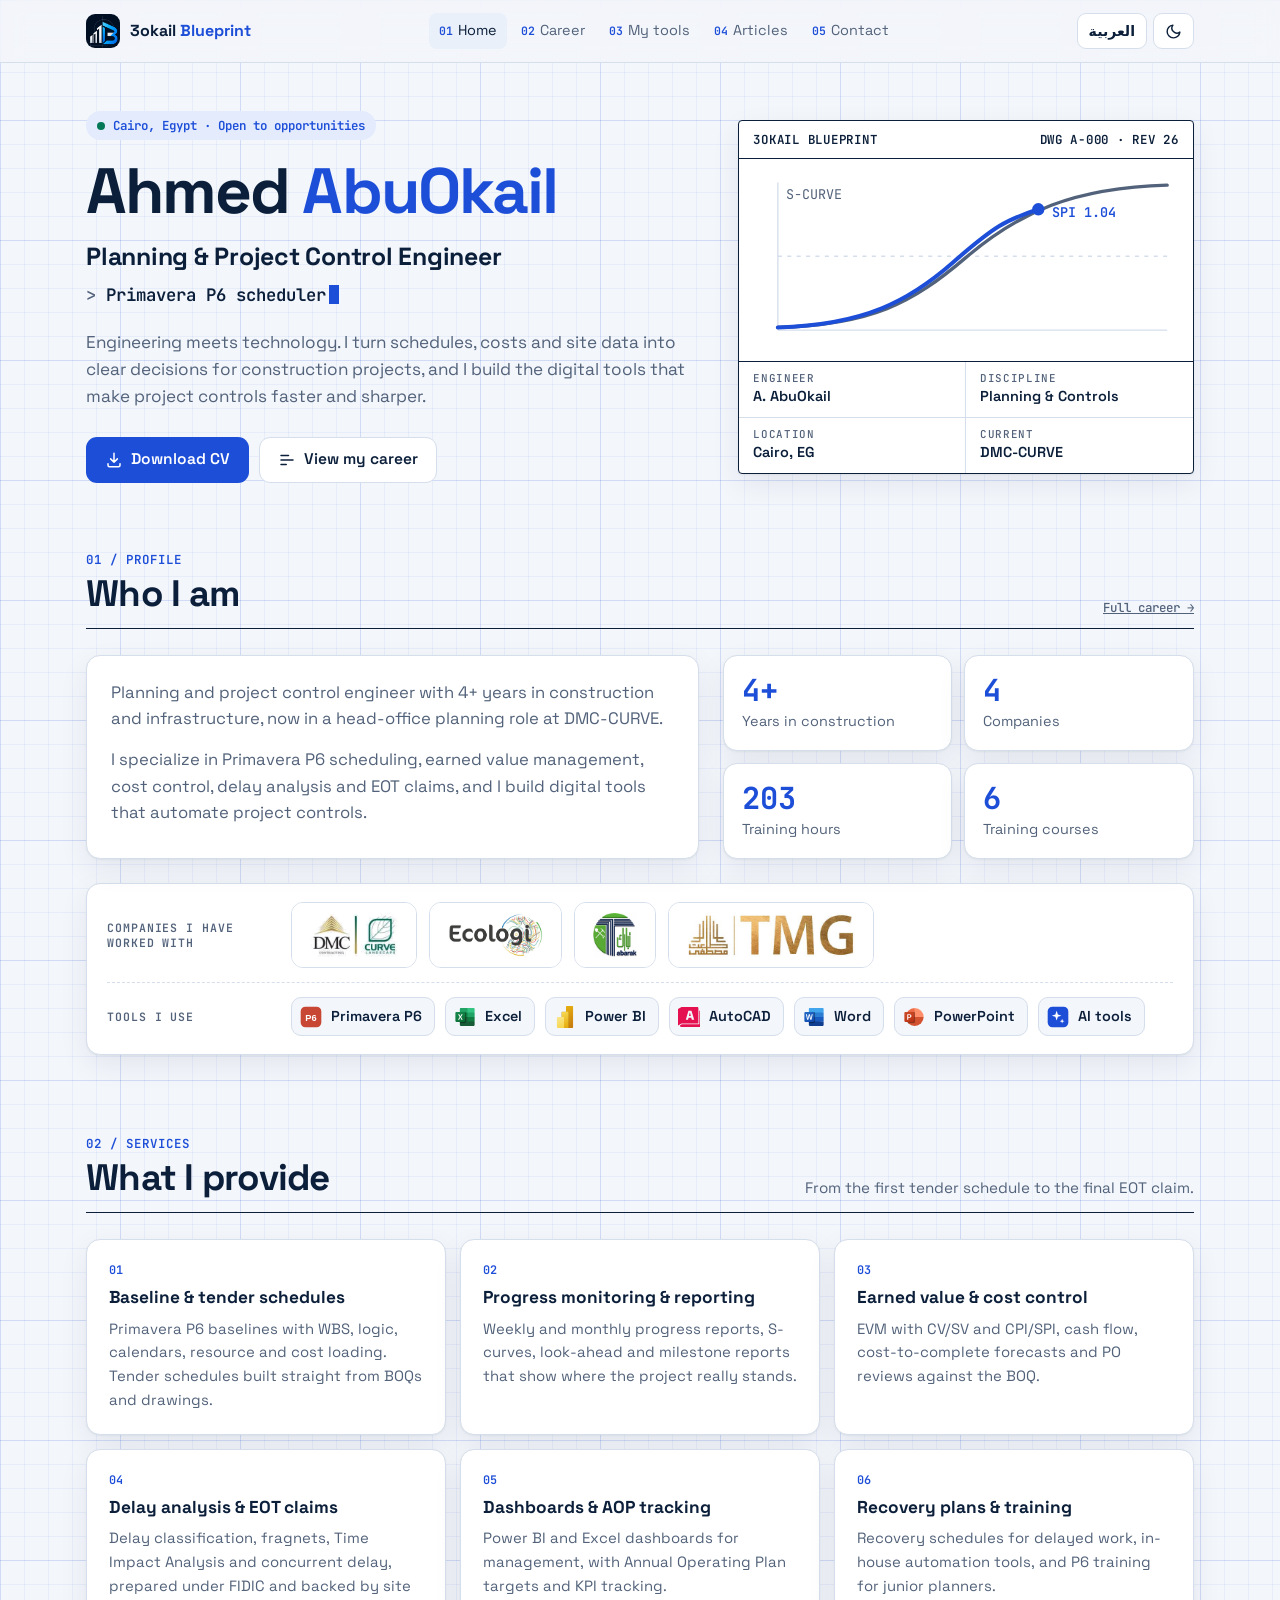
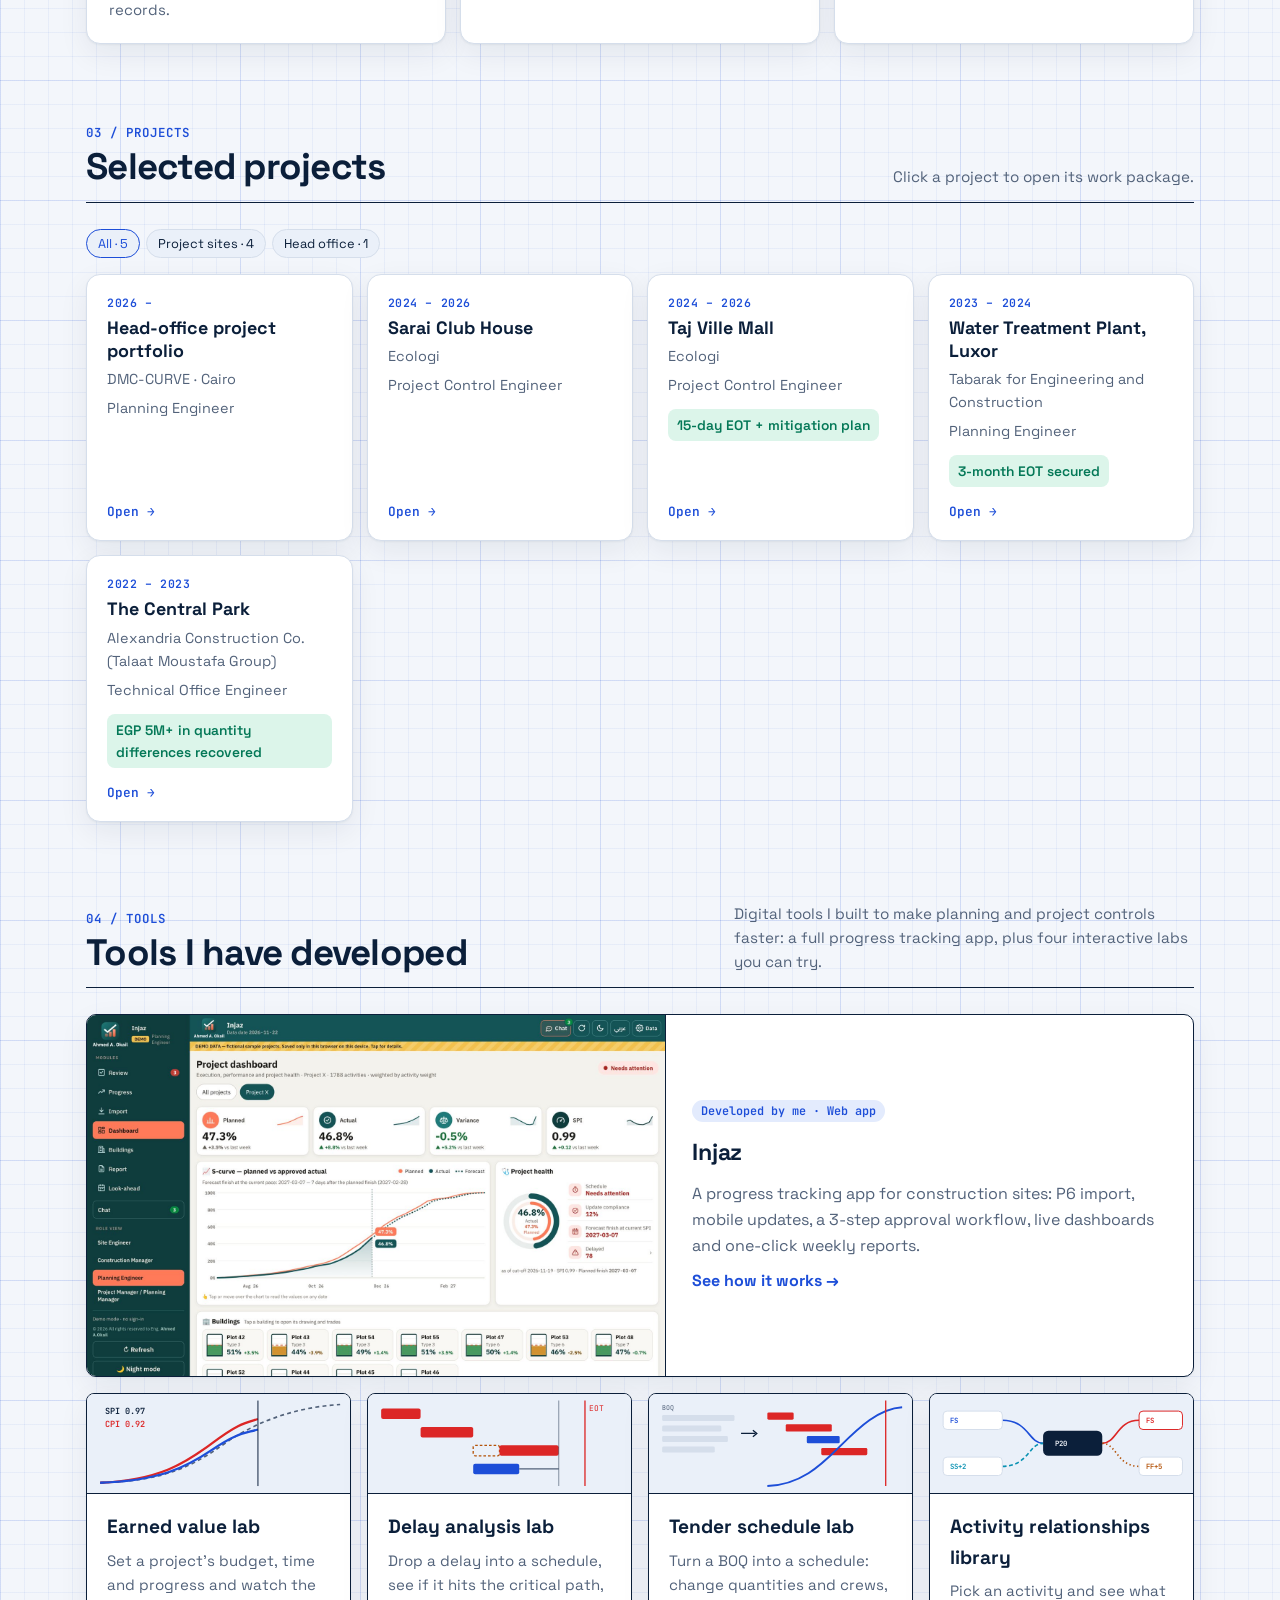
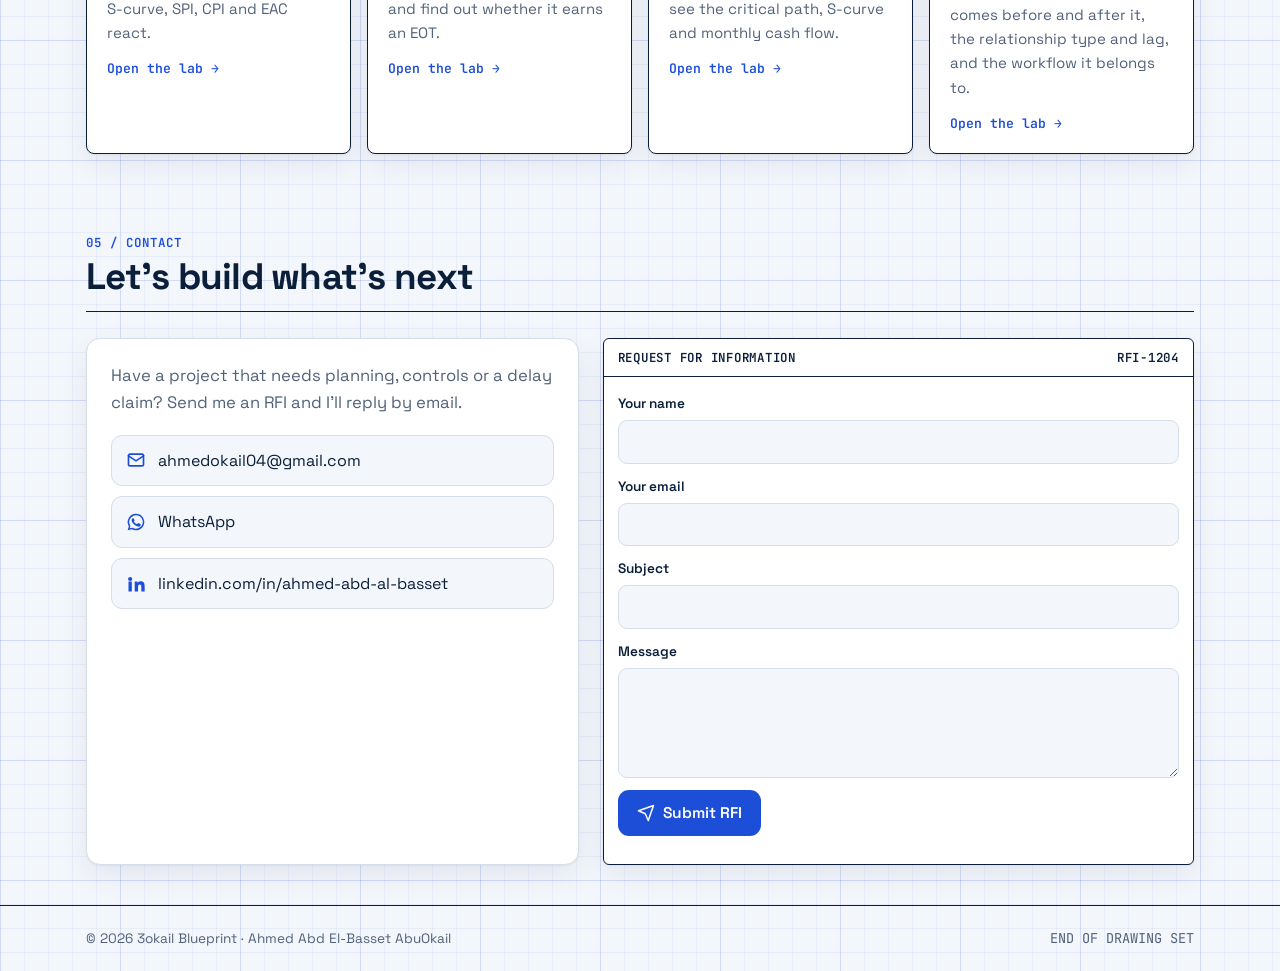
<file: index.html>
<!doctype html>
<html lang="en" dir="ltr">
<head>
<meta charset="utf-8">
<meta name="viewport" content="width=device-width, initial-scale=1">
<title>Ahmed AbuOkail · Planning & Project Control Engineer</title>
<meta name="description" content="3okail Blueprint: Ahmed AbuOkail, Planning & Project Control Engineer in Cairo. Primavera P6 scheduling, EVM, delay analysis and EOT claims.">
<meta property="og:title" content="Ahmed AbuOkail · Planning & Project Control Engineer">
<meta property="og:description" content="3okail Blueprint: Ahmed AbuOkail, Planning & Project Control Engineer in Cairo. Primavera P6 scheduling, EVM, delay analysis and EOT claims.">
<meta property="og:type" content="website">
<link rel="icon" type="image/png" href="assets/logo-mark.png">
<link rel="apple-touch-icon" href="assets/logo-mark.png">
<meta property="og:image" content="https://ahmed3okail.github.io/3okail-blueprint/assets/logo-full.png">
<meta property="og:url" content="https://ahmed3okail.github.io/3okail-blueprint/">
<link rel="canonical" href="https://ahmed3okail.github.io/3okail-blueprint/">
<meta name="theme-color" content="#021023">
<link rel="preconnect" href="https://fonts.googleapis.com">
<link rel="preconnect" href="https://fonts.gstatic.com" crossorigin>
<link href="https://fonts.googleapis.com/css2?family=Space+Grotesk:wght@400;500;600;700&family=JetBrains+Mono:wght@400;600&family=IBM+Plex+Sans+Arabic:wght@400;500;600;700&display=swap" rel="stylesheet">
<link rel="stylesheet" href="assets/site.css?v=22">
<script type="application/ld+json">
{"@context":"https://schema.org","@type":"Person","name":"Ahmed Abd El-Basset AbuOkail","alternateName":"Ahmed AbuOkail","jobTitle":"Planning and Project Control Engineer","url":"https://ahmed3okail.github.io/3okail-blueprint/","image":"https://ahmed3okail.github.io/3okail-blueprint/assets/logo-full.png","email":"mailto:ahmedokail04@gmail.com","address":{"@type":"PostalAddress","addressLocality":"Cairo","addressCountry":"EG"},"worksFor":{"@type":"Organization","name":"DMC-CURVE"},"alumniOf":{"@type":"CollegeOrUniversity","name":"Sohag University"},"knowsAbout":["Primavera P6","Planning and scheduling","Earned value management","Cost control","Delay analysis","Extension of Time claims","FIDIC"],"knowsLanguage":["ar","en"],"sameAs":["https://www.linkedin.com/in/ahmed-abd-al-basset"]}
</script>
</head>
<body data-page="home">

<div id="loader" aria-hidden="true"><img src="assets/logo-full.png" alt="" width="500" height="161"><div class="pc"><span id="ldPc">0</span>%</div><div class="bar"><i id="ldBar"></i></div></div>

<header class="top">
  <div class="wrap">
    <a class="brand" href="index.html"><img class="logo-img" src="assets/logo-mark.png" alt="3okail Blueprint logo" width="34" height="34"><span class="bt">3okail <span class="bt-b">Blueprint</span></span></a>
    <nav class="links" id="nav"></nav>
    <div class="controls">
      <button class="icon-btn" id="menuBtn" type="button" aria-label="Menu" aria-expanded="false"><svg width="18" height="18" viewBox="0 0 24 24" fill="none" stroke="currentColor" stroke-width="2" stroke-linecap="round"><path d="M4 7h16M4 12h16M4 17h16"/></svg></button>
      <button class="icon-btn" id="langBtn" type="button"></button>
      <button class="icon-btn" id="themeBtn" type="button" aria-label="Toggle dark mode"><svg width="17" height="17" viewBox="0 0 24 24" fill="none" stroke="currentColor" stroke-width="2" stroke-linecap="round" stroke-linejoin="round"><path d="M21 12.8A9 9 0 1 1 11.2 3a7 7 0 0 0 9.8 9.8Z"/></svg></button>
    </div>
  </div>
</header>

<main>
  <div class="hero">
    <div class="wrap">
      <div class="hero-grid">
        <div>
          <span class="tag"><span class="pulse"></span><span data-i="status"></span></span>
          <h1 data-h="heroName"></h1>
          <p class="role" data-i="jobTitle"></p>
          <p class="typer"><span class="mono">&gt; </span><b id="typed"></b><span class="caret"></span></p>
          <p class="lead" data-i="heroLead"></p>
          <div class="cta">
            <a class="btn btn-primary" href="assets/Ahmed-AbuOkail-CV.pdf" download><svg viewBox="0 0 24 24" fill="none" stroke="currentColor" stroke-width="2" stroke-linecap="round" stroke-linejoin="round"><path d="M12 3v12m0 0-4.5-4.5M12 15l4.5-4.5M4 17v2a2 2 0 0 0 2 2h12a2 2 0 0 0 2-2v-2"/></svg><span data-i="ctaCv"></span></a>
            <a class="btn btn-line" href="career.html"><svg viewBox="0 0 24 24" fill="none" stroke="currentColor" stroke-width="2" stroke-linecap="round"><path d="M4 6h10M4 12h16M4 18h7"/></svg><span data-i="ctaCareer"></span></a>
          </div>
        </div>
        <div class="titleblock reveal">
          <div class="tb-head"><span>3okail Blueprint</span><span class="no-l">DWG A-000 · REV 26</span></div>
          <div class="tb-chart">
            <svg viewBox="0 0 320 140" aria-hidden="true">
              <g stroke="var(--line)" stroke-width="1"><line x1="20" y1="120" x2="310" y2="120"/><line x1="20" y1="10" x2="20" y2="120"/><line x1="20" y1="65" x2="310" y2="65" stroke-dasharray="3 4"/></g>
              <path class="draw" fill="none" stroke="var(--muted)" stroke-width="2.5" stroke-linecap="round" d="M20 118 C 90 116, 120 100, 160 66 S 240 14, 310 12"/>
              <path class="draw" style="animation-delay:.9s" fill="none" stroke="var(--accent)" stroke-width="3" stroke-linecap="round" d="M20 118 C 85 116, 118 98, 150 70 S 190 38, 214 30"/>
              <circle cx="214" cy="30" r="5" fill="var(--accent)"><animate attributeName="r" values="4;7;4" dur="1.8s" repeatCount="indefinite"/></circle>
              <text x="26" y="22" font-family="JetBrains Mono" font-size="10" fill="var(--muted)">S-CURVE</text>
              <text x="224" y="36" font-family="JetBrains Mono" font-size="10" font-weight="600" fill="var(--accent)">SPI 1.04</text>
            </svg>
          </div>
          <div class="tb-rows">
            <div><small data-i="tbEng"></small><b data-i="tbEngV"></b></div>
            <div><small data-i="tbDisc"></small><b data-i="tbDiscV"></b></div>
            <div><small data-i="tbLoc"></small><b data-i="tbLocV"></b></div>
            <div><small data-i="tbNow"></small><b>DMC-CURVE</b></div>
          </div>
        </div>
      </div>
    </div>
  </div>

  <section id="profile">
    <div class="wrap">
      <div class="sheet reveal"><div><div class="no">01 / PROFILE</div><h2 data-i="profT"></h2></div><a class="hint" href="career.html" data-i="profMore"></a></div>
      <div class="about">
        <div class="panel reveal"><p data-i="about1"></p><p data-i="about2"></p></div>
        <div class="counters reveal" style="margin:0;grid-template-columns:1fr 1fr">
          <div class="counter"><b><span class="count" data-to="4">4</span>+</b><span data-i="cYears"></span></div>
          <div class="counter"><b class="count" data-to="4">4</b><span data-i="cCompanies"></span></div>
          <div class="counter"><b class="count" data-to="203">203</b><span data-i="cHours"></span></div>
          <div class="counter"><b class="count" data-to="6">6</b><span data-i="cCerts"></span></div>
        </div>
      </div>
      <div class="brands reveal">
        <div class="brow"><span class="blabel" data-i="coT"></span><div class="bl" id="coRow"></div></div>
        <div class="brow"><span class="blabel" data-i="toolT"></span><div class="bl" id="toolRow"></div></div>
      </div>
    </div>
  </section>

  <section id="services">
    <div class="wrap">
      <div class="sheet reveal"><div><div class="no">02 / SERVICES</div><h2 data-i="svcT"></h2></div><p data-i="svcP"></p></div>
      <div class="svc" id="svc"></div>
    </div>
  </section>

  <section id="projects">
    <div class="wrap">
      <div class="sheet reveal"><div><div class="no">03 / PROJECTS</div><h2 data-i="prjT"></h2></div><p data-i="prjP"></p></div>
      <div class="filters reveal" id="filters"></div>
      <div class="proj-grid" id="projGrid"></div>
    </div>
  </section>

  <section id="labs">
    <div class="wrap">
      <div class="sheet reveal"><div><div class="no">04 / TOOLS</div><h2 data-i="labsT"></h2></div><p data-i="labsP"></p></div>
      <a class="feat-app reveal" href="app.html"><img src="assets/app/dash.jpg?v=3" alt="Injaz app dashboard" loading="lazy"><div class="fa"><div><span class="chip" data-i="faK"></span></div><h3 data-i="appName"></h3><p data-i="faP"></p><span class="go" data-i="faGo"></span></div></a>
      <div style="height:16px"></div>
      <div class="labs">
        <a class="labcard reveal" href="evm.html">
          <svg viewBox="0 0 400 150" aria-hidden="true"><path d="M20 135 C 120 132, 160 110, 210 75 S 320 20, 385 16" fill="none" stroke="var(--muted)" stroke-width="2.5" stroke-dasharray="6 5"/><path d="M20 135 C 110 131, 150 105, 190 75 S 240 44, 260 38" fill="none" stroke="var(--crit)" stroke-width="3.5"/><path d="M20 135 C 110 132, 150 112, 190 85 S 240 60, 260 54" fill="none" stroke="var(--accent)" stroke-width="3.5"/><line x1="260" y1="10" x2="260" y2="140" stroke="var(--ink)" stroke-width="1.5"/><text x="28" y="30" font-family="JetBrains Mono" font-size="13" font-weight="600" fill="var(--ink)">SPI 0.97</text><text x="28" y="50" font-family="JetBrains Mono" font-size="13" font-weight="600" fill="var(--crit)">CPI 0.92</text></svg>
          <div class="lc"><h3 data-i="lab1T"></h3><p data-i="lab1P"></p><span class="go" data-i="labGo"></span></div>
        </a>
        <a class="labcard reveal" href="delay.html">
          <svg viewBox="0 0 400 150" aria-hidden="true"><rect x="20" y="22" width="60" height="16" rx="3" fill="var(--crit)"/><rect x="80" y="50" width="80" height="16" rx="3" fill="var(--crit)"/><rect x="160" y="78" width="40" height="16" rx="3" fill="none" stroke="var(--warn)" stroke-width="2" stroke-dasharray="4 3"/><rect x="200" y="78" width="90" height="16" rx="3" fill="var(--crit)"/><rect x="160" y="106" width="70" height="16" rx="3" fill="var(--accent)"/><line x1="230" y1="114" x2="290" y2="114" stroke="var(--muted)" stroke-width="2"/><line x1="290" y1="10" x2="290" y2="140" stroke="var(--ink)" stroke-opacity=".35" stroke-width="2"/><line x1="330" y1="10" x2="330" y2="140" stroke="var(--crit)" stroke-width="2"/><text x="336" y="26" font-family="JetBrains Mono" font-size="12" fill="var(--crit)">EOT</text></svg>
          <div class="lc"><h3 data-i="lab2T"></h3><p data-i="lab2P"></p><span class="go" data-i="labGo"></span></div>
        </a>

        <a class="labcard reveal" href="tender.html">
          <svg viewBox="0 0 400 150" aria-hidden="true"><g font-family="JetBrains Mono" font-size="10" fill="var(--muted)"><text x="20" y="24">BOQ</text></g><rect x="20" y="32" width="110" height="9" rx="2" fill="var(--line)"/><rect x="20" y="48" width="90" height="9" rx="2" fill="var(--line)"/><rect x="20" y="64" width="100" height="9" rx="2" fill="var(--line)"/><rect x="20" y="80" width="80" height="9" rx="2" fill="var(--line)"/><path d="M140 60 h22" stroke="var(--ink)" stroke-width="2"/><path d="M158 55 l6 5 -6 5" fill="none" stroke="var(--ink)" stroke-width="2"/><rect x="180" y="28" width="40" height="11" rx="2" fill="var(--crit)"/><rect x="208" y="46" width="70" height="11" rx="2" fill="var(--crit)"/><rect x="240" y="64" width="50" height="11" rx="2" fill="var(--accent)"/><rect x="262" y="82" width="70" height="11" rx="2" fill="var(--crit)"/><path d="M180 140 C 230 138, 260 110, 290 80 S 350 22, 385 20" fill="none" stroke="var(--accent)" stroke-width="3"/><line x1="360" y1="10" x2="360" y2="140" stroke="var(--crit)" stroke-width="2"/></svg>
          <div class="lc"><h3 data-i="lab3T"></h3><p data-i="lab3P"></p><span class="go" data-i="labGo"></span></div>
        </a>
        <a class="labcard reveal" href="logic.html">
          <svg viewBox="0 0 400 150" aria-hidden="true"><g fill="none" stroke-width="2.5"><path d="M110 40 C 150 40, 150 75, 172 75" stroke="var(--accent)"/><path d="M110 110 C 150 110, 150 75, 172 75" stroke="var(--accent-2)" stroke-dasharray="6 4"/><path d="M262 75 C 284 75, 284 40, 318 40" stroke="var(--crit)"/><path d="M262 75 C 284 75, 284 110, 318 110" stroke="var(--warn)" stroke-dasharray="2 4"/></g><rect x="20" y="26" width="90" height="28" rx="6" fill="var(--surface)" stroke="var(--line)" stroke-width="1.5"/><rect x="20" y="96" width="90" height="28" rx="6" fill="var(--surface)" stroke="var(--line)" stroke-width="1.5"/><rect x="172" y="56" width="90" height="38" rx="8" fill="var(--ink)"/><rect x="318" y="26" width="66" height="28" rx="6" fill="var(--surface)" stroke="var(--crit)" stroke-width="1.5"/><rect x="318" y="96" width="66" height="28" rx="6" fill="var(--surface)" stroke="var(--line)" stroke-width="1.5"/><g font-family="JetBrains Mono" font-size="11" font-weight="600"><text x="30" y="44" fill="var(--accent)">FS</text><text x="30" y="114" fill="var(--accent-2)">SS+2</text><text x="190" y="79" fill="var(--bg)">P20</text><text x="328" y="44" fill="var(--crit)">FS</text><text x="328" y="114" fill="var(--warn)">FF+5</text></g></svg>
          <div class="lc"><h3 data-i="lab4T"></h3><p data-i="lab4P"></p><span class="go" data-i="labGo"></span></div>
        </a>
      </div>
    </div>
  </section>

  <section id="contact">
    <div class="wrap">
      <div class="sheet reveal"><div><div class="no">05 / CONTACT</div><h2 data-i="contactT"></h2></div></div>
      <div class="contact">
        <div class="panel reveal">
          <p style="margin:0;color:var(--muted);font-size:1.04rem" data-i="contactP"></p>
          <div class="links-list">
            <a href="mailto:ahmedokail04@gmail.com"><svg viewBox="0 0 24 24" fill="none" stroke="currentColor" stroke-width="2" stroke-linecap="round" stroke-linejoin="round"><rect x="3" y="5" width="18" height="14" rx="2"/><path d="m3 7 9 6 9-6"/></svg>ahmedokail04@gmail.com</a>
            <a href="https://wa.me/201146902535" target="_blank" rel="noopener"><svg viewBox="0 0 24 24" fill="currentColor"><path d="M12 2a10 10 0 0 0-8.6 15.1L2 22l5-1.3A10 10 0 1 0 12 2Zm0 18.2a8.2 8.2 0 0 1-4.2-1.2l-.3-.2-3 .8.8-2.9-.2-.3A8.2 8.2 0 1 1 12 20.2Zm4.5-6.1c-.2-.1-1.5-.7-1.7-.8s-.4-.1-.6.1-.7.8-.8 1-.3.2-.5.1a6.7 6.7 0 0 1-3.3-2.9c-.3-.4.3-.4.7-1.4.1-.2 0-.3 0-.4l-.8-1.8c-.2-.5-.4-.4-.6-.4h-.5a1 1 0 0 0-.7.3 3 3 0 0 0-.9 2.2 5.2 5.2 0 0 0 1.1 2.8 11.9 11.9 0 0 0 4.6 4c1.7.7 2.3.8 3.2.7a2.7 2.7 0 0 0 1.8-1.3 2.2 2.2 0 0 0 .2-1.3c-.1-.1-.3-.2-.5-.3Z"/></svg>WhatsApp</a>
            <a href="https://www.linkedin.com/in/ahmed-abd-al-basset" target="_blank" rel="noopener"><svg viewBox="0 0 24 24" fill="currentColor"><path d="M4.98 3.5a2.5 2.5 0 1 1 0 5 2.5 2.5 0 0 1 0-5ZM3 9h4v12H3V9Zm7 0h3.8v1.7h.05c.53-1 1.83-2.05 3.77-2.05 4.03 0 4.78 2.65 4.78 6.1V21h-4v-5.5c0-1.3-.02-3-1.83-3-1.84 0-2.12 1.43-2.12 2.9V21h-4V9Z"/></svg>linkedin.com/in/ahmed-abd-al-basset</a>
          </div>
        </div>
        <form class="rfi reveal" id="rfi" action="https://api.web3forms.com/submit" method="POST">
          <input type="hidden" name="access_key" value="b0b9e95a-a13c-451d-9714-da2daa3ec7c9"><input type="hidden" name="subject" value="[RFI] 3okail Blueprint website"><input type="checkbox" name="botcheck" class="hp" tabindex="-1" autocomplete="off" aria-hidden="true">
          <div class="rfi-head"><span data-i="rfiHead"></span><span id="rfiNo">RFI</span></div>
          <div class="rfi-body">
            <label><span data-i="fName"></span><input id="fName" name="name" required autocomplete="name"></label>
            <label><span data-i="fEmail"></span><input id="fEmail" name="email" type="email" required autocomplete="email" dir="ltr"></label>
            <label><span data-i="fSubj"></span><input id="fSubj" name="topic" required></label>
            <label><span data-i="fMsg"></span><textarea id="fMsg" name="message" required></textarea></label>
            <button class="btn btn-primary" type="submit" style="justify-self:start"><svg viewBox="0 0 24 24" fill="none" stroke="currentColor" stroke-width="2" stroke-linecap="round" stroke-linejoin="round"><path d="m22 2-7 20-4-9-9-4 20-7Z"/></svg><span data-i="fSend"></span></button>
            <p class="hint" id="fStatus" role="status" style="margin:0"></p>
          </div>
        </form>
      </div>
    </div>
  </section>
</main>

<div class="modal" id="modal" role="dialog" aria-modal="true" aria-labelledby="mTitle">
  <div class="box">
    <div class="mh"><span id="mNo"></span><button class="icon-btn" id="mClose" type="button" aria-label="Close">✕</button></div>
    <div class="mb" id="mBody"></div>
    <div class="mf"><button class="btn btn-line" id="mPrev" type="button"></button><button class="btn btn-line" id="mNext" type="button"></button></div>
  </div>
</div>

<footer><div class="wrap"><span>© <span id="yr">2026</span> 3okail Blueprint · <span data-i="fullName"></span></span><span class="mono"><span id="visits" hidden></span><span class="no-l">END OF DRAWING SET</span></span></div></footer>

<script src="assets/site.js?v=22"></script>
<script>
(function(){
"use strict";
var S=window.Site, $=S.$, esc=S.esc, t=S.t;
var T={
en:{
 status:'Cairo, Egypt · Open to opportunities', heroName:'Ahmed <em>AbuOkail</em>',
 jobTitle:'Planning & Project Control Engineer',
 typed:['Primavera P6 scheduler','EVM & cost control','Delay analysis & EOT claims'],
 heroLead:'Engineering meets technology. I turn schedules, costs and site data into clear decisions for construction projects, and I build the digital tools that make project controls faster and sharper.',
 ctaCareer:'View my career', ctaCv:'Download CV',
 tbEng:'Engineer', tbEngV:'A. AbuOkail', tbDisc:'Discipline', tbDiscV:'Planning & Controls', tbLoc:'Location', tbLocV:'Cairo, EG', tbNow:'Current',
 profT:'Who I am', profMore:'Full career →',
 about1:'Planning and project control engineer with 4+ years in construction and infrastructure, now in a head-office planning role at DMC-CURVE.',
 about2:'I specialize in Primavera P6 scheduling, earned value management, cost control, delay analysis and EOT claims, and I build digital tools that automate project controls.',
 cYears:'Years in construction', cCompanies:'Companies', cHours:'Training hours', cCerts:'Training courses',
 svcT:'What I provide', svcP:'From the first tender schedule to the final EOT claim.',
 svc:[['Baseline & tender schedules','Primavera P6 baselines with WBS, logic, calendars, resource and cost loading. Tender schedules built straight from BOQs and drawings.'],
      ['Progress monitoring & reporting','Weekly and monthly progress reports, S-curves, look-ahead and milestone reports that show where the project really stands.'],
      ['Earned value & cost control','EVM with CV/SV and CPI/SPI, cash flow, cost-to-complete forecasts and PO reviews against the BOQ.'],
      ['Delay analysis & EOT claims','Delay classification, fragnets, Time Impact Analysis and concurrent delay, prepared under FIDIC and backed by site records.'],
      ['Dashboards & AOP tracking','Power BI and Excel dashboards for management, with Annual Operating Plan targets and KPI tracking.'],
      ['Recovery plans & training','Recovery schedules for delayed work, in-house automation tools, and P6 training for junior planners.']],
 prjT:'Selected projects', prjP:'Click a project to open its work package.',
 filters:[['all','All'],['site','Project sites'],['office','Head office']],
 open:'Open →', result:'Result', prev:'← Previous', next:'Next →', role:'Role',
 appName:'Injaz', faK:'Developed by me · Web app', faP:'A progress tracking app for construction sites: P6 import, mobile updates, a 3-step approval workflow, live dashboards and one-click weekly reports.', faGo:'See how it works →',
 labsT:'Tools I have developed', labsP:'Digital tools I built to make planning and project controls faster: a full progress tracking app, plus four interactive labs you can try.',
 lab1T:'Earned value lab', lab1P:'Set a project\'s budget, time and progress and watch the S-curve, SPI, CPI and EAC react.',
 lab2T:'Delay analysis lab', lab2P:'Drop a delay into a schedule, see if it hits the critical path, and find out whether it earns an EOT.',
 lab3T:'Tender schedule lab', lab3P:'Turn a BOQ into a schedule: change quantities and crews, see the critical path, S-curve and monthly cash flow.',
 lab4T:'Activity relationships library', lab4P:'Pick an activity and see what comes before and after it, the relationship type and lag, and the workflow it belongs to.',
 labGo:'Open the lab →',
 contactT:'Let\'s build what\'s next', contactP:'Have a project that needs planning, controls or a delay claim? Send me an RFI and I\'ll reply by email.',
 rfiHead:'Request for information', fName:'Your name', fEmail:'Your email', fSubj:'Subject', fMsg:'Message', fSend:'Submit RFI', fSending:'Sending…', fOk:'Thanks! Your RFI was sent. I\'ll reply by email soon.', fErr:'Sending failed. Please email me at ahmedokail04@gmail.com or message me on WhatsApp.', fGmail:'Opening Gmail to send your RFI. Not using Gmail? Email ahmedokail04@gmail.com or use WhatsApp.'
},
ar:{
 status:'القاهرة، مصر · متاح لفرص جديدة', heroName:'أحمد <em>أبوعقيل</em>',
 jobTitle:'مهندس تخطيط ومراقبة مشروعات',
 typed:['جدولة على Primavera P6','القيمة المكتسبة ومراقبة التكاليف','تحليل التأخير ومطالبات تمديد المدة'],
 heroLead:'بحوّل البرامج الزمنية والتكاليف وبيانات الموقع لأرقام واضحة تساعد الإدارة تاخد القرار، وبطوّر أدوات رقمية تخلي متابعة المشروعات أسرع وأدق.',
 ctaCareer:'مسيرتي المهنية', ctaCv:'تحميل الـ CV',
 tbEng:'المهندس', tbEngV:'م. أحمد أبوعقيل', tbDisc:'التخصص', tbDiscV:'تخطيط ومراقبة', tbLoc:'الموقع', tbLocV:'القاهرة', tbNow:'الحالي',
 profT:'من أنا', profMore:'← المسيرة كاملة',
 about1:'مهندس تخطيط ومراقبة مشروعات بخبرة تزيد على 4 سنوات في المقاولات والبنية التحتية، وأعمل حاليًا في إدارة التخطيط بالمكتب الرئيسي لشركة DMC-CURVE.',
 about2:'متخصص في الجدولة على Primavera P6، وإدارة القيمة المكتسبة، ومراقبة التكاليف، وتحليل التأخيرات ومطالبات تمديد المدة، وبطوّر أدوات رقمية تسرّع شغل التخطيط والمتابعة.',
 cYears:'سنوات خبرة', cCompanies:'شركات', cHours:'ساعة تدريب', cCerts:'كورسات',
 svcT:'خدماتي', svcP:'من برنامج المناقصة لحد مطالبة تمديد المدة.',
 svc:[['البرامج الأساسية وبرامج المناقصات','برامج أساسية على Primavera P6 بهيكل WBS والعلاقات والتقويمات وتحميل الموارد والتكاليف، وبرامج مناقصات مبنية مباشرة من جداول الكميات والرسومات.'],
      ['متابعة التقدم والتقارير','تقارير تقدم أسبوعية وشهرية، ومنحنيات S، وبرامج قصيرة المدى وتقارير Milestones توضح موقف المشروع الحقيقي.'],
      ['القيمة المكتسبة ومراقبة التكاليف','EVM بمؤشرات CV/SV و CPI/SPI، والتدفق النقدي، وتوقعات تكلفة الإنجاز، ومراجعة أوامر الشراء مقابل جدول الكميات.'],
      ['تحليل التأخير ومطالبات تمديد المدة','تصنيف التأخيرات، وFragnets، وتحليل الأثر الزمني، والتأخير المتزامن، وفق FIDIC ومدعومة بسجلات الموقع.'],
      ['لوحات المتابعة وخطة AOP','لوحات متابعة على Power BI و Excel للإدارة، مع متابعة مستهدفات خطة التشغيل السنوية ومؤشرات الأداء.'],
      ['خطط تعويض التأخير والتدريب','خطط لتعويض التأخير في الأعمال المتأخرة، وأدوات داخلية تسرّع التقارير، وتدريب مهندسي التخطيط الجدد على P6.']],
 prjT:'مشروعات مختارة', prjP:'اضغط على أي مشروع وشوف دوري فيه.',
 filters:[['all','الكل'],['site','مواقع المشروعات'],['office','المكتب الرئيسي']],
 open:'← التفاصيل', result:'النتيجة', prev:'→ السابق', next:'التالي ←', role:'الدور',
 appName:'إنجاز', faK:'من تطويري · تطبيق ويب', faP:'تطبيق لمتابعة تقدم مواقع الإنشاءات: استيراد من P6، وتحديث من الموبايل، واعتماد على 3 خطوات، ولوحات متابعة لحظية، وتقرير أسبوعي بضغطة واحدة.', faGo:'← شوف بيشتغل إزاي',
 labsT:'أدوات طورتها', labsP:'أدوات رقمية بنيتها علشان التخطيط ومراقبة المشروعات يبقوا أسرع: تطبيق كامل لمتابعة التقدم، و4 أدوات تفاعلية تقدر تجربها.',
 lab1T:'أداة القيمة المكتسبة', lab1P:'حدّد ميزانية المشروع ومدته ونسبة الإنجاز وشوف منحنى S و SPI و CPI و EAC بيتغيروا.',
 lab2T:'أداة تحليل التأخير', lab2P:'أضف تأخير في برنامج زمني، وشوف هل يأثر على المسار الحرج، وهل يستحق تمديد مدة.',
 lab3T:'أداة برنامج المناقصة', lab3P:'حوّل جدول الكميات لبرنامج زمني: غيّر الكميات والأطقم، وشوف المسار الحرج ومنحنى S والتدفق النقدي الشهري.',
 lab4T:'مكتبة العلاقات بين الأنشطة', lab4P:'اختار نشاط وشوف إيه اللي قبله وإيه اللي بعده، ونوع العلاقة والـ Lag، والـ Workflow اللي هو جزء منه.',
 labGo:'← جرّب الأداة',
 contactT:'تواصل معي', contactP:'عندك مشروع محتاج تخطيط أو مراقبة أو مطالبة تأخير؟ ابعتلي رسالة وهرد عليك بالإيميل.',
 rfiHead:'رسالة جديدة', fName:'اسمك', fEmail:'بريدك الإلكتروني', fSubj:'الموضوع', fMsg:'الرسالة', fSend:'إرسال', fSending:'جارٍ الإرسال…', fOk:'شكرًا! رسالتك وصلت، وهرد عليك بالإيميل قريب.', fErr:'الإرسال فشل. ابعتلي على ahmedokail04@gmail.com أو كلمني واتساب.', fGmail:'بيتفتح Gmail لإرسال رسالتك. لو مش بتستخدم Gmail ابعت على ahmedokail04@gmail.com أو كلمني واتساب.'
}};

var projects=[
 {id:'dmc',cat:'office',k:'2026 –',name:{en:'Head-office project portfolio',ar:'محفظة مشروعات المكتب الرئيسي'},org:{en:'DMC-CURVE · Cairo',ar:'DMC-CURVE · القاهرة'},role:{en:'Planning Engineer',ar:'مهندس تخطيط'},period:{en:'Apr 2026 – Present',ar:'أبريل 2026 – الآن'},
  pts:{en:['Baseline schedules in Primavera P6 for multiple projects in tender and execution stages.','Tender schedules from BOQs, milestones and drawings, with cost loading and S-curves.','Annual Operating Plan (AOP) targets, KPIs and monthly management dashboards.','Recovery plans for delayed activities and in-house tools that automate reporting.'],
       ar:['برامج أساسية على Primavera P6 لعدة مشروعات في مرحلتي المناقصة والتنفيذ.','برامج مناقصات من جداول الكميات والـ Milestones والرسومات مع تحميل التكاليف ومنحنيات S.','مستهدفات خطة التشغيل السنوية ومؤشرات الأداء ولوحات متابعة شهرية للإدارة.','خطط لتعويض التأخير في الأنشطة المتأخرة، وأدوات داخلية تسرّع التقارير.']}},
 {id:'sarai',cat:'site',k:'2024 – 2026',name:{en:'Sarai Club House',ar:'Sarai Club House'},org:{en:'Ecologi',ar:'Ecologi'},role:{en:'Project Control Engineer',ar:'مهندس مراقبة مشروعات'},period:{en:'Nov 2024 – Apr 2026',ar:'نوفمبر 2024 – أبريل 2026'},
  pts:{en:['Built and updated the Primavera P6 baseline and schedule.','Weekly and monthly progress reports for management.','Delay analysis and EOT claim preparation backed by site records.','Cost reports on budget, actuals, variances and forecasts.'],
       ar:['إعداد وتحديث البرنامج الأساسي والبرنامج الزمني على Primavera P6.','تقارير تقدم أسبوعية وشهرية للإدارة.','تحليل التأخير وإعداد مطالبة تمديد المدة مدعومة بسجلات الموقع.','تقارير تكلفة عن الميزانية والفعلي والانحرافات والتوقعات.']}},
 {id:'taj',res:{en:'15-day EOT + mitigation plan',ar:'تمديد 15 يوم + خطة تصحيحية'},resL:{en:'Prepared the time claim that secured a 15-day EOT on a 6-month project, and built the project\'s mitigation plan.',ar:'أعددت المطالبة الزمنية التي حصلت بها على تمديد 15 يوم في مشروع مدته 6 شهور، وأعددت الخطة التصحيحية (Mitigation Plan) للمشروع.'},cat:'site',k:'2024 – 2026',name:{en:'Taj Ville Mall',ar:'Taj Ville Mall'},org:{en:'Ecologi',ar:'Ecologi'},role:{en:'Project Control Engineer',ar:'مهندس مراقبة مشروعات'},period:{en:'Nov 2024 – Apr 2026',ar:'نوفمبر 2024 – أبريل 2026'},
  pts:{en:['Schedule baseline and periodic updates in Primavera P6.','Purchase order review against the budget and approved BOQ.','Petty cash, manpower and equipment monitoring against cost codes.','Coordination with contractors and stakeholders for reporting data.'],
       ar:['البرنامج الأساسي والتحديثات الدورية على Primavera P6.','مراجعة أوامر الشراء مقابل الميزانية وجدول الكميات المعتمد.','متابعة العُهد والعمالة والمعدات مقابل أكواد التكلفة.','التنسيق مع المقاولين والأطراف المعنية لبيانات التقارير.']}},
 {id:'tab',res:{en:'3-month EOT secured',ar:'تمديد مدة 3 شهور'},resL:{en:'Prepared the time claim that secured a 3-month Extension of Time (EOT).',ar:'أعددت المطالبة الزمنية التي حصلت بها على تمديد مدة 3 شهور (EOT).'},cat:'site',k:'2023 – 2024',name:{en:'Water Treatment Plant, Luxor',ar:'محطة معالجة مياه بالأقصر'},org:{en:'Tabarak for Engineering and Construction',ar:'تبارك للهندسة والمقاولات'},role:{en:'Planning Engineer',ar:'مهندس تخطيط'},period:{en:'Dec 2023 – Nov 2024',ar:'ديسمبر 2023 – نوفمبر 2024'},
  pts:{en:['Detailed Primavera P6 schedules and critical path tracking.','Earned value analysis to measure project performance.','Weekly and monthly progress reports presented to management.','Support for delay analysis and EOT claims.'],
       ar:['برامج زمنية تفصيلية على Primavera P6 ومتابعة المسار الحرج.','تحليل القيمة المكتسبة لقياس أداء المشروع.','تقارير تقدم أسبوعية وشهرية تُعرض على الإدارة.','دعم تحليل التأخير ومطالبات تمديد المدة.']}},
 {id:'cp',res:{en:'EGP 5M+ in quantity differences recovered',ar:'استرجاع فروق كميات +5 مليون جنيه'},resL:{en:'Reviewed quantity surveys and recovered quantity differences worth more than EGP 5 million in the owner\'s interim payment certificates.',ar:'راجعت حصر الكميات واسترجعت فروق كميات بقيمة تتجاوز 5 مليون جنيه في مستخلصات المالك.'},cat:'site',k:'2022 – 2023',name:{en:'The Central Park',ar:'The Central Park'},org:{en:'Alexandria Construction Co. (Talaat Moustafa Group)',ar:'شركة الإسكندرية للإنشاءات (مجموعة طلعت مصطفى)'},role:{en:'Technical Office Engineer',ar:'مهندس مكتب فني'},period:{en:'Sep 2022 – Dec 2023',ar:'سبتمبر 2022 – ديسمبر 2023'},
  pts:{en:['Shop drawings and quantity surveys for subcontractor invoices.','RFIs and material submittals for compliance with specifications.','Daily, weekly and monthly progress reports and coordination between trades.'],
       ar:['الرسومات التنفيذية وحصر الكميات لمستخلصات مقاولي الباطن.','طلبات الاستفسار (RFI) واعتمادات المواد حسب المواصفات.','تقارير التقدم اليومية والأسبوعية والشهرية والتنسيق بين التخصصات.']}}
];
var filter='all', shown=[], mIdx=-1;

function renderSvc(){
  $('svc').innerHTML=t('svc').map(function(s,i){return '<div class="panel"><div class="no2">0'+(i+1)+'</div><h3>'+esc(s[0])+'</h3><p>'+esc(s[1])+'</p></div>'}).join('');
}
function renderProjects(){
  $('filters').innerHTML=t('filters').map(function(f){var n=f[0]==='all'?projects.length:projects.filter(function(p){return p.cat===f[0]}).length;return '<button type="button" class="pill'+(filter===f[0]?' on':'')+'" data-f="'+f[0]+'">'+esc(f[1])+' · '+n+'</button>'}).join('');
  shown=projects.filter(function(p){return filter==='all'||p.cat===filter});
  var L=S.lang;
  $('projGrid').innerHTML=shown.map(function(p,i){return '<button type="button" class="proj" data-i2="'+i+'"><span class="k">'+p.k+'</span><h3>'+esc(p.name[L])+'</h3><span class="o">'+esc(p.org[L])+'</span><span class="o">'+esc(p.role[L])+'</span>'+(p.res?'<span class="res">'+esc(p.res[L])+'</span>':'')+'<span class="more">'+esc(t('open'))+'</span></button>'}).join('');
}
function openModal(i){
  mIdx=(i+shown.length)%shown.length; var p=shown[mIdx], L=S.lang;
  $('mNo').textContent=(mIdx+1)+' / '+shown.length;
  $('mBody').innerHTML='<h3 id="mTitle">'+esc(p.name[L])+'</h3><p style="color:var(--muted);margin:0 0 10px">'+esc(p.org[L])+'</p><span class="chip">'+esc(t('role'))+': '+esc(p.role[L])+'</span><span class="chip">'+esc(p.period[L])+'</span>'+(p.resL?'<div class="verdict good" style="margin-top:14px"><b>'+esc(t('result'))+':</b> '+esc(p.resL[L])+'</div>':'')+'<ul>'+p.pts[L].map(function(x){return '<li>'+esc(x)+'</li>'}).join('')+'</ul>';
  $('mPrev').textContent=t('prev'); $('mNext').textContent=t('next');
  $('modal').classList.add('open'); $('mClose').focus();
}
function closeModal(){$('modal').classList.remove('open');mIdx=-1}
$('filters').addEventListener('click',function(e){var b=e.target.closest('[data-f]');if(!b)return;filter=b.getAttribute('data-f');renderProjects()});
$('projGrid').addEventListener('click',function(e){var b=e.target.closest('[data-i2]');if(b)openModal(+b.getAttribute('data-i2'))});
$('mClose').onclick=closeModal; $('mPrev').onclick=function(){openModal(mIdx-1)}; $('mNext').onclick=function(){openModal(mIdx+1)};
$('modal').addEventListener('click',function(e){if(e.target===this)closeModal()});
document.addEventListener('keydown',function(e){if(mIdx<0)return;if(e.key==='Escape')closeModal();if(e.key==='ArrowRight')openModal(mIdx+(S.lang==='ar'?-1:1));if(e.key==='ArrowLeft')openModal(mIdx+(S.lang==='ar'?1:-1))});

var typer=(function(){var w=0,c=0,del=false,timer;function tick(){var words=t('typed'),word=words[w%words.length];
  c+=del?-1:1;$('typed').textContent=word.slice(0,c);var wait=del?30:60;
  if(!del&&c>=word.length){del=true;wait=1800}else if(del&&c<=0){del=false;w++;wait=300}
  timer=setTimeout(tick,wait)}return{reset:function(){clearTimeout(timer);w=0;c=0;del=false;tick()}}})();

/* Contact form: set W3F_KEY to the Web3Forms access key to deliver messages straight to the inbox. */
var W3F_KEY='b0b9e95a-a13c-451d-9714-da2daa3ec7c9';
$('rfi').addEventListener('submit',function(ev){ev.preventDefault();
  var n=$('fName').value.trim(),em=$('fEmail').value.trim(),sj=$('fSubj').value.trim(),m=$('fMsg').value.trim(),st=$('fStatus'),btn=this.querySelector('button[type=submit]');
  if(!W3F_KEY){
    var url='https://mail.google.com/mail/?view=cm&fs=1&to=ahmedokail04@gmail.com&su='+encodeURIComponent('[RFI] '+sj)+'&body='+encodeURIComponent(m+'\n\n— '+n+' ('+em+')');
    window.open(url,'_blank','noopener'); st.textContent=t('fGmail'); return;
  }
  btn.disabled=true; st.textContent=t('fSending');
  fetch('https://api.web3forms.com/submit',{method:'POST',headers:{'Content-Type':'application/json',Accept:'application/json'},
    body:JSON.stringify({access_key:W3F_KEY,subject:'[RFI] '+sj,from_name:'3okail Blueprint website',name:n,email:em,message:m,botcheck:''})})
  .then(function(r){return r.json()}).then(function(d){if(!d.success)throw 0;st.textContent=t('fOk');ev.target.reset()})
  .catch(function(){st.textContent=t('fErr')}).then(function(){btn.disabled=false});
});
var d=new Date(); $('rfiNo').textContent='RFI-'+String(d.getMonth()+1).padStart(2,'0')+String(d.getDate()).padStart(2,'0');

S.init({T:T,render:function(){renderSvc();renderProjects();typer.reset();if(mIdx>=0)openModal(mIdx)}});

/* loader: runs once per visit */
var ld=$('loader'), seen=false;
try{seen=sessionStorage.getItem('ld')==='1';sessionStorage.setItem('ld','1')}catch(e){}
if(seen||matchMedia('(prefers-reduced-motion: reduce)').matches){ld.classList.add('done')}
else{var st=null;requestAnimationFrame(function f(ts){if(st===null)st=ts;var p=Math.min((ts-st)/900,1),v=Math.round(p*100);$('ldPc').textContent=v;$('ldBar').style.width=v+'%';if(p<1)requestAnimationFrame(f);else setTimeout(function(){ld.classList.add('done')},150)})}
setTimeout(function(){ld.classList.add('done')},2500);
})();
</script>
<script data-goatcounter="https://3okail-blueprint.goatcounter.com/count" async src="//gc.zgo.at/count.js"></script>
</body>
</html>
</file>
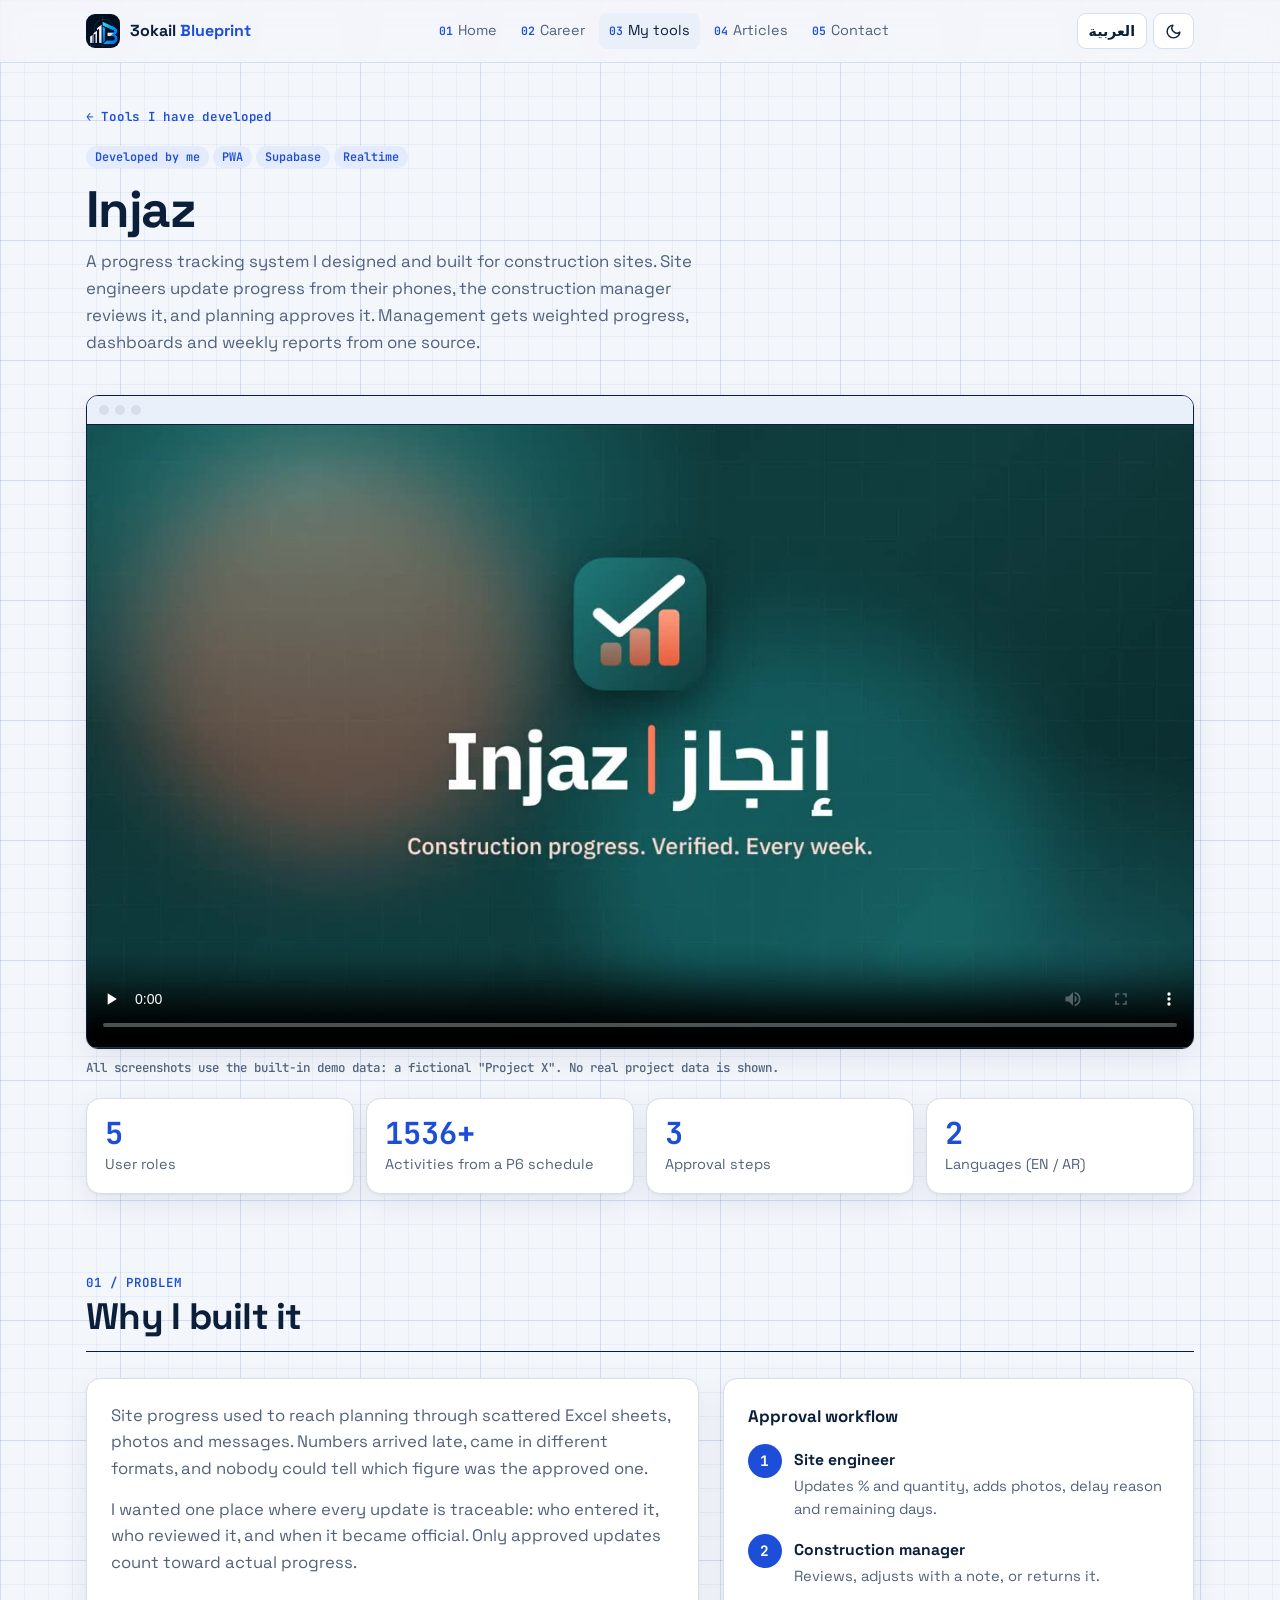
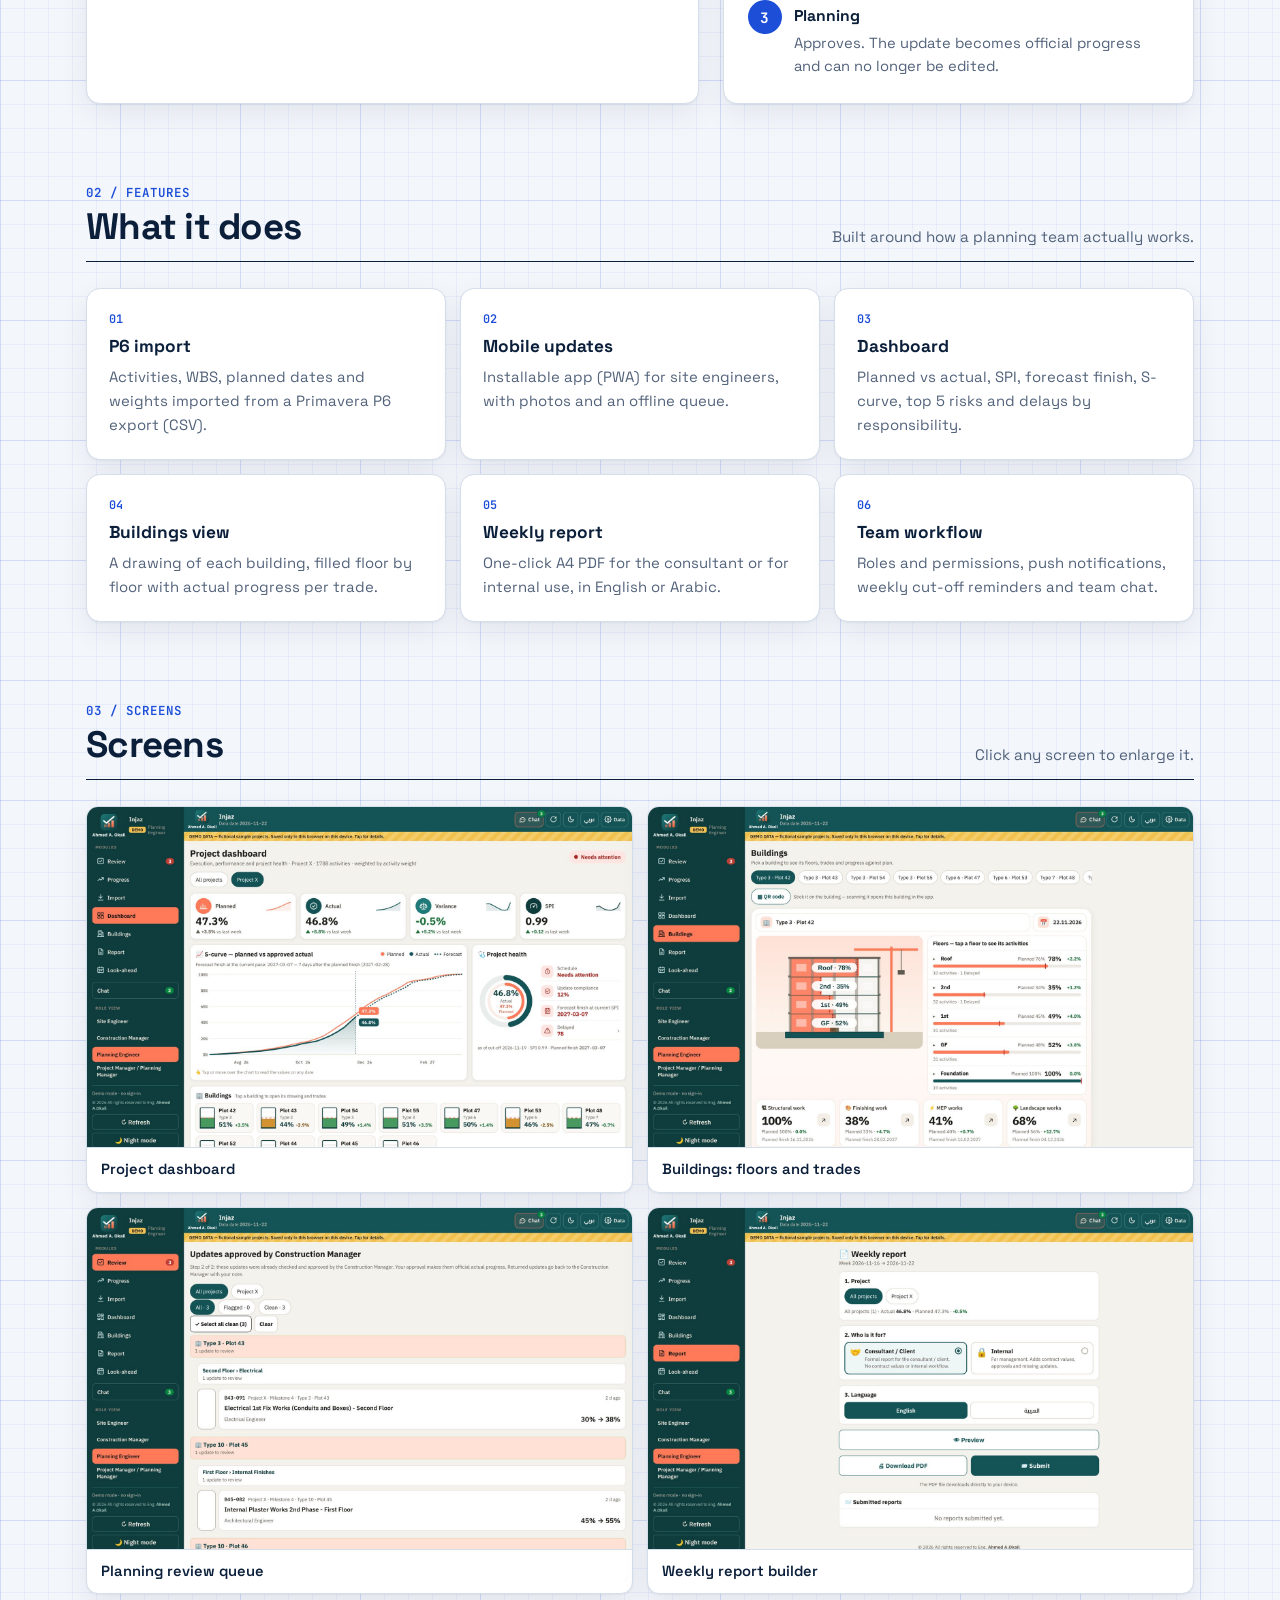
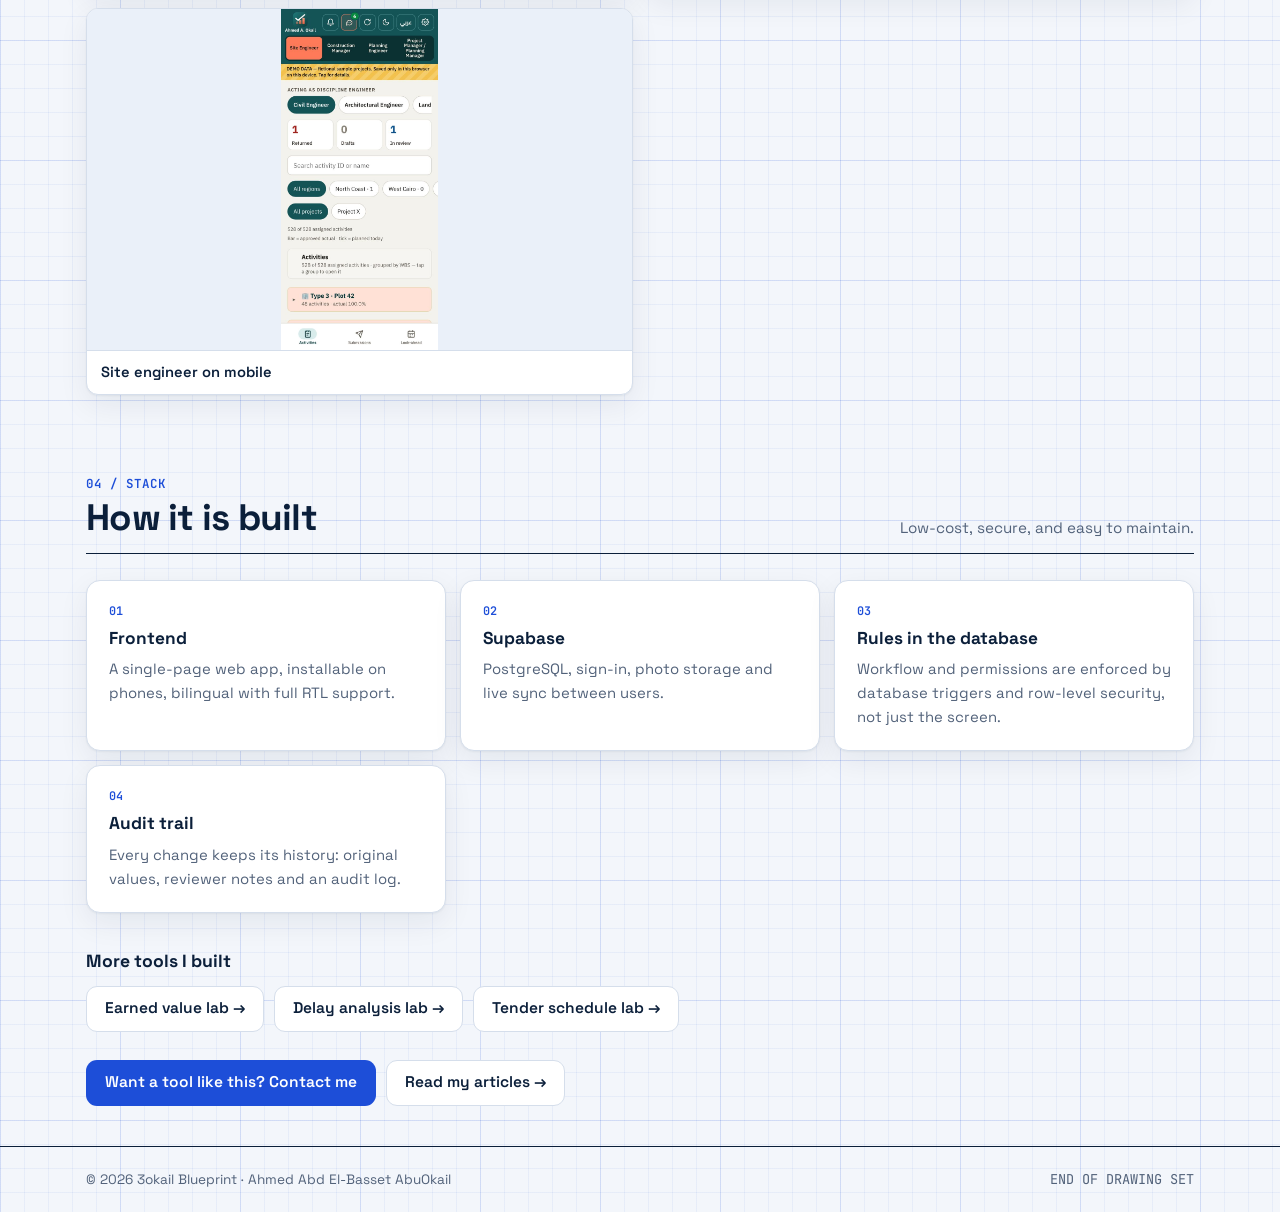
<file: app.html>
<!doctype html>
<html lang="en" dir="ltr">
<head>
<meta charset="utf-8">
<meta name="viewport" content="width=device-width, initial-scale=1">
<title>Injaz (إنجاز) · Ahmed AbuOkail</title>
<meta name="description" content="Injaz (إنجاز): a construction progress tracking app built by Ahmed AbuOkail. P6 import, mobile updates, approval workflow, dashboards and weekly reports.">
<meta property="og:title" content="Injaz (إنجاز) · Ahmed AbuOkail">
<meta property="og:description" content="Injaz (إنجاز): a construction progress tracking app built by Ahmed AbuOkail. P6 import, mobile updates, approval workflow, dashboards and weekly reports.">
<meta property="og:type" content="website">
<link rel="icon" type="image/png" href="assets/logo-mark.png">
<link rel="apple-touch-icon" href="assets/logo-mark.png">
<meta property="og:image" content="https://ahmed3okail.github.io/3okail-blueprint/assets/logo-full.png">
<meta property="og:url" content="https://ahmed3okail.github.io/3okail-blueprint/app.html">
<link rel="canonical" href="https://ahmed3okail.github.io/3okail-blueprint/app.html">
<meta name="theme-color" content="#021023">
<link rel="preconnect" href="https://fonts.googleapis.com">
<link rel="preconnect" href="https://fonts.gstatic.com" crossorigin>
<link href="https://fonts.googleapis.com/css2?family=Space+Grotesk:wght@400;500;600;700&family=JetBrains+Mono:wght@400;600&family=IBM+Plex+Sans+Arabic:wght@400;500;600;700&display=swap" rel="stylesheet">
<link rel="stylesheet" href="assets/site.css?v=22">
</head>
<body data-page="app">

<header class="top">
  <div class="wrap">
    <a class="brand" href="index.html"><img class="logo-img" src="assets/logo-mark.png" alt="3okail Blueprint logo" width="34" height="34"><span class="bt">3okail <span class="bt-b">Blueprint</span></span></a>
    <nav class="links" id="nav"></nav>
    <div class="controls">
      <button class="icon-btn" id="menuBtn" type="button" aria-label="Menu" aria-expanded="false"><svg width="18" height="18" viewBox="0 0 24 24" fill="none" stroke="currentColor" stroke-width="2" stroke-linecap="round"><path d="M4 7h16M4 12h16M4 17h16"/></svg></button>
      <button class="icon-btn" id="langBtn" type="button"></button>
      <button class="icon-btn" id="themeBtn" type="button" aria-label="Toggle dark mode"><svg width="17" height="17" viewBox="0 0 24 24" fill="none" stroke="currentColor" stroke-width="2" stroke-linecap="round" stroke-linejoin="round"><path d="M21 12.8A9 9 0 1 1 11.2 3a7 7 0 0 0 9.8 9.8Z"/></svg></button>
    </div>
  </div>
</header>

<main>
  <div class="subhero"><div class="wrap">
    <a class="crumb" href="index.html#labs" data-i="back"></a>
    <div class="app-kicker"><span class="chip" data-i="kick"></span><span class="chip">PWA</span><span class="chip">Supabase</span><span class="chip">Realtime</span></div>
    <h1 data-i="appName"></h1><p data-i="pP"></p>
  </div></div>

  <section id="shot">
    <div class="wrap">
      <figure class="app-hero reveal">
        <div class="frame"><span></span><span></span><span></span></div>
        <video controls playsinline preload="none" poster="assets/app/injaz-promo.jpg" width="1280" height="720" aria-label="Injaz promo video"><source src="assets/app/injaz-promo.mp4" type="video/mp4"></video>
      </figure>
      <p class="hint app-note" data-i="note"></p>
      <div class="counters reveal">
        <div class="counter"><b class="count" data-to="5">0</b><span data-i="k1"></span></div>
        <div class="counter"><b><span class="count" data-to="1700">0</span>+</b><span data-i="k2"></span></div>
        <div class="counter"><b class="count" data-to="3">0</b><span data-i="k3"></span></div>
        <div class="counter"><b class="count" data-to="2">0</b><span data-i="k4"></span></div>
      </div>
    </div>
  </section>

  <section id="why">
    <div class="wrap">
      <div class="sheet reveal"><div><div class="no">01 / PROBLEM</div><h2 data-i="probT"></h2></div></div>
      <div class="about">
        <div class="panel reveal"><p data-i="prob1"></p><p data-i="prob2"></p></div>
        <div class="panel reveal flow-panel"><h3 data-i="flowT"></h3><ol class="flow" id="flow"></ol></div>
      </div>
    </div>
  </section>

  <section id="feat">
    <div class="wrap">
      <div class="sheet reveal"><div><div class="no">02 / FEATURES</div><h2 data-i="featT"></h2></div><p data-i="featP"></p></div>
      <div class="svc" id="feats"></div>
    </div>
  </section>

  <section id="screens">
    <div class="wrap">
      <div class="sheet reveal"><div><div class="no">03 / SCREENS</div><h2 data-i="scrT"></h2></div><p data-i="scrP"></p></div>
      <div class="gallery" id="gal"></div>
    </div>
  </section>

  <section id="stack">
    <div class="wrap">
      <div class="sheet reveal"><div><div class="no">04 / STACK</div><h2 data-i="stT"></h2></div><p data-i="stP"></p></div>
      <div class="svc" id="stk"></div>
      <h3 class="more-t" data-i="moreT"></h3>
      <div class="nextlinks" style="margin-top:10px"><a class="btn btn-line" href="evm.html" data-i="goEvm"></a><a class="btn btn-line" href="delay.html" data-i="goDelay"></a><a class="btn btn-line" href="tender.html" data-i="goTender"></a></div>
      <div class="nextlinks"><a class="btn btn-primary" href="index.html#contact" data-i="goContact"></a><a class="btn btn-line" href="articles.html" data-i="goArt"></a></div>
    </div>
  </section>

<div class="lightbox" id="lb" hidden><button class="icon-btn" id="lbX" type="button" aria-label="Close">✕</button><img id="lbImg" alt=""></div>
</main>

<footer><div class="wrap"><span>© <span id="yr">2026</span> 3okail Blueprint · <span data-i="fullName"></span></span><span class="mono"><span id="visits" hidden></span><span class="no-l">END OF DRAWING SET</span></span></div></footer>

<script src="assets/site.js?v=22"></script>
<script>
(function(){
"use strict";
var S=window.Site, $=S.$, esc=S.esc, t=S.t;
var T={
en:{appName:'Injaz',kick:'Developed by me', pP:'A progress tracking system I designed and built for construction sites. Site engineers update progress from their phones, the construction manager reviews it, and planning approves it. Management gets weighted progress, dashboards and weekly reports from one source.',
 note:'All screenshots use the built-in demo data: a fictional "Project X". No real project data is shown.',
 k1:'User roles', k2:'Activities from a P6 schedule', k3:'Approval steps', k4:'Languages (EN / AR)',
 probT:'Why I built it', prob1:'Site progress used to reach planning through scattered Excel sheets, photos and messages. Numbers arrived late, came in different formats, and nobody could tell which figure was the approved one.',
 prob2:'I wanted one place where every update is traceable: who entered it, who reviewed it, and when it became official. Only approved updates count toward actual progress.',
 flowT:'Approval workflow', flow:[['Site engineer','Updates % and quantity, adds photos, delay reason and remaining days.'],['Construction manager','Reviews, adjusts with a note, or returns it.'],['Planning','Approves. The update becomes official progress and can no longer be edited.']],
 featT:'What it does', featP:'Built around how a planning team actually works.',
 feats:[['P6 import','Activities, WBS, planned dates and weights imported from a Primavera P6 export (CSV).'],['Mobile updates','Installable app (PWA) for site engineers, with photos and an offline queue.'],['Dashboard','Planned vs actual, SPI, forecast finish, S-curve, top 5 risks and delays by responsibility.'],['Buildings view','A drawing of each building, filled floor by floor with actual progress per trade.'],['Weekly report','One-click A4 PDF for the consultant or for internal use, in English or Arabic.'],['Team workflow','Roles and permissions, push notifications, weekly cut-off reminders and team chat.']],
 scrT:'Screens', scrP:'Click any screen to enlarge it.',
 gal:[['dash','Project dashboard'],['bldg','Buildings: floors and trades'],['review','Planning review queue'],['report','Weekly report builder'],['mobile','Site engineer on mobile']],
 stT:'How it is built', stP:'Low-cost, secure, and easy to maintain.',
 stk:[['Frontend','A single-page web app, installable on phones, bilingual with full RTL support.'],['Supabase','PostgreSQL, sign-in, photo storage and live sync between users.'],['Rules in the database','Workflow and permissions are enforced by database triggers and row-level security, not just the screen.'],['Audit trail','Every change keeps its history: original values, reviewer notes and an audit log.']],
 back:'← Tools I have developed', moreT:'More tools I built', goEvm:'Earned value lab →', goDelay:'Delay analysis lab →', goTender:'Tender schedule lab →', goContact:'Want a tool like this? Contact me', goArt:'Read my articles →'},
ar:{appName:'إنجاز',kick:'من تطويري', pP:'نظام متابعة تقدم صمّمته وبنيته لمواقع الإنشاءات. مهندس الموقع يحدّث التقدم من موبايله، ومدير الإنشاءات يراجعه، والتخطيط يعتمده. والإدارة بتشوف التقدم الموزون ولوحات المتابعة والتقارير الأسبوعية من مصدر واحد.',
 note:'كل اللقطات من البيانات التجريبية الموجودة في التطبيق: مشروع وهمي اسمه "Project X". مفيش أي بيانات مشروع حقيقي.',
 k1:'أدوار مستخدمين', k2:'نشاط من برنامج P6', k3:'خطوات اعتماد', k4:'لغات (عربي / إنجليزي)',
 probT:'ليه عملته', prob1:'تقدم الموقع كان بيوصل للتخطيط من ملفات Excel متفرقة وصور ورسائل. الأرقام بتوصل متأخر، وبأشكال مختلفة، ومحدش يعرف أنهي رقم هو المعتمد.',
 prob2:'كنت عايز مكان واحد كل تحديث فيه واضح: مين دخّله، ومين راجعه، وإمتى بقى رسمي. والتحديثات المعتمدة بس هي اللي بتتحسب في التقدم الفعلي.',
 flowT:'خطوات الاعتماد', flow:[['مهندس الموقع','يحدّث النسبة والكمية، ويضيف صور وسبب التأخير والمدة المتبقية.'],['مدير الإنشاءات','يراجع، أو يعدّل مع ملاحظة، أو يرجّع التحديث.'],['التخطيط','يعتمد. التحديث يبقى تقدم رسمي وما ينفعش يتعدل بعد كده.']],
 featT:'بيعمل إيه', featP:'مبني على طريقة شغل فريق التخطيط الحقيقية.',
 feats:[['استيراد من P6','الأنشطة وهيكل WBS والتواريخ المخططة والأوزان بتتسحب من ملف مُصدَّر من Primavera P6 (CSV).'],['تحديث من الموبايل','تطبيق بيتثبت على الموبايل (PWA) لمهندسي الموقع، مع الصور وحفظ التحديثات من غير نت.'],['لوحة المتابعة','المخطط مقابل الفعلي، وSPI، وتاريخ الإنهاء المتوقع، ومنحنى S، وأعلى 5 مخاطر، والتأخيرات حسب المسؤول.'],['شاشة المباني','رسمة لكل مبنى بتتملى دور بدور بالتقدم الفعلي لكل تخصص.'],['التقرير الأسبوعي','PDF مقاس A4 بضغطة واحدة، للاستشاري أو للاستخدام الداخلي، بالعربي أو الإنجليزي.'],['شغل الفريق','أدوار وصلاحيات، وإشعارات على الموبايل، وتذكير بموعد التحديث الأسبوعي، وشات للفريق.']],
 scrT:'الشاشات', scrP:'دوس على أي شاشة علشان تكبّرها.',
 gal:[['dash','لوحة متابعة المشروع'],['bldg','المباني: الأدوار والتخصصات'],['review','قائمة مراجعة التخطيط'],['report','إعداد التقرير الأسبوعي'],['mobile','مهندس الموقع على الموبايل']],
 stT:'اتبنى إزاي', stP:'تكلفة قليلة، وآمن، وسهل في الصيانة.',
 stk:[['الواجهة','تطبيق ويب بصفحة واحدة، بيتثبت على الموبايل، وبلغتين مع دعم كامل للعربي.'],['Supabase','قاعدة بيانات PostgreSQL، وتسجيل دخول، وتخزين الصور، ومزامنة لحظية بين المستخدمين.'],['القواعد جوه قاعدة البيانات','خطوات الاعتماد والصلاحيات متطبقة في قاعدة البيانات نفسها مش في الشاشة بس.'],['سجل كامل','كل تعديل محفوظ تاريخه: القيم الأصلية، وملاحظات المراجع، وسجل تدقيق.']],
 back:'→ أدوات طورتها', moreT:'أدوات تانية طورتها', goEvm:'← أداة القيمة المكتسبة', goDelay:'← أداة تحليل التأخير', goTender:'← أداة برنامج المناقصة', goContact:'عايز أداة زي دي؟ تواصل معي', goArt:'← اقرأ مقالاتي'}};
function cards(id,arr){$(id).innerHTML=arr.map(function(m,i){return '<div class="panel reveal in"><div class="no2">0'+(i+1)+'</div><h3>'+esc(m[0])+'</h3><p>'+esc(m[1])+'</p></div>'}).join('')}
function render(){
  $('flow').innerHTML=t('flow').map(function(f,i){return '<li><b>'+(i+1)+'</b><div><h4>'+esc(f[0])+'</h4><p>'+esc(f[1])+'</p></div></li>'}).join('');
  cards('feats',t('feats')); cards('stk',t('stk'));
  $('gal').innerHTML=t('gal').map(function(g,i){return '<button type="button" class="shot'+(g[0]==='mobile'?' tall':'')+'" data-src="assets/app/'+g[0]+'.jpg"><img src="assets/app/'+g[0]+'.jpg" alt="'+esc(g[1])+'" loading="lazy"><span>'+esc(g[1])+'</span></button>'}).join('');
}
$('gal').addEventListener('click',function(e){var b=e.target.closest('[data-src]');if(!b)return;$('lbImg').src=b.getAttribute('data-src');$('lbImg').alt=b.querySelector('img').alt;$('lb').hidden=false;document.body.style.overflow='hidden'});
function closeLb(){$('lb').hidden=true;document.body.style.overflow=''}
$('lb').addEventListener('click',function(e){if(e.target.id!=='lbImg')closeLb()});
document.addEventListener('keydown',function(e){if(e.key==='Escape'&&!$('lb').hidden)closeLb()});
S.init({T:T,title:{en:'Injaz',ar:'إنجاز'},render:render});
})();
</script>
<script data-goatcounter="https://3okail-blueprint.goatcounter.com/count" async src="//gc.zgo.at/count.js"></script>
</body>
</html>
</file>
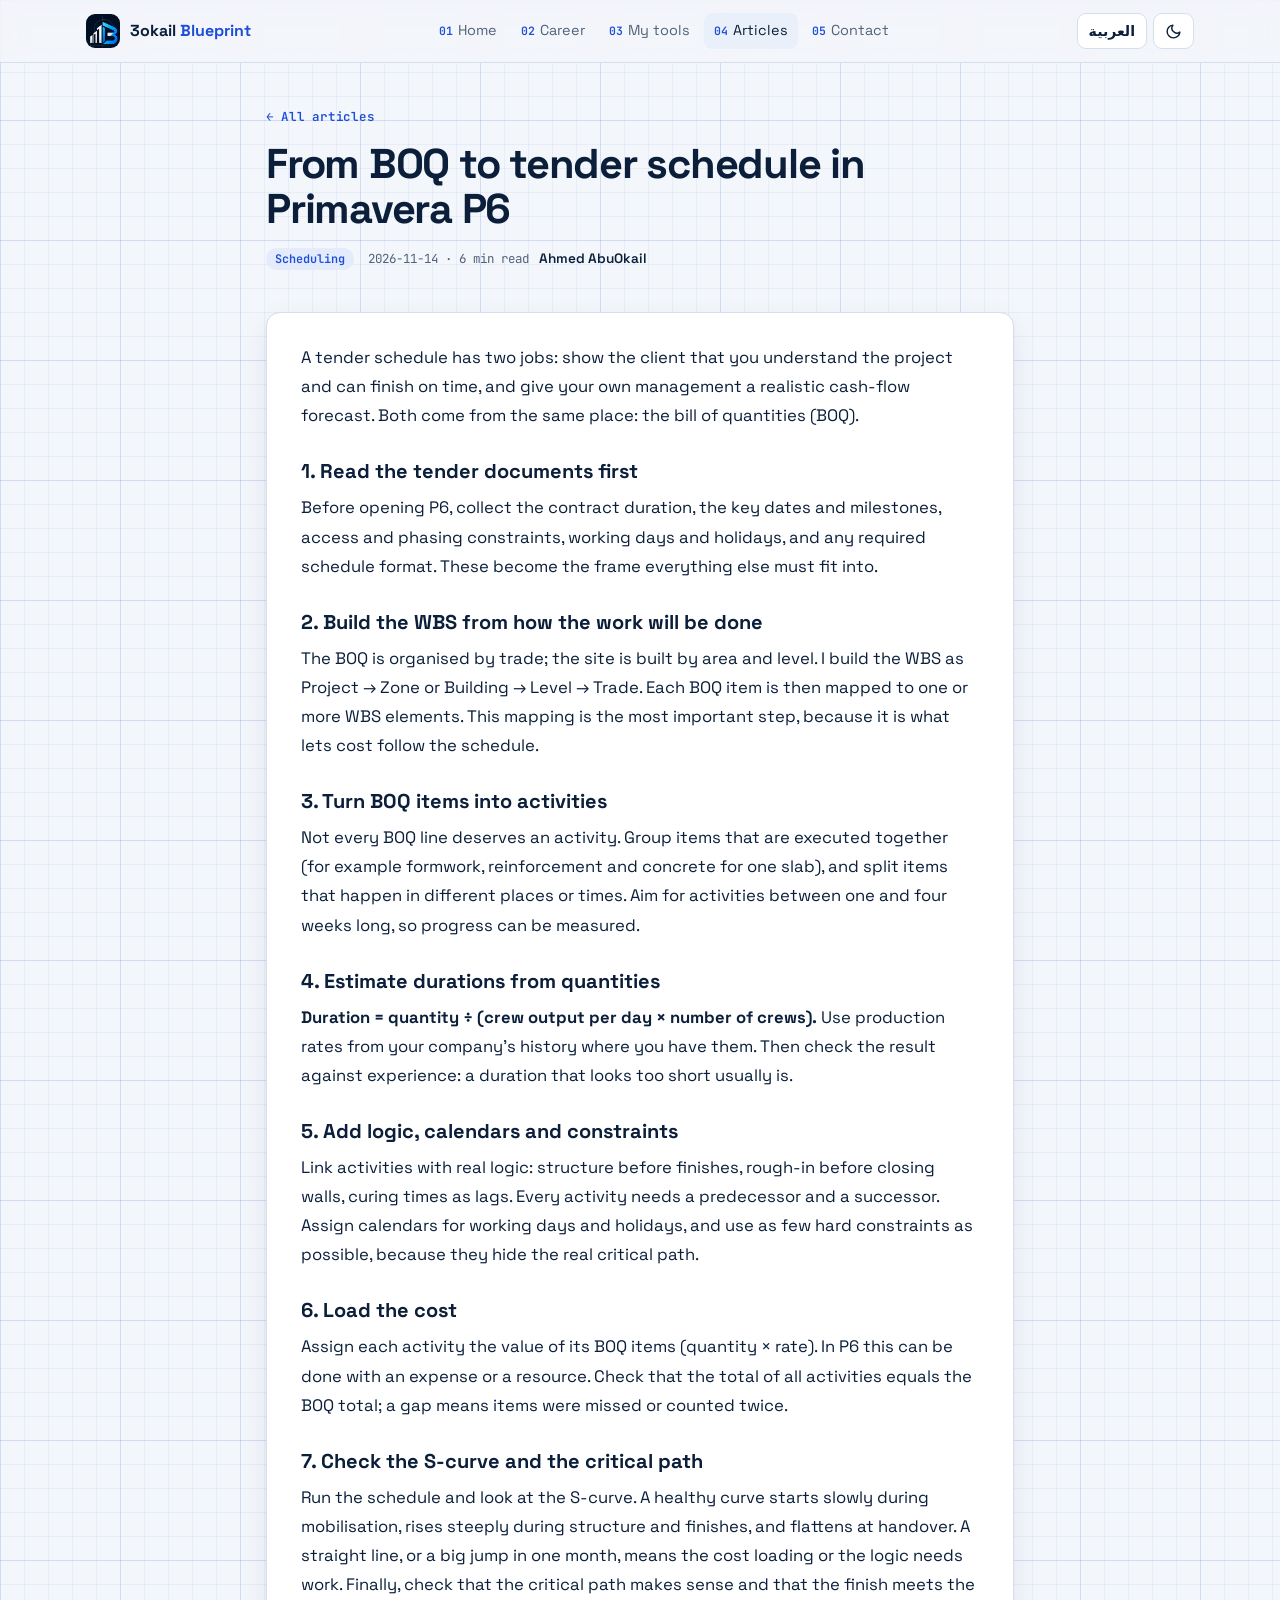
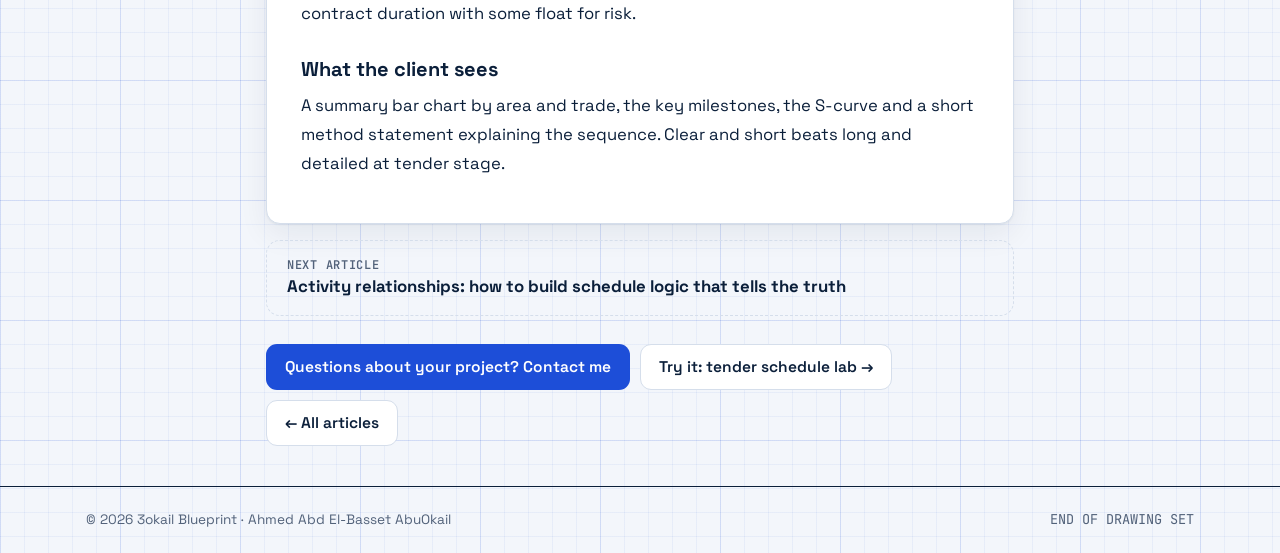
<file: article-boq.html>
<!doctype html>
<html lang="en" dir="ltr">
<head>
<meta charset="utf-8">
<meta name="viewport" content="width=device-width, initial-scale=1">
<title>From BOQ to tender schedule in Primavera P6</title>
<meta name="description" content="How I turn a bill of quantities, drawings and contract milestones into a cost-loaded tender schedule with a credible S-curve, in a few days.">
<meta property="og:title" content="From BOQ to tender schedule in Primavera P6">
<meta property="og:description" content="How I turn a bill of quantities, drawings and contract milestones into a cost-loaded tender schedule with a credible S-curve, in a few days.">
<meta property="og:type" content="article">
<link rel="icon" type="image/png" href="assets/logo-mark.png">
<link rel="apple-touch-icon" href="assets/logo-mark.png">
<meta property="og:image" content="https://ahmed3okail.github.io/3okail-blueprint/assets/logo-full.png">
<meta property="og:url" content="https://ahmed3okail.github.io/3okail-blueprint/article-boq.html">
<link rel="canonical" href="https://ahmed3okail.github.io/3okail-blueprint/article-boq.html">
<meta name="theme-color" content="#021023">
<link rel="preconnect" href="https://fonts.googleapis.com">
<link rel="preconnect" href="https://fonts.gstatic.com" crossorigin>
<link href="https://fonts.googleapis.com/css2?family=Space+Grotesk:wght@400;500;600;700&family=JetBrains+Mono:wght@400;600&family=IBM+Plex+Sans+Arabic:wght@400;500;600;700&display=swap" rel="stylesheet">
<link rel="stylesheet" href="assets/site.css?v=22">
</head>
<body data-page="articles">

<header class="top">
  <div class="wrap">
    <a class="brand" href="index.html"><img class="logo-img" src="assets/logo-mark.png" alt="3okail Blueprint logo" width="34" height="34"><span class="bt">3okail <span class="bt-b">Blueprint</span></span></a>
    <nav class="links" id="nav"></nav>
    <div class="controls">
      <button class="icon-btn" id="menuBtn" type="button" aria-label="Menu" aria-expanded="false"><svg width="18" height="18" viewBox="0 0 24 24" fill="none" stroke="currentColor" stroke-width="2" stroke-linecap="round"><path d="M4 7h16M4 12h16M4 17h16"/></svg></button>
      <button class="icon-btn" id="langBtn" type="button"></button>
      <button class="icon-btn" id="themeBtn" type="button" aria-label="Toggle dark mode"><svg width="17" height="17" viewBox="0 0 24 24" fill="none" stroke="currentColor" stroke-width="2" stroke-linecap="round" stroke-linejoin="round"><path d="M21 12.8A9 9 0 1 1 11.2 3a7 7 0 0 0 9.8 9.8Z"/></svg></button>
    </div>
  </div>
</header>

<main>
  <div class="subhero art-hero"><div class="wrap narrow">
    <a class="crumb" href="articles.html" data-i="all"></a>
    <h1 data-i="aT"></h1>
    <div class="art-meta"><span class="chip" data-i="meta"></span><span class="mono">2026-11-14 · 6 <span data-i="read"></span></span><span class="by" data-i="by"></span></div>
  </div></div>
  <section><div class="wrap narrow">
    <article class="article panel" data-h="aBody"></article>
    <a class="art-next" href="article-logic.html"><small data-i="next"></small><b data-i="nT"></b></a>
    <div class="nextlinks"><a class="btn btn-primary" href="index.html#contact" data-i="contact"></a><a class="btn btn-line" href="tender.html" data-i="tl"></a><a class="btn btn-line" href="articles.html" data-i="all"></a></div>
  </div></section>
</main>

<footer><div class="wrap"><span>© <span id="yr">2026</span> 3okail Blueprint · <span data-i="fullName"></span></span><span class="mono"><span id="visits" hidden></span><span class="no-l">END OF DRAWING SET</span></span></div></footer>

<script src="assets/site.js?v=22"></script>
<script>
(function(){"use strict";var S=window.Site;
var T={"en": {"aT": "From BOQ to tender schedule in Primavera P6", "aBody": "<p>A tender schedule has two jobs: show the client that you understand the project and can finish on time, and give your own management a realistic cash-flow forecast. Both come from the same place: the bill of quantities (BOQ).</p>\n<h2>1. Read the tender documents first</h2>\n<p>Before opening P6, collect the contract duration, the key dates and milestones, access and phasing constraints, working days and holidays, and any required schedule format. These become the frame everything else must fit into.</p>\n<h2>2. Build the WBS from how the work will be done</h2>\n<p>The BOQ is organised by trade; the site is built by area and level. I build the WBS as Project → Zone or Building → Level → Trade. Each BOQ item is then mapped to one or more WBS elements. This mapping is the most important step, because it is what lets cost follow the schedule.</p>\n<h2>3. Turn BOQ items into activities</h2>\n<p>Not every BOQ line deserves an activity. Group items that are executed together (for example formwork, reinforcement and concrete for one slab), and split items that happen in different places or times. Aim for activities between one and four weeks long, so progress can be measured.</p>\n<h2>4. Estimate durations from quantities</h2>\n<p><b>Duration = quantity ÷ (crew output per day × number of crews).</b> Use production rates from your company's history where you have them. Then check the result against experience: a duration that looks too short usually is.</p>\n<h2>5. Add logic, calendars and constraints</h2>\n<p>Link activities with real logic: structure before finishes, rough-in before closing walls, curing times as lags. Every activity needs a predecessor and a successor. Assign calendars for working days and holidays, and use as few hard constraints as possible, because they hide the real critical path.</p>\n<h2>6. Load the cost</h2>\n<p>Assign each activity the value of its BOQ items (quantity × rate). In P6 this can be done with an expense or a resource. Check that the total of all activities equals the BOQ total; a gap means items were missed or counted twice.</p>\n<h2>7. Check the S-curve and the critical path</h2>\n<p>Run the schedule and look at the S-curve. A healthy curve starts slowly during mobilisation, rises steeply during structure and finishes, and flattens at handover. A straight line, or a big jump in one month, means the cost loading or the logic needs work. Finally, check that the critical path makes sense and that the finish meets the contract duration with some float for risk.</p>\n<h2>What the client sees</h2>\n<p>A summary bar chart by area and trade, the key milestones, the S-curve and a short method statement explaining the sequence. Clear and short beats long and detailed at tender stage.</p>", "meta": "Scheduling", "read": "min read", "by": "Ahmed AbuOkail", "all": "← All articles", "next": "Next article", "nT": "Activity relationships: how to build schedule logic that tells the truth", "contact": "Questions about your project? Contact me", "tl": "Try it: tender schedule lab →"}, "ar": {"aT": "من جدول الكميات لبرنامج المناقصة على Primavera P6", "aBody": "<p>برنامج المناقصة ليه وظيفتين: يوضّح للعميل إنك فاهم المشروع وتقدر تخلّص في الميعاد، ويدي الإدارة عندك توقع واقعي للتدفق النقدي. والاتنين بيطلعوا من نفس المكان: جدول الكميات (BOQ).</p>\n<h2>1. اقرا مستندات المناقصة الأول</h2>\n<p>قبل ما تفتح P6، اجمع مدة العقد، والتواريخ والـ Milestones الأساسية، وقيود تسليم المواقع والمراحل، وأيام الشغل والإجازات، وأي شكل مطلوب للبرنامج. دي الإطار اللي كل حاجة لازم تتحط جواه.</p>\n<h2>2. ابنِ الـ WBS حسب طريقة التنفيذ</h2>\n<p>جدول الكميات متقسم بالتخصص، لكن الموقع بيتبني بالمنطقة والدور. فأنا ببني الـ WBS كده: المشروع، وبعده المنطقة أو المبنى، وبعده الدور، وبعده التخصص. وبعدين كل بند في جدول الكميات بيترتبط بعنصر أو أكتر في الـ WBS. والربط ده هو أهم خطوة، لأنه اللي بيخلي التكلفة تمشي مع البرنامج.</p>\n<h2>3. حوّل البنود لأنشطة</h2>\n<p>مش كل سطر في جدول الكميات محتاج نشاط. اجمع البنود اللي بتتنفذ مع بعض (زي الشدات والحديد والخرسانة لبلاطة واحدة)، وافصل البنود اللي بتتنفذ في أماكن أو أوقات مختلفة. وخلي الأنشطة ما بين أسبوع و4 أسابيع، علشان التقدم يتقاس.</p>\n<h2>4. احسب المدد من الكميات</h2>\n<p><b>المدة = الكمية ÷ (إنتاجية الطاقم في اليوم × عدد الأطقم).</b> استخدم معدلات إنتاج من تاريخ شركتك لو متاحة. وبعدين راجع النتيجة بخبرتك: المدة اللي شكلها قصيرة زيادة، غالباً فعلاً قصيرة زيادة.</p>\n<h2>5. ضيف العلاقات والتقويمات والقيود</h2>\n<p>اربط الأنشطة بعلاقات حقيقية: الهيكل قبل التشطيبات، والتأسيس قبل قفل الحوائط، ومدد المعالجة كـ Lag. كل نشاط لازم يكون ليه نشاط قبله ونشاط بعده. وحدّد تقويمات لأيام الشغل والإجازات، وقلّل القيود الثابتة على قد ما تقدر، لأنها بتخبي المسار الحرج الحقيقي.</p>\n<h2>6. حمّل التكلفة</h2>\n<p>ادّي كل نشاط قيمة البنود المرتبطة بيه (الكمية × الفئة). وعلى P6 ده ممكن يتعمل بـ Expense أو بمورد. واتأكد إن إجمالي كل الأنشطة بيساوي إجمالي جدول الكميات؛ أي فرق معناه إن فيه بنود اتنست أو اتحسبت مرتين.</p>\n<h2>7. راجع منحنى S والمسار الحرج</h2>\n<p>احسب البرنامج وبص على منحنى S. المنحنى السليم بيبدأ ببطء في فترة التجهيز، ويطلع بسرعة في الهيكل والتشطيبات، ويهدى عند التسليم. خط مستقيم، أو قفزة كبيرة في شهر واحد، معناه إن تحميل التكلفة أو العلاقات محتاجين مراجعة. وفي الآخر، اتأكد إن المسار الحرج منطقي، وإن الإنهاء جوه مدة العقد مع فائض بسيط للمخاطر.</p>\n<h2>اللي العميل بيشوفه</h2>\n<p>برنامج ملخص بالمناطق والتخصصات، والـ Milestones الأساسية، ومنحنى S، ووصف مختصر لطريقة التنفيذ يشرح التسلسل. في مرحلة المناقصة، الواضح والمختصر أحسن من الطويل والتفصيلي.</p>", "meta": "الجدولة", "read": "دقائق قراءة", "by": "أحمد أبوعقيل", "all": "→ كل المقالات", "next": "المقال التالي", "nT": "العلاقات بين الأنشطة: إزاي تبني Logic برنامجك يقول الحقيقة", "contact": "عندك سؤال عن مشروعك؟ تواصل معي", "tl": "← جرّبها: أداة برنامج المناقصة"}};
S.init({T:T,title:{en:"From BOQ to tender schedule in Primavera P6",ar:"من جدول الكميات لبرنامج المناقصة على Primavera P6"}});})();
</script>
<script data-goatcounter="https://3okail-blueprint.goatcounter.com/count" async src="//gc.zgo.at/count.js"></script>
</body>
</html>
</file>
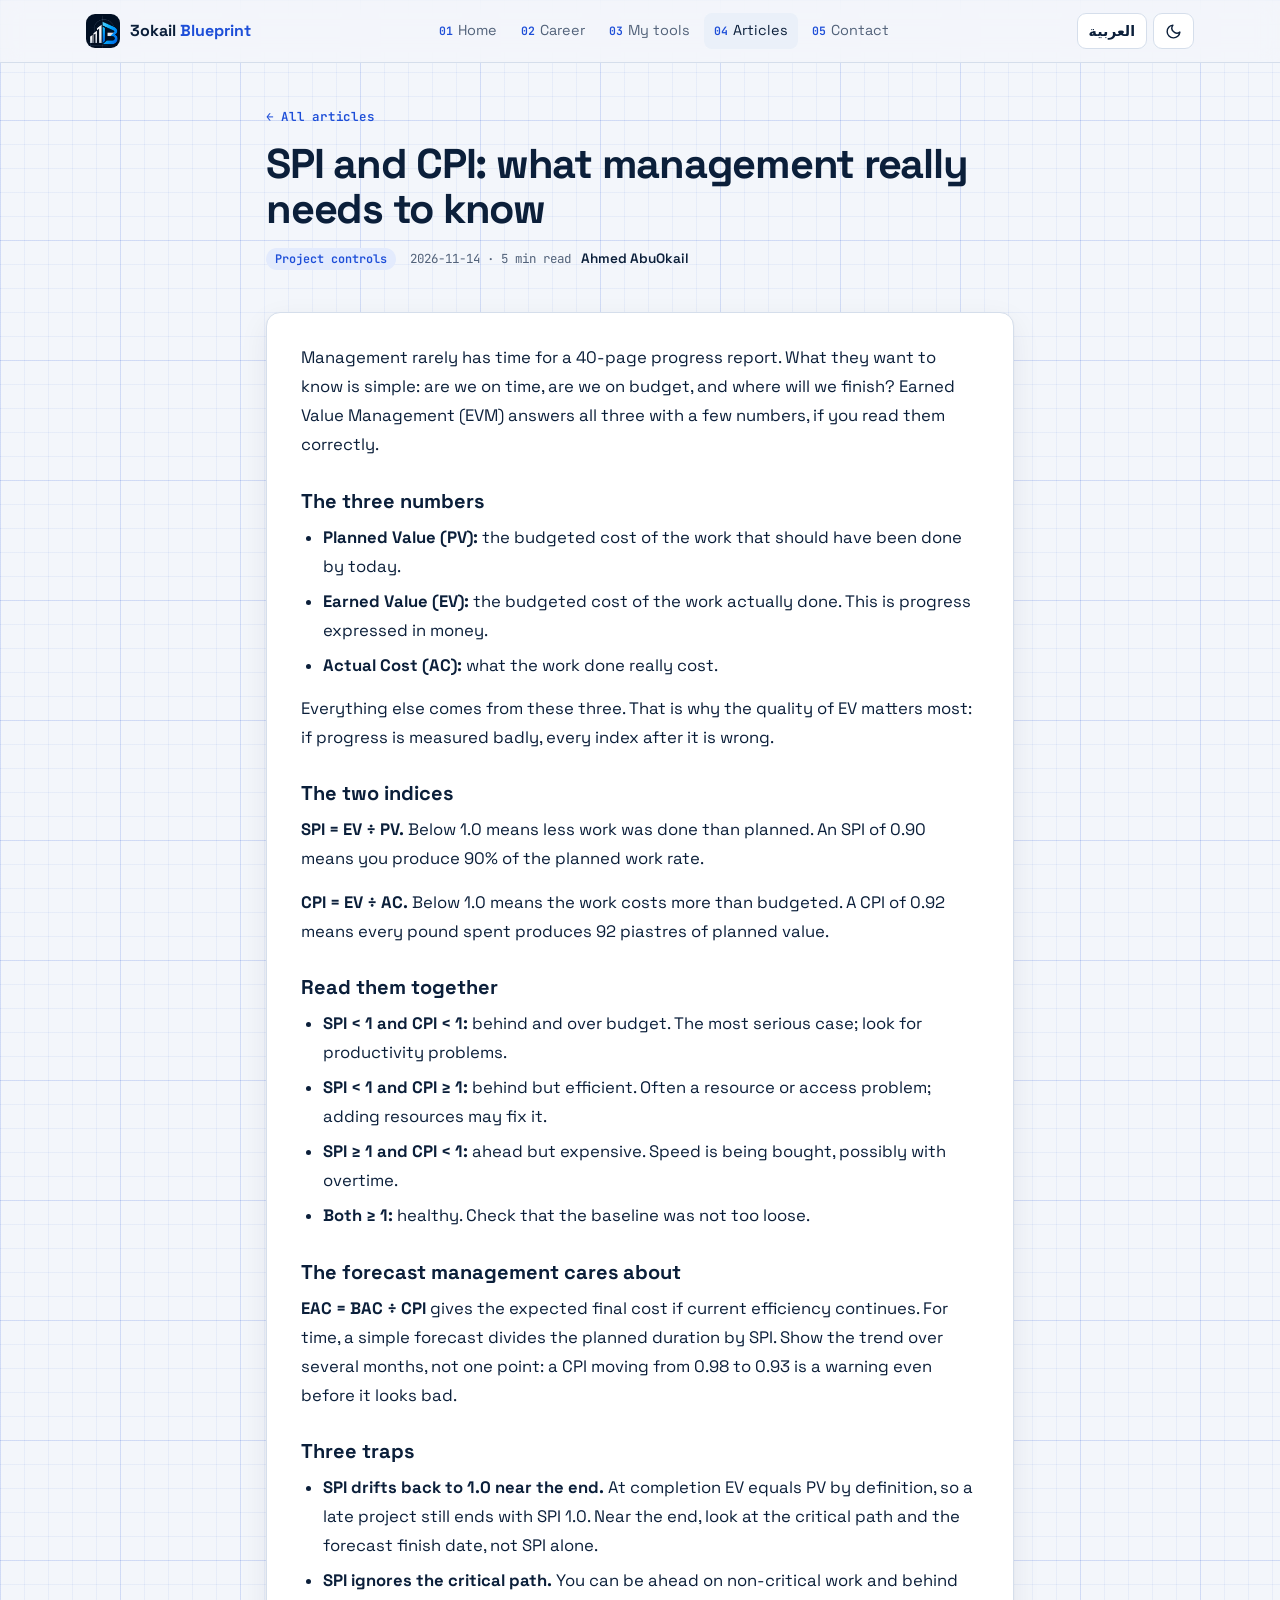
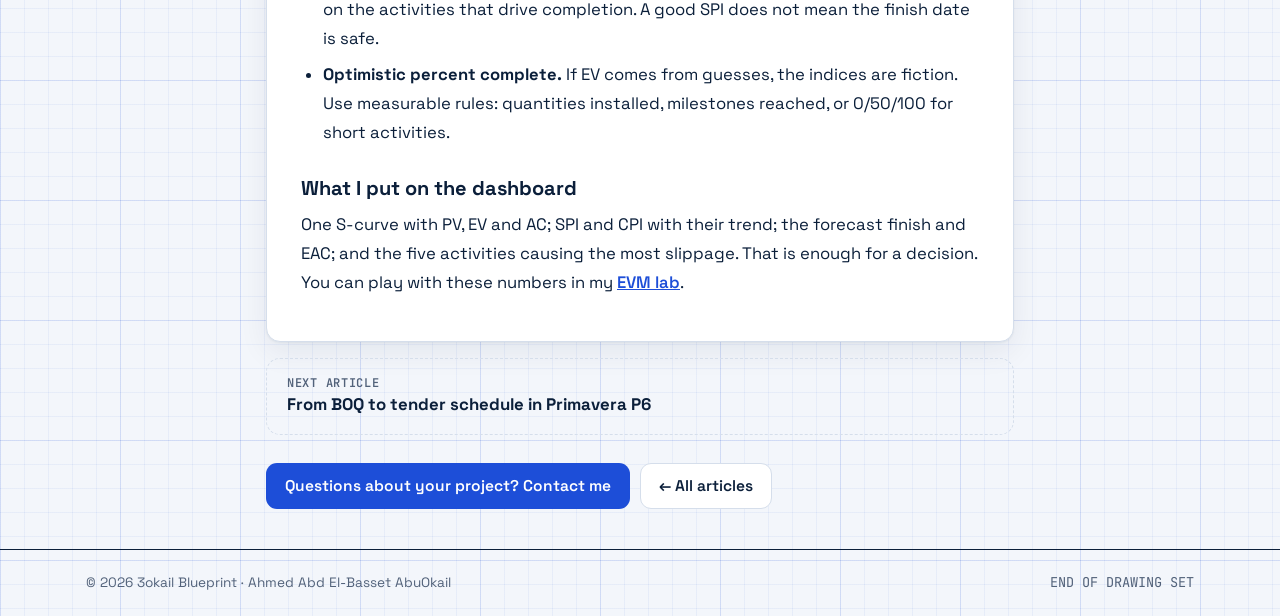
<file: article-evm.html>
<!doctype html>
<html lang="en" dir="ltr">
<head>
<meta charset="utf-8">
<meta name="viewport" content="width=device-width, initial-scale=1">
<title>SPI and CPI: what management really needs to know</title>
<meta name="description" content="Earned value in plain language: the three numbers behind every report, how to read SPI and CPI together, and the traps that make them lie.">
<meta property="og:title" content="SPI and CPI: what management really needs to know">
<meta property="og:description" content="Earned value in plain language: the three numbers behind every report, how to read SPI and CPI together, and the traps that make them lie.">
<meta property="og:type" content="article">
<link rel="icon" type="image/png" href="assets/logo-mark.png">
<link rel="apple-touch-icon" href="assets/logo-mark.png">
<meta property="og:image" content="https://ahmed3okail.github.io/3okail-blueprint/assets/logo-full.png">
<meta property="og:url" content="https://ahmed3okail.github.io/3okail-blueprint/article-evm.html">
<link rel="canonical" href="https://ahmed3okail.github.io/3okail-blueprint/article-evm.html">
<meta name="theme-color" content="#021023">
<link rel="preconnect" href="https://fonts.googleapis.com">
<link rel="preconnect" href="https://fonts.gstatic.com" crossorigin>
<link href="https://fonts.googleapis.com/css2?family=Space+Grotesk:wght@400;500;600;700&family=JetBrains+Mono:wght@400;600&family=IBM+Plex+Sans+Arabic:wght@400;500;600;700&display=swap" rel="stylesheet">
<link rel="stylesheet" href="assets/site.css?v=22">
</head>
<body data-page="articles">

<header class="top">
  <div class="wrap">
    <a class="brand" href="index.html"><img class="logo-img" src="assets/logo-mark.png" alt="3okail Blueprint logo" width="34" height="34"><span class="bt">3okail <span class="bt-b">Blueprint</span></span></a>
    <nav class="links" id="nav"></nav>
    <div class="controls">
      <button class="icon-btn" id="menuBtn" type="button" aria-label="Menu" aria-expanded="false"><svg width="18" height="18" viewBox="0 0 24 24" fill="none" stroke="currentColor" stroke-width="2" stroke-linecap="round"><path d="M4 7h16M4 12h16M4 17h16"/></svg></button>
      <button class="icon-btn" id="langBtn" type="button"></button>
      <button class="icon-btn" id="themeBtn" type="button" aria-label="Toggle dark mode"><svg width="17" height="17" viewBox="0 0 24 24" fill="none" stroke="currentColor" stroke-width="2" stroke-linecap="round" stroke-linejoin="round"><path d="M21 12.8A9 9 0 1 1 11.2 3a7 7 0 0 0 9.8 9.8Z"/></svg></button>
    </div>
  </div>
</header>

<main>
  <div class="subhero art-hero"><div class="wrap narrow">
    <a class="crumb" href="articles.html" data-i="all"></a>
    <h1 data-i="aT"></h1>
    <div class="art-meta"><span class="chip" data-i="meta"></span><span class="mono">2026-11-14 · 5 <span data-i="read"></span></span><span class="by" data-i="by"></span></div>
  </div></div>
  <section><div class="wrap narrow">
    <article class="article panel" data-h="aBody"></article>
    <a class="art-next" href="article-boq.html"><small data-i="next"></small><b data-i="nT"></b></a>
    <div class="nextlinks"><a class="btn btn-primary" href="index.html#contact" data-i="contact"></a><a class="btn btn-line" href="articles.html" data-i="all"></a></div>
  </div></section>
</main>

<footer><div class="wrap"><span>© <span id="yr">2026</span> 3okail Blueprint · <span data-i="fullName"></span></span><span class="mono"><span id="visits" hidden></span><span class="no-l">END OF DRAWING SET</span></span></div></footer>

<script src="assets/site.js?v=22"></script>
<script>
(function(){"use strict";var S=window.Site;
var T={"en": {"aT": "SPI and CPI: what management really needs to know", "aBody": "<p>Management rarely has time for a 40-page progress report. What they want to know is simple: are we on time, are we on budget, and where will we finish? Earned Value Management (EVM) answers all three with a few numbers, if you read them correctly.</p>\n<h2>The three numbers</h2>\n<ul>\n<li><b>Planned Value (PV):</b> the budgeted cost of the work that should have been done by today.</li>\n<li><b>Earned Value (EV):</b> the budgeted cost of the work actually done. This is progress expressed in money.</li>\n<li><b>Actual Cost (AC):</b> what the work done really cost.</li>\n</ul>\n<p>Everything else comes from these three. That is why the quality of EV matters most: if progress is measured badly, every index after it is wrong.</p>\n<h2>The two indices</h2>\n<p><b>SPI = EV ÷ PV.</b> Below 1.0 means less work was done than planned. An SPI of 0.90 means you produce 90% of the planned work rate.</p>\n<p><b>CPI = EV ÷ AC.</b> Below 1.0 means the work costs more than budgeted. A CPI of 0.92 means every pound spent produces 92 piastres of planned value.</p>\n<h2>Read them together</h2>\n<ul>\n<li><b>SPI &lt; 1 and CPI &lt; 1:</b> behind and over budget. The most serious case; look for productivity problems.</li>\n<li><b>SPI &lt; 1 and CPI ≥ 1:</b> behind but efficient. Often a resource or access problem; adding resources may fix it.</li>\n<li><b>SPI ≥ 1 and CPI &lt; 1:</b> ahead but expensive. Speed is being bought, possibly with overtime.</li>\n<li><b>Both ≥ 1:</b> healthy. Check that the baseline was not too loose.</li>\n</ul>\n<h2>The forecast management cares about</h2>\n<p><b>EAC = BAC ÷ CPI</b> gives the expected final cost if current efficiency continues. For time, a simple forecast divides the planned duration by SPI. Show the trend over several months, not one point: a CPI moving from 0.98 to 0.93 is a warning even before it looks bad.</p>\n<h2>Three traps</h2>\n<ul>\n<li><b>SPI drifts back to 1.0 near the end.</b> At completion EV equals PV by definition, so a late project still ends with SPI 1.0. Near the end, look at the critical path and the forecast finish date, not SPI alone.</li>\n<li><b>SPI ignores the critical path.</b> You can be ahead on non-critical work and behind on the activities that drive completion. A good SPI does not mean the finish date is safe.</li>\n<li><b>Optimistic percent complete.</b> If EV comes from guesses, the indices are fiction. Use measurable rules: quantities installed, milestones reached, or 0/50/100 for short activities.</li>\n</ul>\n<h2>What I put on the dashboard</h2>\n<p>One S-curve with PV, EV and AC; SPI and CPI with their trend; the forecast finish and EAC; and the five activities causing the most slippage. That is enough for a decision. You can play with these numbers in my <a href=\"evm.html\">EVM lab</a>.</p>", "meta": "Project controls", "read": "min read", "by": "Ahmed AbuOkail", "all": "← All articles", "next": "Next article", "nT": "From BOQ to tender schedule in Primavera P6", "contact": "Questions about your project? Contact me"}, "ar": {"aT": "SPI و CPI: إيه اللي الإدارة محتاجة تعرفه فعلاً", "aBody": "<p>الإدارة نادراً ما يكون عندها وقت لتقرير تقدم 40 صفحة. اللي عايزين يعرفوه بسيط: إحنا ماشيين في الميعاد؟ في حدود الميزانية؟ وهنخلص إمتى وبكام؟ وإدارة القيمة المكتسبة (EVM) بتجاوب على التلاتة بشوية أرقام، لو قريتها صح.</p>\n<h2>الأرقام التلاتة</h2>\n<ul>\n<li><b>القيمة المخططة (PV):</b> تكلفة الشغل اللي كان المفروض يخلص لحد النهارده حسب الميزانية.</li>\n<li><b>القيمة المكتسبة (EV):</b> تكلفة الشغل اللي خلص فعلاً حسب الميزانية. يعني التقدم متحوّل لفلوس.</li>\n<li><b>التكلفة الفعلية (AC):</b> الشغل اللي خلص ده تكلف فعلاً كام.</li>\n</ul>\n<p>كل حاجة تانية بتطلع من التلاتة دول. وعلشان كده دقة الـ EV هي الأهم: لو التقدم اتقاس غلط، كل المؤشرات اللي بعده هتطلع غلط.</p>\n<h2>المؤشرين</h2>\n<p><b dir=\"ltr\">SPI = EV ÷ PV</b>. أقل من 1.0 معناه إن الشغل اللي خلص أقل من المخطط. يعني SPI قيمته 0.90 معناه إنك بتنجز 90% من معدل الشغل المخطط.</p>\n<p><b dir=\"ltr\">CPI = EV ÷ AC</b>. أقل من 1.0 معناه إن الشغل بيتكلف أكتر من الميزانية. يعني CPI قيمته 0.92 معناه إن كل جنيه بيتصرف بيطلّع 92 قرش بس من القيمة المخططة.</p>\n<h2>اقراهم مع بعض</h2>\n<ul>\n<li><b>SPI أقل من 1 و CPI أقل من 1:</b> متأخر وفوق الميزانية. أخطر حالة، ودوّر على مشكلة في الإنتاجية.</li>\n<li><b>SPI أقل من 1 و CPI أكبر من أو يساوي 1:</b> متأخر بس كفء. غالباً مشكلة موارد أو تسليم مواقع، وزيادة الموارد ممكن تحلها.</li>\n<li><b>SPI أكبر من أو يساوي 1 و CPI أقل من 1:</b> سابق بس مكلّف. إنت بتشتري السرعة، ممكن بساعات إضافية.</li>\n<li><b>الاتنين أكبر من أو يساوي 1:</b> وضع سليم. بس اتأكد إن البرنامج الأساسي ما كانش مريح زيادة.</li>\n</ul>\n<h2>التوقع اللي الإدارة مهتمة بيه</h2>\n<p><b dir=\"ltr\">EAC = BAC ÷ CPI</b> بيديك التكلفة النهائية المتوقعة لو الكفاءة الحالية فضلت زي ما هي. وللوقت، فيه توقع بسيط بيقسم المدة المخططة على SPI. واعرض الاتجاه على كذا شهر مش نقطة واحدة: CPI بينزل من 0.98 لـ 0.93 ده إنذار حتى قبل ما شكله يبقى وحش.</p>\n<h2>تلات فخاخ</h2>\n<ul>\n<li><b>SPI بيرجع لـ 1.0 قرب النهاية.</b> عند الإنهاء الـ EV بيساوي الـ PV بالتعريف، فحتى المشروع المتأخر بيخلص بـ SPI قيمته 1.0. قرب النهاية بص على المسار الحرج وتاريخ الإنهاء المتوقع، مش على SPI لوحده.</li>\n<li><b>SPI مش بيشوف المسار الحرج.</b> ممكن تكون سابق في شغل مش حرج ومتأخر في الأنشطة اللي بتحدد الإنهاء. SPI كويس مش معناه إن تاريخ الإنهاء في أمان.</li>\n<li><b>نسب إنجاز متفائلة.</b> لو الـ EV جاي من تخمين، المؤشرات كلها خيال. استخدم قواعد قابلة للقياس: الكميات المنفذة، أو الـ Milestones اللي اتحققت، أو 0/50/100 للأنشطة القصيرة.</li>\n</ul>\n<h2>اللي بحطه في لوحة المتابعة</h2>\n<p>منحنى S واحد فيه PV و EV و AC، و SPI و CPI مع اتجاههم، وتاريخ الإنهاء المتوقع و EAC، وأكتر 5 أنشطة مسببة للتأخير. ده كفاية لاتخاذ قرار. وتقدر تجرب الأرقام دي في <a href=\"evm.html\">أداة EVM</a>.</p>", "meta": "مراقبة المشروعات", "read": "دقائق قراءة", "by": "أحمد أبوعقيل", "all": "→ كل المقالات", "next": "المقال التالي", "nT": "من جدول الكميات لبرنامج المناقصة على Primavera P6", "contact": "عندك سؤال عن مشروعك؟ تواصل معي"}};
S.init({T:T,title:{en:"SPI and CPI: what management really needs to know",ar:"SPI و CPI: إيه اللي الإدارة محتاجة تعرفه فعلاً"}});})();
</script>
<script data-goatcounter="https://3okail-blueprint.goatcounter.com/count" async src="//gc.zgo.at/count.js"></script>
</body>
</html>
</file>
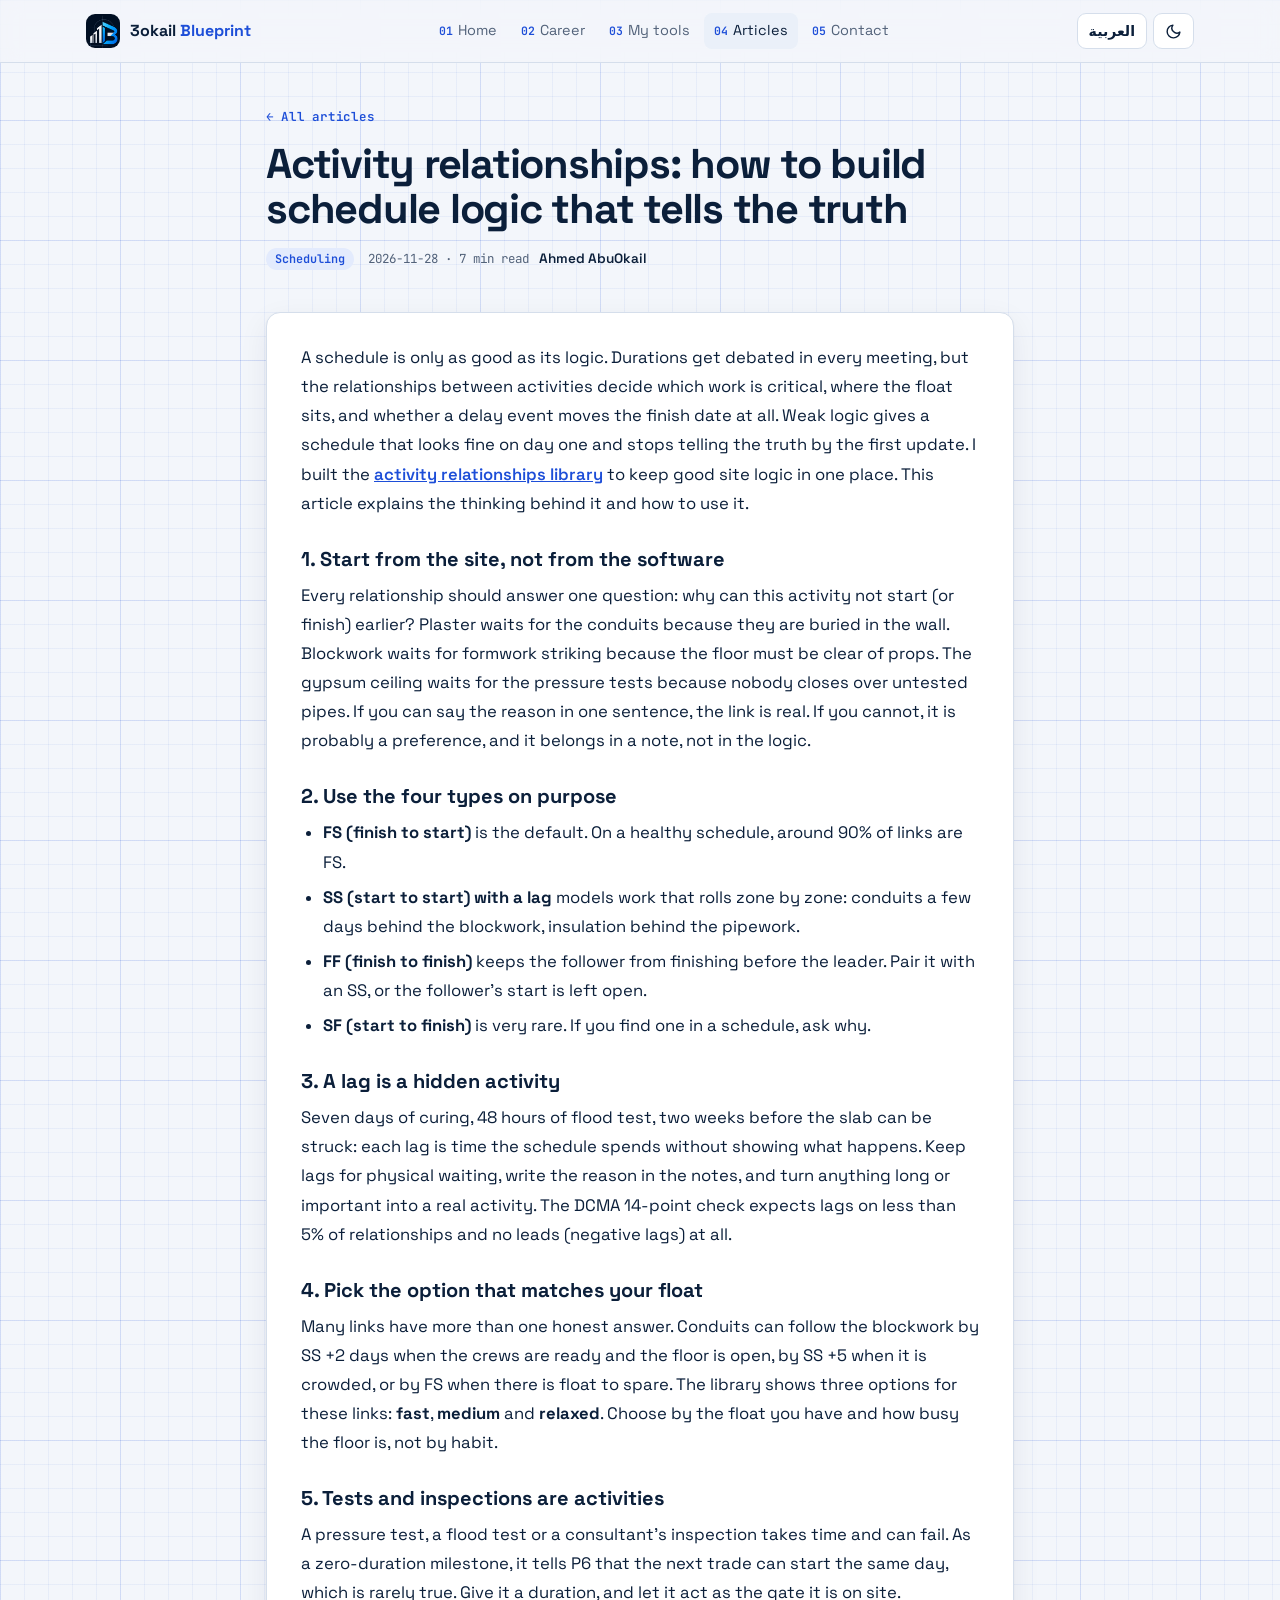
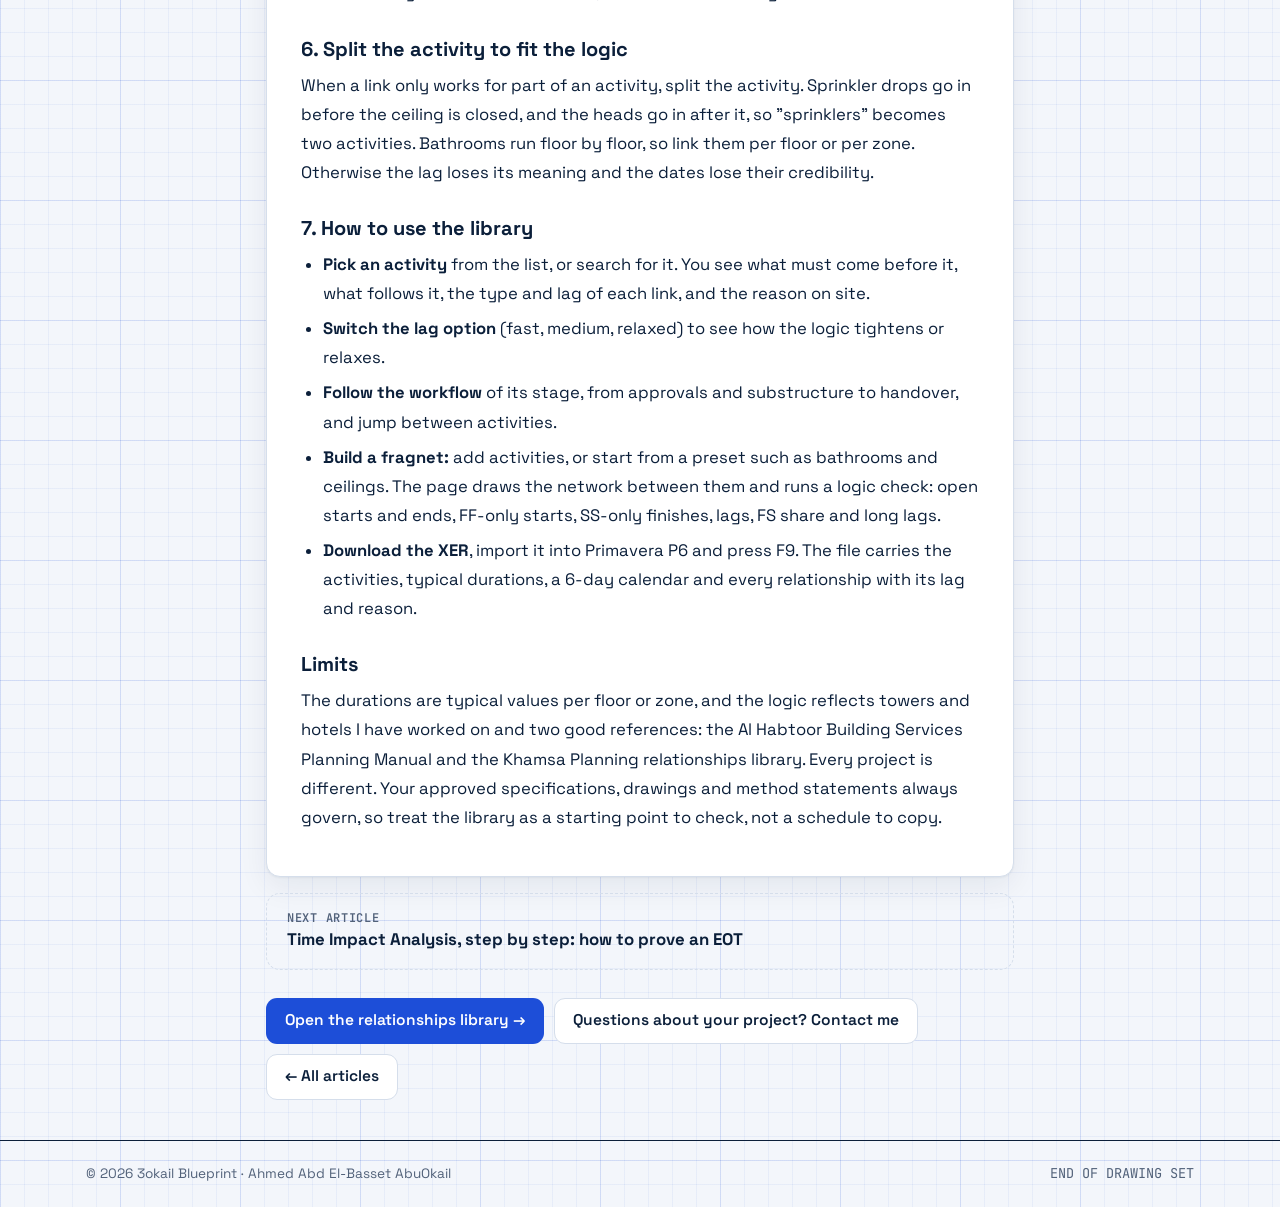
<file: article-logic.html>
<!doctype html>
<html lang="en" dir="ltr">
<head>
<meta charset="utf-8">
<meta name="viewport" content="width=device-width, initial-scale=1">
<title>Activity relationships: schedule logic that tells the truth · Ahmed AbuOkail</title>
<meta name="description" content="How to build schedule logic that tells the truth: relationship types, lags, three lag options, tests as activities, and how to use the activity relationships library and its P6 export. By Ahmed AbuOkail.">
<meta property="og:title" content="Activity relationships: schedule logic that tells the truth · Ahmed AbuOkail">
<meta property="og:description" content="How to build schedule logic that tells the truth: relationship types, lags, three lag options, tests as activities, and how to use the activity relationships library and its P6 export. By Ahmed AbuOkail.">
<meta property="og:type" content="article">
<link rel="icon" type="image/png" href="assets/logo-mark.png">
<link rel="apple-touch-icon" href="assets/logo-mark.png">
<meta property="og:image" content="https://ahmed3okail.github.io/3okail-blueprint/assets/logo-full.png">
<meta property="og:url" content="https://ahmed3okail.github.io/3okail-blueprint/article-logic.html">
<link rel="canonical" href="https://ahmed3okail.github.io/3okail-blueprint/article-logic.html">
<meta name="theme-color" content="#021023">
<link rel="preconnect" href="https://fonts.googleapis.com">
<link rel="preconnect" href="https://fonts.gstatic.com" crossorigin>
<link href="https://fonts.googleapis.com/css2?family=Space+Grotesk:wght@400;500;600;700&family=JetBrains+Mono:wght@400;600&family=IBM+Plex+Sans+Arabic:wght@400;500;600;700&display=swap" rel="stylesheet">
<link rel="stylesheet" href="assets/site.css?v=22">
</head>
<body data-page="articles">

<header class="top">
  <div class="wrap">
    <a class="brand" href="index.html"><img class="logo-img" src="assets/logo-mark.png" alt="3okail Blueprint logo" width="34" height="34"><span class="bt">3okail <span class="bt-b">Blueprint</span></span></a>
    <nav class="links" id="nav"></nav>
    <div class="controls">
      <button class="icon-btn" id="menuBtn" type="button" aria-label="Menu" aria-expanded="false"><svg width="18" height="18" viewBox="0 0 24 24" fill="none" stroke="currentColor" stroke-width="2" stroke-linecap="round"><path d="M4 7h16M4 12h16M4 17h16"/></svg></button>
      <button class="icon-btn" id="langBtn" type="button"></button>
      <button class="icon-btn" id="themeBtn" type="button" aria-label="Toggle dark mode"><svg width="17" height="17" viewBox="0 0 24 24" fill="none" stroke="currentColor" stroke-width="2" stroke-linecap="round" stroke-linejoin="round"><path d="M21 12.8A9 9 0 1 1 11.2 3a7 7 0 0 0 9.8 9.8Z"/></svg></button>
    </div>
  </div>
</header>

<main>
  <div class="subhero art-hero"><div class="wrap narrow">
    <a class="crumb" href="articles.html" data-i="all"></a>
    <h1 data-i="aT"></h1>
    <div class="art-meta"><span class="chip" data-i="meta"></span><span class="mono">2026-11-28 · 7 <span data-i="read"></span></span><span class="by" data-i="by"></span></div>
  </div></div>
  <section><div class="wrap narrow">
    <article class="article panel" data-h="aBody"></article>
    <a class="art-next" href="article-tia.html"><small data-i="next"></small><b data-i="nT"></b></a>
    <div class="nextlinks"><a class="btn btn-primary" href="logic.html" data-i="tryLib"></a><a class="btn btn-line" href="index.html#contact" data-i="contact"></a><a class="btn btn-line" href="articles.html" data-i="all"></a></div>
  </div></section>
</main>

<footer><div class="wrap"><span>© <span id="yr">2026</span> 3okail Blueprint · <span data-i="fullName"></span></span><span class="mono"><span id="visits" hidden></span><span class="no-l">END OF DRAWING SET</span></span></div></footer>

<script src="assets/site.js?v=22"></script>
<script>
(function(){"use strict";var S=window.Site;
var T={"en": {"aT": "Activity relationships: how to build schedule logic that tells the truth", "aBody": "<p>A schedule is only as good as its logic. Durations get debated in every meeting, but the relationships between activities decide which work is critical, where the float sits, and whether a delay event moves the finish date at all. Weak logic gives a schedule that looks fine on day one and stops telling the truth by the first update. I built the <a href=\"logic.html\">activity relationships library</a> to keep good site logic in one place. This article explains the thinking behind it and how to use it.</p>\n<h2>1. Start from the site, not from the software</h2>\n<p>Every relationship should answer one question: why can this activity not start (or finish) earlier? Plaster waits for the conduits because they are buried in the wall. Blockwork waits for formwork striking because the floor must be clear of props. The gypsum ceiling waits for the pressure tests because nobody closes over untested pipes. If you can say the reason in one sentence, the link is real. If you cannot, it is probably a preference, and it belongs in a note, not in the logic.</p>\n<h2>2. Use the four types on purpose</h2>\n<ul>\n<li><b>FS (finish to start)</b> is the default. On a healthy schedule, around 90% of links are FS.</li>\n<li><b>SS (start to start) with a lag</b> models work that rolls zone by zone: conduits a few days behind the blockwork, insulation behind the pipework.</li>\n<li><b>FF (finish to finish)</b> keeps the follower from finishing before the leader. Pair it with an SS, or the follower's start is left open.</li>\n<li><b>SF (start to finish)</b> is very rare. If you find one in a schedule, ask why.</li>\n</ul>\n<h2>3. A lag is a hidden activity</h2>\n<p>Seven days of curing, 48 hours of flood test, two weeks before the slab can be struck: each lag is time the schedule spends without showing what happens. Keep lags for physical waiting, write the reason in the notes, and turn anything long or important into a real activity. The DCMA 14-point check expects lags on less than 5% of relationships and no leads (negative lags) at all.</p>\n<h2>4. Pick the option that matches your float</h2>\n<p>Many links have more than one honest answer. Conduits can follow the blockwork by SS +2 days when the crews are ready and the floor is open, by SS +5 when it is crowded, or by FS when there is float to spare. The library shows three options for these links: <b>fast</b>, <b>medium</b> and <b>relaxed</b>. Choose by the float you have and how busy the floor is, not by habit.</p>\n<h2>5. Tests and inspections are activities</h2>\n<p>A pressure test, a flood test or a consultant's inspection takes time and can fail. As a zero-duration milestone, it tells P6 that the next trade can start the same day, which is rarely true. Give it a duration, and let it act as the gate it is on site.</p>\n<h2>6. Split the activity to fit the logic</h2>\n<p>When a link only works for part of an activity, split the activity. Sprinkler drops go in before the ceiling is closed, and the heads go in after it, so \"sprinklers\" becomes two activities. Bathrooms run floor by floor, so link them per floor or per zone. Otherwise the lag loses its meaning and the dates lose their credibility.</p>\n<h2>7. How to use the library</h2>\n<ul>\n<li><b>Pick an activity</b> from the list, or search for it. You see what must come before it, what follows it, the type and lag of each link, and the reason on site.</li>\n<li><b>Switch the lag option</b> (fast, medium, relaxed) to see how the logic tightens or relaxes.</li>\n<li><b>Follow the workflow</b> of its stage, from approvals and substructure to handover, and jump between activities.</li>\n<li><b>Build a fragnet:</b> add activities, or start from a preset such as bathrooms and ceilings. The page draws the network between them and runs a logic check: open starts and ends, FF-only starts, SS-only finishes, lags, FS share and long lags.</li>\n<li><b>Download the XER</b>, import it into Primavera P6 and press F9. The file carries the activities, typical durations, a 6-day calendar and every relationship with its lag and reason.</li>\n</ul>\n<h2>Limits</h2>\n<p>The durations are typical values per floor or zone, and the logic reflects towers and hotels I have worked on and two good references: the Al Habtoor Building Services Planning Manual and the Khamsa Planning relationships library. Every project is different. Your approved specifications, drawings and method statements always govern, so treat the library as a starting point to check, not a schedule to copy.</p>", "meta": "Scheduling", "read": "min read", "by": "Ahmed AbuOkail", "all": "← All articles", "next": "Next article", "nT": "Time Impact Analysis, step by step: how to prove an EOT", "contact": "Questions about your project? Contact me", "tryLib": "Open the relationships library →"}, "ar": {"aT": "العلاقات بين الأنشطة: إزاي تبني Logic برنامجك يقول الحقيقة", "aBody": "<p>البرنامج الزمني قوته من الـ Logic بتاعه. المدد بتتناقش في كل اجتماع، لكن العلاقات بين الأنشطة هي اللي بتحدد إيه الحرج، والفائض فين، وهل حدث التأخير هيحرّك تاريخ الإنهاء ولا لأ. الـ Logic الضعيف بيدّيك برنامج شكله كويس أول يوم، ويبطّل يقول الحقيقة من أول تحديث. علشان كده عملت <a href=\"logic.html\">مكتبة العلاقات بين الأنشطة</a>، تجمع الـ Logic الصح في مكان واحد. المقال ده بيشرح الفكرة اللي وراها وإزاي تستخدمها.</p>\n<h2>1. ابدأ من الموقع، مش من البرنامج</h2>\n<p>كل علاقة لازم تجاوب على سؤال واحد: ليه النشاط ده مينفعش يبدأ (أو يخلص) بدري؟ المحارة مستنية المواسير لأنها مدفونة في الحيطة. والبلوك مستني فك الشدة لأن الدور لازم يفضى من الدعامات. والسقف الجبس مستني اختبارات الضغط لأن محدش بيقفل على مواسير ما اتختبرتش. لو تقدر تقول السبب في جملة واحدة، العلاقة حقيقية. لو مش قادر، غالبًا دي رغبة مش قيد، ومكانها الـ Notes مش الـ Logic.</p>\n<h2>2. استخدم الأنواع الأربعة عن قصد</h2>\n<ul>\n<li><b>FS (نهاية ← بداية)</b> هي الأساس. في البرنامج السليم حوالي 90% من العلاقات FS.</li>\n<li><b>SS (بداية ← بداية) بـ Lag</b> للشغل اللي بيمشي منطقة منطقة: المواسير ورا البلوك بكام يوم، والعزل ورا المواسير.</li>\n<li><b>FF (نهاية ← نهاية)</b> بتمنع النشاط التاني يخلص قبل الأول. اربطها بـ SS، وإلا بداية النشاط التاني هتفضل مفتوحة.</li>\n<li><b>SF (بداية ← نهاية)</b> نادرة جدًا. لو لقيتها في برنامج، اسأل ليه.</li>\n</ul>\n<h2>3. الـ Lag نشاط مستخبي</h2>\n<p>7 أيام معالجة، و48 ساعة اختبار غمر، وأسبوعين قبل فك شدة السقف: كل Lag وقت البرنامج بيعدّيه من غير ما يبيّن إيه اللي بيحصل فيه. خلي الـ Lags للانتظار الفعلي بس، واكتب السبب في الـ Notes، وأي حاجة طويلة أو مهمة حوّلها لنشاط حقيقي. وفحص الـ DCMA (الـ 14 نقطة) بيتوقع إن الـ Lags تبقى على أقل من 5% من العلاقات، ومفيش Leads (Lag بالسالب) خالص.</p>\n<h2>4. اختار على قد الفائض اللي عندك</h2>\n<p>علاقات كتير ليها أكتر من إجابة صح. مواسير الكهربا ممكن تمشي ورا البلوك بـ SS +2 يوم لو الأطقم جاهزة والدور فاضي، أو بـ SS +5 لو الدور زحمة، أو FS لو عندك فائض. علشان كده المكتبة بتدّيك 3 اختيارات للعلاقات دي: <b>سريع</b> و<b>متوسط</b> و<b>مريح</b>. اختار على حسب الفائض والزحمة في الدور، مش بالعادة.</p>\n<h2>5. الاختبارات والاستلامات أنشطة</h2>\n<p>اختبار الضغط أو اختبار الغمر أو استلام الاستشاري بياخد وقت، وممكن يفشل. لو خليته Milestone بمدة صفر، البرنامج هيفترض إن اللي بعده يبدأ في نفس اليوم، ودي نادرًا ما بتحصل. ادّيله مدة، وخليه بوابة زي ما هو في الموقع.</p>\n<h2>6. قسّم النشاط على قد العلاقة</h2>\n<p>لو العلاقة بتنطبق على جزء من النشاط بس، قسّم النشاط. نزلات الرشاشات بتتركب قبل قفل السقف، والرؤوس بعده، فـ\"الرشاشات\" تبقى نشاطين. والحمامات بتمشي دور دور، فاربطها بالدور أو بالـ zone. وإلا الـ Lag هيفقد معناه، والتواريخ هتفقد مصداقيتها.</p>\n<h2>7. إزاي تستخدم المكتبة</h2>\n<ul>\n<li><b>اختار نشاط</b> من القايمة أو دوّر عليه. هتشوف اللي لازم قبله، واللي بعده، ونوع كل علاقة والـ Lag بتاعها، والسبب من الموقع.</li>\n<li><b>غيّر اختيار الـ Lag</b> (سريع، متوسط، مريح) وشوف الـ Logic بيضيق أو يوسع إزاي.</li>\n<li><b>امشي مع الـ Workflow</b> بتاع المرحلة، من الاعتمادات والأساسات لحد التسليم، واتنقل بين الأنشطة.</li>\n<li><b>ابني Fragnet:</b> ضيف أنشطة، أو ابدأ من اختيار جاهز زي الحمامات والسقف. الصفحة بترسم الشبكة اللي بينهم وبتعمل فحص للـ Logic: البدايات والنهايات المفتوحة، والبداية اللي ماسكاها FF بس، والنهاية اللي ماسكاها SS بس، والـ Lags، ونسبة الـ FS، والـ Lags الطويلة.</li>\n<li><b>نزّل ملف XER</b> واعمله Import في Primavera P6 واضغط F9. الملف فيه الأنشطة والمدد المعتادة وتقويم 6 أيام وكل العلاقات بالـ Lag والسبب.</li>\n</ul>\n<h2>حدود المكتبة</h2>\n<p>المدد قيم معتادة للدور أو المنطقة، والـ Logic معمول من أبراج وفنادق اشتغلت عليها ومن مرجعين كويسين: دليل تخطيط أعمال الخدمات من الحبتور، ومكتبة العلاقات من خمسة بلاننج. كل مشروع مختلف، والمواصفات والرسومات وطرق التنفيذ المعتمدة في مشروعك هي اللي بتحكم. فاعتبر المكتبة نقطة بداية تراجعها، مش برنامج تنسخه.</p>", "meta": "الجدولة", "read": "دقائق قراءة", "by": "أحمد أبوعقيل", "all": "→ كل المقالات", "next": "المقال التالي", "nT": "تحليل الأثر الزمني خطوة بخطوة: إزاي تثبت استحقاق تمديد المدة", "contact": "عندك سؤال عن مشروعك؟ تواصل معي", "tryLib": "← افتح مكتبة العلاقات"}};
S.init({T:T,title:{en:"Activity relationships: schedule logic that tells the truth",ar:"العلاقات بين الأنشطة: Logic برنامجك"}});})();
</script>
<script data-goatcounter="https://3okail-blueprint.goatcounter.com/count" async src="//gc.zgo.at/count.js"></script>
</body>
</html>
</file>
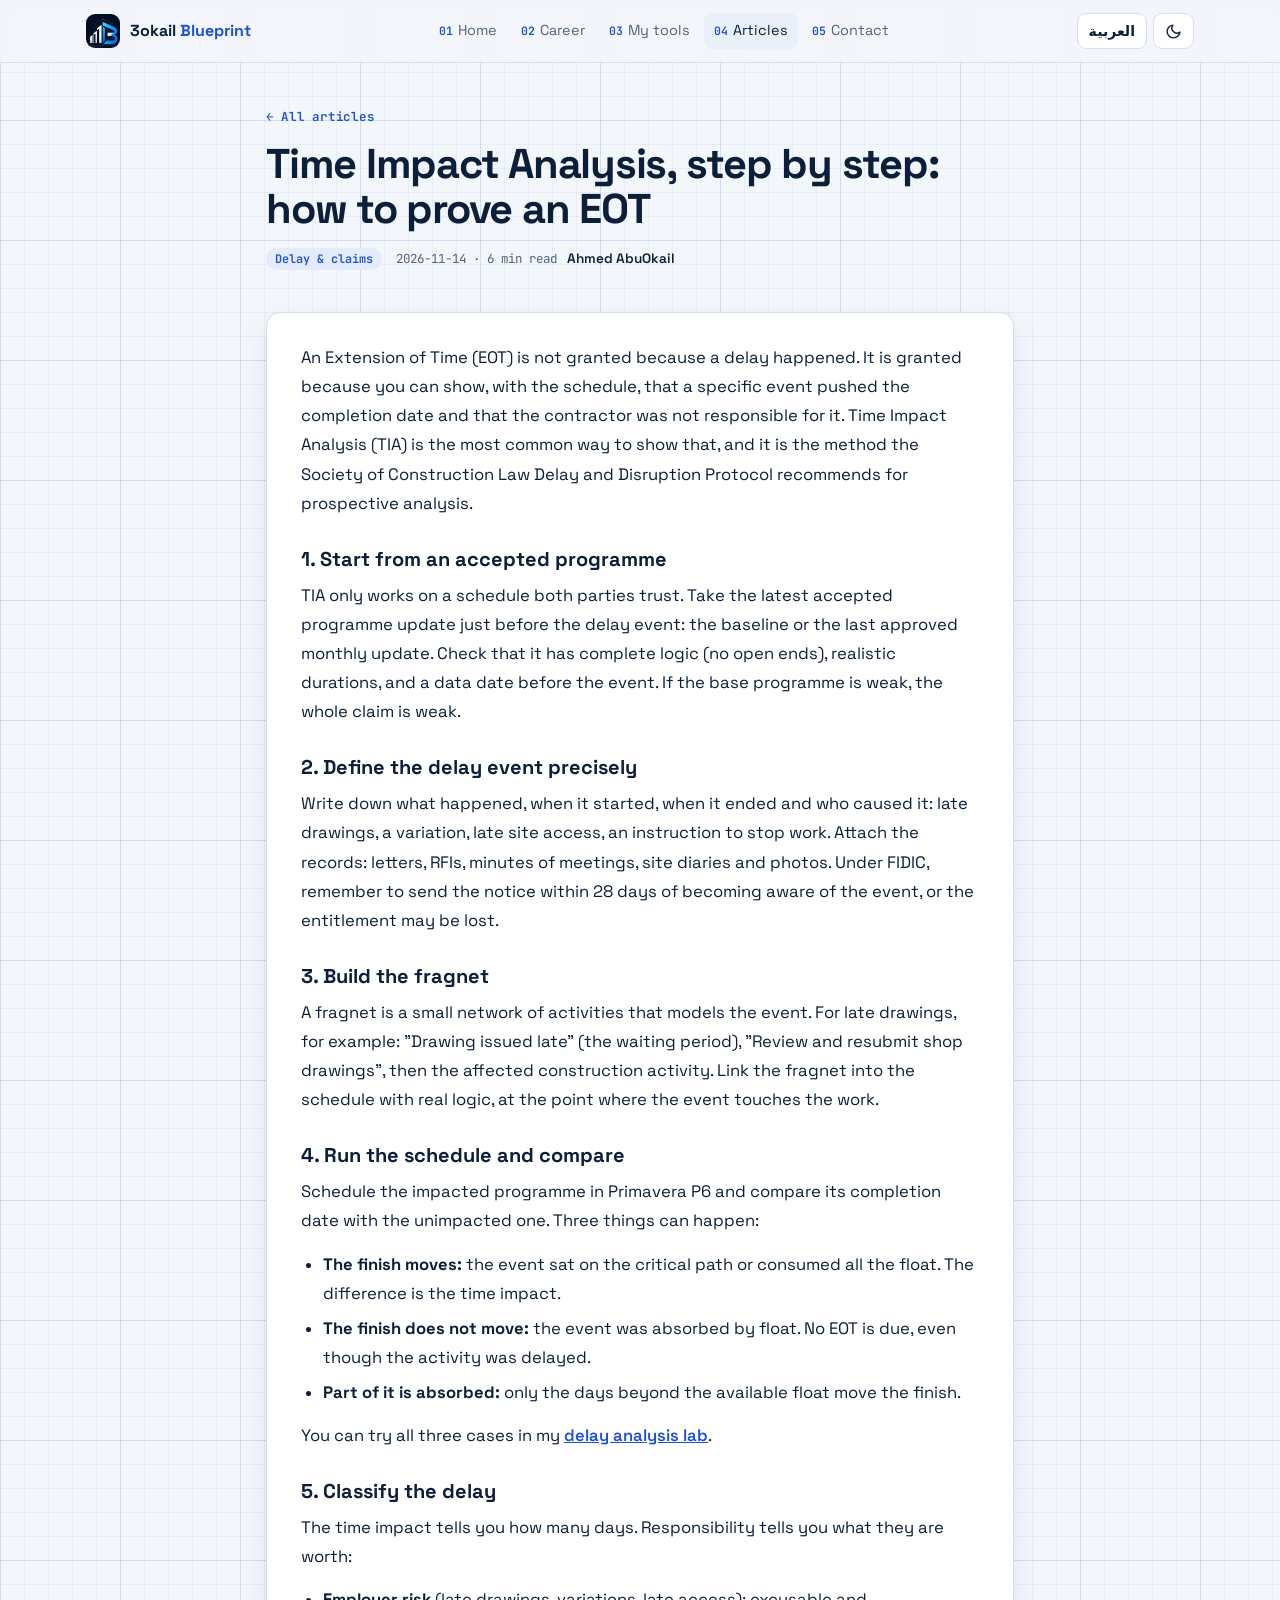
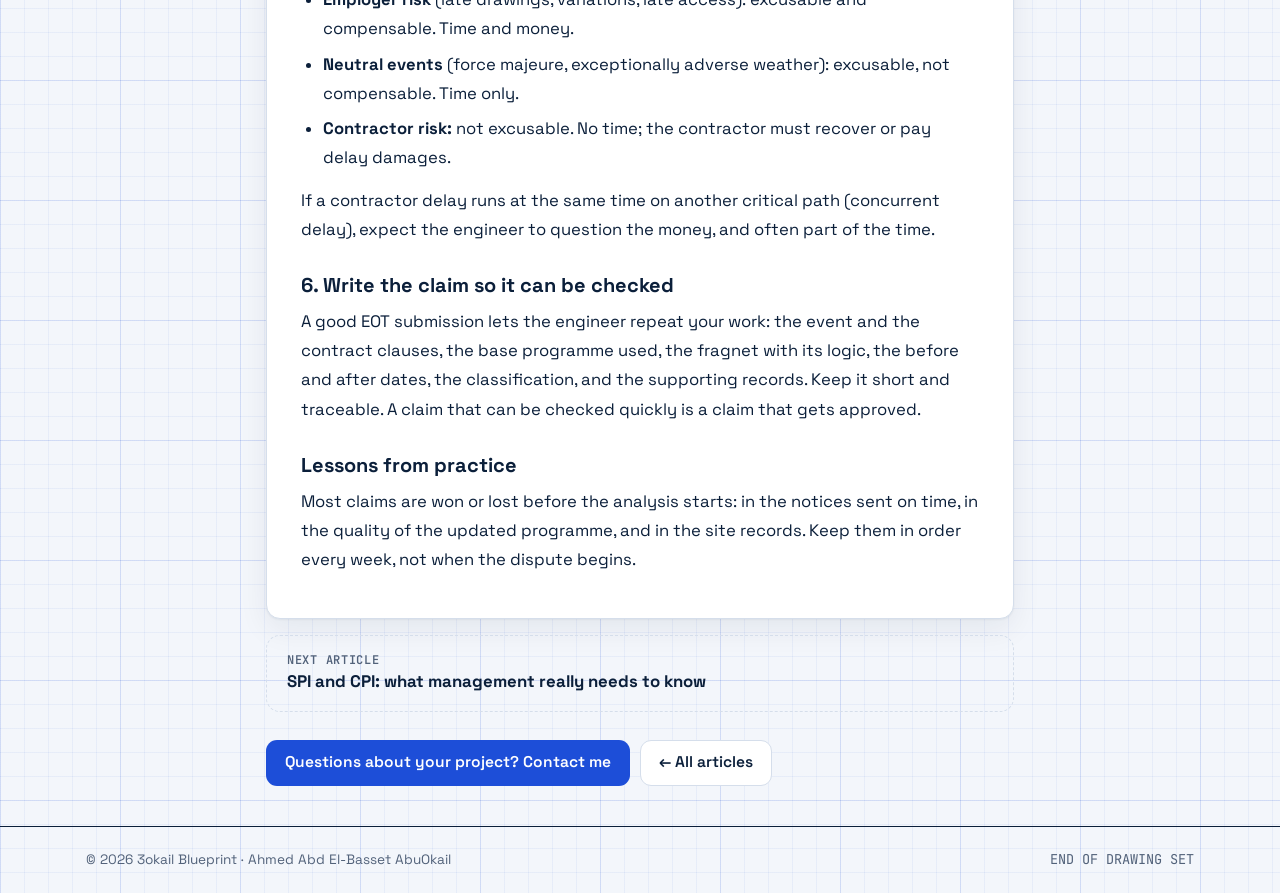
<file: article-tia.html>
<!doctype html>
<html lang="en" dir="ltr">
<head>
<meta charset="utf-8">
<meta name="viewport" content="width=device-width, initial-scale=1">
<title>Time Impact Analysis, step by step: how to prove an EOT</title>
<meta name="description" content="A practical walk-through of TIA: from the baseline and the delay event to the fragnet, the impacted schedule and a claim the engineer can accept.">
<meta property="og:title" content="Time Impact Analysis, step by step: how to prove an EOT">
<meta property="og:description" content="A practical walk-through of TIA: from the baseline and the delay event to the fragnet, the impacted schedule and a claim the engineer can accept.">
<meta property="og:type" content="article">
<link rel="icon" type="image/png" href="assets/logo-mark.png">
<link rel="apple-touch-icon" href="assets/logo-mark.png">
<meta property="og:image" content="https://ahmed3okail.github.io/3okail-blueprint/assets/logo-full.png">
<meta property="og:url" content="https://ahmed3okail.github.io/3okail-blueprint/article-tia.html">
<link rel="canonical" href="https://ahmed3okail.github.io/3okail-blueprint/article-tia.html">
<meta name="theme-color" content="#021023">
<link rel="preconnect" href="https://fonts.googleapis.com">
<link rel="preconnect" href="https://fonts.gstatic.com" crossorigin>
<link href="https://fonts.googleapis.com/css2?family=Space+Grotesk:wght@400;500;600;700&family=JetBrains+Mono:wght@400;600&family=IBM+Plex+Sans+Arabic:wght@400;500;600;700&display=swap" rel="stylesheet">
<link rel="stylesheet" href="assets/site.css?v=22">
</head>
<body data-page="articles">

<header class="top">
  <div class="wrap">
    <a class="brand" href="index.html"><img class="logo-img" src="assets/logo-mark.png" alt="3okail Blueprint logo" width="34" height="34"><span class="bt">3okail <span class="bt-b">Blueprint</span></span></a>
    <nav class="links" id="nav"></nav>
    <div class="controls">
      <button class="icon-btn" id="menuBtn" type="button" aria-label="Menu" aria-expanded="false"><svg width="18" height="18" viewBox="0 0 24 24" fill="none" stroke="currentColor" stroke-width="2" stroke-linecap="round"><path d="M4 7h16M4 12h16M4 17h16"/></svg></button>
      <button class="icon-btn" id="langBtn" type="button"></button>
      <button class="icon-btn" id="themeBtn" type="button" aria-label="Toggle dark mode"><svg width="17" height="17" viewBox="0 0 24 24" fill="none" stroke="currentColor" stroke-width="2" stroke-linecap="round" stroke-linejoin="round"><path d="M21 12.8A9 9 0 1 1 11.2 3a7 7 0 0 0 9.8 9.8Z"/></svg></button>
    </div>
  </div>
</header>

<main>
  <div class="subhero art-hero"><div class="wrap narrow">
    <a class="crumb" href="articles.html" data-i="all"></a>
    <h1 data-i="aT"></h1>
    <div class="art-meta"><span class="chip" data-i="meta"></span><span class="mono">2026-11-14 · 6 <span data-i="read"></span></span><span class="by" data-i="by"></span></div>
  </div></div>
  <section><div class="wrap narrow">
    <article class="article panel" data-h="aBody"></article>
    <a class="art-next" href="article-evm.html"><small data-i="next"></small><b data-i="nT"></b></a>
    <div class="nextlinks"><a class="btn btn-primary" href="index.html#contact" data-i="contact"></a><a class="btn btn-line" href="articles.html" data-i="all"></a></div>
  </div></section>
</main>

<footer><div class="wrap"><span>© <span id="yr">2026</span> 3okail Blueprint · <span data-i="fullName"></span></span><span class="mono"><span id="visits" hidden></span><span class="no-l">END OF DRAWING SET</span></span></div></footer>

<script src="assets/site.js?v=22"></script>
<script>
(function(){"use strict";var S=window.Site;
var T={"en": {"aT": "Time Impact Analysis, step by step: how to prove an EOT", "aBody": "<p>An Extension of Time (EOT) is not granted because a delay happened. It is granted because you can show, with the schedule, that a specific event pushed the completion date and that the contractor was not responsible for it. Time Impact Analysis (TIA) is the most common way to show that, and it is the method the Society of Construction Law Delay and Disruption Protocol recommends for prospective analysis.</p>\n<h2>1. Start from an accepted programme</h2>\n<p>TIA only works on a schedule both parties trust. Take the latest accepted programme update just before the delay event: the baseline or the last approved monthly update. Check that it has complete logic (no open ends), realistic durations, and a data date before the event. If the base programme is weak, the whole claim is weak.</p>\n<h2>2. Define the delay event precisely</h2>\n<p>Write down what happened, when it started, when it ended and who caused it: late drawings, a variation, late site access, an instruction to stop work. Attach the records: letters, RFIs, minutes of meetings, site diaries and photos. Under FIDIC, remember to send the notice within 28 days of becoming aware of the event, or the entitlement may be lost.</p>\n<h2>3. Build the fragnet</h2>\n<p>A fragnet is a small network of activities that models the event. For late drawings, for example: \"Drawing issued late\" (the waiting period), \"Review and resubmit shop drawings\", then the affected construction activity. Link the fragnet into the schedule with real logic, at the point where the event touches the work.</p>\n<h2>4. Run the schedule and compare</h2>\n<p>Schedule the impacted programme in Primavera P6 and compare its completion date with the unimpacted one. Three things can happen:</p>\n<ul>\n<li><b>The finish moves:</b> the event sat on the critical path or consumed all the float. The difference is the time impact.</li>\n<li><b>The finish does not move:</b> the event was absorbed by float. No EOT is due, even though the activity was delayed.</li>\n<li><b>Part of it is absorbed:</b> only the days beyond the available float move the finish.</li>\n</ul>\n<p>You can try all three cases in my <a href=\"delay.html\">delay analysis lab</a>.</p>\n<h2>5. Classify the delay</h2>\n<p>The time impact tells you how many days. Responsibility tells you what they are worth:</p>\n<ul>\n<li><b>Employer risk</b> (late drawings, variations, late access): excusable and compensable. Time and money.</li>\n<li><b>Neutral events</b> (force majeure, exceptionally adverse weather): excusable, not compensable. Time only.</li>\n<li><b>Contractor risk:</b> not excusable. No time; the contractor must recover or pay delay damages.</li>\n</ul>\n<p>If a contractor delay runs at the same time on another critical path (concurrent delay), expect the engineer to question the money, and often part of the time.</p>\n<h2>6. Write the claim so it can be checked</h2>\n<p>A good EOT submission lets the engineer repeat your work: the event and the contract clauses, the base programme used, the fragnet with its logic, the before and after dates, the classification, and the supporting records. Keep it short and traceable. A claim that can be checked quickly is a claim that gets approved.</p>\n<h2>Lessons from practice</h2>\n<p>Most claims are won or lost before the analysis starts: in the notices sent on time, in the quality of the updated programme, and in the site records. Keep them in order every week, not when the dispute begins.</p>", "meta": "Delay & claims", "read": "min read", "by": "Ahmed AbuOkail", "all": "← All articles", "next": "Next article", "nT": "SPI and CPI: what management really needs to know", "contact": "Questions about your project? Contact me"}, "ar": {"aT": "تحليل الأثر الزمني خطوة بخطوة: إزاي تثبت استحقاق تمديد المدة", "aBody": "<p>تمديد المدة (EOT) مش بيتمنح لمجرد إن فيه تأخير حصل. بيتمنح لما تقدر تثبت بالبرنامج الزمني إن حدث معين أخّر تاريخ الإنهاء، وإن المقاول مش مسؤول عنه. وتحليل الأثر الزمني (TIA) هو أشهر طريقة لإثبات ده، وهو الطريقة اللي بيوصي بيها بروتوكول التأخير والتعطيل الصادر عن جمعية قانون الإنشاءات (SCL) للتحليل المستقبلي.</p>\n<h2>1. ابدأ من برنامج معتمد</h2>\n<p>التحليل ده بيشتغل بس على برنامج الطرفين واثقين فيه. خد آخر تحديث معتمد قبل حدث التأخير مباشرة: البرنامج الأساسي أو آخر تحديث شهري معتمد. اتأكد إن العلاقات كاملة (مفيش أنشطة مفتوحة)، والمدد واقعية، وتاريخ البيانات قبل الحدث. لو البرنامج الأساسي ضعيف، المطالبة كلها هتبقى ضعيفة.</p>\n<h2>2. حدّد حدث التأخير بدقة</h2>\n<p>اكتب إيه اللي حصل، وبدأ إمتى، وخلص إمتى، ومين السبب: تأخر رسومات، أو أمر تغيير، أو تأخر تسليم الموقع، أو تعليمات بوقف العمل. وأرفق المستندات: الخطابات، وطلبات الاستفسار (RFI)، ومحاضر الاجتماعات، ويوميات الموقع، والصور. وفي عقود FIDIC، افتكر إن الإخطار لازم يتبعت خلال 28 يوم من علمك بالحدث، وإلا ممكن تفقد الحق.</p>\n<h2>3. ابنِ الـ Fragnet</h2>\n<p>الـ Fragnet هو شبكة صغيرة من الأنشطة بتمثّل الحدث. مثلاً في حالة تأخر الرسومات: نشاط \"تأخر إصدار الرسومات\" (فترة الانتظار)، وبعده \"مراجعة وإعادة تقديم الرسومات التنفيذية\"، وبعدها النشاط التنفيذي المتأثر. واربط الـ Fragnet بالبرنامج بعلاقات حقيقية، في النقطة اللي الحدث بيأثر فيها على الشغل.</p>\n<h2>4. شغّل البرنامج وقارن</h2>\n<p>احسب البرنامج المتأثر على Primavera P6، وقارن تاريخ الإنهاء بتاعه بتاريخ الإنهاء قبل الأثر. فيه 3 احتمالات:</p>\n<ul>\n<li><b>تاريخ الإنهاء اتحرك:</b> الحدث كان على المسار الحرج أو استهلك الفائض كله. الفرق هو الأثر الزمني.</li>\n<li><b>تاريخ الإنهاء ما اتحركش:</b> الفائض الزمني غطّى الحدث. مفيش تمديد مستحق، حتى لو النشاط نفسه اتأخر.</li>\n<li><b>الفائض غطّى جزء بس:</b> الأيام اللي زادت عن الفائض المتاح بس هي اللي بتأخر الإنهاء.</li>\n</ul>\n<p>تقدر تجرب الحالات التلاتة في <a href=\"delay.html\">أداة تحليل التأخير</a>.</p>\n<h2>5. صنّف التأخير</h2>\n<p>الأثر الزمني بيقولك كام يوم. والمسؤولية بتقولك قيمتهم إيه:</p>\n<ul>\n<li><b>مسؤولية المالك</b> (تأخر رسومات، أوامر تغيير، تأخر تسليم الموقع): يستحق مدة وتعويض. وقت وفلوس.</li>\n<li><b>أحداث محايدة</b> (قوة قاهرة، طقس استثنائي): يستحق مدة بس. وقت من غير فلوس.</li>\n<li><b>مسؤولية المقاول:</b> مفيش وقت ولا فلوس، والمقاول لازم يعوّض التأخير أو يدفع غرامات التأخير.</li>\n</ul>\n<p>ولو فيه تأخير من المقاول ماشي في نفس الوقت على مسار حرج تاني (تأخير متزامن)، توقّع إن المهندس هيعترض على الفلوس، وساعات على جزء من الوقت كمان.</p>\n<h2>6. اكتب المطالبة بشكل يتراجع بسهولة</h2>\n<p>المطالبة الكويسة بتخلي المهندس يقدر يعيد شغلك بنفسه: الحدث وبنود العقد، والبرنامج الأساسي المستخدم، والـ Fragnet بعلاقاته، والتواريخ قبل وبعد، والتصنيف، والمستندات الداعمة. خليها قصيرة وواضحة المصدر. المطالبة اللي بتتراجع بسرعة هي اللي بتتعتمد.</p>\n<h2>دروس من الشغل الفعلي</h2>\n<p>أغلب المطالبات بتتكسب أو بتضيع قبل ما التحليل يبدأ: في الإخطارات اللي اتبعتت في ميعادها، وفي جودة البرنامج المحدَّث، وفي سجلات الموقع. حافظ عليهم منظمين كل أسبوع، مش لما الخلاف يبدأ.</p>", "meta": "التأخير والمطالبات", "read": "دقائق قراءة", "by": "أحمد أبوعقيل", "all": "→ كل المقالات", "next": "المقال التالي", "nT": "SPI و CPI: إيه اللي الإدارة محتاجة تعرفه فعلاً", "contact": "عندك سؤال عن مشروعك؟ تواصل معي"}};
S.init({T:T,title:{en:"Time Impact Analysis, step by step: how to prove an EOT",ar:"تحليل الأثر الزمني خطوة بخطوة: إزاي تثبت استحقاق تمديد المدة"}});})();
</script>
<script data-goatcounter="https://3okail-blueprint.goatcounter.com/count" async src="//gc.zgo.at/count.js"></script>
</body>
</html>
</file>
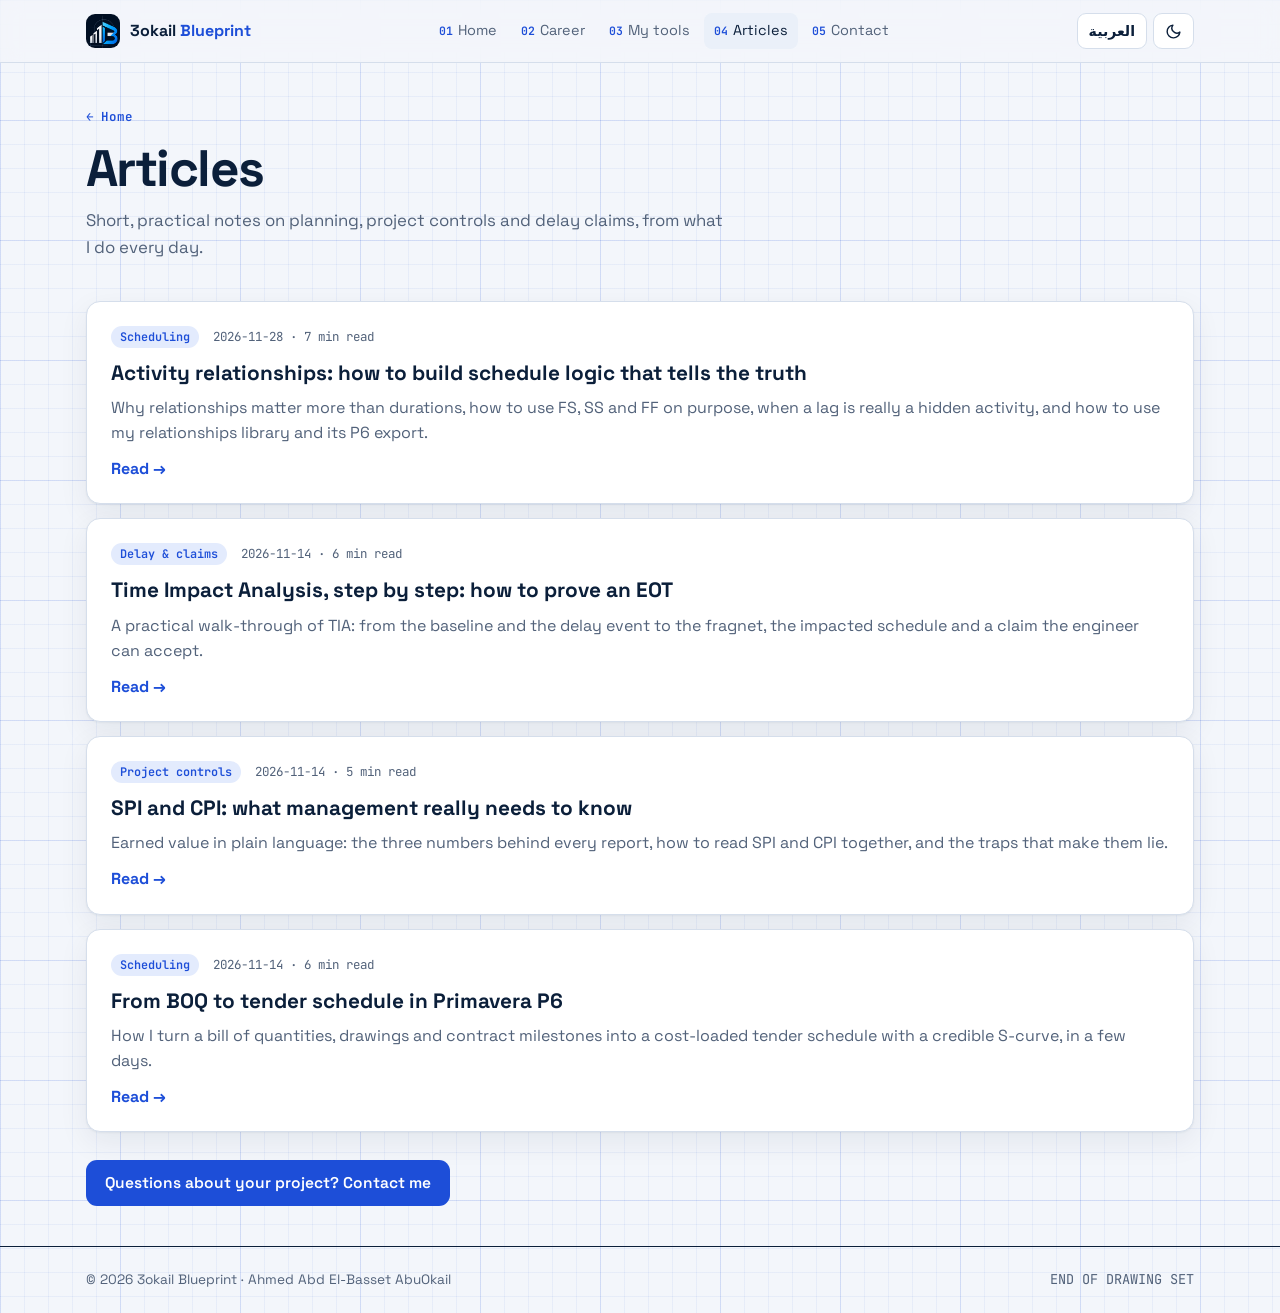
<file: articles.html>
<!doctype html>
<html lang="en" dir="ltr">
<head>
<meta charset="utf-8">
<meta name="viewport" content="width=device-width, initial-scale=1">
<title>Articles · Ahmed AbuOkail</title>
<meta name="description" content="Articles by Ahmed AbuOkail on planning, Primavera P6, earned value management, delay analysis and EOT claims.">
<meta property="og:title" content="Articles · Ahmed AbuOkail">
<meta property="og:description" content="Articles by Ahmed AbuOkail on planning, Primavera P6, earned value management, delay analysis and EOT claims.">
<meta property="og:type" content="website">
<link rel="icon" type="image/png" href="assets/logo-mark.png">
<link rel="apple-touch-icon" href="assets/logo-mark.png">
<meta property="og:image" content="https://ahmed3okail.github.io/3okail-blueprint/assets/logo-full.png">
<meta property="og:url" content="https://ahmed3okail.github.io/3okail-blueprint/articles.html">
<link rel="canonical" href="https://ahmed3okail.github.io/3okail-blueprint/articles.html">
<meta name="theme-color" content="#021023">
<link rel="preconnect" href="https://fonts.googleapis.com">
<link rel="preconnect" href="https://fonts.gstatic.com" crossorigin>
<link href="https://fonts.googleapis.com/css2?family=Space+Grotesk:wght@400;500;600;700&family=JetBrains+Mono:wght@400;600&family=IBM+Plex+Sans+Arabic:wght@400;500;600;700&display=swap" rel="stylesheet">
<link rel="stylesheet" href="assets/site.css?v=22">
</head>
<body data-page="articles">

<header class="top">
  <div class="wrap">
    <a class="brand" href="index.html"><img class="logo-img" src="assets/logo-mark.png" alt="3okail Blueprint logo" width="34" height="34"><span class="bt">3okail <span class="bt-b">Blueprint</span></span></a>
    <nav class="links" id="nav"></nav>
    <div class="controls">
      <button class="icon-btn" id="menuBtn" type="button" aria-label="Menu" aria-expanded="false"><svg width="18" height="18" viewBox="0 0 24 24" fill="none" stroke="currentColor" stroke-width="2" stroke-linecap="round"><path d="M4 7h16M4 12h16M4 17h16"/></svg></button>
      <button class="icon-btn" id="langBtn" type="button"></button>
      <button class="icon-btn" id="themeBtn" type="button" aria-label="Toggle dark mode"><svg width="17" height="17" viewBox="0 0 24 24" fill="none" stroke="currentColor" stroke-width="2" stroke-linecap="round" stroke-linejoin="round"><path d="M21 12.8A9 9 0 1 1 11.2 3a7 7 0 0 0 9.8 9.8Z"/></svg></button>
    </div>
  </div>
</header>

<main>
  <div class="subhero"><div class="wrap">
    <a class="crumb" href="index.html" data-i="home"></a>
    <h1 data-i="pT"></h1><p data-i="pP"></p>
  </div></div>
  <section id="list"><div class="wrap">
    <div class="art-list" id="artList"></div>
    <div class="nextlinks"><a class="btn btn-primary" href="index.html#contact" data-i="contact"></a></div>
  </div></section>
</main>

<footer><div class="wrap"><span>© <span id="yr">2026</span> 3okail Blueprint · <span data-i="fullName"></span></span><span class="mono"><span id="visits" hidden></span><span class="no-l">END OF DRAWING SET</span></span></div></footer>

<script src="assets/site.js?v=22"></script>
<script>
(function(){"use strict";var S=window.Site,$=S.$,esc=S.esc,t=S.t;
var T={"en": {"pT": "Articles", "pP": "Short, practical notes on planning, project controls and delay claims, from what I do every day.", "go": "Read →", "read": "min read", "contact": "Questions about your project? Contact me"}, "ar": {"pT": "مقالات", "pP": "ملاحظات عملية قصيرة عن التخطيط ومراقبة المشروعات ومطالبات التأخير، من شغلي اليومي.", "go": "← اقرأ", "read": "دقائق قراءة", "contact": "عندك سؤال عن مشروعك؟ تواصل معي"}};
var A=[{"id": "logic", "date": "2026-11-28", "min": 7, "tag": {"en": "Scheduling", "ar": "الجدولة"}, "title": {"en": "Activity relationships: how to build schedule logic that tells the truth", "ar": "العلاقات بين الأنشطة: إزاي تبني Logic برنامجك يقول الحقيقة"}, "sum": {"en": "Why relationships matter more than durations, how to use FS, SS and FF on purpose, when a lag is really a hidden activity, and how to use my relationships library and its P6 export.", "ar": "ليه العلاقات أهم من المدد، وإزاي تستخدم FS و SS و FF عن قصد، وإمتى الـ Lag يبقى نشاط مستخبي، وإزاي تستخدم مكتبة العلاقات وملف الـ P6 بتاعها."}}, {"id": "tia", "date": "2026-11-14", "min": 6, "tag": {"en": "Delay & claims", "ar": "التأخير والمطالبات"}, "title": {"en": "Time Impact Analysis, step by step: how to prove an EOT", "ar": "تحليل الأثر الزمني خطوة بخطوة: إزاي تثبت استحقاق تمديد المدة"}, "sum": {"en": "A practical walk-through of TIA: from the baseline and the delay event to the fragnet, the impacted schedule and a claim the engineer can accept.", "ar": "شرح عملي لتحليل الأثر الزمني (TIA): من البرنامج الأساسي وحدث التأخير إلى الـ Fragnet والبرنامج المتأثر ومطالبة يقدر المهندس يقبلها."}}, {"id": "evm", "date": "2026-11-14", "min": 5, "tag": {"en": "Project controls", "ar": "مراقبة المشروعات"}, "title": {"en": "SPI and CPI: what management really needs to know", "ar": "SPI و CPI: إيه اللي الإدارة محتاجة تعرفه فعلاً"}, "sum": {"en": "Earned value in plain language: the three numbers behind every report, how to read SPI and CPI together, and the traps that make them lie.", "ar": "القيمة المكتسبة بلغة بسيطة: الأرقام التلاتة ورا أي تقرير، وإزاي تقرا SPI و CPI مع بعض، والفخاخ اللي بتخليهم يضللوك."}}, {"id": "boq", "date": "2026-11-14", "min": 6, "tag": {"en": "Scheduling", "ar": "الجدولة"}, "title": {"en": "From BOQ to tender schedule in Primavera P6", "ar": "من جدول الكميات لبرنامج المناقصة على Primavera P6"}, "sum": {"en": "How I turn a bill of quantities, drawings and contract milestones into a cost-loaded tender schedule with a credible S-curve, in a few days.", "ar": "إزاي بحوّل جدول الكميات والرسومات والـ Milestones بتاعة العقد لبرنامج مناقصة محمّل بالتكاليف ومنحنى S مقنع، في أيام قليلة."}}];
function render(l){$('artList').innerHTML=A.map(function(a,i){return '<a class="art-card reveal in" href="article-'+a.id+'.html"><div class="art-meta"><span class="chip">'+esc(a.tag[l])+'</span><span class="mono">'+a.date+' · '+a.min+' '+esc(t('read'))+'</span></div><h2>'+esc(a.title[l])+'</h2><p>'+esc(a.sum[l])+'</p><span class="go">'+esc(t('go'))+'</span></a>'}).join('')}
S.init({T:T,title:{en:'Articles',ar:'مقالات'},render:render});})();
</script>
<script data-goatcounter="https://3okail-blueprint.goatcounter.com/count" async src="//gc.zgo.at/count.js"></script>
</body>
</html>
</file>
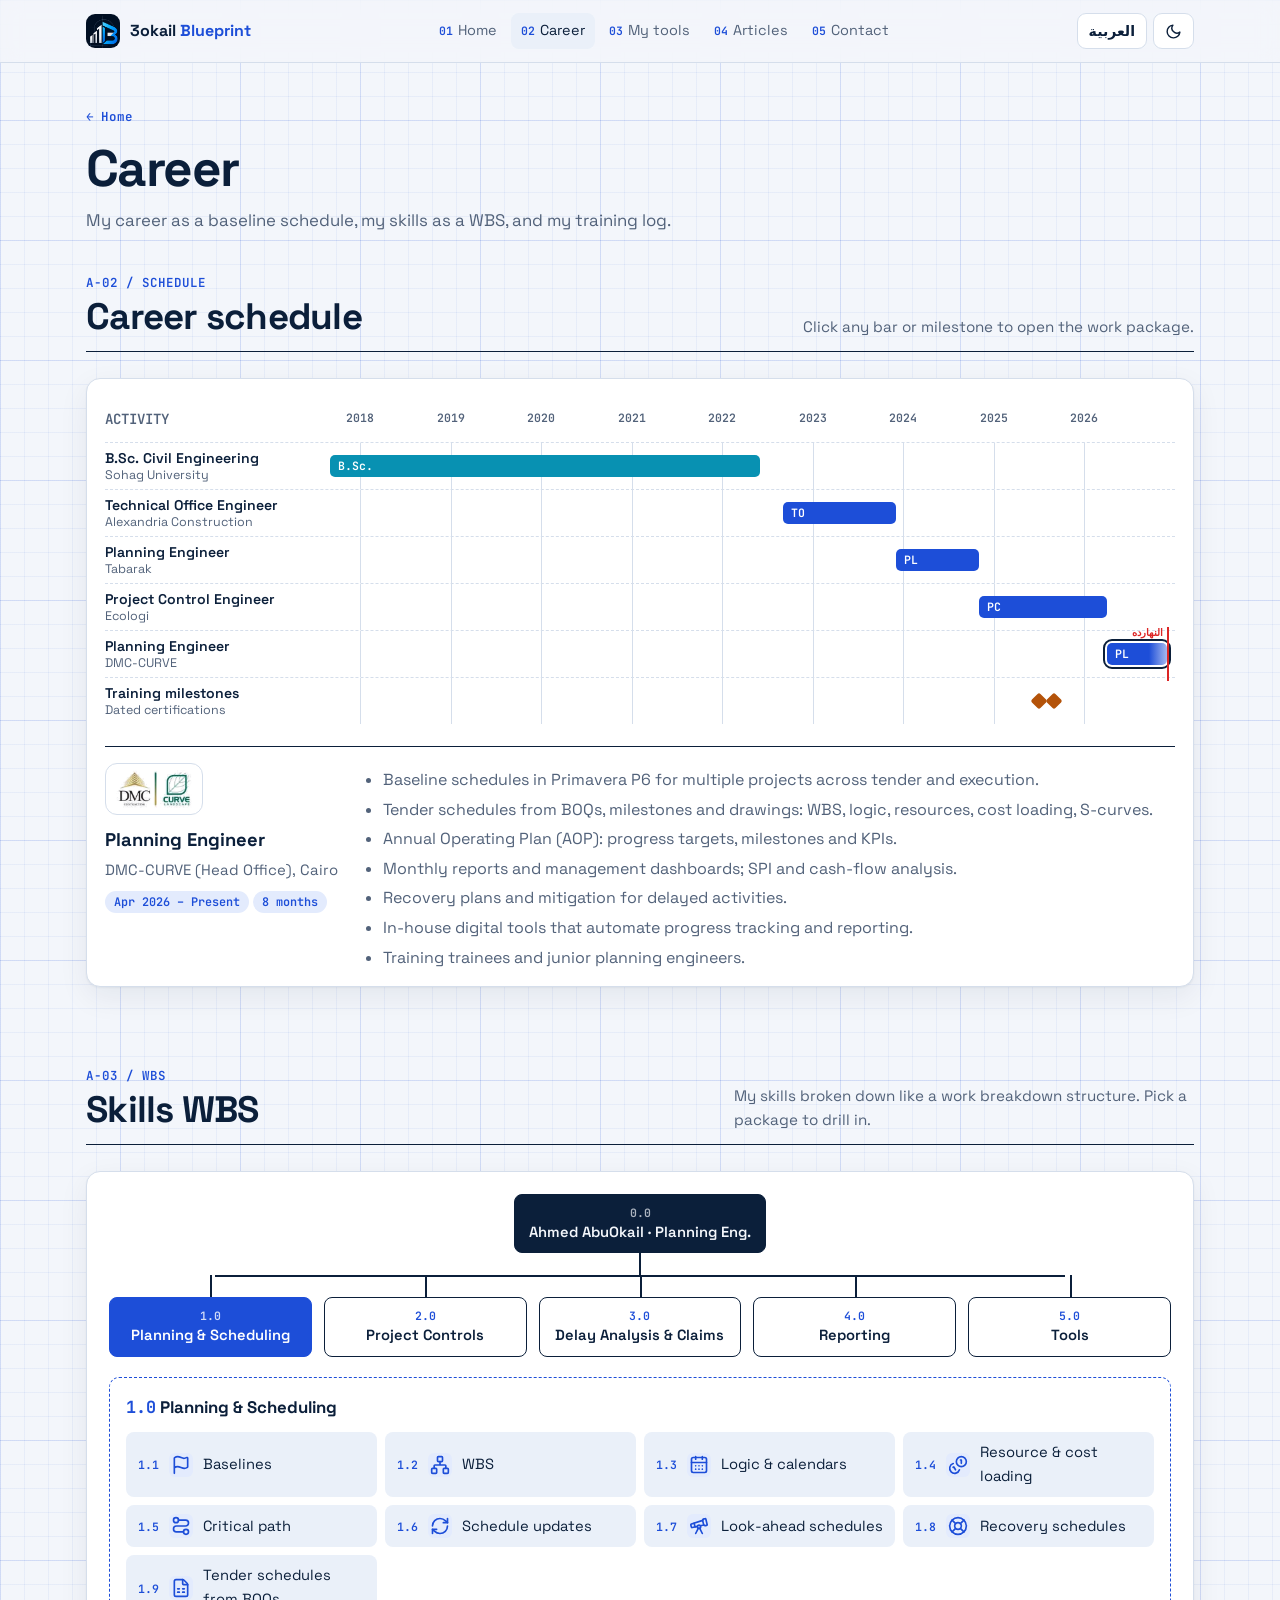
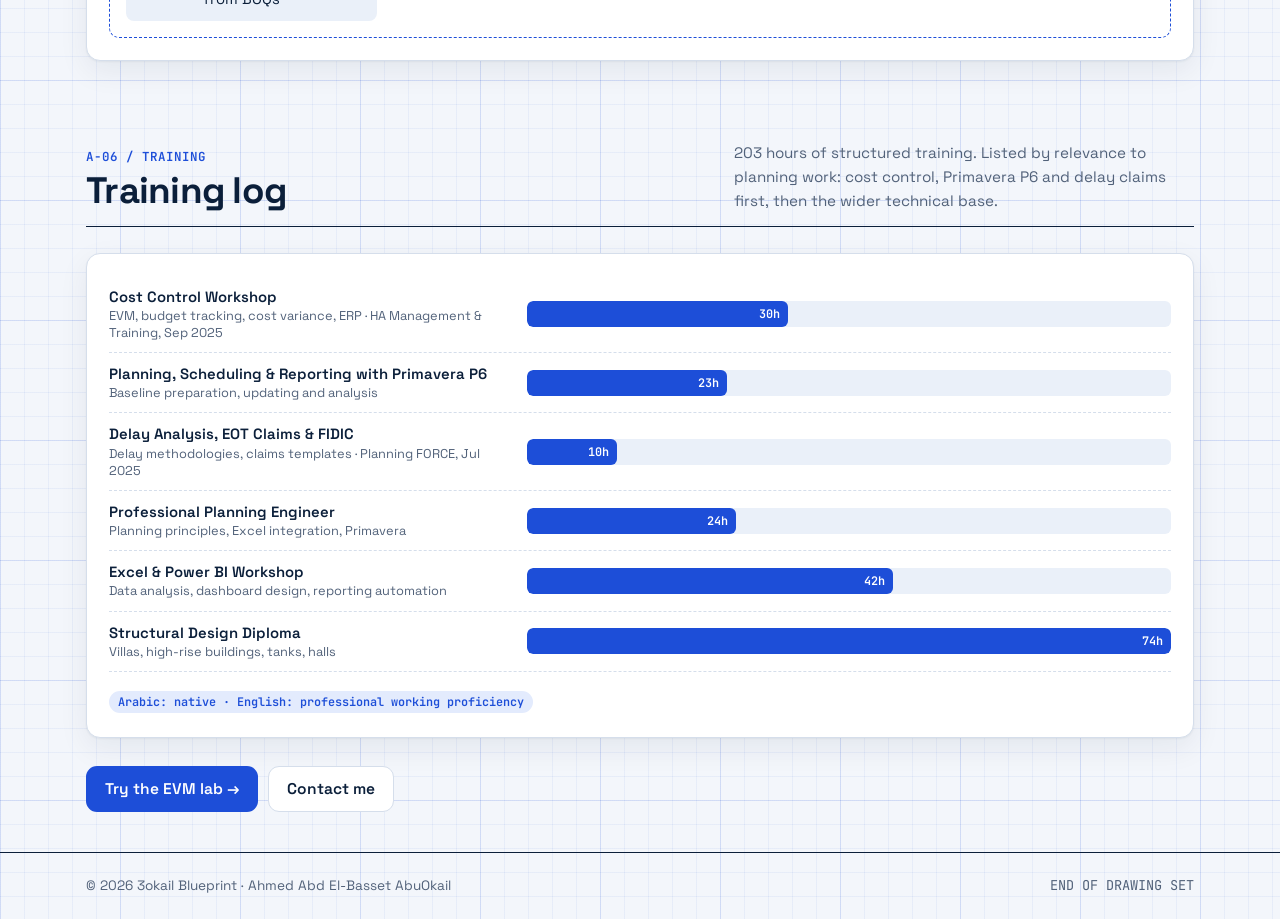
<file: career.html>
<!doctype html>
<html lang="en" dir="ltr">
<head>
<meta charset="utf-8">
<meta name="viewport" content="width=device-width, initial-scale=1">
<title>Career · Ahmed AbuOkail</title>
<meta name="description" content="Career of Ahmed AbuOkail: planning and project control roles at DMC-CURVE, Ecologi, Tabarak and Alexandria Construction, skills WBS and 203 hours of training.">
<meta property="og:title" content="Career · Ahmed AbuOkail">
<meta property="og:description" content="Career of Ahmed AbuOkail: planning and project control roles at DMC-CURVE, Ecologi, Tabarak and Alexandria Construction, skills WBS and 203 hours of training.">
<meta property="og:type" content="website">
<link rel="icon" type="image/png" href="assets/logo-mark.png">
<link rel="apple-touch-icon" href="assets/logo-mark.png">
<meta property="og:image" content="https://ahmed3okail.github.io/3okail-blueprint/assets/logo-full.png">
<meta property="og:url" content="https://ahmed3okail.github.io/3okail-blueprint/career.html">
<link rel="canonical" href="https://ahmed3okail.github.io/3okail-blueprint/career.html">
<meta name="theme-color" content="#021023">
<link rel="preconnect" href="https://fonts.googleapis.com">
<link rel="preconnect" href="https://fonts.gstatic.com" crossorigin>
<link href="https://fonts.googleapis.com/css2?family=Space+Grotesk:wght@400;500;600;700&family=JetBrains+Mono:wght@400;600&family=IBM+Plex+Sans+Arabic:wght@400;500;600;700&display=swap" rel="stylesheet">
<link rel="stylesheet" href="assets/site.css?v=22">
</head>
<body data-page="career">

<header class="top">
  <div class="wrap">
    <a class="brand" href="index.html"><img class="logo-img" src="assets/logo-mark.png" alt="3okail Blueprint logo" width="34" height="34"><span class="bt">3okail <span class="bt-b">Blueprint</span></span></a>
    <nav class="links" id="nav"></nav>
    <div class="controls">
      <button class="icon-btn" id="menuBtn" type="button" aria-label="Menu" aria-expanded="false"><svg width="18" height="18" viewBox="0 0 24 24" fill="none" stroke="currentColor" stroke-width="2" stroke-linecap="round"><path d="M4 7h16M4 12h16M4 17h16"/></svg></button>
      <button class="icon-btn" id="langBtn" type="button"></button>
      <button class="icon-btn" id="themeBtn" type="button" aria-label="Toggle dark mode"><svg width="17" height="17" viewBox="0 0 24 24" fill="none" stroke="currentColor" stroke-width="2" stroke-linecap="round" stroke-linejoin="round"><path d="M21 12.8A9 9 0 1 1 11.2 3a7 7 0 0 0 9.8 9.8Z"/></svg></button>
    </div>
  </div>
</header>

<main>
  <div class="subhero"><div class="wrap">
    <a class="crumb" href="index.html" data-i="home"></a>
    <h1 data-i="pT"></h1><p data-i="pP"></p>
  </div></div>

  <section id="career">
    <div class="wrap">
      <div class="sheet reveal"><div><div class="no">A-02 / SCHEDULE</div><h2 data-i="careerT"></h2></div><p data-i="careerP"></p></div>
      <div class="panel gantt reveal">
        <div class="g-scroll"><div class="g-inner" id="gantt"></div></div>
        <div id="gDetail"></div>
      </div>
    </div>
  </section>

  <section id="skills">
    <div class="wrap">
      <div class="sheet reveal"><div><div class="no">A-03 / WBS</div><h2 data-i="skillsT"></h2></div><p data-i="skillsP"></p></div>
      <div class="panel wbs reveal" id="wbs"></div>
    </div>
  </section>

  <section id="training">
    <div class="wrap">
      <div class="sheet reveal"><div><div class="no">A-06 / TRAINING</div><h2 data-i="trainT"></h2></div><p data-i="trainP"></p></div>
      <div class="panel train reveal" id="train"></div>
      <div class="nextlinks"><a class="btn btn-primary" href="evm.html" data-i="goEvm"></a><a class="btn btn-line" href="index.html#contact" data-i="goContact"></a></div>
    </div>
  </section>
</main>

<footer><div class="wrap"><span>© <span id="yr">2026</span> 3okail Blueprint · <span data-i="fullName"></span></span><span class="mono"><span id="visits" hidden></span><span class="no-l">END OF DRAWING SET</span></span></div></footer>

<script src="assets/site.js?v=22"></script>
<script>
(function(){
"use strict";
var S=window.Site, $=S.$, esc=S.esc, t=S.t;
var T={
en:{pT:'Career', pP:'My career as a baseline schedule, my skills as a WBS, and my training log.',
 careerT:'Career schedule', careerP:'Click any bar or milestone to open the work package.',
 activity:'ACTIVITY', today:'النهارده', present:'Present', months:'months', projects:'Projects', msRow:'Training milestones', msSub:'Dated certifications',
 skillsT:'Skills WBS', skillsP:'My skills broken down like a work breakdown structure. Pick a package to drill in.', wbsRoot:'Ahmed AbuOkail · Planning Eng.',
 trainT:'Training log', trainP:'203 hours of structured training. Listed by relevance to planning work: cost control, Primavera P6 and delay claims first, then the wider technical base.',
 tr:[['Cost Control Workshop','EVM, budget tracking, cost variance, ERP · HA Management & Training, Sep 2025',30],['Planning, Scheduling & Reporting with Primavera P6','Baseline preparation, updating and analysis',23],['Delay Analysis, EOT Claims & FIDIC','Delay methodologies, claims templates · Planning FORCE, Jul 2025',10],['Professional Planning Engineer','Planning principles, Excel integration, Primavera',24],['Excel & Power BI Workshop','Data analysis, dashboard design, reporting automation',42],['Structural Design Diploma','Villas, high-rise buildings, tanks, halls',74]],
 hrs:'h', langsT:'Arabic: native · English: professional working proficiency',
 goEvm:'Try the EVM lab →', goContact:'Contact me'},
ar:{pT:'المسيرة', pP:'مسيرتي في شكل برنامج زمني، ومهاراتي في شكل WBS، والكورسات اللي أخدتها.',
 careerT:'البرنامج الزمني للمسيرة', careerP:'اضغط على أي شغلانة أو كورس وشوف التفاصيل.',
 activity:'النشاط', today:'النهارده', present:'الآن', months:'شهر', projects:'المشروعات', msRow:'الكورسات', msSub:'بالتاريخ',
 skillsT:'المهارات في شكل WBS', skillsP:'مهاراتي متقسمة زي الـ WBS. اختار أي جزء وشوف تفاصيله.', wbsRoot:'أحمد أبوعقيل · مهندس تخطيط',
 trainT:'الكورسات', trainP:'203 ساعة تدريب. مرتبة حسب علاقتها بشغل التخطيط: مراقبة التكاليف وPrimavera P6 ومطالبات التأخير الأول، وبعدها الكورسات الفنية.',
 tr:[['ورشة مراقبة التكاليف','القيمة المكتسبة، ومتابعة الميزانية، وانحراف التكلفة، وERP · HA Management & Training، سبتمبر 2025',30],['التخطيط والجدولة والتقارير على Primavera P6','إعداد البرنامج الأساسي وتحديثه وتحليله',23],['تحليل التأخير ومطالبات تمديد المدة و FIDIC','منهجيات التأخير ونماذج المطالبات · Planning FORCE، يوليو 2025',10],['مهندس التخطيط المحترف','مبادئ التخطيط، والتكامل مع Excel، وPrimavera',24],['ورشة Excel و Power BI','تحليل البيانات، وتصميم لوحات المتابعة، وتسريع التقارير بالأتمتة',42],['دبلومة التصميم الإنشائي','الفيلات، والأبراج، والخزانات، والصالات',74]],
 hrs:' س', langsT:'العربية: اللغة الأم · الإنجليزية: مستوى مهني',
 goEvm:'← جرّب أداة EVM', goContact:'تواصل معي'}};

var career=[
 {id:'edu',kind:'edu',s:[2017,9],e:[2022,6],code:'B.Sc.',
  title:{en:'B.Sc. Civil Engineering',ar:'بكالوريوس الهندسة المدنية'},org:{en:'Sohag University',ar:'جامعة سوهاج'},short:{en:'Sohag University',ar:'جامعة سوهاج'},
  pts:{en:['Bachelor of Science in Civil Engineering.','Member, ICE Sohag Student Chapter.'],ar:['بكالوريوس العلوم في الهندسة المدنية.','عضو فرع طلاب ICE بسوهاج.']}},
 {id:'acc',s:[2022,9],e:[2023,12],code:'TO',
  title:{en:'Technical Office Engineer',ar:'مهندس مكتب فني'},org:{en:'Alexandria Construction Co. (Talaat Moustafa Group)',ar:'شركة الإسكندرية للإنشاءات (مجموعة طلعت مصطفى)'},short:{en:'Alexandria Construction',ar:'الإسكندرية للإنشاءات'},proj:['The Central Park'],
  pts:{en:['Reviewed quantity surveys and recovered quantity differences worth more than EGP 5 million in the owner\'s interim payment certificates.','Prepared shop drawings and quantity surveys for subcontractor invoices.','Issued RFIs and managed material submittals for compliance with specifications.','Prepared daily, weekly and monthly progress reports and coordinated between trades.'],
       ar:['راجعت حصر الكميات واسترجعت فروق كميات بقيمة تتجاوز 5 مليون جنيه في مستخلصات المالك.','إعداد الرسومات التنفيذية وحصر الكميات لمستخلصات مقاولي الباطن.','إصدار طلبات الاستفسار (RFI) ومتابعة اعتمادات المواد حسب المواصفات.','إعداد تقارير التقدم اليومية والأسبوعية والشهرية والتنسيق بين التخصصات.']}},
 {id:'tab',s:[2023,12],e:[2024,11],code:'PL',
  title:{en:'Planning Engineer',ar:'مهندس تخطيط'},org:{en:'Tabarak for Engineering and Construction',ar:'تبارك للهندسة والمقاولات'},short:{en:'Tabarak',ar:'تبارك'},proj:[{en:'Water Treatment Plant, Luxor',ar:'محطة معالجة مياه بالأقصر'}],
  pts:{en:['Prepared the time claim that secured a 3-month Extension of Time (EOT) on the Luxor water treatment plant.','Developed and updated detailed Primavera P6 schedules and tracked the critical path.','Prepared and presented weekly and monthly progress reports to management.','Ran earned value (EVM) analysis to measure project performance.','Supported delay analysis and EOT claims; coordinated multidisciplinary teams to resolve issues.'],
       ar:['أعددت المطالبة الزمنية التي حصلت بها على تمديد مدة 3 شهور (EOT) لمحطة معالجة المياه بالأقصر.','إعداد وتحديث برامج زمنية تفصيلية على Primavera P6 ومتابعة المسار الحرج.','إعداد وعرض تقارير التقدم الأسبوعية والشهرية على الإدارة.','إجراء تحليل القيمة المكتسبة (EVM) لقياس أداء المشروع.','دعم تحليل التأخير ومطالبات تمديد المدة، والتنسيق مع الفرق متعددة التخصصات.']}},
 {id:'eco',s:[2024,11],e:[2026,4],code:'PC',
  title:{en:'Project Control Engineer',ar:'مهندس مراقبة مشروعات'},org:{en:'Ecologi, Cairo',ar:'Ecologi، القاهرة'},short:{en:'Ecologi',ar:'Ecologi'},proj:['Sarai Club House','Taj Ville Mall'],
  pts:{en:['Secured a 15-day EOT on the 6-month Taj Ville Mall project and built its mitigation plan.','Built, maintained and updated baselines and schedules in Primavera P6.','Weekly and monthly progress reports for management review.','Analyzed delays and prepared EOT claims supported by site records.','Reviewed purchase orders against the budget and approved BOQ.','Monitored petty cash, manpower and equipment sheets against cost codes.','Periodic cost reports: budget, actuals, variances and forecasts.'],
       ar:['حصلت على تمديد 15 يوم لمشروع Taj Ville Mall (مدته 6 شهور) وأعددت الخطة التصحيحية للمشروع.','إعداد وتحديث البرامج الأساسية والبرامج الزمنية على Primavera P6.','تقارير تقدم أسبوعية وشهرية لمراجعة الإدارة.','تحليل التأخيرات وإعداد مطالبات تمديد المدة مدعومة بسجلات الموقع.','مراجعة أوامر الشراء مقابل الميزانية وجدول الكميات المعتمد.','متابعة العُهد وكشوف العمالة والمعدات مقابل أكواد التكلفة.','تقارير تكلفة دورية: الميزانية، والفعلي، والانحرافات، والتوقعات.']}},
 {id:'dmc',s:[2026,4],e:null,code:'PL',now:true,
  title:{en:'Planning Engineer',ar:'مهندس تخطيط'},org:{en:'DMC-CURVE (Head Office), Cairo',ar:'DMC-CURVE (المكتب الرئيسي)، القاهرة'},short:{en:'DMC-CURVE',ar:'DMC-CURVE'},
  pts:{en:['Baseline schedules in Primavera P6 for multiple projects across tender and execution.','Tender schedules from BOQs, milestones and drawings: WBS, logic, resources, cost loading, S-curves.','Annual Operating Plan (AOP): progress targets, milestones and KPIs.','Monthly reports and management dashboards; SPI and cash-flow analysis.','Recovery plans and mitigation for delayed activities.','In-house digital tools that automate progress tracking and reporting.','Training trainees and junior planning engineers.'],
       ar:['برامج أساسية على Primavera P6 لعدة مشروعات في مرحلتي المناقصة والتنفيذ.','برامج مناقصات من جداول الكميات والـ Milestones والرسومات: WBS، والعلاقات، والموارد، وتحميل التكاليف، ومنحنيات S.','خطة التشغيل السنوية (AOP): مستهدفات التقدم والـ Milestones ومؤشرات الأداء (KPIs).','تقارير شهرية ولوحات متابعة للإدارة؛ تحليل SPI والتدفق النقدي.','خطط لتعويض التأخير وإجراءات تصحيحية للأنشطة المتأخرة.','أدوات رقمية داخلية بتسرّع متابعة التقدم والتقارير.','تدريب المتدربين ومهندسي التخطيط الجدد.']}}
];
var milestones=[
 {id:'m1',d:[2025,7],title:{en:'Delay Analysis, EOT Claims & FIDIC',ar:'تحليل التأخير ومطالبات تمديد المدة و FIDIC'},org:{en:'Planning FORCE · 10 hrs',ar:'Planning FORCE · 10 ساعات'},pts:{en:['Delay methodologies and claims templates.'],ar:['منهجيات تحليل التأخير ونماذج المطالبات.']}},
 {id:'m2',d:[2025,9],title:{en:'Cost Control Workshop',ar:'ورشة مراقبة التكاليف'},org:{en:'HA Management & Training · 30 hrs',ar:'HA Management & Training · 30 ساعة'},pts:{en:['EVM, budget tracking, cost variance, ERP overview.'],ar:['القيمة المكتسبة، ومتابعة الميزانية، وانحراف التكلفة، ومقدمة ERP.']}}
];
var G0=[2017,7], GN=114, now=new Date(), NOW=[now.getFullYear(),now.getMonth()+1];
if(NOW[0]<2026||(NOW[0]===2026&&NOW[1]<11))NOW=[2026,11];
if(NOW[0]>=2027)NOW=[2026,12];
function mIdx(d){return (d[0]-G0[0])*12+(d[1]-G0[1])}
function pct(d){return (mIdx(d)/GN*100).toFixed(3)+'%'}
var MON={en:['Jan','Feb','Mar','Apr','May','Jun','Jul','Aug','Sep','Oct','Nov','Dec'],ar:['يناير','فبراير','مارس','أبريل','مايو','يونيو','يوليو','أغسطس','سبتمبر','أكتوبر','نوفمبر','ديسمبر']};
function fmtD(d){return d?MON[S.lang][d[1]-1]+' '+d[0]:t('present')}
var gSel='dmc';
function vlines(){var s='';for(var y=2018;y<=2026;y++)s+='<span class="g-vline" style="left:'+pct([y,1])+'"></span>';return s}
function renderGantt(){
  var L=S.lang, h='<div class="g-row g-axis"><div class="g-label hint">'+t('activity')+'</div><div class="g-track">';
  for(var y=2018;y<=2026;y++)h+='<span class="g-year" style="left:'+pct([y,1])+'">'+y+'</span>';
  h+='</div></div>';
  career.forEach(function(c){
    var w=(mIdx(c.e||NOW)-mIdx(c.s))/GN*100;
    h+='<div class="g-row"><div class="g-label">'+esc(c.title[L])+'<small>'+esc(c.short[L])+'</small></div><div class="g-track">'+vlines()+
      (c.now?'<span class="g-today" style="left:'+pct(NOW)+'"><span>'+t('today')+'</span></span>':'')+
      '<button type="button" class="g-bar '+(c.kind||'')+(c.now?' now':'')+(gSel===c.id?' sel':'')+'" data-g="'+c.id+'" style="left:'+pct(c.s)+';width:'+w.toFixed(3)+'%" aria-label="'+esc(c.title[L])+'">'+c.code+'</button></div></div>';
  });
  h+='<div class="g-row"><div class="g-label">'+t('msRow')+'<small>'+t('msSub')+'</small></div><div class="g-track">'+vlines();
  milestones.forEach(function(m){h+='<button type="button" class="g-ms'+(gSel===m.id?' sel':'')+'" data-g="'+m.id+'" style="left:'+pct(m.d)+'" aria-label="'+esc(m.title[L])+'"></button>'});
  $('gantt').innerHTML=h+'</div></div>';
  var c=career.filter(function(x){return x.id===gSel})[0], m=milestones.filter(function(x){return x.id===gSel})[0], o=c||m, chips;
  if(c)chips='<span class="chip">'+fmtD(c.s)+' – '+fmtD(c.e)+'</span><span class="chip">'+(mIdx(c.e||NOW)-mIdx(c.s))+' '+t('months')+'</span>';
  else chips='<span class="chip">'+fmtD(m.d)+'</span>';
  $('gDetail').innerHTML='<div class="g-detail"><div>'+S.coLogo(o.id,'lg')+'<h3>'+esc(o.title[L])+'</h3><p class="org">'+esc(o.org[L])+'</p>'+chips+
    (c&&c.proj?'<p class="org" style="margin-top:10px"><b>'+t('projects')+':</b> '+esc(c.proj.map(function(x){return x[L]||x}).join(' · '))+'</p>':'')+
    '</div><ul>'+o.pts[L].map(function(p){return '<li>'+esc(p)+'</li>'}).join('')+'</ul></div>';
}
$('gantt').addEventListener('click',function(ev){var b=ev.target.closest('[data-g]');if(!b)return;gSel=b.getAttribute('data-g');renderGantt()});

var wbs=[
 {code:'1.0',li:["flag", "network", "calendar-days", "coins", "route", "refresh-cw", "telescope", "life-buoy", "file-spreadsheet"],n:{en:'Planning & Scheduling',ar:'التخطيط والجدولة'},items:{en:['Baselines','WBS','Logic & calendars','Resource & cost loading','Critical path','Schedule updates','Look-ahead schedules','Recovery schedules','Tender schedules from BOQs'],ar:['البرامج الأساسية','هيكل تجزئة العمل','العلاقات والتقويمات','تحميل الموارد والتكاليف','المسار الحرج','تحديث البرامج','البرامج قصيرة المدى','برامج تعويض التأخير','جداول المناقصات من BOQ']}},
 {code:'2.0',li:["gauge", "scale", "activity", "target", "chart-column", "banknote", "calculator", "clipboard-check"],n:{en:'Project Controls',ar:'مراقبة المشروعات'},items:{en:['Earned value (EVM)','CV / SV','SPI / CPI','AOP tracking','KPI tracking','Cash flow','Cost-to-complete forecasts','PO review vs BOQ'],ar:['القيمة المكتسبة EVM','انحراف التكلفة والجدول','SPI / CPI','متابعة AOP','مؤشرات الأداء KPI','التدفق النقدي','توقعات تكلفة الإنجاز','مراجعة أوامر الشراء مقابل BOQ']}},
 {code:'3.0',li:["tags", "git-branch", "timer", "git-merge", "calendar-plus", "scroll-text"],n:{en:'Delay Analysis & Claims',ar:'تحليل التأخير والمطالبات'},items:{en:['Delay classification','Fragnets','Time Impact Analysis','Concurrent delay','EOT claims','FIDIC'],ar:['تصنيف التأخيرات','Fragnets','تحليل الأثر الزمني TIA','التأخير المتزامن','مطالبات تمديد المدة','عقود FIDIC']}},
 {code:'4.0',li:["file-text", "layout-dashboard", "chart-spline", "milestone", "chart-bar"],n:{en:'Reporting',ar:'التقارير'},items:{en:['Weekly & monthly reports','Management dashboards','S-curves','Milestone reports','KPI reports'],ar:['تقارير أسبوعية وشهرية','لوحات متابعة للإدارة','منحنيات S','تقارير الـ Milestones','تقارير مؤشرات الأداء']}},
 {code:'5.0',ic:['p6','excel','powerbi','autocad','word','ai'],n:{en:'Tools',ar:'الأدوات'},items:{en:['Primavera P6','Microsoft Excel','Power BI','AutoCAD','Word & PowerPoint','AI tools & web apps'],ar:['Primavera P6','Microsoft Excel','Power BI','AutoCAD','Word و PowerPoint','أدوات الذكاء الاصطناعي وتطبيقات الويب']}}
];
var LU={"flag": "<path fill=\"none\" stroke=\"currentColor\" stroke-linecap=\"round\" stroke-linejoin=\"round\" stroke-width=\"2\" d=\"M4 22V4a1 1 0 0 1 .4-.8A6 6 0 0 1 8 2c3 0 5 2 7.333 2q2 0 3.067-.8A1 1 0 0 1 20 4v10a1 1 0 0 1-.4.8A6 6 0 0 1 16 16c-3 0-5-2-8-2a6 6 0 0 0-4 1.528\"/>", "network": "<g fill=\"none\" stroke=\"currentColor\" stroke-linecap=\"round\" stroke-linejoin=\"round\" stroke-width=\"2\"><rect width=\"6\" height=\"6\" x=\"16\" y=\"16\" rx=\"1\"/><rect width=\"6\" height=\"6\" x=\"2\" y=\"16\" rx=\"1\"/><rect width=\"6\" height=\"6\" x=\"9\" y=\"2\" rx=\"1\"/><path d=\"M5 16v-3a1 1 0 0 1 1-1h12a1 1 0 0 1 1 1v3m-7-4V8\"/></g>", "calendar-days": "<g fill=\"none\" stroke=\"currentColor\" stroke-linecap=\"round\" stroke-linejoin=\"round\" stroke-width=\"2\"><path d=\"M8 2v3m8-3v3\"/><rect width=\"18\" height=\"18\" x=\"3\" y=\"3\" rx=\"2\"/><path d=\"M3 9h18M8 13h.01M12 13h.01M16 13h.01M8 17h.01M12 17h.01M16 17h.01\"/></g>", "coins": "<g fill=\"none\" stroke=\"currentColor\" stroke-linecap=\"round\" stroke-linejoin=\"round\" stroke-width=\"2\"><path d=\"M13.744 17.736a6 6 0 1 1-7.48-7.48M15 6h1v4\"/><path d=\"m6.134 14.768l.866-.5l2 3.464\"/><circle cx=\"16\" cy=\"8\" r=\"6\"/></g>", "route": "<g fill=\"none\" stroke=\"currentColor\" stroke-linecap=\"round\" stroke-linejoin=\"round\" stroke-width=\"2\"><path d=\"M9 5h8.5a1 1 0 0 1 0 7h-11a1 1 0 0 0 0 7H15\"/><circle cx=\"18\" cy=\"19\" r=\"3\"/><circle cx=\"6\" cy=\"5\" r=\"3\"/></g>", "refresh-cw": "<g fill=\"none\" stroke=\"currentColor\" stroke-linecap=\"round\" stroke-linejoin=\"round\" stroke-width=\"2\"><path d=\"M3 12a9 9 0 0 1 9-9a9.75 9.75 0 0 1 6.74 2.74L21 8\"/><path d=\"M21 3v5h-5m5 4a9 9 0 0 1-9 9a9.75 9.75 0 0 1-6.74-2.74L3 16\"/><path d=\"M8 16H3v5\"/></g>", "telescope": "<g fill=\"none\" stroke=\"currentColor\" stroke-linecap=\"round\" stroke-linejoin=\"round\" stroke-width=\"2\"><path d=\"m10.065 12.493l-6.18 1.318a.934.934 0 0 1-1.108-.702l-.537-2.15a1.07 1.07 0 0 1 .691-1.265l13.504-4.44m-2.875 6.493l4.332-.924M16 21l-3.105-6.21\"/><path d=\"M16.485 5.94a2 2 0 0 1 1.455-2.425l1.09-.272a1 1 0 0 1 1.212.727l1.515 6.06a1 1 0 0 1-.727 1.213l-1.09.272a2 2 0 0 1-2.425-1.455zM6.158 8.633l1.114 4.456M8 21l3.105-6.21\"/><circle cx=\"12\" cy=\"13\" r=\"2\"/></g>", "life-buoy": "<g fill=\"none\" stroke=\"currentColor\" stroke-linecap=\"round\" stroke-linejoin=\"round\" stroke-width=\"2\"><circle cx=\"12\" cy=\"12\" r=\"10\"/><path d=\"m4.93 4.93l4.24 4.24m5.66 0l4.24-4.24m-4.24 9.9l4.24 4.24m-9.9-4.24l-4.24 4.24\"/><circle cx=\"12\" cy=\"12\" r=\"4\"/></g>", "file-spreadsheet": "<g fill=\"none\" stroke=\"currentColor\" stroke-linecap=\"round\" stroke-linejoin=\"round\" stroke-width=\"2\"><path d=\"M6 22a2 2 0 0 1-2-2V4a2 2 0 0 1 2-2h8a2.4 2.4 0 0 1 1.704.706l3.588 3.588A2.4 2.4 0 0 1 20 8v12a2 2 0 0 1-2 2z\"/><path d=\"M14 2v5a1 1 0 0 0 1 1h5M8 13h2m4 0h2m-8 4h2m4 0h2\"/></g>", "gauge": "<path fill=\"none\" stroke=\"currentColor\" stroke-linecap=\"round\" stroke-linejoin=\"round\" stroke-width=\"2\" d=\"m12 14l4-4M3.34 19a10 10 0 1 1 17.32 0\"/>", "scale": "<g fill=\"none\" stroke=\"currentColor\" stroke-linecap=\"round\" stroke-linejoin=\"round\" stroke-width=\"2\"><path d=\"M12 3v18m7-13l3 8a5 5 0 0 1-6 0zV7\"/><path d=\"M3 7h1a17 17 0 0 0 8-2a17 17 0 0 0 8 2h1M5 8l3 8a5 5 0 0 1-6 0zV7m2 14h10\"/></g>", "activity": "<path fill=\"none\" stroke=\"currentColor\" stroke-linecap=\"round\" stroke-linejoin=\"round\" stroke-width=\"2\" d=\"M22 12h-2.48a2 2 0 0 0-1.93 1.46l-2.35 8.36a.25.25 0 0 1-.48 0L9.24 2.18a.25.25 0 0 0-.48 0l-2.35 8.36A2 2 0 0 1 4.49 12H2\"/>", "target": "<g fill=\"none\" stroke=\"currentColor\" stroke-linecap=\"round\" stroke-linejoin=\"round\" stroke-width=\"2\"><circle cx=\"12\" cy=\"12\" r=\"10\"/><circle cx=\"12\" cy=\"12\" r=\"6\"/><circle cx=\"12\" cy=\"12\" r=\"2\"/></g>", "chart-column": "<path fill=\"none\" stroke=\"currentColor\" stroke-linecap=\"round\" stroke-linejoin=\"round\" stroke-width=\"2\" d=\"M3 3v16a2 2 0 0 0 2 2h16m-3-4V9m-5 8V5M8 17v-3\"/>", "banknote": "<g fill=\"none\" stroke=\"currentColor\" stroke-linecap=\"round\" stroke-linejoin=\"round\" stroke-width=\"2\"><rect width=\"20\" height=\"12\" x=\"2\" y=\"6\" rx=\"2\"/><circle cx=\"12\" cy=\"12\" r=\"2\"/><path d=\"M6 12h.01M18 12h.01\"/></g>", "calculator": "<g fill=\"none\" stroke=\"currentColor\" stroke-linecap=\"round\" stroke-linejoin=\"round\" stroke-width=\"2\"><rect width=\"16\" height=\"20\" x=\"4\" y=\"2\" rx=\"2\"/><path d=\"M8 6h8m0 8v4m0-8h.01M12 10h.01M8 10h.01M12 14h.01M8 14h.01M12 18h.01M8 18h.01\"/></g>", "clipboard-check": "<g fill=\"none\" stroke=\"currentColor\" stroke-linecap=\"round\" stroke-linejoin=\"round\" stroke-width=\"2\"><rect width=\"8\" height=\"4\" x=\"8\" y=\"2\" rx=\"1\" ry=\"1\"/><path d=\"M16 4h2a2 2 0 0 1 2 2v14a2 2 0 0 1-2 2H6a2 2 0 0 1-2-2V6a2 2 0 0 1 2-2h2\"/><path d=\"m9 14l2 2l4-4\"/></g>", "tags": "<g fill=\"none\" stroke=\"currentColor\" stroke-linecap=\"round\" stroke-linejoin=\"round\" stroke-width=\"2\"><path d=\"M13.172 2a2 2 0 0 1 1.414.586l6.71 6.71a2.4 2.4 0 0 1 0 3.408l-4.592 4.592a2.4 2.4 0 0 1-3.408 0l-6.71-6.71A2 2 0 0 1 6 9.172V3a1 1 0 0 1 1-1zM2 7v6.172a2 2 0 0 0 .586 1.414l6.71 6.71a2.4 2.4 0 0 0 3.191.193\"/><circle cx=\"10.5\" cy=\"6.5\" r=\".5\" fill=\"currentColor\"/></g>", "git-branch": "<g fill=\"none\" stroke=\"currentColor\" stroke-linecap=\"round\" stroke-linejoin=\"round\" stroke-width=\"2\"><path d=\"M15 6a9 9 0 0 0-9 9V3\"/><circle cx=\"18\" cy=\"6\" r=\"3\"/><circle cx=\"6\" cy=\"18\" r=\"3\"/></g>", "timer": "<g fill=\"none\" stroke=\"currentColor\" stroke-linecap=\"round\" stroke-linejoin=\"round\" stroke-width=\"2\"><path d=\"M10 2h4m-2 12l3-3\"/><circle cx=\"12\" cy=\"14\" r=\"8\"/></g>", "git-merge": "<g fill=\"none\" stroke=\"currentColor\" stroke-linecap=\"round\" stroke-linejoin=\"round\" stroke-width=\"2\"><circle cx=\"18\" cy=\"18\" r=\"3\"/><circle cx=\"6\" cy=\"6\" r=\"3\"/><path d=\"M6 21V9a9 9 0 0 0 9 9\"/></g>", "calendar-plus": "<path fill=\"none\" stroke=\"currentColor\" stroke-linecap=\"round\" stroke-linejoin=\"round\" stroke-width=\"2\" d=\"M16 18h6M16 2v3m3 10v6m2-9.5V5a2 2 0 0 0-2-2H5a2 2 0 0 0-2 2v14a2 2 0 0 0 2 2h8.3M3 9h18M8 2v3\"/>", "scroll-text": "<g fill=\"none\" stroke=\"currentColor\" stroke-linecap=\"round\" stroke-linejoin=\"round\" stroke-width=\"2\"><path d=\"M15 12h-5m5-4h-5m9 9V5a2 2 0 0 0-2-2H4\"/><path d=\"M8 21h12a2 2 0 0 0 2-2v-1a1 1 0 0 0-1-1H11a1 1 0 0 0-1 1v1a2 2 0 1 1-4 0V5a2 2 0 1 0-4 0v2a1 1 0 0 0 1 1h3\"/></g>", "file-text": "<g fill=\"none\" stroke=\"currentColor\" stroke-linecap=\"round\" stroke-linejoin=\"round\" stroke-width=\"2\"><path d=\"M6 22a2 2 0 0 1-2-2V4a2 2 0 0 1 2-2h8a2.4 2.4 0 0 1 1.704.706l3.588 3.588A2.4 2.4 0 0 1 20 8v12a2 2 0 0 1-2 2z\"/><path d=\"M14 2v5a1 1 0 0 0 1 1h5M10 9H8m8 4H8m8 4H8\"/></g>", "layout-dashboard": "<g fill=\"none\" stroke=\"currentColor\" stroke-linecap=\"round\" stroke-linejoin=\"round\" stroke-width=\"2\"><rect width=\"7\" height=\"9\" x=\"3\" y=\"3\" rx=\"1\"/><rect width=\"7\" height=\"5\" x=\"14\" y=\"3\" rx=\"1\"/><rect width=\"7\" height=\"9\" x=\"14\" y=\"12\" rx=\"1\"/><rect width=\"7\" height=\"5\" x=\"3\" y=\"16\" rx=\"1\"/></g>", "chart-spline": "<g fill=\"none\" stroke=\"currentColor\" stroke-linecap=\"round\" stroke-linejoin=\"round\" stroke-width=\"2\"><path d=\"M3 3v16a2 2 0 0 0 2 2h16\"/><path d=\"M7 16c.5-2 1.5-7 4-7c2 0 2 3 4 3c2.5 0 4.5-5 5-7\"/></g>", "milestone": "<path fill=\"none\" stroke=\"currentColor\" stroke-linecap=\"round\" stroke-linejoin=\"round\" stroke-width=\"2\" d=\"M12 13v8m0-18v3m6.172 0a2 2 0 0 1 1.414.586l2.06 2.06a1.207 1.207 0 0 1 0 1.708l-2.06 2.06a2 2 0 0 1-1.414.586H4a1 1 0 0 1-1-1V7a1 1 0 0 1 1-1z\"/>", "chart-bar": "<path fill=\"none\" stroke=\"currentColor\" stroke-linecap=\"round\" stroke-linejoin=\"round\" stroke-width=\"2\" d=\"M3 3v16a2 2 0 0 0 2 2h16M7 16h8m-8-5h12M7 6h3\"/>"};
function lu(n){return '<svg class="leaf-ic" viewBox="0 0 24 24" aria-hidden="true">'+LU[n]+'</svg>'}
var wSel=0;
function renderWBS(){
  var L=S.lang, s=wbs[wSel], h='<div class="wbs-root"><div class="wbs-node"><code>0.0</code>'+esc(t('wbsRoot'))+'</div></div><div class="wbs-stem"></div><div class="wbs-l1">';
  wbs.forEach(function(w,i){h+='<div><button type="button" class="wbs-node'+(i===wSel?' sel':'')+'" data-w="'+i+'"><code>'+w.code+'</code>'+esc(w.n[L])+'</button></div>'});
  h+='</div><div class="wbs-leaves"><h3><span class="mono" style="color:var(--accent)">'+s.code+'</span> '+esc(s.n[L])+'</h3><div class="leaf-grid">'+
    s.items[L].map(function(it,j){return '<div class="leaf"><code>'+s.code.charAt(0)+'.'+(j+1)+'</code>'+(s.ic?S.toolIcon(s.ic[j]):(s.li?lu(s.li[j]):''))+'<span>'+esc(it)+'</span></div>'}).join('')+'</div></div>';
  $('wbs').innerHTML=h;
}
$('wbs').addEventListener('click',function(ev){var b=ev.target.closest('[data-w]');if(!b)return;wSel=+b.getAttribute('data-w');renderWBS()});

var trainSeen=false;
function fillTrain(){document.querySelectorAll('#train .tr-bar span').forEach(function(s){s.style.width=s.getAttribute('data-w')+'%'})}
function renderTrain(){
  $('train').innerHTML=t('tr').map(function(r){return '<div class="tr-row"><div class="tr-name">'+esc(r[0])+'<small>'+esc(r[1])+'</small></div><div class="tr-bar"><span data-w="'+Math.max(r[2]/74*100,14).toFixed(1)+'">'+r[2]+t('hrs')+'</span></div></div>'}).join('')+
    '<div class="langs"><span class="chip">'+esc(t('langsT'))+'</span></div>';
  if(trainSeen)requestAnimationFrame(fillTrain);
}
S.init({T:T,title:{en:'Career',ar:'المسيرة'},render:function(){renderGantt();renderWBS();renderTrain()},onReveal:function(el){if(el.id==='train'){trainSeen=true;fillTrain()}}});
})();
</script>
<script data-goatcounter="https://3okail-blueprint.goatcounter.com/count" async src="//gc.zgo.at/count.js"></script>
</body>
</html>
</file>
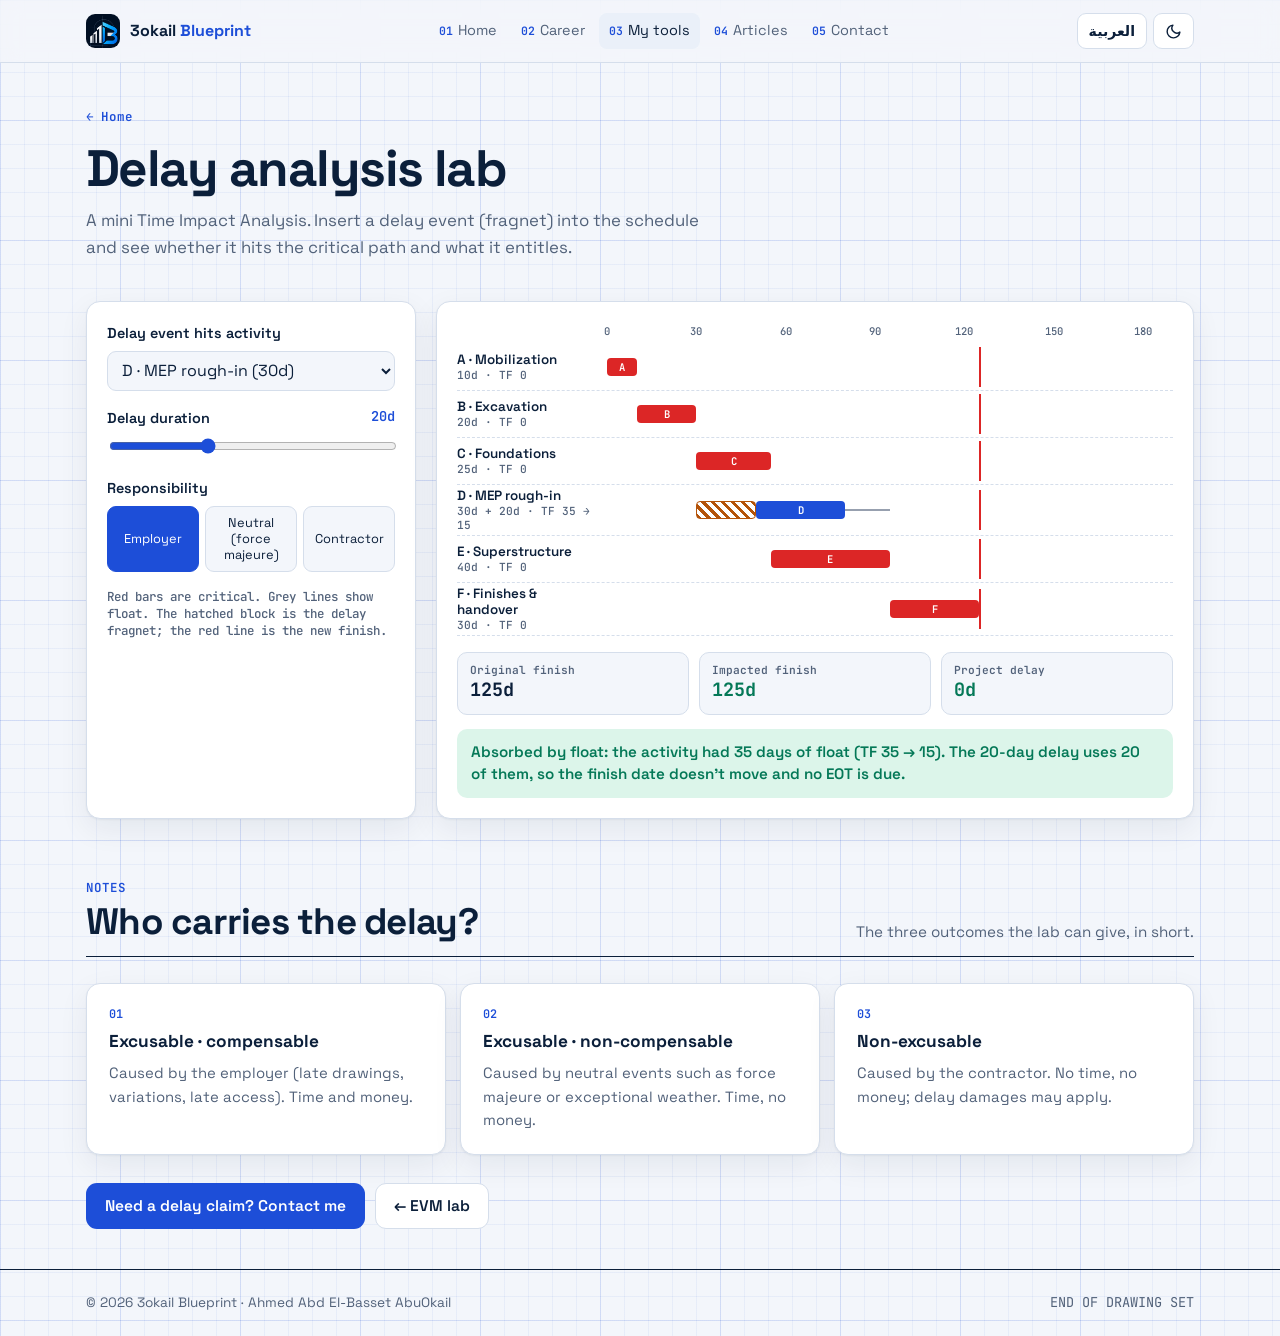
<file: delay.html>
<!doctype html>
<html lang="en" dir="ltr">
<head>
<meta charset="utf-8">
<meta name="viewport" content="width=device-width, initial-scale=1">
<title>Delay analysis lab · Ahmed AbuOkail</title>
<meta name="description" content="Interactive delay analysis lab: insert a delay event as a fragnet and see its impact on the critical path and completion date. By Ahmed AbuOkail.">
<meta property="og:title" content="Delay analysis lab · Ahmed AbuOkail">
<meta property="og:description" content="Interactive delay analysis lab: insert a delay event as a fragnet and see its impact on the critical path and completion date. By Ahmed AbuOkail.">
<meta property="og:type" content="website">
<link rel="icon" type="image/png" href="assets/logo-mark.png">
<link rel="apple-touch-icon" href="assets/logo-mark.png">
<meta property="og:image" content="https://ahmed3okail.github.io/3okail-blueprint/assets/logo-full.png">
<meta property="og:url" content="https://ahmed3okail.github.io/3okail-blueprint/delay.html">
<link rel="canonical" href="https://ahmed3okail.github.io/3okail-blueprint/delay.html">
<meta name="theme-color" content="#021023">
<link rel="preconnect" href="https://fonts.googleapis.com">
<link rel="preconnect" href="https://fonts.gstatic.com" crossorigin>
<link href="https://fonts.googleapis.com/css2?family=Space+Grotesk:wght@400;500;600;700&family=JetBrains+Mono:wght@400;600&family=IBM+Plex+Sans+Arabic:wght@400;500;600;700&display=swap" rel="stylesheet">
<link rel="stylesheet" href="assets/site.css?v=22">
</head>
<body data-page="delay">

<header class="top">
  <div class="wrap">
    <a class="brand" href="index.html"><img class="logo-img" src="assets/logo-mark.png" alt="3okail Blueprint logo" width="34" height="34"><span class="bt">3okail <span class="bt-b">Blueprint</span></span></a>
    <nav class="links" id="nav"></nav>
    <div class="controls">
      <button class="icon-btn" id="menuBtn" type="button" aria-label="Menu" aria-expanded="false"><svg width="18" height="18" viewBox="0 0 24 24" fill="none" stroke="currentColor" stroke-width="2" stroke-linecap="round"><path d="M4 7h16M4 12h16M4 17h16"/></svg></button>
      <button class="icon-btn" id="langBtn" type="button"></button>
      <button class="icon-btn" id="themeBtn" type="button" aria-label="Toggle dark mode"><svg width="17" height="17" viewBox="0 0 24 24" fill="none" stroke="currentColor" stroke-width="2" stroke-linecap="round" stroke-linejoin="round"><path d="M21 12.8A9 9 0 1 1 11.2 3a7 7 0 0 0 9.8 9.8Z"/></svg></button>
    </div>
  </div>
</header>

<main>
  <div class="subhero"><div class="wrap">
    <a class="crumb" href="index.html" data-i="home"></a>
    <h1 data-i="tiaT"></h1><p data-i="tiaP"></p>
  </div></div>

  <section id="delay">
    <div class="wrap">
      <div class="lab reveal">
        <div class="panel">
          <div class="ctrl"><label for="tAct"><span data-i="inAct"></span></label><select id="tAct"></select></div>
          <div class="ctrl"><label for="tDays"><span data-i="inDays"></span><output id="oDays"></output></label><input type="range" id="tDays" min="0" max="60" value="20"></div>
          <div class="ctrl"><label><span data-i="inResp"></span></label><div class="seg" id="tResp"></div></div>
          <p class="hint" data-i="tiaHint"></p>
        </div>
        <div class="panel">
          <div class="t-scroll"><div id="tiaChart"></div></div>
          <div class="result" id="tiaRes"></div>
          <div class="verdict" id="tiaEnt"></div>
        </div>
      </div>
    </div>
  </section>

  <section id="matrix" style="padding-top:20px">
    <div class="wrap">
      <div class="sheet reveal"><div><div class="no">NOTES</div><h2 data-i="mT"></h2></div><p data-i="mP"></p></div>
      <div class="svc" id="mx"></div>
      <div class="nextlinks"><a class="btn btn-primary" href="index.html#contact" data-i="goContact"></a><a class="btn btn-line" href="evm.html" data-i="goEvm"></a></div>
    </div>
  </section>
</main>

<footer><div class="wrap"><span>© <span id="yr">2026</span> 3okail Blueprint · <span data-i="fullName"></span></span><span class="mono"><span id="visits" hidden></span><span class="no-l">END OF DRAWING SET</span></span></div></footer>

<script src="assets/site.js?v=22"></script>
<script>
(function(){
"use strict";
var S=window.Site, $=S.$, esc=S.esc, t=S.t;
var T={
en:{tiaT:'Delay analysis lab', tiaP:'A mini Time Impact Analysis. Insert a delay event (fragnet) into the schedule and see whether it hits the critical path and what it entitles.',
 inAct:'Delay event hits activity', inDays:'Delay duration', inResp:'Responsibility', days:'d',
 resp:[['emp','Employer'],['neu','Neutral (force majeure)'],['con','Contractor']],
 tiaHint:'Red bars are critical. Grey lines show float. The hatched block is the delay fragnet; the red line is the new finish.',
 acts:{A:'Mobilization',B:'Excavation',C:'Foundations',D:'MEP rough-in',E:'Superstructure',F:'Finishes & handover'},
 rOrig:'Original finish', rNew:'Impacted finish', rDelay:'Project delay',
 eAbsorb:'Absorbed by float: the activity had {f} days of float (TF {f} → {r}). The {x}-day delay uses {x} of them, so the finish date doesn\'t move and no EOT is due.',
 eOver:'The activity had {f} days of float. The {x}-day delay uses all of it and pushes the finish by {d} days. ',
 eEmp:'Excusable and compensable: the contractor is entitled to an EOT of {d} days plus prolongation costs.',
 eNeu:'Excusable, non-compensable: an EOT of {d} days, with no additional cost.',
 eCon:'Non-excusable: no EOT. The contractor must recover {d} days or face delay damages.',
 eZero:'No delay event yet. Move the slider to test one.',
 mT:'Who carries the delay?', mP:'The three outcomes the lab can give, in short.',
 mx:[['Excusable · compensable','Caused by the employer (late drawings, variations, late access). Time and money.'],['Excusable · non-compensable','Caused by neutral events such as force majeure or exceptional weather. Time, no money.'],['Non-excusable','Caused by the contractor. No time, no money; delay damages may apply.']],
 goContact:'Need a delay claim? Contact me', goEvm:'← EVM lab'},
ar:{tiaT:'أداة تحليل التأخير', tiaP:'تحليل أثر زمني (TIA) مصغّر. أدخل حدث تأخير (Fragnet) في البرنامج وشوف هل يؤثر على المسار الحرج وإيه الاستحقاق.',
 inAct:'النشاط المتأثر بالتأخير', inDays:'مدة التأخير', inResp:'المسؤولية', days:' يوم',
 resp:[['emp','المالك'],['neu','محايد (قوة قاهرة)'],['con','المقاول']],
 tiaHint:'الأشرطة الحمراء على المسار الحرج. الخطوط الرمادية هي الفائض الزمني. الكتلة المخططة هي حدث التأخير، والخط الأحمر هو تاريخ الإنهاء الجديد.',
 acts:{A:'التجهيز والتعبئة',B:'الحفر',C:'الأساسات',D:'أعمال MEP الأولية',E:'الهيكل الخرساني',F:'التشطيبات والتسليم'},
 rOrig:'الإنهاء الأصلي', rNew:'الإنهاء بعد الأثر', rDelay:'تأخير المشروع',
 eAbsorb:'الفائض الزمني غطّى التأخير: النشاط كان عنده {f} يوم فائض (TF {f} → {r}). التأخير ({x} يوم) أخد {x} يوم منهم، فتاريخ الإنهاء ما اتغيرش ومفيش تمديد مستحق.',
 eOver:'النشاط كان عنده {f} يوم فائض. التأخير ({x} يوم) خلّص الفائض كله وأخّر تاريخ الإنهاء {d} يوم. ',
 eEmp:'التأخير على المالك: المقاول يستحق تمديد {d} يوم، ومعاه تعويض عن تكاليف المدة الزيادة.',
 eNeu:'تأخير محايد: تمديد {d} يوم من غير تعويض مادي.',
 eCon:'التأخير على المقاول: مفيش تمديد. المقاول لازم يعوّض الـ {d} يوم، وإلا تتطبق غرامات التأخير.',
 eZero:'لسه مفيش تأخير. حرّك المؤشر وجرّب.',
 mT:'مين يتحمل التأخير؟', mP:'النتائج التلاتة اللي ممكن تطلعها الأداة، باختصار.',
 mx:[['يستحق مدة وتعويض','سببه المالك (تأخر الرسومات، أوامر التغيير، تأخر تسليم الموقع). وقت وفلوس.'],['يستحق مدة بس','سببه أحداث محايدة زي القوة القاهرة أو الطقس الاستثنائي. وقت بدون فلوس.'],['على المقاول','سببه المقاول. لا وقت ولا فلوس، وممكن تُطبّق غرامات التأخير.']],
 goContact:'محتاج مطالبة تأخير؟ تواصل معي', goEvm:'أداة EVM →'}};

var acts=[{id:'A',d:10,p:[]},{id:'B',d:20,p:['A']},{id:'C',d:25,p:['B']},{id:'D',d:30,p:['B']},{id:'E',d:40,p:['C']},{id:'F',d:30,p:['D','E']}];
var tAct='D', tResp='emp';
function cpm(extra){
  var es={},ef={},ls={},lf={},tf={};
  acts.forEach(function(a){es[a.id]=a.p.length?Math.max.apply(null,a.p.map(function(p){return ef[p]})):0;ef[a.id]=es[a.id]+a.d+(extra[a.id]||0)});
  var end=Math.max.apply(null,acts.map(function(a){return ef[a.id]}));
  acts.slice().reverse().forEach(function(a){var succ=acts.filter(function(s){return s.p.indexOf(a.id)>=0});lf[a.id]=succ.length?Math.min.apply(null,succ.map(function(s){return ls[s.id]})):end;ls[a.id]=lf[a.id]-a.d-(extra[a.id]||0)});
  acts.forEach(function(a){tf[a.id]=ls[a.id]-es[a.id]});
  return {es:es,ef:ef,tf:tf,end:end};
}
function renderTIAControls(){
  $('tAct').innerHTML=acts.map(function(a){return '<option value="'+a.id+'"'+(a.id===tAct?' selected':'')+'>'+a.id+' · '+esc(t('acts')[a.id])+' ('+a.d+t('days')+')</option>'}).join('');
  $('tResp').innerHTML=t('resp').map(function(r){return '<button type="button" data-r="'+r[0]+'" class="'+(tResp===r[0]?'on':'')+'">'+r[1]+'</button>'}).join('');
}
$('tAct').addEventListener('change',function(){tAct=this.value;renderTIA()});
$('tDays').addEventListener('input',renderTIA);
$('tResp').addEventListener('click',function(ev){var b=ev.target.closest('[data-r]');if(!b)return;tResp=b.getAttribute('data-r');renderTIAControls();renderTIA()});
function renderTIA(){
  var days=+$('tDays').value; $('oDays').textContent=days+t('days');
  var base=cpm({}), ex={}; ex[tAct]=days; var imp=cpm(ex), SC=190;
  function P(v){return (v/SC*100).toFixed(2)+'%'}
  var h='<div class="t-rows"><div class="t-axis"><div></div><div class="t-track">';
  for(var d=0;d<=180;d+=30)h+='<span class="t-tick" style="left:'+P(d)+'">'+d+'</span>';
  h+='</div></div>';
  acts.forEach(function(a){
    var crit=imp.tf[a.id]===0, es=imp.es[a.id], fr=(a.id===tAct&&days>0)?days:0;
    h+='<div class="t-row"><div class="nm">'+a.id+' · '+esc(t('acts')[a.id])+'<small>'+a.d+t('days')+(fr?' + '+fr+t('days'):'')+' · TF '+(base.tf[a.id]!==imp.tf[a.id]?base.tf[a.id]+' → '+imp.tf[a.id]:imp.tf[a.id])+'</small></div><div class="t-track">'+
      '<span class="t-line orig" style="left:'+P(base.end)+'"></span><span class="t-line new" style="left:'+P(imp.end)+'"></span>'+
      (fr?'<span class="t-frag" style="left:'+P(es)+';width:'+P(fr)+'"></span>':'')+
      '<span class="t-bar'+(crit?' crit':'')+'" style="left:'+P(es+fr)+';width:'+P(a.d)+'">'+a.id+'</span>'+
      (imp.tf[a.id]>0?'<span class="t-float" style="left:'+P(imp.ef[a.id])+';width:'+P(imp.tf[a.id])+'"></span>':'')+
      '</div></div>';
  });
  $('tiaChart').innerHTML=h+'</div>';
  var delay=imp.end-base.end;
  function box(l,v,bad){return '<div class="kpi'+(bad===null?'':(bad?' bad':' good'))+'"><small>'+l+'</small><b>'+v+'</b></div>'}
  $('tiaRes').innerHTML=box(t('rOrig'),base.end+t('days'),null)+box(t('rNew'),imp.end+t('days'),delay>0)+box(t('rDelay'),delay+t('days'),delay>0);
  var msg,cls;
  if(days===0){msg=t('eZero');cls='mix'}
  else if(delay===0){msg=t('eAbsorb').replace(/\{f\}/g,base.tf[tAct]).replace(/\{x\}/g,days).replace('{r}',imp.tf[tAct]);cls='good'}
  else{msg=(base.tf[tAct]>0?t('eOver').replace('{f}',base.tf[tAct]).replace('{x}',days).replace('{d}',delay):'')+t(tResp==='emp'?'eEmp':tResp==='neu'?'eNeu':'eCon').replace('{d}',delay);cls=tResp==='con'?'bad':(tResp==='emp'?'good':'mix')}
  $('tiaEnt').className='verdict '+cls; $('tiaEnt').textContent=msg;
}
function renderMx(){$('mx').innerHTML=t('mx').map(function(m,i){return '<div class="panel"><div class="no2">0'+(i+1)+'</div><h3>'+esc(m[0])+'</h3><p>'+esc(m[1])+'</p></div>'}).join('')}
S.init({T:T,title:{en:'Delay lab',ar:'أداة التأخير'},render:function(){renderTIAControls();renderTIA();renderMx()}});
})();
</script>
<script data-goatcounter="https://3okail-blueprint.goatcounter.com/count" async src="//gc.zgo.at/count.js"></script>
</body>
</html>
</file>
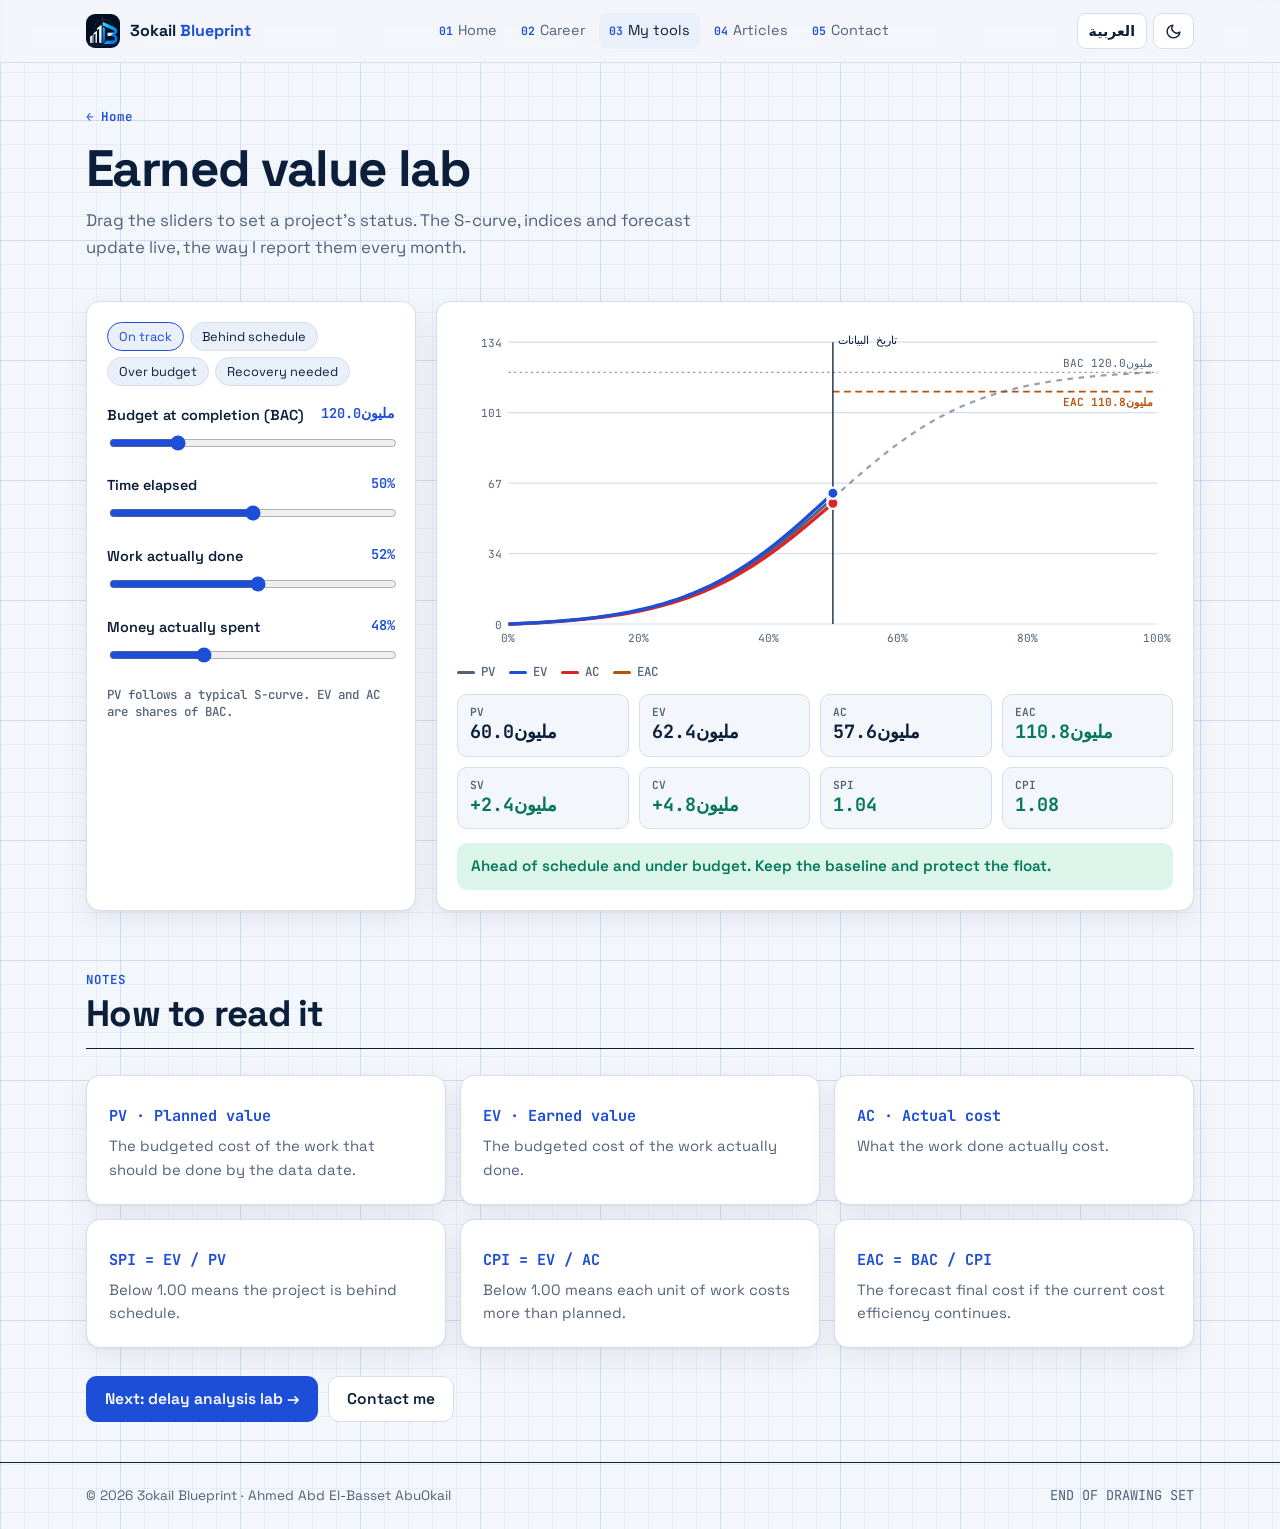
<file: evm.html>
<!doctype html>
<html lang="en" dir="ltr">
<head>
<meta charset="utf-8">
<meta name="viewport" content="width=device-width, initial-scale=1">
<title>Earned Value lab · Ahmed AbuOkail</title>
<meta name="description" content="Interactive earned value lab: enter BAC, PV, EV and AC to get SPI, CPI, variances and forecasts. By Ahmed AbuOkail.">
<meta property="og:title" content="Earned Value lab · Ahmed AbuOkail">
<meta property="og:description" content="Interactive earned value lab: enter BAC, PV, EV and AC to get SPI, CPI, variances and forecasts. By Ahmed AbuOkail.">
<meta property="og:type" content="website">
<link rel="icon" type="image/png" href="assets/logo-mark.png">
<link rel="apple-touch-icon" href="assets/logo-mark.png">
<meta property="og:image" content="https://ahmed3okail.github.io/3okail-blueprint/assets/logo-full.png">
<meta property="og:url" content="https://ahmed3okail.github.io/3okail-blueprint/evm.html">
<link rel="canonical" href="https://ahmed3okail.github.io/3okail-blueprint/evm.html">
<meta name="theme-color" content="#021023">
<link rel="preconnect" href="https://fonts.googleapis.com">
<link rel="preconnect" href="https://fonts.gstatic.com" crossorigin>
<link href="https://fonts.googleapis.com/css2?family=Space+Grotesk:wght@400;500;600;700&family=JetBrains+Mono:wght@400;600&family=IBM+Plex+Sans+Arabic:wght@400;500;600;700&display=swap" rel="stylesheet">
<link rel="stylesheet" href="assets/site.css?v=22">
</head>
<body data-page="evm">

<header class="top">
  <div class="wrap">
    <a class="brand" href="index.html"><img class="logo-img" src="assets/logo-mark.png" alt="3okail Blueprint logo" width="34" height="34"><span class="bt">3okail <span class="bt-b">Blueprint</span></span></a>
    <nav class="links" id="nav"></nav>
    <div class="controls">
      <button class="icon-btn" id="menuBtn" type="button" aria-label="Menu" aria-expanded="false"><svg width="18" height="18" viewBox="0 0 24 24" fill="none" stroke="currentColor" stroke-width="2" stroke-linecap="round"><path d="M4 7h16M4 12h16M4 17h16"/></svg></button>
      <button class="icon-btn" id="langBtn" type="button"></button>
      <button class="icon-btn" id="themeBtn" type="button" aria-label="Toggle dark mode"><svg width="17" height="17" viewBox="0 0 24 24" fill="none" stroke="currentColor" stroke-width="2" stroke-linecap="round" stroke-linejoin="round"><path d="M21 12.8A9 9 0 1 1 11.2 3a7 7 0 0 0 9.8 9.8Z"/></svg></button>
    </div>
  </div>
</header>

<main>
  <div class="subhero"><div class="wrap">
    <a class="crumb" href="index.html" data-i="home"></a>
    <h1 data-i="evmT"></h1><p data-i="evmP"></p>
  </div></div>

  <section id="evm">
    <div class="wrap">
      <div class="lab reveal">
        <div class="panel">
          <div class="presets" id="presets"></div>
          <div class="ctrl"><label for="bac"><span data-i="inBac"></span><output id="oBac"></output></label><input type="range" id="bac" min="10" max="500" step="10" value="120"></div>
          <div class="ctrl"><label for="time"><span data-i="inTime"></span><output id="oTime"></output></label><input type="range" id="time" min="5" max="95" value="50"></div>
          <div class="ctrl"><label for="ev"><span data-i="inEv"></span><output id="oEv"></output></label><input type="range" id="ev" min="0" max="100" value="52"></div>
          <div class="ctrl"><label for="ac"><span data-i="inAc"></span><output id="oAc"></output></label><input type="range" id="ac" min="0" max="150" value="48"></div>
          <p class="hint" data-i="evmHint"></p>
        </div>
        <div class="panel chart">
          <svg id="evmChart" viewBox="0 0 640 300" role="img" aria-label="S-curve"></svg>
          <div class="legend"><span><i style="background:var(--muted)"></i>PV</span><span><i style="background:var(--accent)"></i>EV</span><span><i style="background:var(--crit)"></i>AC</span><span><i style="background:var(--warn)"></i>EAC</span></div>
          <div class="kpis" id="kpis"></div>
          <div class="verdict" id="verdict"></div>
        </div>
      </div>
    </div>
  </section>

  <section id="glossary" style="padding-top:20px">
    <div class="wrap">
      <div class="sheet reveal"><div><div class="no">NOTES</div><h2 data-i="gT"></h2></div></div>
      <div class="svc" id="gloss"></div>
      <div class="nextlinks"><a class="btn btn-primary" href="delay.html" data-i="goDelay"></a><a class="btn btn-line" href="index.html#contact" data-i="goContact"></a></div>
    </div>
  </section>
</main>

<footer><div class="wrap"><span>© <span id="yr">2026</span> 3okail Blueprint · <span data-i="fullName"></span></span><span class="mono"><span id="visits" hidden></span><span class="no-l">END OF DRAWING SET</span></span></div></footer>

<script src="assets/site.js?v=22"></script>
<script>
(function(){
"use strict";
var S=window.Site, $=S.$, esc=S.esc, t=S.t;
var T={
en:{evmT:'Earned value lab', evmP:'Drag the sliders to set a project\'s status. The S-curve, indices and forecast update live, the way I report them every month.',
 inBac:'Budget at completion (BAC)', inTime:'Time elapsed', inEv:'Work actually done', inAc:'Money actually spent', unit:'مليون', dataDate:'تاريخ البيانات',
 evmHint:'PV follows a typical S-curve. EV and AC are shares of BAC.',
 presets:[['ok','On track'],['late','Behind schedule'],['over','Over budget'],['bad','Recovery needed']],
 vGood:'Ahead of schedule and under budget. Keep the baseline and protect the float.',
 vLate:'Behind schedule. Time for a recovery schedule: re-sequence work and add resources on the critical path.',
 vOver:'Over budget. Review purchase orders against the BOQ and tighten the cost-to-complete.',
 vBad:'Behind schedule and over budget. Escalate to management with a recovery plan and a revised EAC.',
 gT:'How to read it',
 gl:[['PV · Planned value','The budgeted cost of the work that should be done by the data date.'],['EV · Earned value','The budgeted cost of the work actually done.'],['AC · Actual cost','What the work done actually cost.'],['SPI = EV / PV','Below 1.00 means the project is behind schedule.'],['CPI = EV / AC','Below 1.00 means each unit of work costs more than planned.'],['EAC = BAC / CPI','The forecast final cost if the current cost efficiency continues.']],
 goDelay:'Next: delay analysis lab →', goContact:'Contact me'},
ar:{evmT:'أداة القيمة المكتسبة', evmP:'حرّك الأرقام وشوف حالة المشروع. منحنى S والمؤشرات والتوقعات بتتغير على طول، بنفس طريقة تقاريري الشهرية.',
 inBac:'الميزانية عند الإنجاز (BAC)', inTime:'المدة المنقضية', inEv:'الأعمال المنفذة فعليًا', inAc:'المصروف فعليًا', unit:'مليون', dataDate:'تاريخ البيانات',
 evmHint:'القيمة المخططة PV تتبع منحنى S نموذجي. EV و AC نسب من BAC.',
 presets:[['ok','في المسار'],['late','متأخر'],['over','تجاوز الميزانية'],['bad','محتاج خطة تعويض']],
 vGood:'متقدم عن البرنامج وأقل من الميزانية. كمّل بنفس الطريقة وحافظ على الفائض الزمني.',
 vLate:'متأخر عن البرنامج. محتاج خطة تعويض تأخير: غيّر ترتيب الأعمال وزوّد الموارد على المسار الحرج.',
 vOver:'تجاوز الميزانية. راجع أوامر الشراء مقابل جدول الكميات وحدّث تقدير التكلفة النهائية.',
 vBad:'متأخر ومتجاوز للميزانية. بلّغ الإدارة بخطة تعويض وتقدير محدّث للتكلفة النهائية.',
 gT:'إزاي تقرأ النتائج',
 gl:[['PV · القيمة المخططة','التكلفة المعتمدة للأعمال المفروض تكون اتنفذت حتى تاريخ البيانات.'],['EV · القيمة المكتسبة','التكلفة المعتمدة للأعمال اللي اتنفذت فعلًا.'],['AC · التكلفة الفعلية','اللي اتصرف فعلًا على الأعمال المنفذة.'],['SPI = EV / PV','أقل من 1.00 يعني المشروع متأخر عن البرنامج.'],['CPI = EV / AC','أقل من 1.00 يعني كل وحدة شغل بتتكلف أكتر من المخطط.'],['EAC = BAC / CPI','التكلفة النهائية المتوقعة لو استمرت كفاءة التكلفة الحالية.']],
 goDelay:'← التالي: أداة تحليل التأخير', goContact:'تواصل معي'}};

function S_(x){var k=9,f=function(v){return 1/(1+Math.exp(-k*(v-.5)))};return (f(x)-f(0))/(f(1)-f(0))}
var presetVals={ok:[50,52,48],late:[60,42,43],over:[50,50,63],bad:[70,48,70]}, curPreset='ok';
function money(v){return (Math.round(v*10)/10).toLocaleString('en-US',{minimumFractionDigits:1,maximumFractionDigits:1})+t('unit')}
function renderPresets(){$('presets').innerHTML=t('presets').map(function(p){return '<button type="button" class="pill'+(curPreset===p[0]?' on':'')+'" data-p="'+p[0]+'">'+p[1]+'</button>'}).join('')}
$('presets').addEventListener('click',function(ev){var b=ev.target.closest('[data-p]');if(!b)return;curPreset=b.getAttribute('data-p');var v=presetVals[curPreset];$('time').value=v[0];$('ev').value=v[1];$('ac').value=v[2];renderPresets();renderEVM()});
['bac','time','ev','ac'].forEach(function(id){$(id).addEventListener('input',function(){if(id!=='bac'&&curPreset){curPreset=null;renderPresets()}renderEVM()})});
function renderEVM(){
  var bac=+$('bac').value, tt=+$('time').value/100, e=+$('ev').value/100, a=+$('ac').value/100;
  var pvP=S_(tt), PV=bac*pvP, EV=bac*e, AC=bac*a;
  var SPI=PV?EV/PV:0, CPI=AC?EV/AC:(EV?9.99:1), EAC=CPI>0?bac/CPI:bac*3, SV=EV-PV, CV=EV-AC;
  $('oBac').textContent=money(bac); $('oTime').textContent=Math.round(tt*100)+'%'; $('oEv').textContent=Math.round(e*100)+'%'; $('oAc').textContent=Math.round(a*100)+'%';
  var W=640,H=300,L=46,R=14,TP=18,B=30, eacShow=Math.min(EAC,bac*2.4), ymax=Math.max(bac*1.12,eacShow*1.08,AC*1.08);
  function X(x){return L+x*(W-L-R)} function Y(v){return H-B-(v/ymax)*(H-TP-B)}
  function path(fn,from,to){var d='',n=48;for(var i=0;i<=n;i++){var x=from+(to-from)*i/n;d+=(i?'L':'M')+X(x).toFixed(1)+' '+Y(fn(x)).toFixed(1)}return d}
  var re=pvP?e/pvP:0, ra=pvP?a/pvP:0, g='', i;
  for(i=0;i<=4;i++){var v=ymax*i/4;g+='<line x1="'+L+'" x2="'+(W-R)+'" y1="'+Y(v).toFixed(1)+'" y2="'+Y(v).toFixed(1)+'" stroke="var(--line)"/><text x="'+(L-6)+'" y="'+(Y(v)+4).toFixed(1)+'" text-anchor="end" font-size="10" font-family="JetBrains Mono" fill="var(--muted)">'+Math.round(v)+'</text>'}
  for(i=0;i<=10;i+=2)g+='<text x="'+X(i/10)+'" y="'+(H-B+16)+'" text-anchor="middle" font-size="10" font-family="JetBrains Mono" fill="var(--muted)">'+(i*10)+'%</text>';
  g+='<line x1="'+L+'" x2="'+(W-R)+'" y1="'+Y(bac)+'" y2="'+Y(bac)+'" stroke="var(--ink)" stroke-dasharray="2 3" opacity=".45"/><text x="'+(W-R-4)+'" y="'+(Y(bac)-5)+'" text-anchor="end" font-size="10" font-family="JetBrains Mono" fill="var(--muted)">BAC '+money(bac)+'</text>';
  g+='<line x1="'+X(tt)+'" x2="'+(W-R)+'" y1="'+Y(eacShow)+'" y2="'+Y(eacShow)+'" stroke="var(--warn)" stroke-width="1.5" stroke-dasharray="6 4"/><text x="'+(W-R-4)+'" y="'+(Y(eacShow)+(eacShow>bac?-5:13))+'" text-anchor="end" font-size="10" font-weight="600" font-family="JetBrains Mono" fill="var(--warn)">EAC '+money(EAC)+'</text>';
  g+='<path d="'+path(function(x){return bac*S_(x)},0,tt)+'" fill="none" stroke="var(--muted)" stroke-width="2.5"/>';
  g+='<path d="'+path(function(x){return bac*S_(x)},tt,1)+'" fill="none" stroke="var(--muted)" stroke-width="2" stroke-dasharray="5 5" opacity=".6"/>';
  g+='<path d="'+path(function(x){return bac*S_(x)*ra},0,tt)+'" fill="none" stroke="var(--crit)" stroke-width="3" stroke-linejoin="round"/>';
  g+='<path d="'+path(function(x){return bac*S_(x)*re},0,tt)+'" fill="none" stroke="var(--accent)" stroke-width="3" stroke-linejoin="round"/>';
  g+='<line x1="'+X(tt)+'" x2="'+X(tt)+'" y1="'+TP+'" y2="'+(H-B)+'" stroke="var(--ink)" stroke-width="1.2"/><text x="'+(X(tt)+(tt>.75?-5:5))+'" y="'+(TP+2)+'" text-anchor="'+(tt>.75?'end':'start')+'" font-size="10" font-family="JetBrains Mono" fill="var(--ink)">'+t('dataDate')+'</text>';
  [[PV,'var(--muted)'],[AC,'var(--crit)'],[EV,'var(--accent)']].forEach(function(p){g+='<circle cx="'+X(tt).toFixed(1)+'" cy="'+Y(p[0]).toFixed(1)+'" r="5" fill="'+p[1]+'" stroke="var(--surface)" stroke-width="2"/>'});
  $('evmChart').innerHTML=g;
  function k(lbl,val,good){return '<div class="kpi'+(good===null?'':(good?' good':' bad'))+'"><small>'+lbl+'</small><b>'+val+'</b></div>'}
  $('kpis').innerHTML=k('PV',money(PV),null)+k('EV',money(EV),null)+k('AC',money(AC),null)+k('EAC',money(EAC),EAC<=bac)+
    k('SV',(SV>=0?'+':'')+money(SV),SV>=0)+k('CV',(CV>=0?'+':'')+money(CV),CV>=0)+k('SPI',SPI.toFixed(2),SPI>=1)+k('CPI',CPI.toFixed(2),CPI>=1);
  var sOk=SPI>=1, cOk=CPI>=1, v=$('verdict');
  v.className='verdict '+(sOk&&cOk?'good':(!sOk&&!cOk?'bad':'mix'));
  v.textContent=sOk&&cOk?t('vGood'):(!sOk&&!cOk?t('vBad'):(!sOk?t('vLate'):t('vOver')));
}
function renderGloss(){$('gloss').innerHTML=t('gl').map(function(g){return '<div class="panel"><h3 class="mono" style="font-size:.95rem;color:var(--accent)">'+esc(g[0])+'</h3><p>'+esc(g[1])+'</p></div>'}).join('')}
S.init({T:T,title:{en:'EVM lab',ar:'أداة EVM'},render:function(){renderPresets();renderEVM();renderGloss()}});
})();
</script>
<script data-goatcounter="https://3okail-blueprint.goatcounter.com/count" async src="//gc.zgo.at/count.js"></script>
</body>
</html>
</file>
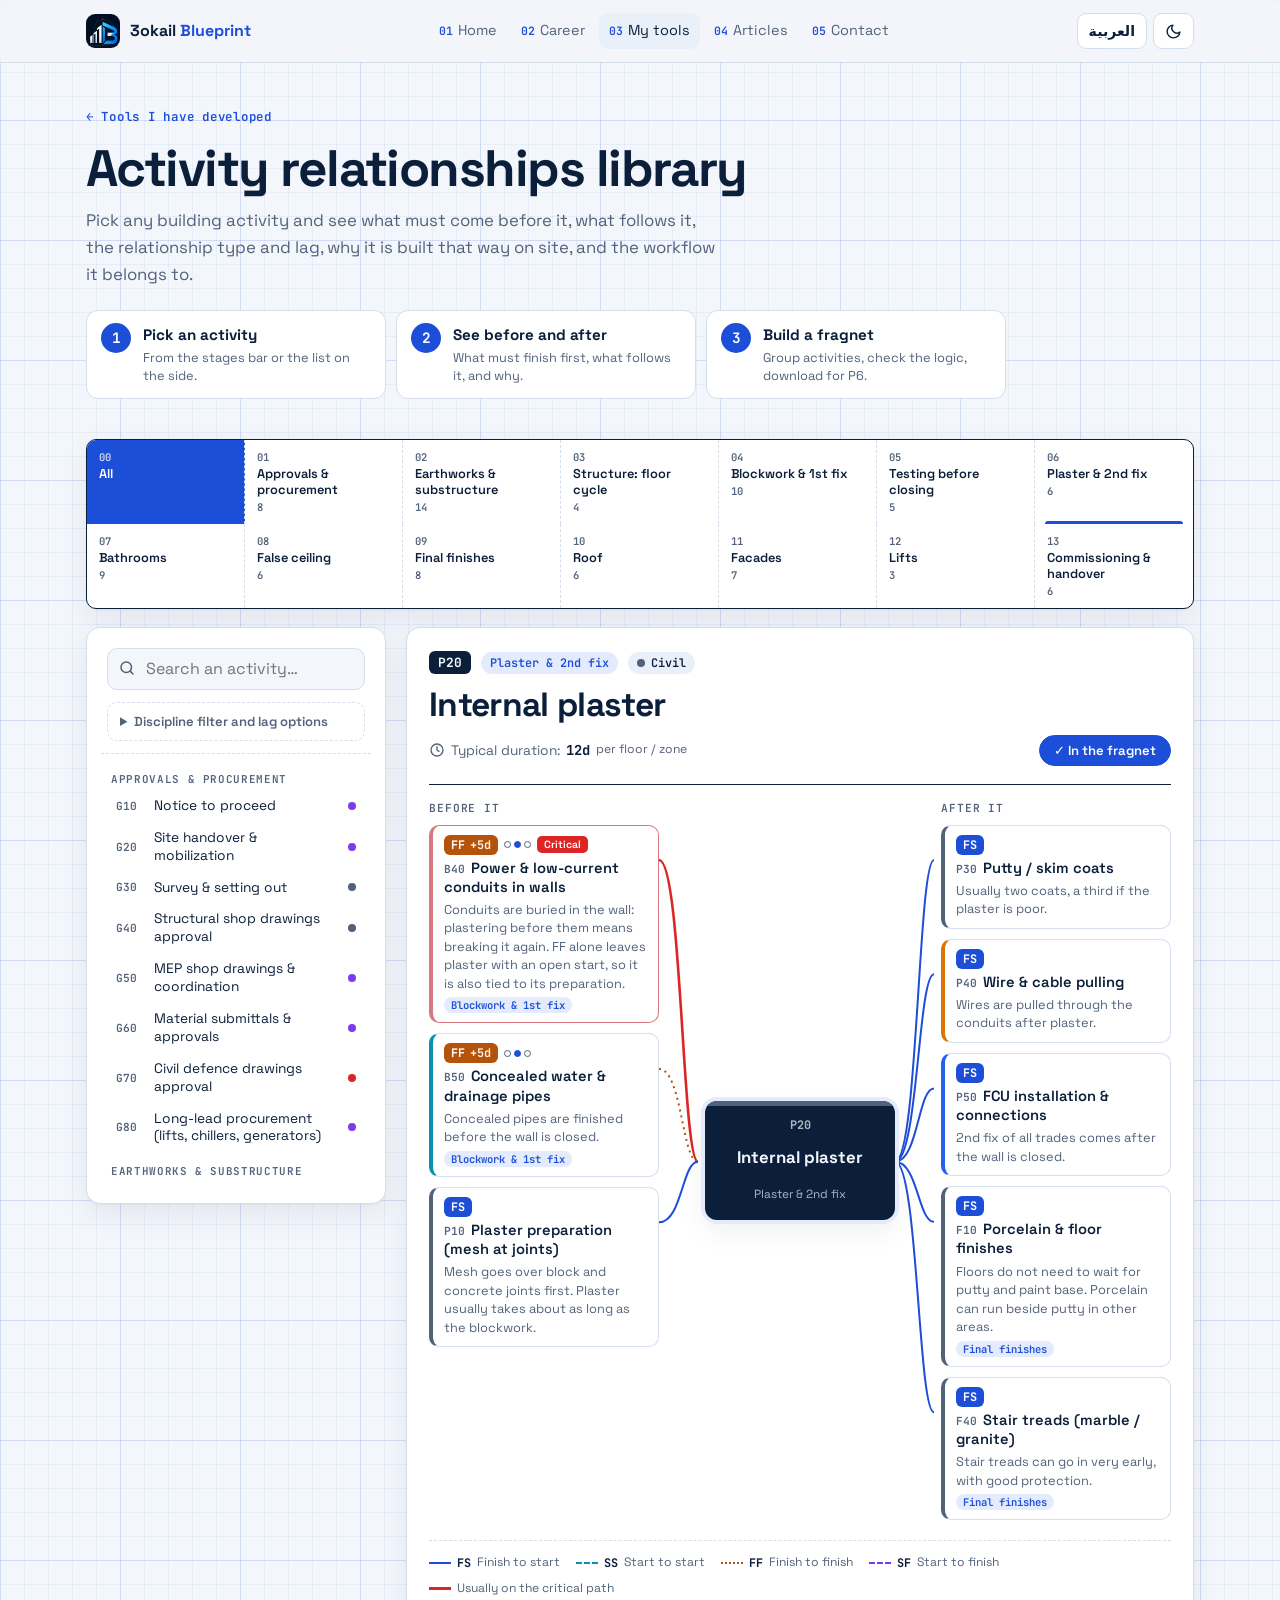
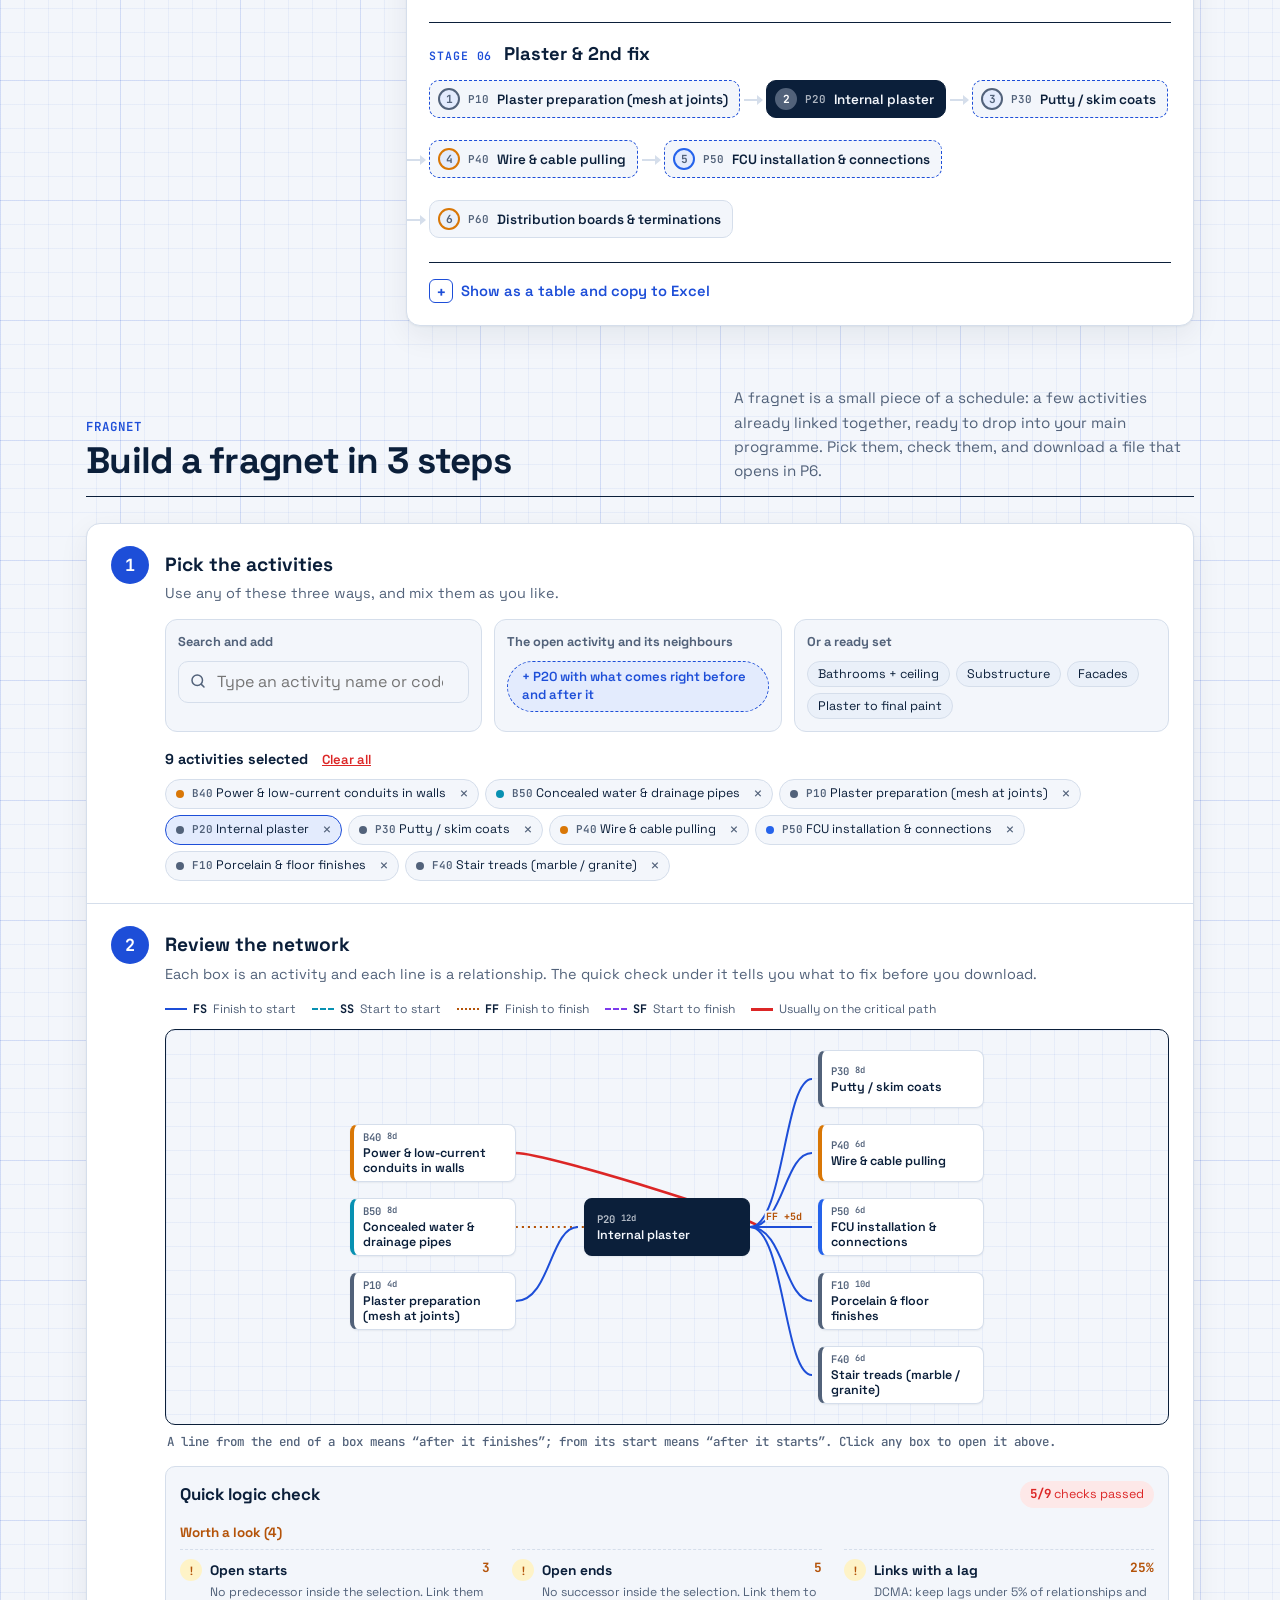
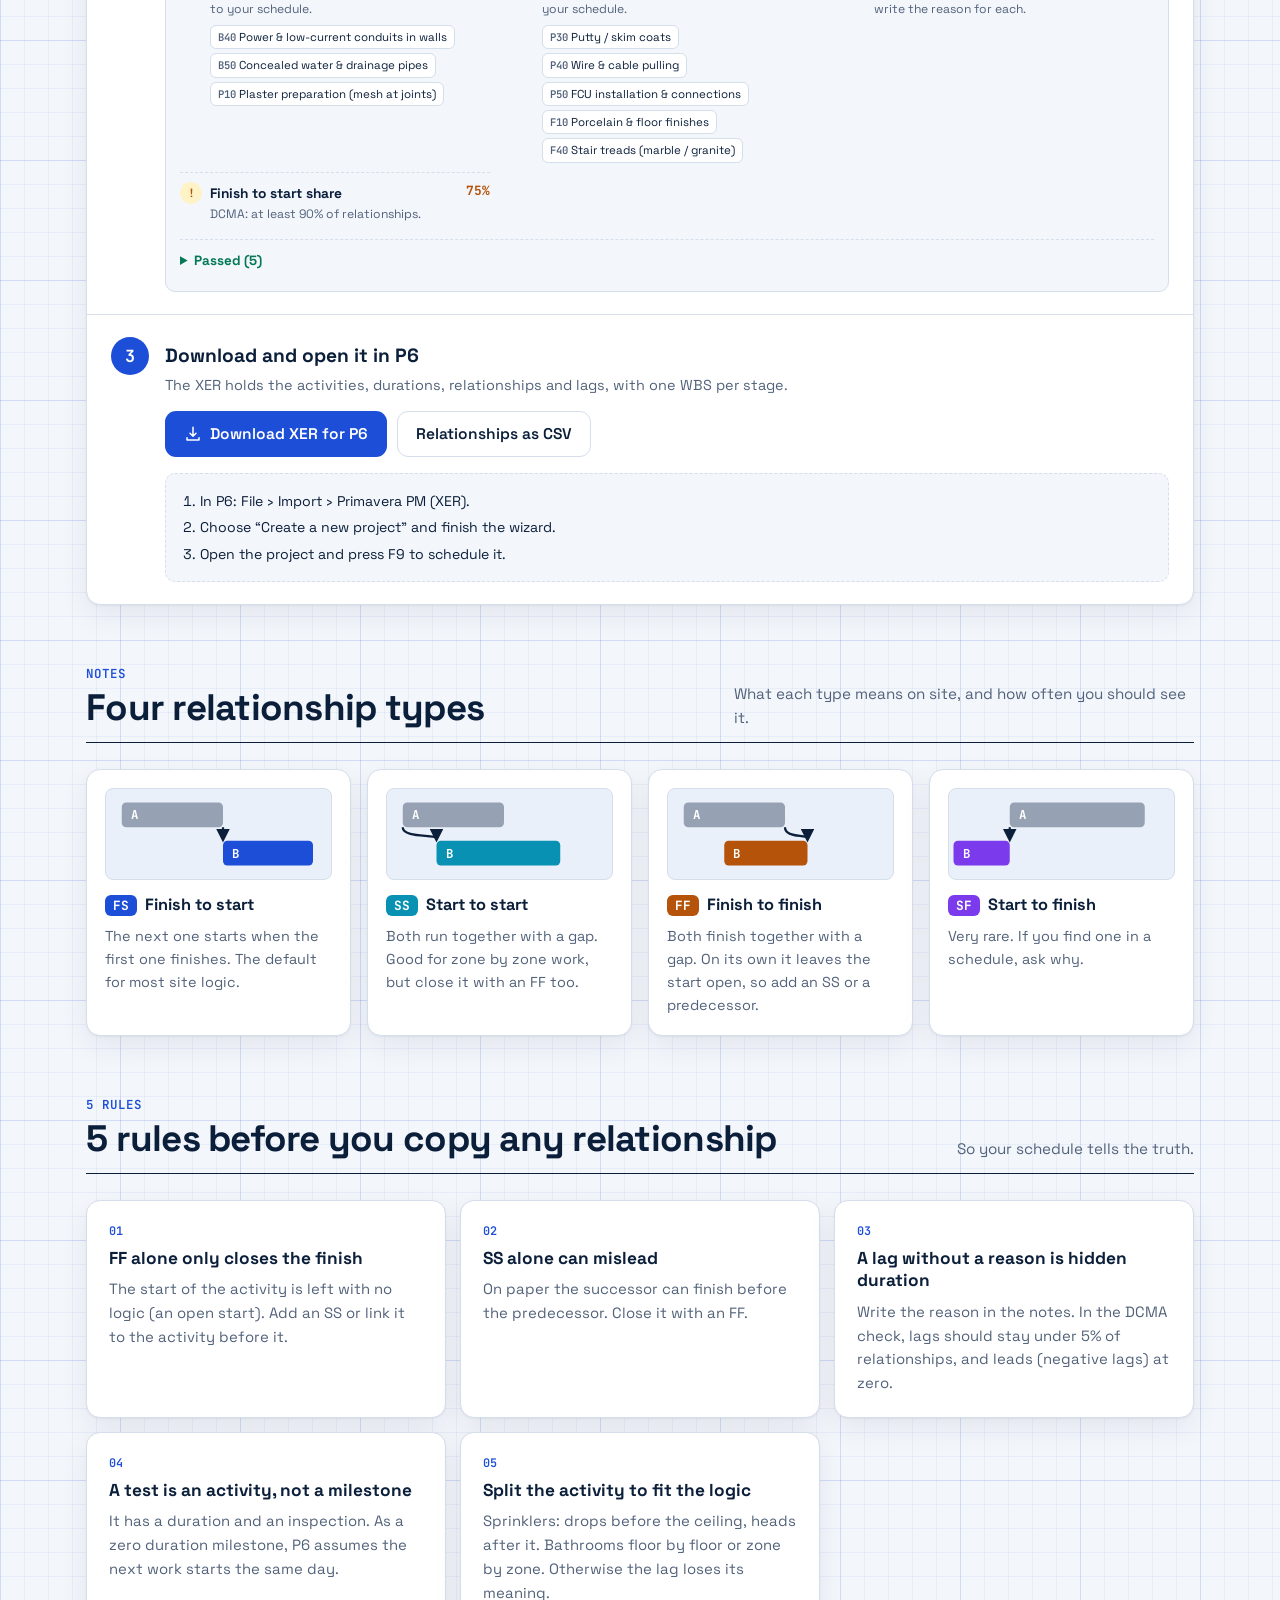
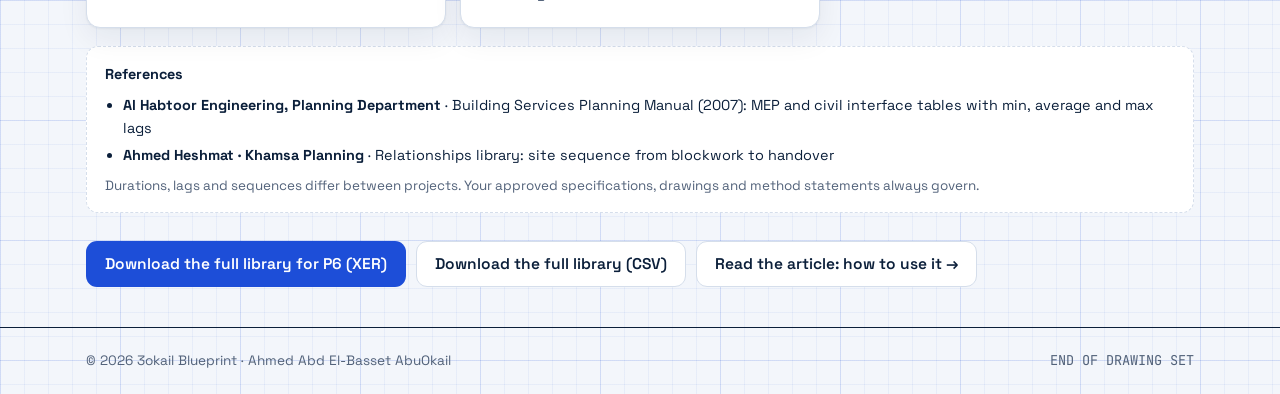
<file: logic.html>
<!doctype html>
<html lang="en" dir="ltr">
<head>
<meta charset="utf-8">
<meta name="viewport" content="width=device-width, initial-scale=1">
<title>Activity relationships library · Ahmed AbuOkail</title>
<meta name="description" content="A library of construction activity relationships: pick an activity and see what comes before it, what comes after it, the relationship type and lag, and the workflow it belongs to. By Ahmed AbuOkail.">
<meta property="og:title" content="Activity relationships library · Ahmed AbuOkail">
<meta property="og:description" content="Pick an activity and see its predecessors, successors, relationship types, lags and workflow. Fast, medium and relaxed logic options, ready for Primavera P6.">
<meta property="og:type" content="website">
<link rel="icon" type="image/png" href="assets/logo-mark.png">
<link rel="apple-touch-icon" href="assets/logo-mark.png">
<meta property="og:image" content="https://ahmed3okail.github.io/3okail-blueprint/assets/logo-full.png">
<meta property="og:url" content="https://ahmed3okail.github.io/3okail-blueprint/logic.html">
<link rel="canonical" href="https://ahmed3okail.github.io/3okail-blueprint/logic.html">
<meta name="theme-color" content="#021023">
<link rel="preconnect" href="https://fonts.googleapis.com">
<link rel="preconnect" href="https://fonts.gstatic.com" crossorigin>
<link href="https://fonts.googleapis.com/css2?family=Space+Grotesk:wght@400;500;600;700&family=JetBrains+Mono:wght@400;600&family=IBM+Plex+Sans+Arabic:wght@400;500;600;700&display=swap" rel="stylesheet">
<link rel="stylesheet" href="assets/site.css?v=22">
</head>
<body data-page="logic">

<header class="top">
  <div class="wrap">
    <a class="brand" href="index.html"><img class="logo-img" src="assets/logo-mark.png" alt="3okail Blueprint logo" width="34" height="34"><span class="bt">3okail <span class="bt-b">Blueprint</span></span></a>
    <nav class="links" id="nav"></nav>
    <div class="controls">
      <button class="icon-btn" id="menuBtn" type="button" aria-label="Menu" aria-expanded="false"><svg width="18" height="18" viewBox="0 0 24 24" fill="none" stroke="currentColor" stroke-width="2" stroke-linecap="round"><path d="M4 7h16M4 12h16M4 17h16"/></svg></button>
      <button class="icon-btn" id="langBtn" type="button"></button>
      <button class="icon-btn" id="themeBtn" type="button" aria-label="Toggle dark mode"><svg width="17" height="17" viewBox="0 0 24 24" fill="none" stroke="currentColor" stroke-width="2" stroke-linecap="round" stroke-linejoin="round"><path d="M21 12.8A9 9 0 1 1 11.2 3a7 7 0 0 0 9.8 9.8Z"/></svg></button>
    </div>
  </div>
</header>

<main>
  <div class="subhero"><div class="wrap">
    <a class="crumb" href="index.html#labs" data-i="back"></a>
    <h1 data-i="lT"></h1><p data-i="lP"></p>
    <ol class="lg-how" id="how"></ol>
  </div></div>

  <section id="lib">
    <div class="wrap">
      <div class="lg-stages reveal" id="stages" role="tablist"></div>

      <div class="lab lg-lab reveal">
        <div class="panel lg-side">
          <div class="lg-search">
            <svg viewBox="0 0 24 24" fill="none" stroke="currentColor" stroke-width="2" stroke-linecap="round" aria-hidden="true"><circle cx="11" cy="11" r="7"/><path d="m20 20-3.5-3.5"/></svg>
            <input type="search" id="q" autocomplete="off">
          </div>
          <details class="lg-adv"><summary data-i="adv"></summary>
            <div class="lg-discs" id="discs"></div>
            <div class="ctrl" style="margin:14px 0 6px"><label><span data-i="modeL"></span></label><div class="seg" id="mode"></div></div>
            <p class="hint lg-mhint" data-i="modeH"></p>
          </details>
          <div class="lg-list" id="list"></div>
        </div>

        <div class="panel lg-main" id="main">
          <div class="lg-head" id="head"></div>
          <div class="lg-net" id="net">
            <svg class="lg-wires" id="wires" aria-hidden="true"></svg>
            <div class="lg-col lg-preds"><div class="lg-colh" data-i="before"></div><div id="preds"></div></div>
            <div class="lg-col lg-mid" id="mid"></div>
            <div class="lg-col lg-succs"><div class="lg-colh" data-i="after"></div><div id="succs"></div></div>
          </div>
          <div class="lg-legend" id="legend"></div>

          <div class="lg-wf">
            <div class="lg-wfh"><span class="no" id="wfNo">WORKFLOW</span><h3 id="wfT"></h3></div>
            <ol class="lg-flow" id="flow"></ol>
          </div>

          <details class="lg-tbl">
            <summary data-i="tblSum"></summary>
            <div class="lg-tblh"><h3 data-i="tblT"></h3><button class="btn btn-line lg-copy" id="copy" type="button"><svg viewBox="0 0 24 24" fill="none" stroke="currentColor" stroke-width="2" stroke-linecap="round" stroke-linejoin="round"><rect x="9" y="9" width="12" height="12" rx="2"/><path d="M5 15V5a2 2 0 0 1 2-2h10"/></svg><span data-i="copy"></span></button></div>
            <div class="boq-scroll"><table class="lg-t" id="tbl"></table></div>
          </details>
        </div>
      </div>
    </div>
  </section>

  <section id="frag" style="padding-top:20px">
    <div class="wrap">
      <div class="sheet reveal"><div><div class="no">FRAGNET</div><h2 data-i="frT"></h2></div><p data-i="frP"></p></div>
      <div class="panel lg-fr reveal">
        <div class="lg-sb">
          <span class="lg-sn">1</span>
          <div class="lg-sbody">
            <h3 data-i="s1T"></h3><p class="lg-sp" data-i="s1P"></p>
            <div class="lg-ways">
              <div class="lg-way"><span class="lg-wl" data-i="w1"></span>
                <div class="lg-search lg-frq"><svg viewBox="0 0 24 24" fill="none" stroke="currentColor" stroke-width="2" stroke-linecap="round" aria-hidden="true"><circle cx="11" cy="11" r="7"/><path d="m20 20-3.5-3.5"/></svg><input type="search" id="frQ" autocomplete="off"><div class="lg-dd" id="frDD" hidden></div></div>
              </div>
              <div class="lg-way"><span class="lg-wl" data-i="w2"></span><button type="button" class="lg-add lg-nb" id="frNb"></button></div>
              <div class="lg-way"><span class="lg-wl" data-i="w3"></span><div class="lg-pres" id="frPre"></div></div>
            </div>
            <div class="lg-selh"><b id="frCount"></b><button type="button" class="lg-link" id="frClear" data-i="frClear"></button></div>
            <div class="lg-chips" id="frSel"></div>
          </div>
        </div>
        <div class="lg-sb">
          <span class="lg-sn">2</span>
          <div class="lg-sbody">
            <h3 data-i="s2T"></h3><p class="lg-sp" data-i="s2P"></p>
            <div class="lg-legend lg-frleg" id="frLeg"></div>
            <div class="lg-frscroll" id="frWrap"><div class="lg-frcanvas" id="frCanvas"></div></div>
            <p class="hint lg-frhint" data-i="frHint"></p>
            <div class="lg-chk"><div class="lg-chkh"><h3 data-i="ckT"></h3><span class="lg-score" id="ckScore"></span></div><div id="ck"></div></div>
          </div>
        </div>
        <div class="lg-sb">
          <span class="lg-sn">3</span>
          <div class="lg-sbody">
            <h3 data-i="s3T"></h3><p class="lg-sp" data-i="s3P"></p>
            <div class="lg-dl">
              <button class="btn btn-primary" id="frXer" type="button"><svg viewBox="0 0 24 24" fill="none" stroke="currentColor" stroke-width="2" stroke-linecap="round" stroke-linejoin="round"><path d="M12 3v12m0 0-4-4m4 4 4-4M4 17v3h16v-3"/></svg><span data-i="frXer"></span></button>
              <button class="btn btn-line" id="frCsv" type="button"><span data-i="frCsv"></span></button>
            </div>
            <ol class="lg-howp6" id="howP6"></ol>
          </div>
        </div>
      </div>
    </div>
  </section>

  <section id="types" style="padding-top:20px">
    <div class="wrap">
      <div class="sheet reveal"><div><div class="no">NOTES</div><h2 data-i="tyT"></h2></div><p data-i="tyP"></p></div>
      <div class="lg-types reveal" id="tys"></div>
    </div>
  </section>

  <section id="rules" style="padding-top:20px">
    <div class="wrap">
      <div class="sheet reveal"><div><div class="no">5 RULES</div><h2 data-i="ruT"></h2></div><p data-i="ruP"></p></div>
      <div class="svc reveal" id="rus"></div>
      <div class="lg-src reveal"><b data-i="srcT"></b><ul id="src"></ul><p data-i="srcN"></p></div>
      <div class="nextlinks"><button class="btn btn-primary" id="xerAll" type="button" data-i="xerAll"></button><button class="btn btn-line" id="csv" type="button" data-i="csv"></button><a class="btn btn-line" href="article-logic.html" data-i="goArt"></a></div>
    </div>
  </section>
</main>

<div class="lg-toast" id="toast" role="status" hidden></div>

<footer><div class="wrap"><span>© <span id="yr">2026</span> 3okail Blueprint · <span data-i="fullName"></span></span><span class="mono"><span id="visits" hidden></span><span class="no-l">END OF DRAWING SET</span></span></div></footer>

<script src="assets/site.js?v=22"></script>
<script>
(function(){
"use strict";
var S=window.Site, $=S.$, esc=S.esc, t=S.t;

/* ---------- UI text ---------- */
var T={
en:{back:'← Tools I have developed', lT:'Activity relationships library', lP:'Pick any building activity and see what must come before it, what follows it, the relationship type and lag, why it is built that way on site, and the workflow it belongs to.',
 search:'Search an activity…', all:'All', modeL:'Lag option', modes:['Fast','Medium','Relaxed'],
 modeH:'Where a relationship has three options, pick by the float you have and how busy the floor is.',
 before:'Before it', after:'After it', none:'Nothing here: a start or end point of the library.',
 stage:'Stage', preds:'Predecessors', succs:'Successors', up:'All upstream', down:'All downstream',
 crit:'Critical', crit2:'Usually on the critical path', opts:'3 options',
 tblT:'Logic for this activity', copy:'Copy for Excel / P6', copied:'Copied. Paste it into Excel, then into P6.',
 thPred:'Predecessor', thSucc:'Successor', thRel:'Relationship', thWhy:'Why',
 noRes:'No activity matches your search.',
 legend:[['FS','Finish to start'],['SS','Start to start'],['FF','Finish to finish'],['SF','Start to finish']],
 wf:'Workflow', step:'Step',
 tyT:'Four relationship types', tyP:'What each type means on site, and how often you should see it.',
 tys:[['FS','Finish to start','The next one starts when the first one finishes. The default for most site logic.'],['SS','Start to start','Both run together with a gap. Good for zone by zone work, but close it with an FF too.'],['FF','Finish to finish','Both finish together with a gap. On its own it leaves the start open, so add an SS or a predecessor.'],['SF','Start to finish','Very rare. If you find one in a schedule, ask why.']],
 ruT:'5 rules before you copy any relationship', ruP:'So your schedule tells the truth.',
 rus:[['FF alone only closes the finish','The start of the activity is left with no logic (an open start). Add an SS or link it to the activity before it.'],['SS alone can mislead','On paper the successor can finish before the predecessor. Close it with an FF.'],['A lag without a reason is hidden duration','Write the reason in the notes. In the DCMA check, lags should stay under 5% of relationships, and leads (negative lags) at zero.'],['A test is an activity, not a milestone','It has a duration and an inspection. As a zero duration milestone, P6 assumes the next work starts the same day.'],['Split the activity to fit the logic','Sprinklers: drops before the ceiling, heads after it. Bathrooms floor by floor or zone by zone. Otherwise the lag loses its meaning.']],
 srcT:'References', srcN:'Durations, lags and sequences differ between projects. Your approved specifications, drawings and method statements always govern.',
 csv:'Download the full library (CSV)', goTender:'Tender schedule lab →', xerAll:'Download the full library for P6 (XER)', goArt:'Read the article: how to use it →',
 dur:'Typical duration', perFl:'per floor / zone', dd:'d', ms:'Milestone', addFr:'+ Add to fragnet', inFr:'✓ In the fragnet',
 frT:'Build a fragnet in 3 steps', frP:'A fragnet is a small piece of a schedule: a few activities already linked together, ready to drop into your main programme. Pick them, check them, and download a file that opens in P6.',
 frPre:'Quick start:', frClear:'Clear all', frCsv:'Relationships as CSV', frXer:'Download XER for P6', frEmpty:'Nothing selected yet. Use one of the three ways above.',
 how:[['Pick an activity','From the stages bar or the list on the side.'],['See before and after','What must finish first, what follows it, and why.'],['Build a fragnet','Group activities, check the logic, download for P6.']],
 adv:'Discipline filter and lag options', tblSum:'Show as a table and copy to Excel',
 s1T:'Pick the activities', s1P:'Use any of these three ways, and mix them as you like.',
 w1:'Search and add', w2:'The open activity and its neighbours', w3:'Or a ready set',
 frQ:'Type an activity name or code…', frNo:'No match', nb:'+ {n} with what comes right before and after it',
 frCount:'{n} activities selected', added:'Added to the fragnet.', addedGo:'Show me ↓',
 s2T:'Review the network', s2P:'Each box is an activity and each line is a relationship. The quick check under it tells you what to fix before you download.',
 s3T:'Download and open it in P6', s3P:'The XER holds the activities, durations, relationships and lags, with one WBS per stage.',
 howP6:['In P6: File › Import › Primavera PM (XER).','Choose “Create a new project” and finish the wizard.','Open the project and press F9 to schedule it.'],
 ckFix:'Worth a look', ckGood:'Passed', ckAll:'Everything looks right.',
 frHint:'A line from the end of a box means “after it finishes”; from its start means “after it starts”. Click any box to open it above.',
 frStage:'This stage', frAll:'Whole library',
 frPresets:[['WET+CLG','Bathrooms + ceiling'],['SUB','Substructure'],['FAC','Facades'],['PLS+CLG+FIN','Plaster to final paint']],
 ckT:'Quick logic check', ckOf:'checks passed',
 ck:{os:'Open starts',osD:'No predecessor inside the selection. Link them to your schedule.',oe:'Open ends',oeD:'No successor inside the selection. Link them to your schedule.',ff:'Start held only by FF',ffD:'Every predecessor is FF, so the start floats free. Add an SS or an FS.',ss:'Finish held only by SS',ssD:'Every successor is SS, so this finish drives nothing. Add an FF or an FS.',lag:'Links with a lag',lagD:'DCMA: keep lags under 5% of relationships and write the reason for each.',lead:'Leads (negative lags)',leadD:'DCMA: zero.',fs:'Finish to start share',fsD:'DCMA: at least 90% of relationships.',sf:'Start to finish links',sfD:'Rare. Check each one.',long:'Long lags (over 10 days)',longD:'A long lag often hides an activity. Model it instead.'},
 xerNote:'XER downloaded. Import it in P6, then press F9 to schedule.',
 activities:'activities', relations:'relationships'},
ar:{back:'→ أدوات طورتها', lT:'مكتبة العلاقات بين الأنشطة', lP:'اختار أي نشاط في المبنى وشوف إيه اللي لازم قبله، وإيه اللي بعده، ونوع العلاقة والـ Lag، وليه بتتعمل كده في الموقع، والـ Workflow اللي هو جزء منه.',
 search:'دوّر على نشاط…', all:'الكل', modeL:'اختيار الـ Lag', modes:['سريع','متوسط','مريح'],
 modeH:'لما يبقى للعلاقة 3 اختيارات، اختار على حسب الـ float اللي عندك والزحمة في الدور.',
 before:'اللي قبله', after:'اللي بعده', none:'مفيش هنا: ده بداية أو نهاية المكتبة.',
 stage:'المرحلة', preds:'أنشطة قبله', succs:'أنشطة بعده', up:'كل اللي قبله', down:'كل اللي بعده',
 crit:'حرج', crit2:'غالبًا على المسار الحرج', opts:'3 اختيارات',
 tblT:'علاقات النشاط ده', copy:'انسخ لـ Excel / P6', copied:'اتنسخ. الصقه في Excel وبعدين في P6.',
 thPred:'النشاط اللي قبل', thSucc:'النشاط اللي بعد', thRel:'العلاقة', thWhy:'السبب',
 noRes:'مفيش نشاط بالاسم ده.',
 legend:[['FS','نهاية ← بداية'],['SS','بداية ← بداية'],['FF','نهاية ← نهاية'],['SF','بداية ← نهاية']],
 wf:'الـ Workflow', step:'خطوة',
 tyT:'أنواع العلاقات الأربعة', tyP:'كل نوع معناه إيه في الموقع، وبتشوفه قد إيه.',
 tys:[['FS','نهاية ← بداية','التاني يبدأ لما الأول يخلص. ده الأساس في أغلب علاقات الموقع.'],['SS','بداية ← بداية','يشتغلوا مع بعض بفرق. مناسب للشغل منطقة منطقة، بس اقفلها بـ FF كمان.'],['FF','نهاية ← نهاية','يخلصوا مع بعض بفرق. لوحدها بتسيب البداية من غير logic، فاربطها بـ SS أو بنشاط قبلها.'],['SF','بداية ← نهاية','نادرة جدًا. لو لقيتها في برنامج، اسأل ليه.']],
 ruT:'5 قواعد قبل ما تنسخ أي علاقة', ruP:'علشان برنامجك ميكدبش.',
 rus:[['الـ FF لوحدها بتقفل النهاية بس','بداية النشاط بتفضل من غير logic (open start). اربطها كمان بـ SS أو بالنشاط اللي قبلها.'],['الـ SS لوحدها ممكن تكدب','على الورق التاني ممكن يخلص قبل الأول. اقفلها بـ FF.'],['أي Lag من غير سبب = مدة مستخبية','اكتب السبب في الـ Notes. وفي فحص DCMA الـ Lags متعديش 5% من العلاقات، والـ Lead لازم يبقى صفر.'],['الاختبار نشاط مش milestone','ليه مدة واستلام. لو خليته milestone بمدة صفر، البرنامج هيفترض إن اللي بعده يبدأ في نفس اليوم.'],['قسّم النشاط على قد العلاقة','الرشاشات: الـ drops قبل السقف والرؤوس بعده. والحمامات دور دور أو zone zone، وإلا الـ Lag يفقد معناه.']],
 srcT:'المراجع', srcN:'المدد والـ Lags والتسلسل بيختلفوا من مشروع للتاني. المواصفات والرسومات وطرق التنفيذ المعتمدة في مشروعك هي اللي بتحكم في الآخر.',
 csv:'نزّل المكتبة كاملة (CSV)', goTender:'أداة برنامج المناقصة ←', xerAll:'نزّل المكتبة كاملة لـ P6 (XER)', goArt:'← اقرا المقال: إزاي تستخدمها',
 dur:'المدة المعتادة', perFl:'للدور / المنطقة', dd:' يوم', ms:'Milestone', addFr:'+ ضيف للـ Fragnet', inFr:'✓ موجود في الـ Fragnet',
 frT:'ابني Fragnet في 3 خطوات', frP:'الـ Fragnet حتة صغيرة من البرنامج: كام نشاط مربوطين ببعض، جاهزين تحطهم جوه برنامجك الأساسي. اختارهم، افحصهم، ونزّل ملف يفتح على P6.',
 frPre:'ابدأ بسرعة:', frClear:'امسح الكل', frCsv:'العلاقات CSV', frXer:'نزّل XER لـ P6', frEmpty:'لسه مفيش أنشطة. استخدم أي طريقة من التلاتة اللي فوق.',
 how:[['اختار نشاط','من شريط المراحل أو من القايمة اللي على الجنب.'],['شوف اللي قبله واللي بعده','إيه اللي لازم يخلص الأول، وإيه اللي بعده، وليه.'],['ابني Fragnet','جمّع أنشطة، افحص الـ Logic، ونزّلها لـ P6.']],
 adv:'فلتر التخصص واختيار الـ Lag', tblSum:'اعرضها كجدول وانسخها لـ Excel',
 s1T:'اختار الأنشطة', s1P:'استخدم أي طريقة من التلاتة، وممكن تجمع بينهم.',
 w1:'دوّر وضيف', w2:'النشاط المفتوح واللي حواليه', w3:'أو مجموعة جاهزة',
 frQ:'اكتب اسم النشاط أو الكود…', frNo:'مفيش نتيجة', nb:'+ {n} واللي قبله واللي بعده على طول',
 frCount:'المختار: {n} نشاط', added:'اتضاف للـ Fragnet.', addedGo:'وريني ↓',
 s2T:'راجع الشبكة', s2P:'كل صندوق نشاط، وكل خط علاقة. الفحص السريع اللي تحتها بيقولك تصلّح إيه قبل ما تنزّل.',
 s3T:'نزّلها وافتحها في P6', s3P:'ملف الـ XER فيه الأنشطة والمدد والعلاقات والـ Lags، وكل مرحلة في WBS لوحدها.',
 howP6:['في P6: File › Import › Primavera PM (XER).','اختار Create a new project وكمّل.','افتح المشروع واضغط F9 علشان يتعمل Schedule.'],
 ckFix:'محتاج تراجعه', ckGood:'سليم', ckAll:'كله تمام.',
 frHint:'الخط اللي طالع من آخر الصندوق معناه "بعد ما يخلص"، واللي طالع من أوله معناه "بعد ما يبدأ". اضغط على أي صندوق يفتحلك فوق.',
 frStage:'المرحلة دي', frAll:'المكتبة كلها',
 frPresets:[['WET+CLG','الحمامات + السقف'],['SUB','الأساسات والبدروم'],['FAC','الواجهات'],['PLS+CLG+FIN','من المحارة للدهان']],
 ckT:'فحص سريع للـ Logic', ckOf:'فحص سليم',
 ck:{os:'أنشطة بدايتها مفتوحة',osD:'ملهاش نشاط قبلها جوه الاختيار. اربطها ببرنامجك.',oe:'أنشطة نهايتها مفتوحة',oeD:'ملهاش نشاط بعدها جوه الاختيار. اربطها ببرنامجك.',ff:'بداية ماسكاها FF بس',ffD:'كل اللي قبلها FF، فالبداية سايبة. ضيف SS أو FS.',ss:'نهاية ماسكاها SS بس',ssD:'كل اللي بعدها SS، فنهايتها مش بتأثر على حاجة. ضيف FF أو FS.',lag:'علاقات عليها Lag',lagD:'DCMA: الـ Lags أقل من 5% من العلاقات، واكتب سبب كل واحد.',lead:'Leads (Lag بالسالب)',leadD:'DCMA: صفر.',fs:'نسبة علاقات FS',fsD:'DCMA: 90% من العلاقات على الأقل.',sf:'علاقات SF',sfD:'نادرة. راجع كل واحدة.',long:'Lags طويلة (أكتر من 10 أيام)',longD:'الـ Lag الطويل غالبًا مخبّي نشاط. اعمله نشاط.'},
 xerNote:'الـ XER نزل. اعمله Import في P6 وبعدين اضغط F9.',
 activities:'نشاط', relations:'علاقة'}};

/* ---------- Library data ---------- */
/* stages: [id, en, ar] — the workflow an activity belongs to, in site order */
var ST=[
 ['PRE','Approvals & procurement','الاعتمادات والتوريد'],
 ['SUB','Earthworks & substructure','الحفر والأساسات والبدروم'],
 ['STR','Structure: floor cycle','الهيكل: دورة الدور'],
 ['BLK','Blockwork & 1st fix','البلوك وأعمال 1st Fix'],
 ['TST','Testing before closing','الاختبارات قبل القفل'],
 ['PLS','Plaster & 2nd fix','المحارة و2nd Fix'],
 ['WET','Bathrooms','الحمامات'],
 ['CLG','False ceiling','السقف المعلّق'],
 ['FIN','Final finishes','التشطيبات النهائية'],
 ['ROF','Roof','السطح'],
 ['FAC','Facades','الواجهات'],
 ['LFT','Lifts','المصاعد'],
 ['HND','Commissioning & handover','التشغيل والتسليم']];
/* disciplines */
var DS=[['GEN','General','عام'],['CIV','Civil','مدني'],['ELE','Electrical','كهربا'],['PLM','Plumbing','سباكة'],['HVAC','HVAC','تكييف'],['FF','Fire fighting','حريق'],['LFT','Lifts','مصاعد']];
/* activities: [code, stage, discipline, English, Arabic, typical duration in working days (per floor or zone where it repeats)] */
var A=[
 ['G10','PRE','GEN','Notice to proceed','أمر المباشرة',0],
 ['G20','PRE','GEN','Site handover & mobilization','استلام الموقع والتجهيز',15],
 ['G30','PRE','CIV','Survey & setting out','الرفع المساحي والتوقيع',5],
 ['G40','PRE','CIV','Structural shop drawings approval','اعتماد الرسومات التنفيذية الإنشائية',21],
 ['G50','PRE','GEN','MEP shop drawings & coordination','رسومات MEP التنفيذية والتنسيق',30],
 ['G60','PRE','GEN','Material submittals & approvals','تقديم واعتماد عينات المواد',30],
 ['G70','PRE','FF','Civil defence drawings approval','اعتماد رسومات الدفاع المدني',30],
 ['G80','PRE','GEN','Long-lead procurement (lifts, chillers, generators)','توريد البنود طويلة التوريد (مصاعد، تشيلرات، مولدات)',120],
 ['U10','SUB','CIV','Dewatering','نزح المياه الجوفية',90],
 ['U20','SUB','CIV','Bored piles','الخوازيق',30],
 ['U30','SUB','CIV','Pile integrity & load tests','اختبارات الخوازيق (سلامة وتحميل)',10],
 ['U40','SUB','CIV','Excavation','الحفر',25],
 ['U50','SUB','CIV','Pile head cutting','تكسير رؤوس الخوازيق',8],
 ['U60','SUB','CIV','Blinding concrete','الخرسانة العادية (النظافة)',4],
 ['U70','SUB','CIV','Raft waterproofing & protection screed','عزل اللبشة وطبقة الحماية',7],
 ['U80','SUB','CIV','Raft rebar & formwork','حديد وشدات اللبشة',15],
 ['U90','SUB','CIV','Raft concrete pour','صب اللبشة',2],
 ['U100','SUB','CIV','Basement walls & columns','حوائط وأعمدة البدروم',20],
 ['U110','SUB','CIV','Ground floor slab','سقف البدروم (بلاطة الدور الأرضي)',15],
 ['U120','SUB','CIV','External waterproofing of basement walls','العزل الخارجي لحوائط البدروم',10],
 ['U130','SUB','CIV','Backfill & compaction','الردم والدمك',10],
 ['U135','SUB','CIV','Dewatering shutdown & well sealing','إيقاف النزح وقفل الآبار',3],
 ['S10','STR','CIV','Slab formwork & rebar','شدة وحديد السقف',6],
 ['S20','STR','ELE','MEP sleeves & conduits in slab','الجلب والمواسير المدفونة في السقف',2],
 ['S30','STR','CIV','Slab concrete pour','صب السقف',1],
 ['S40','STR','CIV','Formwork striking','فك الشدة',2],
 ['B10','BLK','CIV','Blockwork','البلوك',12],
 ['B20','BLK','CIV','Blockwork inspection & release','استلام البلوك وتسليمه للتخصصات',2],
 ['B30','BLK','ELE','Marking & chasing walls','تعليم وتكسير الحوائط للكهربا',5],
 ['B40','BLK','ELE','Power & low-current conduits in walls','مواسير الكهربا والتيار الخفيف في الحوائط',8],
 ['B50','BLK','PLM','Concealed water & drainage pipes','مواسير المياه والصرف في الحوائط',8],
 ['B60','BLK','HVAC','Duct & pipe hangers and supports','حوامل وعلاقات الدكت والمواسير',6],
 ['B70','BLK','HVAC','Ductwork','الدكت',12],
 ['B80','BLK','HVAC','Chilled water piping','مواسير المياه المثلجة',10],
 ['B85','BLK','FF','Fire fighting piping','مواسير الحريق',8],
 ['B90','BLK','ELE','Cable trays & trunking','حوامل الكابلات (Cable trays)',6],
 ['T10','TST','PLM','Water & drainage leak test','اختبار تسريب المياه والصرف',2],
 ['T20','TST','HVAC','Chilled water pressure test','اختبار ضغط مواسير التكييف',2],
 ['T30','TST','FF','Fire fighting pipe test','اختبار مواسير الحريق',2],
 ['T40','TST','HVAC','Duct & pipe insulation','عزل الدكت ومواسير التكييف',8],
 ['T50','TST','HVAC','Volume, fire & smoke dampers','الدامبرات (تحكم وحريق ودخان)',4],
 ['P10','PLS','CIV','Plaster preparation (mesh at joints)','تحضير المحارة (شبك الفواصل)',4],
 ['P20','PLS','CIV','Internal plaster','المحارة الداخلية',12],
 ['P30','PLS','CIV','Putty / skim coats','المعجون',8],
 ['P40','PLS','ELE','Wire & cable pulling','سحب السلك والكابلات',6],
 ['P50','PLS','HVAC','FCU installation & connections','تركيب وتوصيل وحدات FCU',6],
 ['P60','PLS','ELE','Distribution boards & terminations','لوحات التوزيع والتوصيلات',5],
 ['W10','WET','PLM','Bathroom floor plumbing & drains','سباكة أرضية الحمام والصفايات',4],
 ['W20','WET','CIV','Bathroom waterproofing','عزل الحمام',3],
 ['W30','WET','CIV','Flood test','اختبار الغمر',2],
 ['W40','WET','CIV','Wall tiling','سيراميك الحوائط',8],
 ['W50','WET','CIV','Floor tiling','سيراميك الأرضيات',6],
 ['W60','WET','CIV','Bathroom gypsum ceiling','سقف جبس الحمام',4],
 ['W70','WET','CIV','Bathroom door','باب الحمام',2],
 ['W80','WET','PLM','Sanitary ware (3rd fix plumbing)','الأطقم الصحية (3rd Fix سباكة)',4],
 ['W85','WET','CIV','Bathroom accessories','إكسسوارات الحمام',2],
 ['C10','CLG','CIV','Ceiling grid & suspension','شبكة السقف والتعليق (Grid)',6],
 ['C20','CLG','FF','Sprinkler drops','نزلات الرشاشات (drops)',3],
 ['C30','CLG','CIV','Ceiling closure (boards)','قفل السقف (ألواح الجبس)',8],
 ['C40','CLG','FF','Sprinkler heads','رؤوس الرشاشات',3],
 ['C50','CLG','HVAC','Diffusers & grilles','الديفيوزرات والجريلات',3],
 ['C60','CLG','ELE','Light fittings','الكشافات',4],
 ['F10','FIN','CIV','Porcelain & floor finishes','البورسلين والأرضيات',10],
 ['F20','FIN','CIV','Skirting','الوزرة',3],
 ['F30','FIN','CIV','Doors & fire doors','الأبواب وأبواب الحريق',6],
 ['F40','FIN','CIV','Stair treads (marble / granite)','درج السلم (رخام / جرانيت)',6],
 ['F50','FIN','CIV','Final paint','الدهان النهائي',6],
 ['F60','FIN','ELE','Circuit continuity test','اختبار استمرارية الدوائر',2],
 ['F70','FIN','ELE','Switches, sockets & fire alarm (3rd fix)','المفاتيح والبرايز والإنذار (3rd Fix)',4],
 ['F90','FIN','CIV','Preliminary testing & snagging','الاختبارات المبدئية والملاحظات',8],
 ['R10','ROF','CIV','Roof plaster / screed','محارة السطح',5],
 ['R20','ROF','CIV','Roof waterproofing','العزل المائي للسطح',4],
 ['R30','ROF','CIV','Roof thermal insulation','العزل الحراري للسطح',3],
 ['R40','ROF','CIV','Lightweight slope concrete','خرسانة الميول الخفيفة',4],
 ['R50','ROF','CIV','Terrazzo tiles & skirting','بلاط ووزرة التيرازو',6],
 ['R60','ROF','CIV','Steel ladder & roof doors','السلم الحديد وأبواب السطح',3],
 ['X10','FAC','CIV','External blockwork','البلوك الخارجي',20],
 ['X20','FAC','CIV','Facade scaffolding & preparation','سقالات وتأسيس الواجهة',10],
 ['X30','FAC','CIV','Damp proofing','عزل الرطوبة',8],
 ['X40','FAC','CIV','Thermal insulation (rock wool)','العزل الحراري (صوف)',8],
 ['X50','FAC','CIV','Cladding system & marble','الـ System والرخام',30],
 ['X60','FAC','CIV','Glazing & windows','الزجاج والشبابيك',20],
 ['X70','FAC','CIV','Side facades: plaster & paint','لياسة ودهان الواجهات الجانبية',15],
 ['L10','LFT','LFT','Lift 1st fix (rails)','مصاعد 1st Fix (القضبان)',20],
 ['L20','LFT','LFT','Lift 2nd fix (cabin)','مصاعد 2nd Fix (الكابينة)',60],
 ['L30','LFT','LFT','Lift 3rd fix (finishes)','مصاعد 3rd Fix (التشطيب)',10],
 ['H10','HND','ELE','Testing & commissioning','الاختبارات والتشغيل',20],
 ['H20','HND','CIV','Civil defence & authority approvals','اعتماد الدفاع المدني والجهات',15],
 ['H30','HND','CIV','Kerbs','البردورات',8],
 ['H40','HND','CIV','Backfill & compaction','الردم والدك',6],
 ['H50','HND','CIV','Interlock paving','الإنترلوك',12],
 ['H60','HND','CIV','Handover','التسليم',0]];

/* relationships: [predecessor, successor, logic, critical, why EN, why AR]
   logic: 'FS', 'SS+2', 'FS+5-15', 'FS+24-48h', 'SS+1fl' (floor), or [fast, medium, relaxed] */
var R=[
 ['G10','G20','FS',0,'The employer hands over the site after the notice to proceed.','المالك بيسلّم الموقع بعد أمر المباشرة.'],
 ['G10','G40','FS',0,'Shop drawings start as soon as the contract is active.','الرسومات التنفيذية بتبدأ أول ما العقد يسري.'],
 ['G10','G50','FS',0,'MEP coordination starts with the contract.','تنسيق الـ MEP بيبدأ مع العقد.'],
 ['G10','G60','FS',0,'Submittals start with the contract.','تقديم العينات بيبدأ مع العقد.'],
 ['G20','G30','SS+5',0,'Surveyors start once the site office and benchmarks are in place.','المساحة بتبدأ لما يبقى فيه مكتب موقع ونقط ثابتة.'],
 ['G30','U10','FS',0,'Dewatering wells are set out from the survey.','آبار النزح بتتوقّع من الرفع المساحي.'],
 ['G30','U20','FS',0,'Piles are set out from survey points.','أماكن الخوازيق بتتوقّع من نقط المساحة.'],
 ['G40','U20','FS',1,'Piling needs an approved pile layout.','الخوازيق محتاجة رسومات معتمدة.'],
 ['G50','G70','FS',0,'Civil defence reviews the coordinated fire fighting drawings.','الدفاع المدني بيراجع رسومات الحريق بعد التنسيق.'],
 ['G50','S20','FS',0,'Sleeves follow the coordinated MEP drawings.','الجلب بتتركب حسب رسومات MEP المنسقة.'],
 ['G50','B60','FS',0,'HVAC routes need coordinated drawings.','مسارات التكييف محتاجة رسومات منسقة.'],
 ['G60','G80','FS',0,'Long-lead items are ordered only after approval.','البنود طويلة التوريد مبتتطلبش إلا بعد الاعتماد.'],
 ['G60','B10','FS',0,'Blocks and mortar must be approved first.','البلوك والمونة لازم يتعتمدوا الأول.'],
 ['G70','B85','FS',0,'Fire fighting work runs on civil defence approved drawings.','شغل الحريق ماشي على رسومات معتمدة من الدفاع المدني.'],
 ['G80','L10','FS',1,'Lift equipment must be on site. Lifts are the classic long-lead item.','معدات المصاعد لازم توصل الموقع، والمصاعد أشهر بند طويل التوريد.'],
 ['U20','U30','FS+7',0,'Integrity tests need at least 7 days of concrete age.','اختبار السلامة محتاج عمر خرسانة 7 أيام على الأقل.'],
 ['U20','U40','FS',1,'Bulk excavation starts after piling from ground level.','الحفر بيبدأ بعد تنفيذ الخوازيق من منسوب الأرض.'],
 ['U10','U40','SS+7',0,'Lower the water table before digging below it.','لازم منسوب المية ينزل قبل الحفر تحته.'],
 ['U40','U50',['SS+5','SS+10','FS'],0,'Pile heads are cut as soon as the first zones reach formation level.','تكسير الرؤوس بيبدأ أول ما أول جزء يوصل لمنسوب التأسيس.'],
 ['U30','U50','FS',0,'Piles are cut only after the tests pass.','مفيش تكسير قبل نجاح الاختبارات.'],
 ['U50','U60',['SS+2','SS+3','FS'],0,'Blinding follows the cut piles zone by zone.','النظافة بتمشي ورا التكسير منطقة منطقة.'],
 ['U60','U70','FS+2',0,'Blinding must cure and dry before the membrane.','النظافة لازم تتعالج وتنشف قبل العزل.'],
 ['U70','U80','FS+1',0,'Rebar is fixed on the protection screed.','الحديد بيتركب فوق طبقة الحماية.'],
 ['U80','U90','FS',1,'Pour only after the consultant accepts the rebar.','الصب بعد استلام الحديد من الاستشاري.'],
 ['U90','U100','FS+2',1,'Starter bars and kickers need the raft to gain strength.','أشاير الأعمدة والحوائط محتاجة اللبشة تاخد قوتها.'],
 ['U100','U110','FS',1,'Slab formwork bears on completed walls and columns.','شدة السقف بتركب على حوائط وأعمدة خلصانة.'],
 ['U100','U120','FS+7',0,'Waterproofing needs dry, cured wall faces.','العزل محتاج سطح حوائط ناشف ومعالج.'],
 ['U110','U130','FS+7',0,'The slab braces the walls against backfill pressure.','السقف بيسند الحوائط ضد ضغط الردم.'],
 ['U120','U130','FS+2',0,'Backfill only after the membrane is protected.','الردم بعد حماية العزل.'],
 ['U130','U135','FS',0,'Dewatering runs until backfill is complete, against uplift. Only then are the wells shut down.','النزح يفضل شغال لحد ما الردم يخلص، ضد ضغط الطفو، وبعدها بس الآبار تتقفل.'],
 ['U10','U135','FF',0,'The dewatering activity closes with the shutdown, not before.','نشاط النزح بيخلص مع قفل الآبار، مش قبله.'],
 ['U135','H40','FS',0,'Wells are sealed before external works cover them.','الآبار بتتقفل قبل الأعمال الخارجية ما تغطيها.'],
 ['U110','S10','FS+3',1,'The first typical floor starts on the ground floor slab.','أول دور متكرر بيبدأ على سقف البدروم.'],
 ['S10','S20','SS+1',0,'Sleeves and conduits go in while the rebar is being fixed.','الجلب والمواسير بتتركب مع تركيب الحديد.'],
 ['S10','S30','FS',0,'Pour only after the consultant accepts the rebar.','الصب بعد استلام الحديد من الاستشاري.'],
 ['S20','S30','FS',0,'Everything embedded must be in before the pour. Forgetting it means core drilling later.','كل المدفون لازم يتركب قبل الصب، وإلا هتخرّم الخرسانة بعدين.'],
 ['S30','S40','FS+5-15',1,'The slab must carry itself first: about 5 to 7 days for post-tension, 10 to 15 for conventional slabs, depending on spans.','السقف محتاج يشد ويشيل نفسه: من 5 لـ 7 أيام للـ post-tension، ومن 10 لـ 15 يوم للعادي حسب البحور.'],
 ['S40','B10','FS',1,'The floor must be cleared of formwork and props before blockwork comes in.','الدور لازم يفضى من الشدة والدعامات قبل ما البلوك يدخل.'],
 ['S40','B60','FS',0,'HVAC can start early: its work is in the ceiling and does not need the walls.','التكييف ينفع يبدأ بدري: شغله كله في السقف ومش محتاج البلوك.'],
 ['S40','B85','FS',0,'Fire fighting mains hang from the slab, so they do not wait for blockwork.','خطوط الحريق متعلقة في السقف، فمش مستنية البلوك.'],
 ['S40','R10','FS',0,'Roof finishes start once the roof slab is struck.','تشطيبات السطح تبدأ بعد فك شدة سقف الرووف.'],
 ['S40','X10','FS',0,'External walls follow the frame floor by floor.','الحوائط الخارجية بتمشي ورا الهيكل دور دور.'],
 ['B10','B20','FS',0,'The consultant inspects the walls, zone by zone.','الاستشاري بيستلم الحيطة، منطقة منطقة.'],
 ['B10','B90',['SS+5','SS+10','FS'],0,'Trays run along the walls, so a few rooms of blockwork must be up first.','الحوامل ماشية على الحيطان، فلازم كام أوضة بلوك تخلص الأول.'],
 ['B10','L10','FS',0,'Wait for the last block at the top, even on the setback roof: the machine and wires are installed from above.','آخر بلوك فوق (حتى في المرتد): الماكينة والـ wires بيتركبوا من فوق.'],
 ['B20','B30',['SS+2','SS+5','FS'],0,'Trades start only in walls the consultant has released.','التخصصات بتدخل بس في الحيطان اللي الاستشاري سلّمها.'],
 ['B20','B50',['SS+2','SS+5','FS'],0,'Bathroom and kitchen pipes run inside the walls.','مواسير الحمامات والمطابخ ماشية في الحيطان.'],
 ['B20','P10','FS',0,'Plaster preparation starts on released walls.','تحضير المحارة على الحيطان المستلمة.'],
 ['B20','W10','FS',0,'Floor drains are set out against the finished walls.','الصفايات بتتظبط على الحيطان بعد ما تخلص.'],
 ['B30','B40',['SS+2','SS+5','FS'],0,'Chasing, boxes and conduits go inside the wall, so the wall comes first.','التكسير والعلب والمواسير جوه الحيطة، فالحيطة لازم تخلص الأول.'],
 ['B40','P20',['FF+2','FF+5','FS'],1,'Conduits are buried in the wall: plastering before them means breaking it again. FF alone leaves plaster with an open start, so it is also tied to its preparation.','المواسير مدفونة في الحيطة، ولو المحارة قفلت قبلها يبقى تكسير. الـ FF لوحدها بتسيب بداية المحارة من غير logic، فهي مربوطة كمان بالتحضير.'],
 ['B50','P20',['FF+2','FF+5','FS'],0,'Concealed pipes are finished before the wall is closed.','المواسير المدفونة تخلص قبل ما الحيطة تتقفل.'],
 ['B50','T10','FS',0,'You cannot test a line that is not finished.','مينفعش تختبر خط لسه مخلصش.'],
 ['B60','B70',['SS+2','FS','FS'],0,'Ducts hang on the supports.','الدكت بيتعلق على الحوامل.'],
 ['B60','B80',['SS+2','FS','FS'],0,'Pipes need their hangers.','المواسير محتاجة حواملها.'],
 ['B60','B85','SS+2',0,'Shared support routes are set out together.','مسارات الحوامل المشتركة بتتظبط مع بعض.'],
 ['B70','T50',['SS+5','SS+8','FS'],0,'Dampers are fitted into installed duct runs.','الدامبرات بتتركب على الدكت بعد تركيبه.'],
 ['B70','C10','FS',0,'Ducts and large pipes go in before the grid. Small connections and valves can follow it, ducts cannot.','الدكت والمواسير الكبيرة قبل الـ Grid. الوصلات الخفيفة والمحابس ممكن بعده، إنما الدكت لأ.'],
 ['B80','T20','FS',0,'Test only a complete line. The test has a duration and an inspection.','الاختبار لخط كامل، وليه مدة واستلام.'],
 ['B80','T40',['SS+5','SS+10','FS'],0,'Ties the start of insulation, so its FF link below is not left with an open start.','بتربط بداية العزل، علشان علاقة الـ FF اللي تحت متسيبش البداية مفتوحة.'],
 ['B85','T30','FS',0,'Test the complete fire fighting line.','اختبار خط الحريق بعد ما يكمل.'],
 ['B90','P40',['SS+4','SS+7','FS'],0,'Cables are laid on installed trays.','الكابلات بتتمد على الحوامل بعد تركيبها.'],
 ['T10','W20','FS',0,'Floor pipes and drains are fixed and tested before waterproofing.','الصفاية والمواسير بتتركب وتتختبر قبل العزل.'],
 ['T10','C10','FS',1,'The test is a gate: nobody closes over untested work.','الاختبار بوابة: محدش يقفل على شغل ما اتختبرش.'],
 ['T10','W60','FS',0,'Valves and pipes above the bathroom ceiling are tested first.','المحابس والمواسير فوق سقف الحمام بتتختبر الأول.'],
 ['T20','T40',['FF+2','FF+4','FF+7'],0,'Insulation can follow the test section by section, so it need not wait for the whole line.','العزل ممكن يمشي ورا الاختبار جزء جزء، فمش لازم يستنى الخط كله.'],
 ['T20','P50','FS',0,'FCUs connect to tested pipes.','الـ FCU بتتوصل على مواسير متختبرة.'],
 ['T30','C20','FS',0,'Drops come off a tested main.','النزلات بتطلع من خط متختبر.'],
 ['T40','C10','FS',0,'Insulated ducts and pipes are needed before the grid.','الدكت والمواسير لازم تتعزل قبل الـ Grid.'],
 ['T50','T40',['SS','SS+5','FS'],0,'Duct insulation follows the dampers.','عزل الدكت بيمشي ورا الدامبرات.'],
 ['P10','P20','FS',0,'Mesh goes over block and concrete joints first. Plaster usually takes about as long as the blockwork.','الشبك على فواصل البلوك والخرسانة الأول، ومدة المحارة غالبًا قد مدة البلوك.'],
 ['P20','P30','FS',0,'Usually two coats, a third if the plaster is poor.','سكينتين غالبًا، والتالتة لو البياض وحش.'],
 ['P20','P40','FS',0,'Wires are pulled through the conduits after plaster.','السلك بيتسحب في المواسير بعد المحارة.'],
 ['P20','P50','FS',0,'2nd fix of all trades comes after the wall is closed.','الـ 2nd Fix لكل التخصصات بعد ما الحيطة تتقفل.'],
 ['P20','F10','FS',0,'Floors do not need to wait for putty and paint base. Porcelain can run beside putty in other areas.','الأرضية مش لازم تستنى المعجون وتأسيس الدهان، والبورسلين ممكن يمشي جنب المعجون في مناطق تانية.'],
 ['P20','F40','FS',0,'Stair treads can go in very early, with good protection.','درج السلم ينفع بدري جدًا، بشرط protection كويس.'],
 ['P30','P60',['SS+4','SS+8','FS'],0,'Boards are fixed on prepared walls.','اللوحات بتتركب على حيطان متجهزة.'],
 ['P30','F50','FS',0,'The final coat goes over finished putty.','الوجه النهائي على المعجون بعد ما يخلص.'],
 ['P40','C10',['SS+5','FS','FS'],0,'Wiring above the ceiling is done before the grid closes it in.','الأسلاك اللي فوق السقف تخلص قبل الـ Grid.'],
 ['P40','W60','FS',0,'Exhausts and wiring above the bathroom ceiling are finished first.','الشفاطات والسلك فوق سقف الحمام يخلصوا الأول.'],
 ['P50','C10','FS',0,'FCUs and their connections sit above the ceiling.','الـ FCU وتوصيلاتها فوق السقف.'],
 ['P60','F60','FS',0,'Cables are terminated at the boards, then each circuit is tested.','الكابلات بتتوصل في اللوحات، وبعدين كل دائرة بتتختبر.'],
 ['W10','T10','FS',0,'Floor plumbing is tested with the rest of the network.','سباكة الأرضية بتتختبر مع باقي الشبكة.'],
 ['W20','W30','FS',0,'The flood test runs 24 to 48 hours: the consultant checks the level stays put and nothing leaks below.','اختبار الغمر من 24 لـ 48 ساعة: الاستشاري بيتأكد إن المنسوب ثابت ومفيش مية نزلت تحت.'],
 ['W30','W40','FS',0,'The test sits inside the waterproofing scope. Tiles only after it passes.','الاختبار جزء من العزل، والسيراميك بعد ما يعدّي.'],
 ['W40','W50','FS',0,'Floor tiles are set out to line up with the walls.','الأرضية بتتقفل مظبوطة على الحوائط.'],
 ['W50','W70','FS',0,'The door is fitted to the finished floor level.','الباب بيتظبط على منسوب الأرضية النهائي.'],
 ['W60','W80','FS',0,'So nobody comes back to fix something above and breaks the WC.','علشان محدش يطلع يصلّح حاجة فوق ويكسر القعدة.'],
 ['W70','W80','FS',0,'Fixtures go in once the room can be locked.','الأطقم بتتركب لما الأوضة تتقفل بالمفتاح.'],
 ['W70','W85','FS',0,'The door locks, so nobody walks in and breaks anything.','الباب بيتقفل بالمفتاح، فمحدش يدخل يكسر حاجة.'],
 ['W80','F90','FS',0,'Snag once fixtures are in.','الملاحظات بعد تركيب الأطقم.'],
 ['W85','F90','FS',0,'Snag once accessories are in.','الملاحظات بعد الإكسسوارات.'],
 ['C10','C30','FS',1,'2nd fix of every trade, tested, before the boards. Otherwise you cut the gypsum and open access panels.','الـ 2nd Fix لكل التخصصات متختبر قبل الألواح، وإلا هتقطّع الجبس وتفتح فتحات تصلّح.'],
 ['C20','C30','FS',0,'Drops must be in before the boards close.','النزلات لازم تتركب قبل قفل الألواح.'],
 ['C30','C40',['SS+2','FF','FS'],0,'Split the activity: drops before the ceiling, heads after it so they sit in the middle of the board.','قسّم النشاط: الـ drops قبل السقف، والرأس بعده علشان ييجي في نص البلاطة.'],
 ['C30','C50',['SS+2','SS+5','FS'],0,'Diffusers and grilles are fixed into the closed ceiling.','الديفيوزرات والجريلات بتتركب في السقف بعد قفله.'],
 ['C30','F50','FS',0,'The ceiling is painted with the walls.','السقف بيتدهن مع الحيطان.'],
 ['F10','C30','SS',0,'They can run together: a scaffold on wheels will not damage the porcelain.','ينفعوا مع بعض: السقالة بعجل على البورسلين مش هتبهدله.'],
 ['F10','F20','FS',0,'Skirting closes the joint between floor and wall.','الوزرة بتقفل العلاقة بين الأرضية والحيطة.'],
 ['F10','F30','FS',0,'Doors are set on a finished floor, or they will rub on it.','الباب لازم يتظبط على أرضية خلصانة، وإلا هيحك فيها.'],
 ['F20','F90','FS',0,'Snag the finished floors.','الملاحظات على الأرضيات بعد ما تخلص.'],
 ['F30','F50','FS',1,'So a door does not knock a freshly painted wall. Touch-ups never match the original.','علشان باب ميتخبطش في حيطة لسه مدهونة، والترميم عمره ما يرجع زي الأول.'],
 ['F40','F90','FS',0,'Protect the treads until snagging.','الدرج محمي لحد الملاحظات.'],
 ['F50','C60',['SS+4','FF','FS'],0,'Light fittings go on with or after the final coat.','الكشافات بتتركب مع الوجه النهائي أو بعده.'],
 ['F50','F70',['SS+4','FF','FS'],0,'Alarm, switches and sockets go on after paint, so they stay clean.','الإنذار والمفاتيح والبرايز بعد الدهان علشان متتوسخش.'],
 ['F60','F70','FS',0,'Devices are fitted on tested circuits. Both must be in the activity list.','الأجهزة بتتركب على دوائر متختبرة، والاتنين لازم يبقوا أنشطة في البرنامج.'],
 ['C40','F90','FS',0,'Heads are checked during snagging.','الرؤوس بتتراجع في الملاحظات.'],
 ['C50','F90','FS',0,'Diffusers are checked during snagging.','الديفيوزرات بتتراجع في الملاحظات.'],
 ['C60','F90','FS',0,'Lights are checked during snagging.','الكشافات بتتراجع في الملاحظات.'],
 ['F70','F90','FS',0,'3rd fix of all trades comes once the room is closed.','الـ 3rd Fix لكل التخصصات بعد ما الأوضة تتقفل.'],
 ['F90','H10','FS',0,'Full system testing starts once snags are cleared.','التشغيل الكامل بعد إصلاح الملاحظات.'],
 ['R10','R20','FS',1,'The roof is the most exposed part. A problem here reaches the whole building.','السطح أكتر حتة معرضة للمطر، وأي مشكلة فيه هتوصل للمبنى كله.'],
 ['R20','R30','FS',0,'Thermal insulation shields the bitumen from the sun. Left exposed, it softens.','الحراري بيحمي طبقة البيتومين من الشمس، ولو اتسابت هتسيح.'],
 ['R30','R40','FS',0,'Slopes lead water to the drains, and lightweight concrete keeps the load down. Some specs place the slopes before the membrane: check the approved detail.','الميول بتودّي المية للصفايات، وخفيفة علشان الحمل على السقف. فيه مواصفات بتعمل الميول قبل العزل المائي، فراجع الـ detail المعتمد.'],
 ['R40','R50','FS',0,'Tiles and skirting are laid on the slopes.','البلاط والوزرة على الميول.'],
 ['R50','R60','FS',0,'Steel doors, because of the constant sun. Timber would decay.','الأبواب حديد علشان الشمس طول الوقت، والخشب هيتآكل.'],
 ['R60','F90','FS',0,'The roof joins the snagging round.','السطح بيدخل في جولة الملاحظات.'],
 ['X10','X20','FS',0,'Only the last block visible on the facade. The setback roof is not seen, so it does not hold it up.','آخر بلوك ظاهر في الواجهة. الرووف المرتد لجوه مش باين، فمش لازم تستناه.'],
 ['X10','X30','FS',1,'If water passes the marble or cladding, damp shows inside and the paint peels.','لو المية عدّت من الرخام أو الكلادينج، الرطوبة هتظهر جوه والدهانات تقشّر.'],
 ['X10','X70','FS',0,'Side facades nobody sees get a cheaper finish that resists damp and sun.','الجنب اللي محدش شايفه بياخد تشطيب أرخص ومقاوم للرطوبة والشمس.'],
 ['X20','X30','FS',0,'Damp proofing is applied from the scaffold.','عزل الرطوبة بيتعمل من على السقالة.'],
 ['X30','X40','FS',0,'Keeps heat out. Standard in hotels and malls.','علشان الحرارة متوصلش جوه، وده الـ standard في الفنادق والمولات.'],
 ['X40','X50',['SS+1fl',null,'FS'],0,'The consultant releases each layer before the next. Fast track: each finished floor releases the one above, with a risk of damaging the floor below.','الاستشاري بيستلم كل طبقة ويدي release للي بعدها. في الـ Fast track كل دور يخلص يتشغل اللي فوقه، مع risk إن اللي تحت يتبهدل.'],
 ['X50','X60','FS',1,'Marble above before glass below: a falling piece would break the glass and facade under it.','الرخام فوق قبل الزجاج تحت: لو حتة وقعت هتكسر الإزاز والواجهة اللي تحتها.'],
 ['X50','H30','FS',0,'Work around the building starts after the facade is done and the scaffolding is removed.','الشغل حوالين المبنى بعد ما الواجهة تخلص والسقالات تتشال.'],
 ['X60','F50','FS',1,'Windows go in before the final coat, for the same reason as doors.','الشبابيك قبل الدهان النهائي، لنفس سبب الأبواب.'],
 ['X70','H30','FS',0,'The side scaffolding must be out of the way.','سقالات الجنب لازم تتشال الأول.'],
 ['L10','L20','FS',0,'2nd fix is the longest lift stage, around 60 days.','الـ 2nd Fix أطول مرحلة، حوالي 60 يوم.'],
 ['L20','L30','FS',0,'Mirror, floor marble, control panel and air grille.','المراية ورخام الأرضية ولوحة التحكم وجريلة الهوا.'],
 ['L30','H10','FS',0,'Lifts are commissioned with the building systems.','المصاعد بتتشغل مع باقي أنظمة المبنى.'],
 ['H10','H20','FS',1,'Civil defence must accept the systems and the lift. A building can be finished and still not handed over because of it.','الدفاع المدني لازم يستلم الأنظمة والمصعد، والمبنى ممكن يخلص وميتسلمش علشانه.'],
 ['H20','H60','FS',1,'No handover without the authority approvals.','مفيش تسليم من غير اعتمادات الجهات.'],
 ['H30','H40','FS',0,'Kerbs set the pavement line, then backfill and compaction.','البردورة بتحدد الرصيف، وبعدين ردم ودك.'],
 ['H40','H50','FS',0,'Interlock is the last layer outside.','الإنترلوك آخر حاجة برة.'],
 ['H50','H60','FS',0,'External works complete before handover.','الأعمال الخارجية تخلص قبل التسليم.'],
 ['C20','C40','FS',0,'Heads are fitted on drops that are already installed.','الرؤوس بتتركب على نزلات متركبة.'],
 ['C30','C60','FS',0,'Light fittings go into the closed ceiling.','الكشافات بتتركب في السقف بعد قفله.'],
 ['G20','U10','FS',0,'The dewatering plant needs the site set up and powered.','معدات النزح محتاجة الموقع متجهز وفيه كهربا.'],
 ['U40','U60','FF+2',0,'Blinding finishes shortly after the last excavation zone.','النظافة بتخلص بعد آخر منطقة حفر بشوية.'],
 ['U50','U70','FS',0,'The membrane goes down once every pile head is trimmed.','العزل بيتفرش بعد تكسير كل رؤوس الخوازيق.'],
 ['B30','P10','FS',0,'Chased walls are made good before plaster preparation.','الحيطان المتكسرة بتتقفل قبل تحضير المحارة.'],
 ['B90','C10','FS',0,'Trays above the ceiling are finished before the grid.','حوامل الكابلات فوق السقف تخلص قبل الـ Grid.'],
 ['T50','C10','FS',0,'Dampers are reachable only before the grid closes them in.','الدامبرات بتتركب قبل ما الـ Grid يقفل عليها.']];

/* ---------- indexes ---------- */
var byId={}; A.forEach(function(a,i){byId[a[0]]={c:a[0],st:a[1],d:a[2],en:a[3],ar:a[4],dur:a[5],i:i}});
var stIdx={}; ST.forEach(function(s,i){stIdx[s[0]]=i});
var P={},N={}; A.forEach(function(a){P[a[0]]=[];N[a[0]]=[]});
R.forEach(function(r){P[r[1]].push(r);N[r[0]].push(r)});
function nm(c){var a=byId[c];return a[S.lang]||a.en}
function stName(id){var s=ST[stIdx[id]];return S.lang==='ar'?s[2]:s[1]}
function dsName(id){var d=DS.filter(function(x){return x[0]===id})[0];return S.lang==='ar'?d[2]:d[1]}
function walk(c,map){var seen={},st=[c];while(st.length){var x=st.pop();map[x].forEach(function(r){var y=r[0]===x?r[1]:r[0];if(!seen[y]){seen[y]=1;st.push(y)}})}return Object.keys(seen).length}

/* ---------- state ---------- */
var cur='P20', mode=1, fSt='', fDs='', q='', sel={};
var h=(location.hash||'').slice(1).toUpperCase(); if(byId[h])cur=h;
nbrs(cur).forEach(function(c){sel[c]=1});

function nbrs(c){return [c].concat(P[c].map(function(r){return r[0]}),N[c].map(function(r){return r[1]}))}
/* logic token → {type, lag text} */
function pick(r){var l=r[2];if(typeof l==='string')return l;return l[mode]||l[1]||l[2]}
function parse(tok){var m=/^(FS|SS|FF|SF)(?:\+(.+))?$/.exec(tok);var ty=m[1],lg=m[2]||'';
  if(!lg)return {ty:ty,lag:'',n:0};
  var u='d',v=lg; if(/h$/.test(lg)){u='h';v=lg.slice(0,-1)}else if(/fl$/.test(lg)){u='fl';v=lg.slice(0,-2)}
  v=v.replace('-','–');
  var unit=u==='d'?'d':u==='h'?'h':(S.lang==='ar'?' دور':(v==='1'?' floor':' floors'));
  return {ty:ty,lag:'+'+v+unit,n:parseFloat(v)||0,u:u};}
function badge(r,big){var p=parse(pick(r));var multi=typeof r[2]!=='string';
  return '<span class="lg-rel '+p.ty.toLowerCase()+(big?' big':'')+'" dir="ltr"><b>'+p.ty+'</b>'+(p.lag?'<i>'+esc(p.lag)+'</i>':'')+'</span>'+(multi?'<span class="lg-opt" title="'+esc(t('opts'))+'">'+[0,1,2].map(function(k){return '<i class="'+(r[2][k]?'':'x ')+(k===mode||(!r[2][mode]&&k===(r[2][1]?1:2))?'on':'')+'"></i>'}).join('')+'</span>':'')}
function relTxt(r){var p=parse(pick(r));return p.ty+(p.lag?' '+p.lag:'')}

/* ---------- render ---------- */
function renderStages(){
  var cs=byId[cur].st;
  $('stages').innerHTML='<button type="button" class="lg-st'+(fSt===''?' on':'')+'" data-st=""><span class="n">00</span><span>'+esc(t('all'))+'</span></button>'+ST.map(function(s,i){
    var n=A.filter(function(a){return a[1]===s[0]}).length;
    return '<button type="button" class="lg-st'+(fSt===s[0]?' on':'')+(cs===s[0]?' here':'')+'" data-st="'+s[0]+'"><span class="n">'+(i<9?'0':'')+(i+1)+'</span><span>'+esc(S.lang==='ar'?s[2]:s[1])+'</span><small>'+n+'</small></button>'}).join('');
}
function renderSide(){
  $('q').placeholder=t('search');
  $('discs').innerHTML='<button type="button" class="pill'+(fDs===''?' on':'')+'" data-ds="">'+esc(t('all'))+'</button>'+DS.map(function(d){return '<button type="button" class="pill lg-d-'+d[0].toLowerCase()+(fDs===d[0]?' on':'')+'" data-ds="'+d[0]+'"><i class="lg-dot"></i>'+esc(S.lang==='ar'?d[2]:d[1])+'</button>'}).join('');
  $('mode').innerHTML=t('modes').map(function(m,i){return '<button type="button" data-m="'+i+'" class="'+(mode===i?'on':'')+'">'+m+'</button>'}).join('');
  renderList();
}
function renderList(){
  var qq=q.trim().toLowerCase(), html='', any=0;
  ST.forEach(function(s){
    if(fSt&&fSt!==s[0])return;
    var items=A.filter(function(a){return a[1]===s[0]&&(!fDs||a[2]===fDs)&&(!qq||(a[0]+' '+a[3]+' '+a[4]).toLowerCase().indexOf(qq)>=0)});
    if(!items.length)return; any=1;
    html+='<div class="lg-grp">'+esc(S.lang==='ar'?s[2]:s[1])+'</div>'+items.map(function(a){
      return '<button type="button" class="lg-item lg-d-'+a[2].toLowerCase()+(a[0]===cur?' on':'')+'" data-go="'+a[0]+'"><code>'+a[0]+'</code><span>'+esc(nm(a[0]))+'</span><i class="lg-dot"></i></button>'}).join('');
  });
  $('list').innerHTML=any?html:'<p class="hint" style="padding:10px 4px">'+esc(t('noRes'))+'</p>';
}
function node(r,side){
  var c=side==='p'?r[0]:r[1], a=byId[c];
  return '<button type="button" class="lg-node lg-d-'+a.d.toLowerCase()+(r[3]?' crit':'')+'" data-go="'+c+'" data-k="'+c+'">'+
    '<span class="lg-nt">'+badge(r)+(r[3]?'<span class="lg-crit">'+esc(t('crit'))+'</span>':'')+'</span>'+
    '<span class="lg-nn"><code>'+c+'</code>'+esc(nm(c))+'</span>'+
    '<span class="lg-why">'+esc(S.lang==='ar'?r[5]:r[4])+'</span>'+
    (a.st!==byId[cur].st?'<span class="lg-from">'+esc(stName(a.st))+'</span>':'')+'</button>';
}
function renderMain(){
  var a=byId[cur], ps=P[cur], ns=N[cur];
  $('head').innerHTML='<div class="lg-tags"><span class="lg-code">'+a.c+'</span><span class="chip">'+esc(stName(a.st))+'</span><span class="chip lg-dchip lg-d-'+a.d.toLowerCase()+'"><i class="lg-dot"></i>'+esc(dsName(a.d))+'</span></div>'+
    '<h2>'+esc(nm(cur))+'</h2>'+
    '<div class="lg-meta"><span class="lg-dur"><svg viewBox="0 0 24 24" fill="none" stroke="currentColor" stroke-width="2" stroke-linecap="round"><circle cx="12" cy="12" r="9"/><path d="M12 7v5l3 2"/></svg>'+(a.dur?esc(t('dur'))+': <b>'+a.dur+esc(t('dd'))+'</b> <small>'+esc(t('perFl'))+'</small>':'<b>'+esc(t('ms'))+'</b>')+'</span>'+
    '<button type="button" class="lg-add'+(sel[cur]?' on':'')+'" data-add="'+cur+'">'+esc(sel[cur]?t('inFr'):t('addFr'))+'</button></div>';
  $('preds').innerHTML=ps.length?ps.map(function(r){return node(r,'p')}).join(''):'<p class="lg-none">'+esc(t('none'))+'</p>';
  $('succs').innerHTML=ns.length?ns.map(function(r){return node(r,'s')}).join(''):'<p class="lg-none">'+esc(t('none'))+'</p>';
  $('mid').innerHTML='<div class="lg-center lg-d-'+a.d.toLowerCase()+'" id="ctr"><span class="lg-cc">'+a.c+'</span><b>'+esc(nm(cur))+'</b><small>'+esc(stName(a.st))+'</small></div>';
  $('legend').innerHTML=$('frLeg').innerHTML=t('legend').map(function(l){return '<span><i class="lg-sw '+l[0].toLowerCase()+'"></i><b dir="ltr">'+l[0]+'</b> '+esc(l[1])+'</span>'}).join('')+'<span><i class="lg-sw crit"></i>'+esc(t('crit2'))+'</span>';
  $('frNb').textContent=t('nb').replace('{n}',a.c);
  /* workflow strip */
  var si=stIdx[a.st], flow=A.filter(function(x){return x[1]===a.st});
  $('wfNo').setAttribute('data-en','STAGE '+(si<9?'0':'')+(si+1)); $('wfNo').textContent=(S.lang==='ar'?'المرحلة ':'STAGE ')+(si<9?'0':'')+(si+1);
  $('wfT').textContent=stName(a.st);
  var link={}; ps.forEach(function(r){link[r[0]]='p'}); ns.forEach(function(r){link[r[1]]='s'});
  $('flow').innerHTML=flow.map(function(x,i){var k=x[0]===cur?'on':(link[x[0]]==='p'?'pr':link[x[0]]==='s'?'su':'');
    return '<li><button type="button" class="lg-step lg-d-'+x[2].toLowerCase()+' '+k+'" data-go="'+x[0]+'"><span class="n">'+(i+1)+'</span><code>'+x[0]+'</code><span class="t">'+esc(nm(x[0]))+'</span></button></li>'}).join('');
  /* table */
  var rows=ps.concat(ns);
  $('tbl').innerHTML='<thead><tr><th>'+esc(t('thPred'))+'</th><th>'+esc(t('thSucc'))+'</th><th>'+esc(t('thRel'))+'</th><th>'+esc(t('thWhy'))+'</th></tr></thead><tbody>'+rows.map(function(r){
    return '<tr'+(r[0]===cur||r[1]===cur?'':'')+'><td><code>'+r[0]+'</code> '+esc(nm(r[0]))+'</td><td><code>'+r[1]+'</code> '+esc(nm(r[1]))+'</td><td class="rel">'+badge(r)+(r[3]?' <span class="lg-crit">'+esc(t('crit'))+'</span>':'')+'</td><td class="why">'+esc(S.lang==='ar'?r[5]:r[4])+'</td></tr>'}).join('')+'</tbody>';
  requestAnimationFrame(wires);
}
/* connector lines between nodes and the center card */
function wires(){
  var svg=$('wires'), box=$('net').getBoundingClientRect(), c=$('ctr'); if(!c)return;
  var cr=c.getBoundingClientRect(), out='';
  svg.setAttribute('width',box.width); svg.setAttribute('height',box.height); svg.setAttribute('viewBox','0 0 '+box.width+' '+box.height);
  function X(v){return v-box.left} function Y(v){return v-box.top}
  function path(nr,isPred,cls){
    var stacked=nr.right>cr.left+4&&nr.left<cr.right-4, d;
    if(stacked){ /* mobile: vertical */
      var x1=X(nr.left+nr.width/2), x2=X(cr.left+cr.width/2), y1,y2;
      if(isPred){y1=Y(nr.bottom);y2=Y(cr.top)}else{y1=Y(cr.bottom);y2=Y(nr.top)}
      var my=(y1+y2)/2; d='M'+x1+' '+y1+' C'+x1+' '+my+','+x2+' '+my+','+x2+' '+(y2-7);
    }else{
      var nLeft=nr.right<=cr.left+4, ny=Y(nr.top+Math.min(nr.height/2,34)), cy=Y(cr.top+cr.height/2), a1,a2;
      if(isPred){a1=nLeft?X(nr.right):X(nr.left);a2=nLeft?X(cr.left):X(cr.right);}else{a1=nLeft?X(cr.left):X(cr.right);a2=nLeft?X(nr.right):X(nr.left);}
      var y1b=isPred?ny:cy, y2b=isPred?cy:ny, mx=(a1+a2)/2;
      d='M'+a1+' '+y1b+' C'+mx+' '+y1b+','+mx+' '+y2b+','+(a2+(a2>a1?-7:7))+' '+y2b;
    }
    out+='<path class="'+cls+'" d="'+d+'" marker-end="url(#ah-'+cls.split(' ')[0]+')"/>';
  }
  var css=getComputedStyle(document.documentElement);
  var defs='<defs>'+['fs','ss','ff','sf','crit'].map(function(k){var col=css.getPropertyValue(k==='crit'?'--crit':'--r-'+k).trim();return '<marker id="ah-'+k+'" viewBox="0 0 10 10" refX="8" refY="5" markerWidth="7" markerHeight="7" orient="auto-start-reverse"><path d="M0 0L10 5L0 10z" fill="'+col+'"/></marker>'}).join('')+'</defs>';
  P[cur].forEach(function(r){var el=document.querySelector('#preds [data-k="'+r[0]+'"]');if(el){var ty=parse(pick(r)).ty.toLowerCase();path(el.getBoundingClientRect(),true,(r[3]?'crit ':ty+' ')+'w')}});
  N[cur].forEach(function(r){var el=document.querySelector('#succs [data-k="'+r[1]+'"]');if(el){var ty=parse(pick(r)).ty.toLowerCase();path(el.getBoundingClientRect(),false,(r[3]?'crit ':ty+' ')+'w')}});
  svg.innerHTML=defs+out;
}
function renderNotes(){
  $('tys').innerHTML=t('tys').map(function(x){return '<div class="panel lg-ty"><div class="lg-tyd" aria-hidden="true">'+tyDiagram(x[0])+'</div><h3><b dir="ltr" class="lg-tyk '+x[0].toLowerCase()+'">'+x[0]+'</b> '+esc(x[1])+'</h3><p>'+esc(x[2])+'</p></div>'}).join('');
  $('rus').innerHTML=t('rus').map(function(m,i){return '<div class="panel"><div class="no2">0'+(i+1)+'</div><h3>'+esc(m[0])+'</h3><p>'+esc(m[1])+'</p></div>'}).join('');
  $('src').innerHTML=[['Al Habtoor Engineering, Planning Department','Building Services Planning Manual (2007): MEP and civil interface tables with min, average and max lags','دليل تخطيط أعمال الخدمات (2007): جداول واجهة أعمال MEP مع المدني بـ Lag أقل ومتوسط وأقصى'],['Ahmed Heshmat · Khamsa Planning','Relationships library: site sequence from blockwork to handover','مكتبة العلاقات: التسلسل في الموقع من البلوك للتسليم']].map(function(s){return '<li><b>'+esc(s[0])+'</b> · '+esc(S.lang==='ar'?s[2]:s[1])+'</li>'}).join('');
}
/* small bar diagram for each relationship type */
function tyDiagram(k){
  var A1={x:14,w:90},B1;
  if(k==='FS')B1={x:104,w:80};if(k==='SS')B1={x:44,w:110};if(k==='FF')B1={x:50,w:74};if(k==='SF')B1={x:4,w:50};
  if(k==='SF')A1={x:54,w:120};
  var ax,ay=24,bx,by=58;
  if(k==='FS'){ax=A1.x+A1.w;bx=B1.x}
  if(k==='SS'){ax=A1.x;bx=B1.x}
  if(k==='FF'){ax=A1.x+A1.w;bx=B1.x+B1.w}
  if(k==='SF'){ax=A1.x;bx=B1.x+B1.w}
  var cls=k.toLowerCase();
  return '<svg viewBox="0 0 200 80"><rect x="'+A1.x+'" y="12" width="'+A1.w+'" height="22" rx="4" class="tyA"/><rect x="'+B1.x+'" y="46" width="'+B1.w+'" height="22" rx="4" class="tyB '+cls+'"/>'+
   '<path d="M'+ax+' '+(ay+10)+' C'+ax+' 44,'+bx+' 40,'+bx+' '+(by-14)+'" class="tyL '+cls+'" marker-end="url(#ty-'+cls+')"/>'+
   '<defs><marker id="ty-'+cls+'" viewBox="0 0 10 10" refX="7" refY="5" markerWidth="6" markerHeight="6" orient="auto-start-reverse"><path d="M0 0L10 5L0 10z" class="tyM '+cls+'"/></marker></defs>'+
   '<text x="'+(A1.x+8)+'" y="27">A</text><text x="'+(B1.x+8)+'" y="61">B</text></svg>';
}
function render(){renderStages();renderSide();renderMain();renderNotes();renderFrag()}


/* ---------- lags in working days (for scheduling and XER) ---------- */
function lagDays(r,predDur){var p=parse(pick(r)), tok=pick(r), m=/\+(.+)$/.exec(tok); if(!m)return 0;
  var v=m[1], u='d'; if(/h$/.test(v)){u='h';v=v.slice(0,-1)}else if(/fl$/.test(v)){u='fl';v=v.slice(0,-2)}
  var nums=v.split('-').map(Number), x=nums.length>1?(nums[0]+nums[1])/2:nums[0];
  if(u==='h')return Math.ceil(x/8); if(u==='fl')return x*(predDur||1); return Math.round(x);}
/* forward pass on working-day indexes, inside a set of activities */
function schedule(codes){
  var inS={}; codes.forEach(function(c){inS[c]=1});
  var rels=R.filter(function(r){return inS[r[0]]&&inS[r[1]]});
  var indeg={},out={},es={},ef={}; codes.forEach(function(c){indeg[c]=0;out[c]=[]});
  rels.forEach(function(r){indeg[r[1]]++;out[r[0]].push(r)});
  var q=codes.filter(function(c){return !indeg[c]}).sort(function(a,b){return byId[a].i-byId[b].i}), order=[];
  codes.forEach(function(c){es[c]=0});
  while(q.length){var c=q.shift();order.push(c);ef[c]=es[c]+byId[c].dur;
    out[c].forEach(function(r){var s2=r[1],d=byId[s2].dur,ty=parse(pick(r)).ty,l=lagDays(r,byId[c].dur),v;
      if(ty==='FS')v=ef[c]+l; else if(ty==='SS')v=es[c]+l; else if(ty==='FF')v=ef[c]+l-d; else v=es[c]+l-d;
      if(v>es[s2])es[s2]=Math.max(0,v); if(--indeg[s2]===0)q.push(s2)})}
  codes.forEach(function(c){if(ef[c]===undefined){ef[c]=es[c]+byId[c].dur;order.push(c)}}); /* safety: loops */
  return {order:order,rels:rels,es:es,ef:ef};
}
/* ---------- fragnet ---------- */
function selCodes(){return A.map(function(a){return a[0]}).filter(function(c){return sel[c]})}
function setSel(codes){sel={};codes.forEach(function(c){sel[c]=1});renderFrag();renderMain()}
function stageCodes(list){return A.filter(function(a){return list.indexOf(a[1])>=0}).map(function(a){return a[0]})}
var NW=166,NH=58,GX=68,GY=16,PAD=20;
function renderFrag(){
  var pres=t('frPresets');
  $('frQ').placeholder=t('frQ');
  $('how').innerHTML=t('how').map(function(h,i){return '<li><a href="'+(i<2?'#lib':'#frag')+'"><span class="lg-sn">'+(i+1)+'</span><span><b>'+esc(h[0])+'</b><small>'+esc(h[1])+'</small></span></a></li>'}).join('');
  $('howP6').innerHTML=t('howP6').map(function(x){return '<li>'+esc(x)+'</li>'}).join('');
  $('frPre').innerHTML=pres.map(function(p){return '<button type="button" class="pill" data-pre="'+p[0]+'">'+esc(p[1])+'</button>'}).join('');
  var codes=selCodes();
  $('frCount').textContent=t('frCount').replace('{n}',codes.length); $('frClear').hidden=!codes.length;
  $('frSel').innerHTML=codes.length?codes.map(function(c){return '<span class="lg-chip lg-d-'+byId[c].d.toLowerCase()+(c===cur?' on':'')+'"><i class="lg-dot"></i><button type="button" data-go="'+c+'"><code>'+c+'</code> '+esc(nm(c))+'</button><button type="button" class="x" data-rm="'+c+'" aria-label="Remove">×</button></span>'}).join(''):'';
  $('frXer').disabled=$('frCsv').disabled=!codes.length;
  if(!codes.length){$('frCanvas').innerHTML='<p class="lg-none" style="margin:16px">'+esc(t('frEmpty'))+'</p>';$('frCanvas').style.width='';$('frCanvas').style.height='';renderChecks(codes);return}
  var sc=schedule(codes), layer={}, rows=[];
  sc.order.forEach(function(c){layer[c]=layer[c]||0});
  sc.order.forEach(function(c){sc.rels.forEach(function(r){if(r[0]===c){layer[r[1]]=Math.max(layer[r[1]]||0,layer[c]+1)}})});
  codes.forEach(function(c){var L=layer[c]||0;(rows[L]=rows[L]||[]).push(c)});
  var pos={};
  rows.forEach(function(col,L){col.sort(function(a,b){return byId[a].i-byId[b].i});col.forEach(function(c,k){pos[c]=k})});
  /* two barycenter sweeps to reduce crossings */
  for(var sw=0;sw<2;sw++){rows.forEach(function(col,L){if(!L)return;var bc={};col.forEach(function(c){var ps=sc.rels.filter(function(r){return r[1]===c}).map(function(r){return pos[r[0]]});bc[c]=ps.length?ps.reduce(function(a,b){return a+b},0)/ps.length:pos[c]});col.sort(function(a,b){return bc[a]-bc[b]||byId[a].i-byId[b].i});col.forEach(function(c,k){pos[c]=k})})}
  var maxR=Math.max.apply(null,rows.map(function(c){return c?c.length:0})), nL=rows.length, mob=window.innerWidth<560, V=mob||(nL>4&&nL>maxR*1.6), xy={}, W, H;
  /* deep, narrow networks read better top-down; wide ones left to right */
  var gx=V?18:GX, gy=V?54:GY;
  if(V){W=PAD*2+maxR*NW+(maxR-1)*gx;H=PAD*2+nL*NH+(nL-1)*gy;rows.forEach(function(col,Lr){var off=(maxR-col.length)*(NW+gx)/2;col.forEach(function(c,k){xy[c]={x:PAD+off+k*(NW+gx),y:PAD+Lr*(NH+gy)}})})}
  else{W=PAD*2+nL*NW+(nL-1)*gx;H=PAD*2+maxR*NH+(maxR-1)*gy;rows.forEach(function(col,Lr){var off=(maxR-col.length)*(NH+gy)/2;col.forEach(function(c,k){xy[c]={x:PAD+Lr*(NW+gx),y:PAD+off+k*(NH+gy)}})})}
  /* anchor: start side (left / top) or finish side (right / bottom), with its outward normal */
  function anc(o,fin){return V?{x:o.x+NW/2,y:fin?o.y+NH:o.y,nx:0,ny:fin?1:-1}:{x:fin?o.x+NW:o.x,y:o.y+NH/2,nx:fin?1:-1,ny:0}}
  var css=getComputedStyle(document.documentElement), out='', labels='', gap=V?gy:gx;
  sc.rels.forEach(function(r){var p=parse(pick(r)), ty=p.ty, a=anc(xy[r[0]],ty==='FS'||ty==='FF'), b=anc(xy[r[1]],ty==='FF'||ty==='SF');
    var dist=V?Math.abs(b.y-a.y):Math.abs(b.x-a.x), k=ty==='FS'?Math.max(28,dist/2):32;
    var ex=b.x+b.nx*6, ey=b.y+b.ny*6, cls=(r[3]?'crit':ty.toLowerCase());
    out+='<path class="'+cls+'" d="M'+a.x+' '+a.y+' C'+(a.x+a.nx*k)+' '+(a.y+a.ny*k)+','+(b.x+b.nx*k)+' '+(b.y+b.ny*k)+','+ex+' '+ey+'" marker-end="url(#fa-'+cls+')"/>';
    var m=/\+(.+)$/.exec(pick(r));
    if(m){var lv=m[1].replace('-','–'), lt=ty+' +'+(/h$/.test(lv)?lv:/fl$/.test(lv)?lv.replace('fl',' fl'):lv+'d');
      var lx=b.x+b.nx*gap/2+(V?NW/4:0), ly=b.y+b.ny*gap/2+(V?4:-7);
      labels+='<text x="'+lx+'" y="'+ly+'" class="'+cls+'">'+esc(lt)+'</text>'}});
  var defs='<defs>'+['fs','ss','ff','sf','crit'].map(function(k){var col=css.getPropertyValue(k==='crit'?'--crit':'--r-'+k).trim();return '<marker id="fa-'+k+'" viewBox="0 0 10 10" refX="8" refY="5" markerWidth="7" markerHeight="7" orient="auto-start-reverse"><path d="M0 0L10 5L0 10z" fill="'+col+'"/></marker>'}).join('')+'</defs>';
  var nodes=codes.map(function(c){var a=byId[c],o=xy[c];return '<button type="button" class="lg-fn lg-d-'+a.d.toLowerCase()+(c===cur?' on':'')+'" data-go="'+c+'" style="left:'+o.x+'px;top:'+o.y+'px;width:'+NW+'px;height:'+NH+'px"><span class="h"><code>'+c+'</code><small dir="auto">'+(a.dur?a.dur+esc(t('dd')):'◆')+'</small></span><span class="t" dir="auto">'+esc(nm(c))+'</span></button>'}).join('');
  var C=$('frCanvas'); C.style.width=W+'px'; C.style.height=H+'px';
  /* shrink slightly to fit when it only just overflows */
  var cw=$('frWrap').clientWidth-4, z=W>cw&&W/cw<(mob?1.9:1.45)?cw/W:1; C.style.zoom=z<1?z.toFixed(3):'';
  C.innerHTML='<svg class="lg-frw" width="'+W+'" height="'+H+'" viewBox="0 0 '+W+' '+H+'">'+defs+out+labels+'</svg>'+nodes;
  renderChecks(codes,sc);
}
function markFrag(){document.querySelectorAll('#frCanvas .lg-fn,#frSel .lg-chip').forEach(function(el){var c=el.getAttribute('data-go')||(el.querySelector('[data-go]')||{}).getAttribute&&el.querySelector('[data-go]').getAttribute('data-go');el.classList.toggle('on',c===cur)})}
/* ---------- logic check (DCMA-style) ---------- */
function renderChecks(codes,sc){
  var K=t('ck');
  if(!codes.length){$('ck').innerHTML='';$('ckScore').textContent='';return}
  var rels=sc.rels, ps={}, ns={}; codes.forEach(function(c){ps[c]=[];ns[c]=[]}); rels.forEach(function(r){ps[r[1]].push(r);ns[r[0]].push(r)});
  function ty(r){return parse(pick(r)).ty}
  var os=codes.filter(function(c){return !ps[c].length}), oe=codes.filter(function(c){return !ns[c].length});
  var ff=codes.filter(function(c){return ps[c].length&&ps[c].every(function(r){return ty(r)==='FF'||ty(r)==='SF'})});
  var ss=codes.filter(function(c){return ns[c].length&&ns[c].every(function(r){return ty(r)==='SS'})});
  var lagged=rels.filter(function(r){return lagDays(r,byId[r[0]].dur)>0}), sf=rels.filter(function(r){return ty(r)==='SF'});
  var fsN=rels.filter(function(r){return ty(r)==='FS'}).length, longL=rels.filter(function(r){return lagDays(r,byId[r[0]].dur)>10});
  var n=rels.length||1, lagPct=Math.round(lagged.length/n*100), fsPct=Math.round(fsN/n*100);
  function chips(list){return list.length?'<div class="lg-ckc">'+list.slice(0,14).map(function(c){return '<button type="button" data-go="'+c+'"><code>'+c+'</code> '+esc(nm(c))+'</button>'}).join('')+(list.length>14?'<span>+'+(list.length-14)+'</span>':'')+'</div>':''}
  function rchips(list){return chips(list.map(function(r){return r[1]}).filter(function(c,i,a){return a.indexOf(c)===i}))}
  var rows=[
    [os.length<=1,K.os,os.length,K.osD,chips(os)],
    [oe.length<=1,K.oe,oe.length,K.oeD,chips(oe)],
    [!ff.length,K.ff,ff.length,K.ffD,chips(ff)],
    [!ss.length,K.ss,ss.length,K.ssD,chips(ss)],
    [lagPct<=5,K.lag,lagPct+'%',K.lagD,''],
    [true,K.lead,0,K.leadD,''],
    [fsPct>=90,K.fs,fsPct+'%',K.fsD,''],
    [!sf.length,K.sf,sf.length,K.sfD,rchips(sf)],
    [!longL.length,K.long,longL.length,K.longD,rchips(longL)]];
  var ok=rows.filter(function(r){return r[0]}).length;
  $('ckScore').innerHTML='<b>'+ok+'/'+rows.length+'</b> '+esc(t('ckOf'));
  $('ckScore').className='lg-score '+(ok===rows.length?'good':ok>=rows.length-3?'mix':'bad');
  function one(r){return '<div class="lg-ck '+(r[0]?'ok':'warn')+'"><span class="ic">'+(r[0]?'✓':'!')+'</span><div><div class="tt"><b>'+esc(r[1])+'</b><span class="v" dir="ltr">'+r[2]+'</span></div><p>'+esc(r[3])+'</p>'+(r[0]?'':r[4])+'</div></div>'}
  var bad=rows.filter(function(r){return !r[0]}), good=rows.filter(function(r){return r[0]});
  $('ck').innerHTML=(bad.length?'<div class="lg-ckg"><div class="lg-ckl warn">'+esc(t('ckFix'))+' ('+bad.length+')</div><div class="lg-ckgrid">'+bad.map(one).join('')+'</div></div>':'<p class="lg-ckall">✓ '+esc(t('ckAll'))+'</p>')+
    (good.length?'<details class="lg-ckg"><summary class="lg-ckl ok">'+esc(t('ckGood'))+' ('+good.length+')</summary><div class="lg-ckgrid">'+good.map(one).join('')+'</div></details>':'');
}
/* ---------- XER export (Primavera P6) ---------- */
function pad(n){return (n<10?'0':'')+n}
function fmt(d,h){return d.getFullYear()+'-'+pad(d.getMonth()+1)+'-'+pad(d.getDate())+' '+h}
function ascii(x){return String(x).replace(/[–—]/g,'-').replace(/[‘’]/g,"'").replace(/[“”]/g,'"').replace(/[^\x20-\x7E]/g,'').replace(/\t/g,' ')}
function xer(codes,name){
  var sc=schedule(codes), start=new Date(); start.setHours(0,0,0,0); start.setDate(start.getDate()+1);
  while(start.getDay()===5)start.setDate(start.getDate()+1); /* Friday off */
  var days=[]; function wd(i){while(days.length<=i){var d=days.length?new Date(days[days.length-1]):new Date(start); if(days.length)d.setDate(d.getDate()+1); while(d.getDay()===5)d.setDate(d.getDate()+1); days.push(d)} return days[i]}
  var now=fmt(new Date(),'00:00').slice(0,16), ps=fmt(start,'08:00'), end=0; codes.forEach(function(c){end=Math.max(end,sc.ef[c])});
  var pe=fmt(wd(Math.max(end-1,0)),'17:00');
  var L=[], T2=function(name,fields,rows){L.push('%T\t'+name);L.push('%F\t'+fields.join('\t'));rows.forEach(function(r){L.push('%R\t'+fields.map(function(f){var v=r[f];return v===undefined||v===null?'':ascii(v)}).join('\t'))})};
  L.push(['ERMHDR','19.12',fmt(new Date(),'').trim(),'Project','admin','admin','dbxDatabaseNoName','Project Management','USD'].join('\t'));
  T2('CURRTYPE',['curr_id','decimal_digit_cnt','curr_symbol','decimal_symbol','digit_group_symbol','pos_curr_fmt_type','neg_curr_fmt_type','curr_type','curr_short_name','group_digit_cnt','base_exch_rate'],[{curr_id:1,decimal_digit_cnt:2,curr_symbol:'$',decimal_symbol:'.',digit_group_symbol:',',pos_curr_fmt_type:'#1.1',neg_curr_fmt_type:'(#1.1)',curr_type:'US Dollar',curr_short_name:'USD',group_digit_cnt:3,base_exch_rate:1}]);
  T2('OBS',['obs_id','parent_obs_id','guid','seq_num','obs_name','obs_descr'],[{obs_id:1,seq_num:0,obs_name:'Enterprise'}]);
  T2('PROJECT',['proj_id','fy_start_month_num','rsrc_self_add_flag','allow_complete_flag','rsrc_multi_assign_flag','checkout_flag','project_flag','step_complete_flag','cost_qty_recalc_flag','batch_sum_flag','name_sep_char','def_complete_pct_type','proj_short_name','acct_id','orig_proj_id','source_proj_id','base_type_id','clndr_id','sum_base_proj_id','task_code_base','task_code_step','priority_num','wbs_max_sum_level','strgy_priority_num','last_checksum','critical_drtn_hr_cnt','def_cost_per_qty','last_recalc_date','plan_start_date','plan_end_date','scd_end_date','add_date','last_tasksum_date','fcst_start_date','def_duration_type','task_code_prefix','guid','def_qty_type','add_by_name','web_local_root_path','proj_url','def_rate_type','add_act_remain_flag','act_this_per_link_flag','def_task_type','act_pct_link_flag','critical_path_type','task_code_prefix_flag','def_rollup_dates_flag','use_project_baseline_flag','rem_target_link_flag','reset_planned_flag','allow_neg_act_flag','sum_assign_level','last_fin_dates_id','last_baseline_update_date','cr_external_key','apply_actuals_date','location_id','last_schedule_date','loaded_scope_level','export_flag','new_fin_dates_id','baselines_to_export','baseline_names_to_export','next_data_date','close_period_flag','sum_refresh_date','trsrcsum_loaded','sumtask_loaded'],
    [{proj_id:1,fy_start_month_num:1,rsrc_self_add_flag:'Y',allow_complete_flag:'Y',rsrc_multi_assign_flag:'Y',checkout_flag:'N',project_flag:'Y',step_complete_flag:'N',cost_qty_recalc_flag:'Y',batch_sum_flag:'Y',name_sep_char:'.',def_complete_pct_type:'CP_Drtn',proj_short_name:name,clndr_id:1,task_code_base:1000,task_code_step:10,priority_num:10,wbs_max_sum_level:0,strgy_priority_num:100,critical_drtn_hr_cnt:0,def_cost_per_qty:0,last_recalc_date:ps,plan_start_date:ps,scd_end_date:pe,add_date:now,def_duration_type:'DT_FixedDUR2',def_qty_type:'QT_Hour',add_by_name:'admin',def_rate_type:'COST_PER_QTY',add_act_remain_flag:'N',act_this_per_link_flag:'Y',def_task_type:'TT_Task',act_pct_link_flag:'N',critical_path_type:'CT_TotFloat',task_code_prefix_flag:'Y',def_rollup_dates_flag:'Y',use_project_baseline_flag:'Y',rem_target_link_flag:'Y',reset_planned_flag:'N',allow_neg_act_flag:'N',sum_assign_level:'SL_Taskrsrc',last_schedule_date:ps,loaded_scope_level:7,export_flag:'Y',close_period_flag:'N'}]);
  var day='(0||0(s|08:00|f|12:00)())(0||1(s|13:00|f|17:00)())';
  var cd='(0||CalendarData()((0||DaysOfWeek()('+[1,2,3,4,5,6,7].map(function(d){return d===6?'(0||6()())':'(0||'+d+'()('+day+'))'}).join('')+'))(0||VIEW(ShowTotal|Y)())(0||Exceptions()()))';
  T2('CALENDAR',['clndr_id','default_flag','clndr_name','proj_id','base_clndr_id','last_chng_date','clndr_type','day_hr_cnt','week_hr_cnt','month_hr_cnt','year_hr_cnt','rsrc_private','clndr_data'],[{clndr_id:1,default_flag:'N',clndr_name:'6d x 8h (Fri off)',proj_id:1,last_chng_date:now,clndr_type:'CA_Project',day_hr_cnt:8,week_hr_cnt:48,month_hr_cnt:208,year_hr_cnt:2496,rsrc_private:'N',clndr_data:cd}]);
  var wf=['wbs_id','proj_id','obs_id','seq_num','est_wt','proj_node_flag','sum_data_flag','status_code','wbs_short_name','wbs_name','phase_id','parent_wbs_id','ev_user_pct','ev_etc_user_value','orig_cost','indep_remain_total_cost','ann_dscnt_rate_pct','dscnt_period_type','indep_remain_work_qty','anticip_start_date','anticip_end_date','ev_compute_type','ev_etc_compute_type','guid','tmpl_guid','plan_open_state'];
  var wrows=[{wbs_id:1,proj_id:1,obs_id:1,seq_num:0,est_wt:1,proj_node_flag:'Y',sum_data_flag:'N',status_code:'WS_Open',wbs_short_name:name,wbs_name:name==='RELLIB'?'Activity relationships library':'Fragnet',parent_wbs_id:'',ev_user_pct:6,ev_etc_user_value:0.88,orig_cost:0,indep_remain_total_cost:0,ann_dscnt_rate_pct:'',indep_remain_work_qty:0,ev_compute_type:'EC_Cmp_pct',ev_etc_compute_type:'EE_Rem_hr'}], wid={};
  ST.forEach(function(s,i){if(!codes.some(function(c){return byId[c].st===s[0]}))return;wid[s[0]]=wrows.length+1;wrows.push({wbs_id:wid[s[0]],proj_id:1,obs_id:1,seq_num:(i+1)*10,est_wt:1,proj_node_flag:'N',sum_data_flag:'N',status_code:'WS_Open',wbs_short_name:pad(i+1),wbs_name:s[1],parent_wbs_id:1,ev_user_pct:6,ev_etc_user_value:0.88,orig_cost:0,indep_remain_total_cost:0,indep_remain_work_qty:0,ev_compute_type:'EC_Cmp_pct',ev_etc_compute_type:'EE_Rem_hr'})});
  T2('PROJWBS',wf,wrows);
  var tf=['task_id','proj_id','wbs_id','clndr_id','phys_complete_pct','rev_fdbk_flag','est_wt','lock_plan_flag','auto_compute_act_flag','complete_pct_type','task_type','duration_type','status_code','task_code','task_name','rsrc_id','total_float_hr_cnt','free_float_hr_cnt','remain_drtn_hr_cnt','act_work_qty','remain_work_qty','target_work_qty','target_drtn_hr_cnt','target_equip_qty','act_equip_qty','remain_equip_qty','cstr_date','act_start_date','act_end_date','late_start_date','late_end_date','expect_end_date','early_start_date','early_end_date','restart_date','reend_date','target_start_date','target_end_date','rem_late_start_date','rem_late_end_date','cstr_type','priority_type','suspend_date','resume_date','float_path','float_path_order','guid','tmpl_guid','cstr_date2','cstr_type2','driving_path_flag','act_this_per_work_qty','act_this_per_equip_qty','external_early_start_date','external_late_end_date','create_date','update_date','create_user','update_user','location_id'];
  var tid={}, trows=codes.map(function(c,i){var a=byId[c], id=1000+i; tid[c]=id; var hrs=a.dur*8, isMs=!a.dur, startMs=isMs&&!sc.rels.some(function(r){return r[1]===c});
    var sd=fmt(wd(sc.es[c]),'08:00'), ed=a.dur?fmt(wd(sc.ef[c]-1),'17:00'):sd;
    return {task_id:id,proj_id:1,wbs_id:wid[a.st],clndr_id:1,phys_complete_pct:0,rev_fdbk_flag:'N',est_wt:1,lock_plan_flag:'N',auto_compute_act_flag:'N',complete_pct_type:'CP_Drtn',task_type:isMs?(startMs?'TT_Mile':'TT_FinMile'):'TT_Task',duration_type:'DT_FixedDUR2',status_code:'TK_NotStart',task_code:c,task_name:a.en,remain_drtn_hr_cnt:hrs,act_work_qty:0,remain_work_qty:0,target_work_qty:0,target_drtn_hr_cnt:hrs,target_equip_qty:0,act_equip_qty:0,remain_equip_qty:0,early_start_date:sd,early_end_date:ed,target_start_date:sd,target_end_date:ed,priority_type:'PT_Normal',driving_path_flag:'N',act_this_per_work_qty:0,act_this_per_equip_qty:0,create_date:now,update_date:now,create_user:'admin',update_user:'admin'}});
  T2('TASK',tf,trows);
  T2('TASKPRED',['task_pred_id','task_id','pred_task_id','proj_id','pred_proj_id','pred_type','lag_hr_cnt','comments','float_path','aref','arls'],sc.rels.map(function(r,i){return {task_pred_id:5000+i,task_id:tid[r[1]],pred_task_id:tid[r[0]],proj_id:1,pred_proj_id:1,pred_type:'PR_'+parse(pick(r)).ty,lag_hr_cnt:lagDays(r,byId[r[0]].dur)*8,comments:r[4]}}));
  L.push('%E');
  return L.join('\r\n')+'\r\n';
}
function download(txt,fname,type){var blob=new Blob([txt],{type:type});var a=document.createElement('a');a.href=URL.createObjectURL(blob);a.download=fname;document.body.appendChild(a);a.click();setTimeout(function(){URL.revokeObjectURL(a.href);a.remove()},500)}

/* ---------- events ---------- */
function go(c,scroll){if(!byId[c])return;cur=c;try{history.replaceState(null,'','#'+c)}catch(e){}renderStages();renderList();renderMain();markFrag();
  if(scroll&&window.innerWidth<900){$('main').scrollIntoView({behavior:'smooth',block:'start'})}
  var on=document.querySelector('#list .lg-item.on'); if(on&&on.scrollIntoView){var l=$('list');if(on.offsetTop<l.scrollTop||on.offsetTop>l.scrollTop+l.clientHeight-40)l.scrollTop=on.offsetTop-l.clientHeight/2}}
document.addEventListener('click',function(e){
  var ad=e.target.closest('[data-add]'); if(ad){var c=ad.getAttribute('data-add');if(sel[c])delete sel[c];else{sel[c]=1;toast(t('added'),true)}renderFrag();renderMain();return}
  var pu=e.target.closest('[data-put]'); if(pu){sel[pu.getAttribute('data-put')]=1;$('frQ').value='';$('frDD').hidden=true;renderFrag();renderMain();$('frQ').focus();return}
  if(e.target.closest('#toastGo')){$('toast').hidden=true;$('frag').scrollIntoView({behavior:'smooth',block:'start'});return}
  if(!e.target.closest('.lg-frq'))$('frDD').hidden=true;
  var rm=e.target.closest('[data-rm]'); if(rm){delete sel[rm.getAttribute('data-rm')];renderFrag();renderMain();return}
  var pr=e.target.closest('[data-pre]'); if(pr){var k=pr.getAttribute('data-pre');setSel(k==='@all'?A.map(function(a){return a[0]}):k==='@stage'?stageCodes([byId[cur].st]):stageCodes(k.split('+')));return}
  var g=e.target.closest('[data-go]'); if(g){go(g.getAttribute('data-go'),!!e.target.closest('#list'));if(e.target.closest('#main'))$('net').scrollIntoView({behavior:'smooth',block:'nearest'});return}
  var s=e.target.closest('[data-st]'); if(s){fSt=s.getAttribute('data-st'); if(fSt&&byId[cur].st!==fSt){var f=A.filter(function(a){return a[1]===fSt})[0];if(f){cur=f[0];try{history.replaceState(null,'','#'+cur)}catch(e2){}}} renderStages();renderList();renderMain();return}
  var d=e.target.closest('[data-ds]'); if(d){fDs=d.getAttribute('data-ds');renderSide();return}
  var m=e.target.closest('[data-m]'); if(m){mode=+m.getAttribute('data-m');renderSide();renderMain();return}
});
$('q').addEventListener('input',function(){q=this.value;renderList()});
$('q').addEventListener('keydown',function(e){if(e.key==='Enter'){var f=document.querySelector('#list .lg-item');if(f)go(f.getAttribute('data-go'),true)}});
window.addEventListener('resize',function(){requestAnimationFrame(wires);clearTimeout(window._frT);window._frT=setTimeout(renderFrag,200)});
window.addEventListener('hashchange',function(){var c=location.hash.slice(1).toUpperCase();if(byId[c]&&c!==cur)go(c)});

function toast(msg,go){var el=$('toast');el.innerHTML=esc(msg)+(go?' <button type="button" id="toastGo">'+esc(t('addedGo'))+'</button>':'');el.hidden=false;clearTimeout(toast.t);toast.t=setTimeout(function(){el.hidden=true},go?4500:2600)}
function rowsFor(list){return list.map(function(r){var p=parse(pick(r));return [r[0],nm(r[0]),r[1],nm(r[1]),p.ty,'PR_'+p.ty,p.u==='d'||!p.u?p.n:'',p.lag,r[3]?t('crit'):'',S.lang==='ar'?r[5]:r[4]]})}
var HEAD=['Pred ID','Predecessor','Succ ID','Successor','Type','P6 type','Lag (d)','Lag','Critical','Why'];
$('copy').addEventListener('click',function(){
  var txt=[HEAD].concat(rowsFor(P[cur].concat(N[cur]))).map(function(r){return r.join('\t')}).join('\n');
  function ok(){toast(t('copied'))}
  if(navigator.clipboard&&navigator.clipboard.writeText){navigator.clipboard.writeText(txt).then(ok,function(){fallback(txt);ok()})}else{fallback(txt);ok()}
});
function fallback(txt){var ta=document.createElement('textarea');ta.value=txt;ta.style.position='fixed';ta.style.opacity='0';document.body.appendChild(ta);ta.select();try{document.execCommand('copy')}catch(e){}document.body.removeChild(ta)}
$('frClear').addEventListener('click',function(){setSel([])});
$('frNb').addEventListener('click',function(){nbrs(cur).forEach(function(c){sel[c]=1});renderFrag();renderMain()});
function frSearch(){var v=$('frQ').value.trim().toLowerCase(), dd=$('frDD'); if(!v){dd.hidden=true;return}
  var hits=A.filter(function(a){return (a[0]+' '+a[3]+' '+a[4]).toLowerCase().indexOf(v)>=0}).slice(0,8);
  dd.innerHTML=hits.length?hits.map(function(a){return '<button type="button" class="lg-d-'+a[2].toLowerCase()+(sel[a[0]]?' in':'')+'" data-put="'+a[0]+'"><i class="lg-dot"></i><code>'+a[0]+'</code><span>'+esc(nm(a[0]))+'</span><b>'+(sel[a[0]]?'✓':'+')+'</b></button>'}).join(''):'<p>'+esc(t('frNo'))+'</p>';
  dd.hidden=false}
$('frQ').addEventListener('input',frSearch);
$('frQ').addEventListener('focus',frSearch);
$('frQ').addEventListener('keydown',function(e){if(e.key==='Enter'){var f=document.querySelector('#frDD [data-put]');if(f)f.click()}else if(e.key==='Escape')$('frDD').hidden=true});
$('frXer').addEventListener('click',function(){var c=selCodes();if(!c.length)return;download(xer(c,'FRAGNET'),'fragnet-'+c.length+'-activities.xer','application/octet-stream');toast(t('xerNote'))});
$('xerAll').addEventListener('click',function(){download(xer(A.map(function(a){return a[0]}),'RELLIB'),'activity-relationships-library.xer','application/octet-stream');toast(t('xerNote'))});
$('frCsv').addEventListener('click',function(){var c=selCodes();if(!c.length)return;var inS={};c.forEach(function(x){inS[x]=1});csvOf(R.filter(function(r){return inS[r[0]]&&inS[r[1]]}),'fragnet-relationships-'+S.lang+'.csv')});
$('csv').addEventListener('click',function(){csvOf(R,'activity-relationships-'+S.lang+'.csv')});
function csvOf(list,fname){
  function q2(v){v=String(v);return /[",\n]/.test(v)?'"'+v.replace(/"/g,'""')+'"':v}
  var rows=[HEAD.concat(['Stage (pred)','Stage (succ)'])].concat(rowsFor(list).map(function(row,k){return row.concat([stName(byId[list[k][0]].st),stName(byId[list[k][1]].st)])}));
  download('\ufeff'+rows.map(function(r){return r.map(q2).join(',')}).join('\r\n'),fname,'text/csv;charset=utf-8');
}

S.init({T:T,title:{en:'Relationships library',ar:'مكتبة العلاقات'},render:render});
})();
</script>
<script data-goatcounter="https://3okail-blueprint.goatcounter.com/count" async src="//gc.zgo.at/count.js"></script>
</body>
</html>
</file>
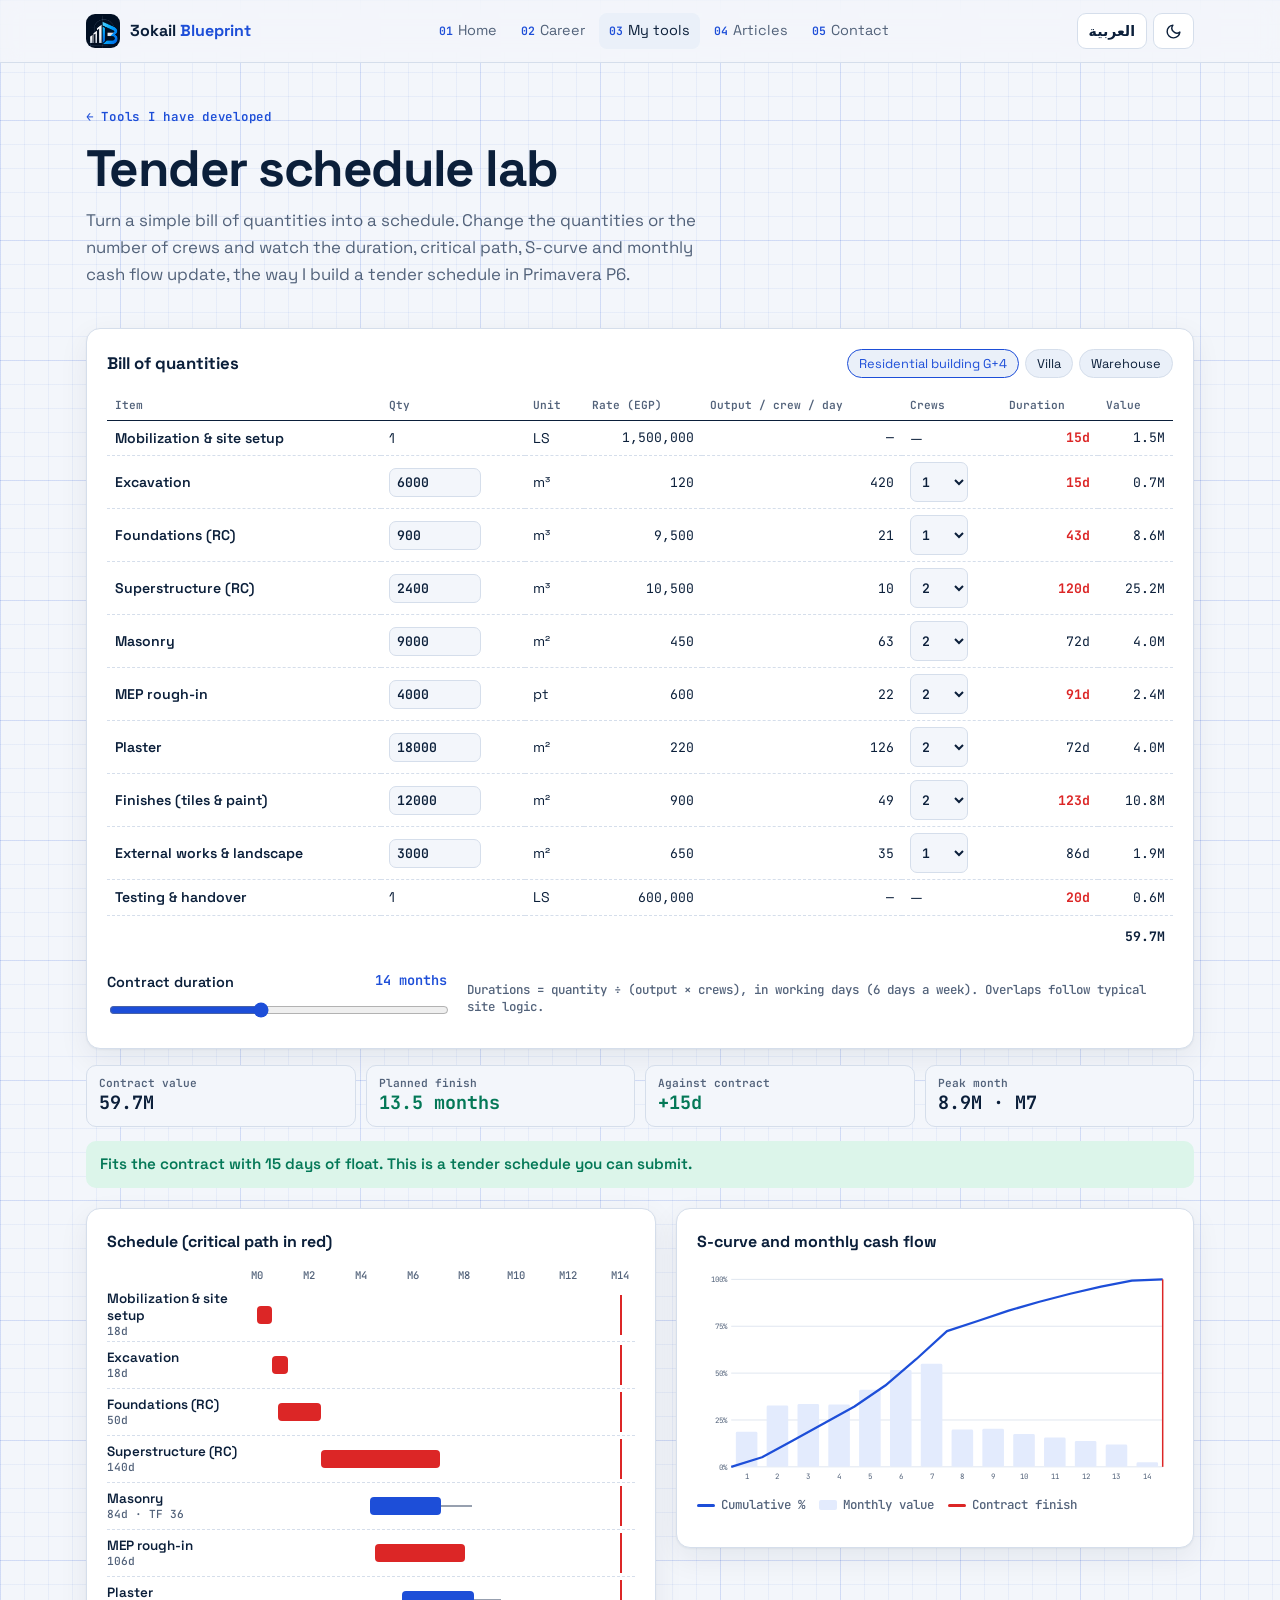
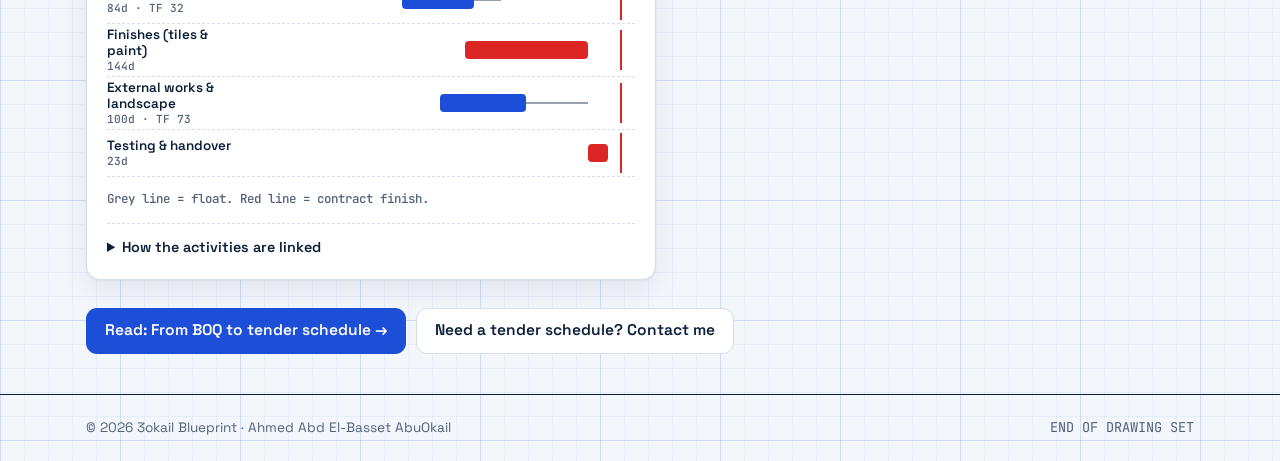
<file: tender.html>
<!doctype html>
<html lang="en" dir="ltr">
<head>
<meta charset="utf-8">
<meta name="viewport" content="width=device-width, initial-scale=1">
<title>Tender schedule lab · Ahmed AbuOkail</title>
<meta name="description" content="Tender schedule lab: turn a simple BOQ into a schedule, critical path, S-curve and monthly cash flow. By Ahmed AbuOkail.">
<meta property="og:title" content="Tender schedule lab · Ahmed AbuOkail">
<meta property="og:description" content="Tender schedule lab: turn a simple BOQ into a schedule, critical path, S-curve and monthly cash flow. By Ahmed AbuOkail.">
<meta property="og:type" content="website">
<link rel="icon" type="image/png" href="assets/logo-mark.png">
<link rel="apple-touch-icon" href="assets/logo-mark.png">
<meta property="og:image" content="https://ahmed3okail.github.io/3okail-blueprint/assets/logo-full.png">
<meta property="og:url" content="https://ahmed3okail.github.io/3okail-blueprint/tender.html">
<link rel="canonical" href="https://ahmed3okail.github.io/3okail-blueprint/tender.html">
<meta name="theme-color" content="#021023">
<link rel="preconnect" href="https://fonts.googleapis.com">
<link rel="preconnect" href="https://fonts.gstatic.com" crossorigin>
<link href="https://fonts.googleapis.com/css2?family=Space+Grotesk:wght@400;500;600;700&family=JetBrains+Mono:wght@400;600&family=IBM+Plex+Sans+Arabic:wght@400;500;600;700&display=swap" rel="stylesheet">
<link rel="stylesheet" href="assets/site.css?v=22">
</head>
<body data-page="tender">

<header class="top">
  <div class="wrap">
    <a class="brand" href="index.html"><img class="logo-img" src="assets/logo-mark.png" alt="3okail Blueprint logo" width="34" height="34"><span class="bt">3okail <span class="bt-b">Blueprint</span></span></a>
    <nav class="links" id="nav"></nav>
    <div class="controls">
      <button class="icon-btn" id="menuBtn" type="button" aria-label="Menu" aria-expanded="false"><svg width="18" height="18" viewBox="0 0 24 24" fill="none" stroke="currentColor" stroke-width="2" stroke-linecap="round"><path d="M4 7h16M4 12h16M4 17h16"/></svg></button>
      <button class="icon-btn" id="langBtn" type="button"></button>
      <button class="icon-btn" id="themeBtn" type="button" aria-label="Toggle dark mode"><svg width="17" height="17" viewBox="0 0 24 24" fill="none" stroke="currentColor" stroke-width="2" stroke-linecap="round" stroke-linejoin="round"><path d="M21 12.8A9 9 0 1 1 11.2 3a7 7 0 0 0 9.8 9.8Z"/></svg></button>
    </div>
  </div>
</header>

<main>
  <div class="subhero"><div class="wrap">
    <a class="crumb" href="index.html#labs" data-i="back"></a>
    <h1 data-i="tT"></h1><p data-i="tP"></p>
  </div></div>

  <section id="tender">
    <div class="wrap">
      <div class="panel boq reveal">
        <div class="boq-head"><h3 data-i="boqT"></h3><div class="presets" id="presets"></div></div>
        <div class="boq-scroll"><table class="boq-t" id="boq"></table></div>
        <div class="boq-foot">
          <div class="ctrl"><label for="cd"><span data-i="inCd"></span><output id="oCd"></output></label><input type="range" id="cd" min="6" max="24" value="14"></div>
          <p class="hint" data-i="boqHint"></p>
        </div>
      </div>
      <div class="result tr-res" id="kpis"></div>
      <div class="verdict" id="verdict"></div>
      <div class="lab2">
        <div class="panel"><h3 class="pt" data-i="ganttT"></h3><div class="t-scroll"><div id="gantt"></div></div><p class="hint" data-i="ganttHint"></p><details class="logic"><summary data-i="lgT"></summary><table id="logic"></table><p class="hint" data-i="lgNote"></p></details></div>
        <div class="panel chart"><h3 class="pt" data-i="scT"></h3><svg id="sc" viewBox="0 0 640 300" role="img" aria-label="S-curve"></svg>
          <div class="legend"><span><i style="background:var(--accent)"></i><span data-i="lgCum"></span></span><span><i style="background:var(--accent-soft);height:10px"></i><span data-i="lgMon"></span></span><span><i style="background:var(--crit)"></i><span data-i="lgCd"></span></span></div></div>
      </div>
      <div class="nextlinks"><a class="btn btn-primary" href="article-boq.html" data-i="goArt"></a><a class="btn btn-line" href="index.html#contact" data-i="goContact"></a></div>
    </div>
  </section>
</main>

<footer><div class="wrap"><span>© <span id="yr">2026</span> 3okail Blueprint · <span data-i="fullName"></span></span><span class="mono"><span id="visits" hidden></span><span class="no-l">END OF DRAWING SET</span></span></div></footer>

<script src="assets/site.js?v=22"></script>
<script>
(function(){
"use strict";
var S=window.Site, $=S.$, esc=S.esc, t=S.t;
var T={
en:{back:'← Tools I have developed', tT:'Tender schedule lab', tP:'Turn a simple bill of quantities into a schedule. Change the quantities or the number of crews and watch the duration, critical path, S-curve and monthly cash flow update, the way I build a tender schedule in Primavera P6.',
 boqT:'Bill of quantities', presets:[['res','Residential building G+4'],['villa','Villa'],['wh','Warehouse']],
 cols:['Item','Qty','Unit','Rate (EGP)','Output / crew / day','Crews','Duration','Value'],
 inCd:'Contract duration', mo:'months', d:'d', boqHint:'Durations = quantity ÷ (output × crews), in working days (6 days a week). Overlaps follow typical site logic.',
 kV:'Contract value', kD:'Planned finish', kF:'Against contract', kP:'Peak month',
 ganttT:'Schedule (critical path in red)', ganttHint:'Grey line = float. Red line = contract finish.', scT:'S-curve and monthly cash flow', lgCum:'Cumulative %', lgMon:'Monthly value', lgCd:'Contract finish',
 vOk:'Fits the contract with {f} days of float. This is a tender schedule you can submit.', vTight:'Fits, but only {f} days of float. Add a crew on a critical item to protect the finish date.', vBad:'Finishes {f} days after the contract date. Add crews on the red (critical) items or ask for a longer duration.',
 lgT:'How the activities are linked', lgCols:['Activity','Predecessor','Link'], lgNote:'SS lag = % of the predecessor\'s duration. Every SS link also keeps the successor from finishing before its predecessor.',
 goArt:'Read: From BOQ to tender schedule →', goContact:'Need a tender schedule? Contact me', M:'M', items:{mob:'Mobilization & site setup',exc:'Excavation',fnd:'Foundations (RC)',str:'Superstructure (RC)',mas:'Masonry',mep:'MEP rough-in',pla:'Plaster',fin:'Finishes (tiles & paint)',ext:'External works & landscape',hnd:'Testing & handover'}},
ar:{back:'→ أدوات طورتها', tT:'أداة برنامج المناقصة', tP:'حوّل جدول كميات بسيط لبرنامج زمني. غيّر الكميات أو عدد الأطقم وشوف المدة والمسار الحرج ومنحنى S والتدفق النقدي الشهري بيتغيروا، بنفس الطريقة اللي ببني بيها برنامج المناقصة على Primavera P6.',
 boqT:'جدول الكميات', presets:[['res','عمارة سكنية أرضي + 4'],['villa','فيلا'],['wh','مخزن']],
 cols:['البند','الكمية','الوحدة','سعر الوحدة (جنيه)','إنتاجية الطاقم / يوم','الأطقم','المدة','القيمة'],
 inCd:'مدة العقد', mo:'شهر', d:' يوم', boqHint:'المدة = الكمية ÷ (الإنتاجية × عدد الأطقم)، بأيام العمل (6 أيام في الأسبوع). والتداخل بين البنود حسب التسلسل المعتاد في الموقع.',
 kV:'قيمة العقد', kD:'الإنهاء المخطط', kF:'مقارنة بالعقد', kP:'أعلى شهر',
 ganttT:'البرنامج الزمني (المسار الحرج بالأحمر)', ganttHint:'الخط الرمادي = الفائض الزمني. الخط الأحمر = نهاية العقد.', scT:'منحنى S والتدفق النقدي الشهري', lgCum:'النسبة التراكمية', lgMon:'قيمة الشهر', lgCd:'نهاية العقد',
 vOk:'البرنامج جوه مدة العقد بفائض {f} يوم. ده برنامج مناقصة تقدر تقدّمه.', vTight:'جوه المدة، بس الفائض {f} يوم بس. زوّد طاقم على بند حرج علشان تحمي تاريخ الإنهاء.', vBad:'الإنهاء بعد مدة العقد بـ {f} يوم. زوّد الأطقم على البنود الحمرا (الحرجة) أو اطلب مدة أطول.',
 lgT:'الأنشطة مربوطة ببعض إزاي', lgCols:['النشاط','النشاط السابق','العلاقة'], lgNote:'الـ Lag في علاقات SS نسبة من مدة النشاط السابق. وكل علاقة SS بتمنع النشاط اللاحق إنه يخلص قبل السابق.',
 goArt:'← اقرأ: من جدول الكميات لبرنامج المناقصة', goContact:'محتاج برنامج مناقصة؟ تواصل معي', M:' م', items:{mob:'التجهيز والتعبئة',exc:'الحفر',fnd:'الأساسات الخرسانية',str:'الهيكل الخرساني',mas:'المباني',mep:'تأسيس الكهرباء والميكانيكا',pla:'المحارة',fin:'التشطيبات (بلاط ودهانات)',ext:'الأعمال الخارجية واللاندسكيب',hnd:'الاختبارات والتسليم'}}};
// id, unit, rate, output/crew/day (0 = fixed duration in days), predecessors [id, type, overlap% of pred]
var LOGIC={mob:[],exc:[['mob','FS']],fnd:[['exc','SS',.4]],str:[['fnd','FS']],mas:[['str','SS',.35]],mep:[['str','SS',.45]],pla:[['mas','SS',.4],['mep','SS',.3]],fin:[['pla','SS',.5],['mep','FS']],ext:[['str','FS']],hnd:[['fin','FS'],['ext','FS']]};
var UNITS={en:{LS:'LS',m3:'m³',m2:'m²',pt:'pt'},ar:{LS:'مقطوعية',m3:'م³',m2:'م²',pt:'نقطة'}};
var PRESETS={
 res:{cd:14,rows:[['mob',1,'LS',1500000,0,1,15],['exc',6000,'m3',120,420,1],['fnd',900,'m3',9500,21,1],['str',2400,'m3',10500,10,2],['mas',9000,'m2',450,63,2],['mep',4000,'pt',600,22,2],['pla',18000,'m2',220,126,2],['fin',12000,'m2',900,49,2],['ext',3000,'m2',650,35,1],['hnd',1,'LS',600000,0,1,20]]},
 villa:{cd:10,rows:[['mob',1,'LS',400000,0,1,10],['exc',900,'m3',140,210,1],['fnd',180,'m3',9800,8,1],['str',420,'m3',11000,6,1],['mas',2200,'m2',480,42,1],['mep',900,'pt',650,14,1],['pla',4200,'m2',240,84,1],['fin',2600,'m2',1400,28,1],['ext',1200,'m2',900,28,1],['hnd',1,'LS',150000,0,1,10]]},
 wh:{cd:8,rows:[['mob',1,'LS',600000,0,1,10],['exc',4000,'m3',110,420,1],['fnd',700,'m3',9000,21,1],['str',500,'m3',10000,11,1],['mas',3500,'m2',420,70,1],['mep',1200,'pt',550,28,1],['pla',5000,'m2',200,140,1],['fin',6000,'m2',500,98,1],['ext',5000,'m2',450,84,1],['hnd',1,'LS',300000,0,1,10]]}};
var cur='res', rows, WD=6/7;
function load(p){cur=p;rows=PRESETS[p].rows.map(function(r){return r.slice()});$('cd').value=PRESETS[p].cd}
function dur(r){return r[4]?Math.max(1,Math.ceil(r[1]/(r[4]*r[5]))):r[6]}
function fmt(n){return Math.round(n).toLocaleString('en-US')}
function mny(v){return (v/1e6).toFixed(v>=1e8?0:1)+t('M')}
function cpm(){
  var A={},order=rows.map(function(r){return r[0]});
  rows.forEach(function(r){A[r[0]]={d:Math.round(dur(r)/WD),v:r[1]*r[3]}});
  order.forEach(function(id){var a=A[id],es=0;LOGIC[id].forEach(function(l){var p=A[l[0]];if(l[1]==='FS')es=Math.max(es,p.ef);else{es=Math.max(es,p.es+Math.round(l[2]*p.d),p.ef-a.d+1)}});a.es=es;a.ef=es+a.d});
  var end=Math.max.apply(null,order.map(function(id){return A[id].ef}));
  order.slice().reverse().forEach(function(id){var a=A[id],lf=end;order.forEach(function(s){LOGIC[s].forEach(function(l){if(l[0]!==id)return;var b=A[s];if(l[1]==='FS')lf=Math.min(lf,b.ls);else lf=Math.min(lf,b.ls-Math.round(l[2]*a.d)+a.d,b.lf+a.d-1)})});a.lf=lf;a.ls=lf-a.d;a.tf=a.ls-a.es});
  return {A:A,end:end,order:order};
}
function renderLogic(){var c=t('lgCols'),I=t('items'),h='<thead><tr>'+c.map(function(x){return '<th>'+esc(x)+'</th>'}).join('')+'</tr></thead><tbody>';
  Object.keys(LOGIC).forEach(function(id){LOGIC[id].forEach(function(l){h+='<tr><td>'+esc(I[id])+'</td><td>'+esc(I[l[0]])+'</td><td class="rel"><bdi dir="ltr">'+l[1]+(l[1]==='SS'?' + '+Math.round(l[2]*100)+'%':'')+'</bdi></td></tr>'})});
  $('logic').innerHTML=h+'</tbody>'}
function renderPresets(){$('presets').innerHTML=t('presets').map(function(p){return '<button type="button" class="pill'+(cur===p[0]?' on':'')+'" data-p="'+p[0]+'">'+esc(p[1])+'</button>'}).join('')}
function renderBoq(){
  var c=t('cols'),U=UNITS[S.lang],h='<thead><tr>'+c.map(function(x){return '<th>'+esc(x)+'</th>'}).join('')+'</tr></thead><tbody>';
  rows.forEach(function(r,i){var fixed=!r[4];
    h+='<tr><td class="it">'+esc(t('items')[r[0]])+'</td><td>'+(fixed?'1':'<input type="number" min="1" step="1" value="'+r[1]+'" data-r="'+i+'" data-k="1" aria-label="qty">')+'</td><td>'+U[r[2]]+'</td><td class="num">'+fmt(r[3])+'</td><td class="num">'+(fixed?'—':fmt(r[4]))+'</td><td>'+(fixed?'—':'<select data-r="'+i+'" data-k="5" aria-label="crews">'+[1,2,3,4].map(function(n){return '<option'+(n===r[5]?' selected':'')+'>'+n+'</option>'}).join('')+'</select>')+'</td><td class="num dur" id="d'+i+'"></td><td class="num" id="v'+i+'"></td></tr>'});
  $('boq').innerHTML=h+'</tbody><tfoot><tr><td colspan="7"></td><td class="num" id="vt"></td></tr></tfoot>';
}
$('boq').addEventListener('input',function(e){var el=e.target.closest('[data-r]');if(!el)return;var v=Math.max(1,+el.value||1);rows[+el.getAttribute('data-r')][+el.getAttribute('data-k')]=v;calc()});
$('presets').addEventListener('click',function(e){var b=e.target.closest('[data-p]');if(!b)return;load(b.getAttribute('data-p'));renderPresets();renderBoq();calc()});
$('cd').addEventListener('input',calc);
function calc(){
  var R=cpm(),A=R.A,cdM=+$('cd').value,cdD=Math.round(cdM*30.4),tot=0;
  $('oCd').textContent=cdM+' '+t('mo');
  rows.forEach(function(r,i){var a=A[r[0]];tot+=a.v;$('d'+i).textContent=dur(r)+t('d');$('d'+i).className='num dur'+(a.tf<=0?' crit':'');$('v'+i).textContent=mny(a.v)});
  $('vt').textContent=mny(tot);
  // monthly distribution (linear per activity)
  var nM=Math.max(Math.ceil(R.end/30.4),cdM),mon=[];for(var m=0;m<nM;m++)mon.push(0);
  R.order.forEach(function(id){var a=A[id],perDay=a.v/a.d;for(var d=a.es;d<a.ef;d++){mon[Math.min(nM-1,Math.floor(d/30.4))]+=perDay}});
  var peak=Math.max.apply(null,mon),pk=mon.indexOf(peak),fl=cdD-R.end;
  function k(l,v,g){return '<div class="kpi'+(g===null?'':(g?' good':' bad'))+'"><small>'+esc(l)+'</small><b>'+v+'</b></div>'}
  $('kpis').innerHTML=k(t('kV'),mny(tot),null)+k(t('kD'),(R.end/30.4).toFixed(1)+' '+t('mo'),fl>=0)+k(t('kF'),(fl>=0?'+':'')+fl+t('d'),fl>=0)+k(t('kP'),mny(peak)+' · M'+(pk+1),null);
  var v=$('verdict'); v.className='verdict '+(fl<0?'bad':fl<15?'mix':'good'); v.textContent=t(fl<0?'vBad':fl<15?'vTight':'vOk').replace('{f}',Math.abs(fl));
  // gantt
  var SC=Math.max(R.end,cdD)*1.04; function P(x){return (x/SC*100).toFixed(2)+'%'}
  var g='<div class="t-rows"><div class="t-axis"><div></div><div class="t-track">';
  for(m=0;m<=Math.floor(SC/30.4);m+=(SC>500?3:2))g+='<span class="t-tick" style="left:'+P(m*30.4)+'">M'+m+'</span>';
  g+='</div></div>';
  R.order.forEach(function(id){var a=A[id];g+='<div class="t-row"><div class="nm">'+esc(t('items')[id])+'<small>'+a.d+t('d')+(a.tf>0?' · TF '+a.tf:'')+'</small></div><div class="t-track"><span class="t-line new" style="left:'+P(cdD)+'"></span><span class="t-bar'+(a.tf<=0?' crit':'')+'" style="left:'+P(a.es)+';width:'+P(a.d)+'"></span>'+(a.tf>0?'<span class="t-float" style="left:'+P(a.ef)+';width:'+P(a.tf)+'"></span>':'')+'</div></div>'});
  $('gantt').innerHTML=g+'</div>';
  // s-curve
  var W=640,H=300,L=46,Rr=14,TP=18,B=30,n=mon.length; function X(i){return L+i/n*(W-L-Rr)} function Y(p){return H-B-p*(H-TP-B)}
  var s='',cum=0,pts=[[X(0),Y(0)]],mx=peak/tot;
  for(var i=0;i<=4;i++){var yy=Y(i/4);s+='<line x1="'+L+'" x2="'+(W-Rr)+'" y1="'+yy+'" y2="'+yy+'" stroke="var(--line)"/><text x="'+(L-6)+'" y="'+(yy+4)+'" text-anchor="end" font-size="10" font-family="JetBrains Mono" fill="var(--muted)">'+(i*25)+'%</text>'}
  mon.forEach(function(v,i){var bh=(v/peak)*(H-TP-B)*.55,bw=(W-L-Rr)/n;s+='<rect x="'+(X(i)+bw*.15).toFixed(1)+'" y="'+(H-B-bh).toFixed(1)+'" width="'+(bw*.7).toFixed(1)+'" height="'+bh.toFixed(1)+'" rx="2" fill="var(--accent-soft)"/>';cum+=v;pts.push([X(i+1),Y(cum/tot)]);if(n<=16||i%2===1)s+='<text x="'+(X(i)+bw/2).toFixed(1)+'" y="'+(H-B+16)+'" text-anchor="middle" font-size="10" font-family="JetBrains Mono" fill="var(--muted)">'+(i+1)+'</text>'});
  s+='<path d="'+pts.map(function(p,i){return (i?'L':'M')+p[0].toFixed(1)+' '+p[1].toFixed(1)}).join('')+'" fill="none" stroke="var(--accent)" stroke-width="3" stroke-linejoin="round"/>';
  var cx=X(cdM);s+='<line x1="'+cx+'" x2="'+cx+'" y1="'+TP+'" y2="'+(H-B)+'" stroke="var(--crit)" stroke-width="2"/>';
  $('sc').innerHTML=s;
}
load('res');
S.init({T:T,title:{en:'Tender schedule lab',ar:'أداة برنامج المناقصة'},render:function(){renderPresets();renderBoq();renderLogic();calc()}});
})();
</script>
<script data-goatcounter="https://3okail-blueprint.goatcounter.com/count" async src="//gc.zgo.at/count.js"></script>
</body>
</html>
</file>
<file: assets/site.css>
:root{
  --bg:#f3f6fb; --surface:#ffffff; --surface-2:#eaf0f9;
  --ink:#0b1f3a; --muted:#52627a; --line:#d5deeb;
  --grid:rgba(29,78,216,.06); --grid-major:rgba(29,78,216,.11);
  --accent:#1d4ed8; --accent-2:#0891b2; --accent-soft:#e3ebfd;
  --crit:#dc2626; --crit-soft:#fde8e8; --good:#047857; --good-soft:#dcf5ea; --warn:#b45309;
  --on-accent:#ffffff;
  --shadow:0 1px 2px rgba(11,31,58,.05),0 10px 30px rgba(11,31,58,.07);
  --r:14px; --max:1140px;
  --font:"Space Grotesk",system-ui,-apple-system,"Segoe UI",sans-serif;
  --mono:"JetBrains Mono",ui-monospace,Menlo,monospace;
}
:root[lang="ar"]{ --font:"IBM Plex Sans Arabic","Space Grotesk",system-ui,sans-serif; }
@media (prefers-color-scheme: dark){
  :root:not([data-theme="light"]){
    --bg:#081831; --surface:#0d2346; --surface-2:#123060;
    --ink:#e7efff; --muted:#9db1d3; --line:#22406f;
    --grid:rgba(125,175,255,.07); --grid-major:rgba(125,175,255,.13);
    --accent:#60a5fa; --accent-2:#22d3ee; --accent-soft:#143a70;
    --crit:#f87171; --crit-soft:#4a1d2a; --good:#34d399; --good-soft:#0f3b38; --warn:#fbbf24;
    --on-accent:#06142b;
    --shadow:0 1px 2px rgba(0,0,0,.3),0 10px 30px rgba(0,0,0,.25);
  }
}
:root[data-theme="dark"]{
  --bg:#081831; --surface:#0d2346; --surface-2:#123060;
  --ink:#e7efff; --muted:#9db1d3; --line:#22406f;
  --grid:rgba(125,175,255,.07); --grid-major:rgba(125,175,255,.13);
  --accent:#60a5fa; --accent-2:#22d3ee; --accent-soft:#143a70;
  --crit:#f87171; --crit-soft:#4a1d2a; --good:#34d399; --good-soft:#0f3b38; --warn:#fbbf24;
  --on-accent:#06142b;
  --shadow:0 1px 2px rgba(0,0,0,.3),0 10px 30px rgba(0,0,0,.25);
}
*{box-sizing:border-box}
html{scroll-behavior:smooth;scroll-padding-top:70px}
body{margin:0;color:var(--ink);font-family:var(--font);line-height:1.6;-webkit-font-smoothing:antialiased;
  background-color:var(--bg);
  background-image:linear-gradient(var(--grid-major) 1px,transparent 1px),linear-gradient(90deg,var(--grid-major) 1px,transparent 1px),linear-gradient(var(--grid) 1px,transparent 1px),linear-gradient(90deg,var(--grid) 1px,transparent 1px);
  background-size:120px 120px,120px 120px,24px 24px,24px 24px;}
a{color:var(--accent)}
.wrap{max-width:var(--max);margin:0 auto;padding:0 16px}
.mono{font-family:var(--mono)}
button{font-family:inherit}

/* header */
header.top{position:sticky;top:0;z-index:30;background:color-mix(in srgb,var(--bg) 82%,transparent);backdrop-filter:blur(10px);border-bottom:1px solid var(--line)}
.top .wrap{display:flex;align-items:center;justify-content:space-between;height:62px;gap:12px}
.brand{display:flex;align-items:center;gap:10px;color:var(--ink);text-decoration:none;font-weight:700;white-space:nowrap}
.logo{width:34px;height:34px;border-radius:9px;background:var(--accent);color:var(--on-accent);display:grid;place-items:center;font:700 13px var(--mono)}
nav.links{display:flex;gap:4px}
nav.links a{color:var(--muted);text-decoration:none;font-size:.9rem;padding:6px 10px;border-radius:8px;white-space:nowrap}
nav.links a .n{font:600 .72rem var(--mono);color:var(--accent);margin-inline-end:5px}
nav.links a:hover,nav.links a.on{color:var(--ink);background:var(--surface-2)}
.controls{display:flex;gap:6px}
.icon-btn{border:1px solid var(--line);background:var(--surface);color:var(--ink);border-radius:9px;height:36px;min-width:36px;padding:0 11px;font-weight:600;font-size:.88rem;cursor:pointer;display:inline-flex;align-items:center;justify-content:center}
.icon-btn:hover{border-color:var(--accent)}
#menuBtn{display:none}
@media (max-width:980px){
  #menuBtn{display:inline-flex}
  nav.links{display:none;position:absolute;top:62px;left:0;right:0;flex-direction:column;gap:2px;background:var(--surface);border-bottom:1px solid var(--line);padding:8px 16px 12px;box-shadow:var(--shadow)}
  nav.links.open{display:flex}
  nav.links a{padding:10px 12px;font-size:1rem}
}
@media (max-width:420px){.brand .bt{display:none}}

/* hero */
.hero{padding:48px 0 28px}
.hero-grid{display:grid;grid-template-columns:1.15fr .85fr;gap:36px;align-items:center}
@media (max-width:900px){.hero-grid{grid-template-columns:1fr}}
.tag{display:inline-flex;align-items:center;gap:8px;font:600 .78rem var(--mono);color:var(--accent);background:var(--accent-soft);padding:6px 11px;border-radius:999px}
:root[lang="ar"] .tag{font-family:var(--font);font-size:.85rem}
.pulse{width:8px;height:8px;border-radius:50%;background:var(--good);animation:pulse 2s infinite}
@keyframes pulse{0%{box-shadow:0 0 0 0 color-mix(in srgb,var(--good) 60%,transparent)}100%{box-shadow:0 0 0 10px transparent}}
.hero h1{font-size:clamp(2.2rem,5.6vw,4rem);line-height:1.05;letter-spacing:-.03em;margin:18px 0 12px}
:root[lang="ar"] .hero h1{letter-spacing:0;line-height:1.3}
.hero h1 em{font-style:normal;color:var(--accent)}
.role{font-size:clamp(1.15rem,2.6vw,1.55rem);font-weight:700;color:var(--ink);margin:0 0 6px;letter-spacing:-.01em}
.typer{font:500 clamp(.92rem,1.8vw,1.08rem) var(--mono);color:var(--muted);min-height:1.6em;margin:0 0 18px}
:root[lang="ar"] .typer b{font-family:var(--font)}
.typer b{color:var(--ink);font-weight:600}
.caret{display:inline-block;width:.55em;height:1.1em;background:var(--accent);vertical-align:-3px;margin-inline-start:3px;animation:blink 1s steps(1) infinite}
@keyframes blink{50%{opacity:0}}
.lead{color:var(--muted);font-size:1.07rem;max-width:600px;margin:0 0 26px}
.cta{display:flex;flex-wrap:wrap;gap:10px;align-items:center}
.cv-up{font:500 .74rem var(--mono);color:var(--muted);flex-basis:100%;margin-top:-2px}
.hp{position:absolute;left:-9999px;width:1px;height:1px;opacity:0}
.btn{display:inline-flex;align-items:center;gap:8px;height:46px;padding:0 18px;border-radius:11px;font-weight:600;text-decoration:none;border:1px solid transparent;cursor:pointer;font-size:.97rem}
.btn svg{width:18px;height:18px;flex:none}
.btn-primary{background:var(--accent);color:var(--on-accent)}
.btn-primary:hover{filter:brightness(1.08)}
.btn-line{background:var(--surface);color:var(--ink);border-color:var(--line)}
.btn-line:hover{border-color:var(--accent)}

.titleblock{background:var(--surface);border:1.5px solid var(--ink);border-radius:4px;box-shadow:var(--shadow);font-size:.9rem;position:relative}
.titleblock .tb-head{display:flex;justify-content:space-between;align-items:center;padding:10px 14px;border-bottom:1.5px solid var(--ink);font:600 .78rem var(--mono);letter-spacing:.06em;text-transform:uppercase}
.tb-chart{padding:10px 12px 4px;border-bottom:1.5px solid var(--ink)}
.tb-chart svg{display:block;width:100%;height:auto;direction:ltr}
.tb-rows{display:grid;grid-template-columns:1fr 1fr}
.tb-rows div{padding:9px 14px;border-bottom:1px solid var(--line)}
.tb-rows div:nth-child(odd){border-inline-end:1px solid var(--line)}
.tb-rows div:nth-last-child(-n+2){border-bottom:0}
.tb-rows small{display:block;font:500 .68rem var(--mono);color:var(--muted);text-transform:uppercase;letter-spacing:.06em}
:root[lang="ar"] .tb-rows small{letter-spacing:0;font-family:var(--font);font-size:.75rem}
.tb-rows b{font-weight:600}
.draw{stroke-dasharray:1000;stroke-dashoffset:1000;animation:draw 2.4s ease forwards .3s}
@keyframes draw{to{stroke-dashoffset:0}}

.counters{display:grid;grid-template-columns:repeat(4,1fr);gap:12px;margin-top:44px}
.counter{background:var(--surface);border:1px solid var(--line);border-radius:var(--r);padding:16px 18px;box-shadow:var(--shadow)}
.counter b{display:block;font:700 1.9rem var(--mono);color:var(--accent);line-height:1.2}
.counter span{color:var(--muted);font-size:.9rem}
@media (max-width:720px){.counters{grid-template-columns:repeat(2,1fr)}}

/* sections */
section{padding:40px 0}
@media (max-width:640px){section{padding:32px 0}}
.sheet{display:flex;align-items:flex-end;justify-content:space-between;gap:16px;flex-wrap:wrap;margin-bottom:26px;border-bottom:1.5px solid var(--ink);padding-bottom:12px}
.sheet .no{font:600 .78rem var(--mono);color:var(--accent);letter-spacing:.08em}
.sheet h2{margin:4px 0 0;font-size:clamp(1.6rem,3.5vw,2.3rem);letter-spacing:-.02em;line-height:1.2}
:root[lang="ar"] .sheet h2{letter-spacing:0}
.sheet p{margin:0;color:var(--muted);max-width:460px;font-size:.95rem}
.panel{background:var(--surface);border:1px solid var(--line);border-radius:var(--r);box-shadow:var(--shadow)}
.hint{font:500 .78rem var(--mono);color:var(--muted)}
:root[lang="ar"] .hint{font-family:var(--font);font-size:.85rem}

/* about */
.about{display:grid;grid-template-columns:1.3fr 1fr;gap:24px}
@media (max-width:860px){.about{grid-template-columns:1fr}}
.about .panel{padding:24px;margin:0}
.about p{margin:0 0 14px;color:var(--muted);font-size:1.04rem}
.about p:last-child{margin:0}
.spec div{display:flex;justify-content:space-between;gap:12px;padding:11px 0;border-bottom:1px dashed var(--line)}
.spec div:last-child{border:0}
.spec dt{color:var(--muted);font-size:.92rem}
.spec dd{margin:0;font-weight:600;text-align:end}

/* gantt */
.gantt{padding:18px 18px 12px}
.g-scroll{overflow-x:auto;-webkit-overflow-scrolling:touch;padding-bottom:6px}
.g-inner{min-width:760px}
.g-row{display:grid;grid-template-columns:210px 1fr;align-items:center;min-height:46px;border-bottom:1px dashed var(--line)}
.g-row:last-child{border-bottom:0}
.g-label{font-size:.88rem;font-weight:600;padding-inline-end:12px;line-height:1.3}
.g-label small{display:block;color:var(--muted);font-weight:400;font-size:.78rem}
.g-track{position:relative;height:46px;direction:ltr}
.g-axis .g-track{height:26px}
.g-year{position:absolute;top:4px;font:600 .72rem var(--mono);color:var(--muted);transform:translateX(-50%)}
.g-vline{position:absolute;top:0;bottom:0;width:1px;background:var(--line)}
.g-bar{position:absolute;top:12px;height:22px;border-radius:5px;border:0;cursor:pointer;padding:0 8px;font:600 .72rem var(--mono);color:var(--on-accent);text-align:start;overflow:hidden;white-space:nowrap;transition:transform .15s,box-shadow .15s;background:var(--accent)}
.g-bar.edu{background:var(--accent-2)}
.g-bar.now{background:linear-gradient(90deg,var(--accent) 70%,color-mix(in srgb,var(--accent) 40%,transparent))}
.g-bar:hover{transform:translateY(-1px);box-shadow:0 4px 12px color-mix(in srgb,var(--accent) 40%,transparent)}
.g-bar.sel{outline:2px solid var(--ink);outline-offset:2px}
.g-ms{position:absolute;top:17px;width:12px;height:12px;transform:translateX(-50%) rotate(45deg);background:var(--warn);border:0;cursor:pointer;border-radius:2px;padding:0}
.g-ms.sel{outline:2px solid var(--ink);outline-offset:2px}
.g-today{position:absolute;top:-4px;bottom:-4px;width:2px;background:var(--crit);z-index:2}
.g-today span{position:absolute;top:-2px;right:6px;font:700 .65rem var(--mono);color:var(--crit);white-space:nowrap}
.g-detail{margin-top:16px;border-top:1.5px solid var(--ink);padding-top:16px;display:grid;grid-template-columns:240px 1fr;gap:20px;animation:fade .35s ease}
@keyframes fade{from{opacity:0;transform:translateY(6px)}to{opacity:1;transform:none}}
@media (max-width:720px){.g-detail{grid-template-columns:1fr}}
.g-detail h3{margin:0 0 4px;font-size:1.15rem}
.g-detail .org{color:var(--muted);margin:0 0 6px;font-size:.93rem}
.chip{display:inline-block;font:600 .74rem var(--mono);background:var(--accent-soft);color:var(--accent);padding:3px 9px;border-radius:999px;margin:2px 0;margin-inline-end:4px}
:root[lang="ar"] .chip{font-family:var(--font);font-size:.8rem}
.g-detail ul{margin:0;padding-inline-start:18px;color:var(--muted)}
.g-detail li{margin:4px 0}

/* WBS */
.wbs{padding:22px}
.wbs-root{display:flex;justify-content:center}
.wbs-node{background:var(--surface);border:1.5px solid var(--ink);border-radius:8px;padding:10px 14px;text-align:center;cursor:pointer;color:var(--ink);font-weight:600;font-size:.92rem;transition:background .15s,color .15s,transform .15s;line-height:1.3}
.wbs-node code{display:block;font:600 .72rem var(--mono);color:var(--accent);margin-bottom:3px}
.wbs-node:hover{transform:translateY(-2px)}
.wbs-node.sel{background:var(--accent);color:var(--on-accent);border-color:var(--accent)}
.wbs-node.sel code{color:var(--on-accent);opacity:.8}
.wbs-root .wbs-node{background:var(--ink);color:var(--bg);cursor:default;min-width:220px}
.wbs-root .wbs-node:hover{transform:none}
.wbs-root .wbs-node code{color:var(--bg);opacity:.7}
.wbs-stem{width:2px;height:22px;background:var(--ink);margin:0 auto}
.wbs-l1{display:grid;grid-template-columns:repeat(5,1fr);gap:12px;position:relative;padding-top:22px}
.wbs-l1::before{content:"";position:absolute;top:0;left:10%;right:10%;height:2px;background:var(--ink)}
.wbs-l1>div{position:relative}
.wbs-l1>div::before{content:"";position:absolute;top:-22px;left:50%;width:2px;height:22px;background:var(--ink)}
.wbs-l1 .wbs-node{width:100%;height:100%}
@media (max-width:820px){.wbs-l1{grid-template-columns:1fr 1fr}.wbs-l1::before,.wbs-l1>div::before{display:none}}
.wbs-leaves{margin-top:20px;border:1.5px dashed var(--accent);border-radius:10px;padding:16px;animation:fade .3s ease}
.wbs-leaves h3{margin:0 0 12px;font-size:1.05rem}
.leaf-grid{display:grid;grid-template-columns:repeat(auto-fill,minmax(210px,1fr));gap:8px}
.leaf{display:flex;gap:10px;align-items:baseline;background:var(--surface-2);border-radius:8px;padding:9px 12px;font-size:.92rem}
.leaf code{font:600 .72rem var(--mono);color:var(--accent);flex:none}

/* EVM + TIA */
.lab{display:grid;grid-template-columns:330px minmax(0,1fr);gap:20px}
@media (max-width:900px){.lab{grid-template-columns:minmax(0,1fr)}}
.lab .panel{padding:20px}
.ctrl{margin-bottom:16px}
.ctrl label{display:flex;justify-content:space-between;gap:8px;font-size:.9rem;font-weight:600;margin-bottom:6px}
.ctrl label output{font:600 .85rem var(--mono);color:var(--accent);white-space:nowrap}
input[type=range]{width:100%;accent-color:var(--accent);direction:ltr}
.presets{display:flex;flex-wrap:wrap;gap:6px;margin-bottom:18px}
.pill{border:1px solid var(--line);background:var(--surface-2);color:var(--ink);border-radius:999px;padding:5px 11px;font-size:.8rem;cursor:pointer}
.pill:hover,.pill.on{border-color:var(--accent);color:var(--accent)}
.chart svg{width:100%;height:auto;display:block;direction:ltr}
.legend{display:flex;flex-wrap:wrap;gap:14px;font:500 .78rem var(--mono);color:var(--muted);margin:6px 0 14px}
.legend i{display:inline-block;width:18px;height:3px;border-radius:2px;vertical-align:middle;margin-inline-end:6px}
.kpis{display:grid;grid-template-columns:repeat(4,1fr);gap:10px}
@media (max-width:560px){.kpis{grid-template-columns:repeat(2,1fr)}}
.kpi{border:1px solid var(--line);border-radius:10px;padding:10px 12px;background:var(--bg)}
.kpi small{display:block;font:600 .7rem var(--mono);color:var(--muted)}
:root[lang="ar"] .kpi small{font-family:var(--font);font-size:.78rem}
.kpi b{font:700 1.15rem var(--mono)}
.kpi.good b{color:var(--good)} .kpi.bad b{color:var(--crit)}
.verdict{margin-top:14px;padding:12px 14px;border-radius:10px;font-weight:600;font-size:.95rem;line-height:1.5}
.verdict.good{background:var(--good-soft);color:var(--good)}
.verdict.bad{background:var(--crit-soft);color:var(--crit)}
.verdict.mix{background:var(--accent-soft);color:var(--accent)}
select{width:100%;height:40px;border-radius:9px;border:1px solid var(--line);background:var(--bg);color:var(--ink);padding:0 10px;font:inherit}
.seg{display:grid;grid-template-columns:repeat(3,1fr);gap:6px;width:100%}
.seg button{border:1px solid var(--line);background:var(--bg);color:var(--ink);border-radius:9px;padding:8px 6px;font-size:.8rem;cursor:pointer;line-height:1.25}
.seg button.on{background:var(--accent);color:var(--on-accent);border-color:var(--accent)}
.t-scroll{overflow-x:auto}
.t-rows{min-width:520px}
.t-row{display:grid;grid-template-columns:150px 1fr;align-items:center;min-height:40px;padding:3px 0;border-bottom:1px dashed var(--line)}
.t-row .nm{font-size:.84rem;font-weight:600;padding-inline-end:10px;line-height:1.2}
.t-row .nm small{display:block;font:500 .7rem var(--mono);color:var(--muted)}
.t-track{position:relative;height:40px;direction:ltr}
.t-bar{position:absolute;top:11px;height:18px;border-radius:4px;background:var(--accent);transition:left .4s ease,width .4s ease;display:flex;align-items:center;justify-content:center;font:600 .66rem var(--mono);color:var(--on-accent);overflow:hidden}
.t-bar.crit{background:var(--crit)}
.t-frag{position:absolute;top:11px;height:18px;border-radius:4px;transition:left .4s ease,width .4s ease;background:repeating-linear-gradient(45deg,var(--warn) 0 3px,transparent 3px 7px);border:1.5px solid var(--warn)}
.t-float{position:absolute;top:19px;height:2px;background:var(--muted);opacity:.6;transition:left .4s ease,width .4s ease}
.t-line{position:absolute;top:0;bottom:0;width:2px;transition:left .4s ease}
.t-line.orig{background:var(--ink);opacity:.3}
.t-line.new{background:var(--crit)}
.t-axis{display:grid;grid-template-columns:150px 1fr;height:22px}
.t-axis .t-track{height:22px}
.t-tick{position:absolute;top:2px;font:500 .66rem var(--mono);color:var(--muted);transform:translateX(-50%)}
@media (max-width:600px){.t-rows{min-width:0}.t-row,.t-axis{grid-template-columns:92px 1fr}.t-row .nm{font-size:.72rem}.t-row .nm small{font-size:.62rem}.t-tick{font-size:.58rem}.g-inner{min-width:620px}.g-row{grid-template-columns:130px 1fr}.g-label{font-size:.78rem}}
.result{display:grid;grid-template-columns:repeat(3,1fr);gap:10px;margin-top:16px}
@media (max-width:560px){.result{grid-template-columns:1fr 1fr}}

/* training */
.train{padding:22px}
.tr-row{display:grid;grid-template-columns:minmax(0,1fr) minmax(0,1.6fr);gap:16px;align-items:center;padding:11px 0;border-bottom:1px dashed var(--line)}
.tr-row:last-of-type{border:0}
@media (max-width:640px){.tr-row{grid-template-columns:1fr;gap:6px}}
.tr-name{font-weight:600;font-size:.93rem;line-height:1.35}
.tr-name small{display:block;color:var(--muted);font-weight:400;font-size:.8rem}
.tr-bar{height:26px;background:var(--surface-2);border-radius:6px;position:relative;overflow:hidden}
.tr-bar span{position:absolute;top:0;bottom:0;inset-inline-start:0;width:0;background:var(--accent);border-radius:6px;transition:width 1.1s cubic-bezier(.2,.8,.2,1),background .2s;display:flex;align-items:center;justify-content:flex-end;padding:0 8px;font:600 .74rem var(--mono);color:var(--on-accent);white-space:nowrap}
.tr-row:hover .tr-bar span{background:var(--accent-2)}
.langs{margin-top:16px}

/* contact */
.contact{display:grid;grid-template-columns:1fr 1.2fr;gap:24px}
@media (max-width:860px){.contact{grid-template-columns:1fr}}
.contact .panel{padding:24px}
.rfi{border:1.5px solid var(--ink);border-radius:6px;overflow:hidden;background:var(--surface);box-shadow:var(--shadow)}
.rfi-head{display:flex;justify-content:space-between;padding:10px 14px;border-bottom:1.5px solid var(--ink);font:600 .78rem var(--mono);text-transform:uppercase;letter-spacing:.06em}
:root[lang="ar"] .rfi-head{letter-spacing:0}
.rfi-body{padding:16px 14px;display:grid;gap:12px}
.rfi-body label{font-size:.85rem;font-weight:600;display:grid;gap:5px}
.rfi-body input,.rfi-body textarea{width:100%;border:1px solid var(--line);border-radius:9px;background:var(--bg);color:var(--ink);padding:10px;font:inherit}
.rfi-body textarea{min-height:110px;resize:vertical}
.links-list{display:grid;gap:10px;margin-top:18px}
.links-list a{display:flex;align-items:center;gap:12px;padding:12px 14px;border:1px solid var(--line);border-radius:11px;text-decoration:none;color:var(--ink);background:var(--bg);overflow-wrap:anywhere}
.links-list a:hover{border-color:var(--accent)}
.links-list svg{width:20px;height:20px;color:var(--accent);flex:none}

footer{border-top:1.5px solid var(--ink);padding:22px 0;color:var(--muted);font-size:.85rem}
footer .wrap{display:flex;justify-content:space-between;gap:10px;flex-wrap:wrap}

.reveal{opacity:0;transform:translateY(16px);transition:opacity .7s ease,transform .7s ease}
.reveal.in{opacity:1;transform:none}
@media (prefers-reduced-motion:reduce){*{animation:none!important;transition:none!important}.reveal{opacity:1;transform:none}.draw{stroke-dashoffset:0}html{scroll-behavior:auto}}

/* ===== multi-page additions ===== */
nav.links a.cur{color:var(--ink);background:var(--surface-2)}
.subhero{padding:40px 0 4px}
.subhero .crumb{font:600 .78rem var(--mono);color:var(--accent);text-decoration:none;letter-spacing:.06em}
.subhero h1{font-size:clamp(2rem,5vw,3.2rem);line-height:1.1;letter-spacing:-.03em;margin:12px 0 10px}
:root[lang="ar"] .subhero h1{letter-spacing:0;line-height:1.3}
.subhero p{color:var(--muted);max-width:640px;font-size:1.05rem;margin:0}
.subhero + section{padding-top:36px}

/* loader */
#loader{position:fixed;inset:0;z-index:100;background:var(--bg);display:flex;align-items:center;justify-content:center;flex-direction:column;gap:14px;transition:opacity .5s ease,visibility .5s}
#loader.done{opacity:0;visibility:hidden}
#loader .pc{font:700 clamp(3rem,10vw,6rem) var(--mono);color:var(--accent);line-height:1}
#loader .lb{font:600 .8rem var(--mono);color:var(--muted);letter-spacing:.12em;text-transform:uppercase}
#loader .bar{width:min(280px,70vw);height:3px;background:var(--line);border-radius:3px;overflow:hidden}
#loader .bar i{display:block;height:100%;width:0;background:var(--accent)}

/* progress strip in hero */
.prog{margin-top:30px;max-width:520px}
.prog .row{display:flex;justify-content:space-between;font:600 .78rem var(--mono);color:var(--muted);margin-bottom:6px}
:root[lang="ar"] .prog .row{font-family:var(--font);font-size:.85rem}
.prog .track{height:8px;border-radius:8px;background:var(--surface-2);overflow:hidden;border:1px solid var(--line)}
.prog .track i{display:block;height:100%;width:0;background:linear-gradient(90deg,var(--accent),var(--accent-2));border-radius:8px;transition:width 1.6s cubic-bezier(.2,.8,.2,1)}

/* services */
.svc{display:grid;grid-template-columns:repeat(3,1fr);gap:14px}
@media (max-width:900px){.svc{grid-template-columns:1fr 1fr}}
@media (max-width:560px){.svc{grid-template-columns:1fr}}
.svc .panel{padding:22px;transition:transform .2s,border-color .2s}
.svc .panel:hover{transform:translateY(-3px);border-color:var(--accent)}
.svc .no2{font:600 .74rem var(--mono);color:var(--accent)}
.svc h3{margin:8px 0 8px;font-size:1.08rem;line-height:1.3}
.svc p{margin:0;color:var(--muted);font-size:.93rem}

/* projects */
.filters{display:flex;flex-wrap:wrap;gap:6px;margin-bottom:16px}
.proj-grid{display:grid;grid-template-columns:repeat(auto-fill,minmax(260px,1fr));gap:14px}
.proj{all:unset;box-sizing:border-box;cursor:pointer;display:flex;flex-direction:column;gap:6px;background:var(--surface);border:1px solid var(--line);border-radius:var(--r);padding:20px;box-shadow:var(--shadow);transition:transform .2s,border-color .2s}
.proj:hover,.proj:focus-visible{transform:translateY(-3px);border-color:var(--accent)}
.proj .k{font:600 .72rem var(--mono);color:var(--accent);letter-spacing:.05em}
.proj h3{margin:0;font-size:1.12rem;line-height:1.3;color:var(--ink)}
.proj .o{color:var(--muted);font-size:.9rem}
.proj .more{margin-top:auto;padding-top:10px;font:600 .8rem var(--mono);color:var(--accent)}
:root[lang="ar"] .proj .more,:root[lang="ar"] .proj .k{font-family:var(--font)}
.modal{position:fixed;inset:0;z-index:60;background:color-mix(in srgb,var(--bg) 60%,rgba(0,0,0,.55));display:none;align-items:center;justify-content:center;padding:16px}
.modal.open{display:flex;animation:fade .25s ease}
.modal .box{background:var(--surface);border:1.5px solid var(--ink);border-radius:8px;max-width:620px;width:100%;max-height:88vh;overflow:auto;box-shadow:var(--shadow)}
.modal .mh{display:flex;justify-content:space-between;align-items:center;padding:10px 14px;border-bottom:1.5px solid var(--ink);font:600 .78rem var(--mono);text-transform:uppercase;letter-spacing:.06em}
.modal .mb{padding:20px}
.modal .mb h3{margin:0 0 4px;font-size:1.35rem}
.modal .mb ul{color:var(--muted);padding-inline-start:18px;margin:14px 0 0}
.modal .mb li{margin:5px 0}
.modal .mf{display:flex;justify-content:space-between;gap:8px;padding:12px 14px;border-top:1px solid var(--line)}

/* labs teaser */
.labs{display:grid;grid-template-columns:repeat(4,1fr);gap:16px}
@media (max-width:1100px){.labs{grid-template-columns:1fr 1fr}}
@media (max-width:760px){.labs{grid-template-columns:1fr}}
.labcard{display:block;text-decoration:none;color:var(--ink);background:var(--surface);border:1.5px solid var(--ink);border-radius:8px;overflow:hidden;box-shadow:var(--shadow);transition:transform .2s}
.labcard:hover{transform:translateY(-3px)}
.labcard svg{display:block;width:100%;height:auto;background:var(--surface-2);border-bottom:1.5px solid var(--ink);direction:ltr}
.labcard .lc{padding:18px 20px}
.labcard h3{margin:0 0 6px;font-size:1.2rem}
.labcard p{margin:0 0 10px;color:var(--muted);font-size:.94rem}
.labcard .go{font:600 .82rem var(--mono);color:var(--accent)}
:root[lang="ar"] .labcard .go{font-family:var(--font)}
.nextlinks{display:flex;flex-wrap:wrap;gap:10px;margin-top:28px}

.kpi b{direction:ltr;unicode-bidi:isolate;display:inline-block}

/* logo */
.logo-img{width:34px;height:34px;border-radius:9px;display:block;flex:none}
.bt-b{color:var(--accent)}
#loader{background:#021023}
#loader img{width:min(500px,80vw);height:auto}
#loader .pc{color:#3b9bff} #loader .bar{background:#16304f} #loader .bar i{background:#2f8cff}
.counter b span{font-size:inherit;color:inherit}
:root[lang="ar"] .subhero .crumb{font-family:var(--font);letter-spacing:0;font-size:.9rem}
.proj .res{font-weight:600;font-size:.86rem;color:var(--good);background:var(--good-soft);border-radius:8px;padding:5px 9px;margin-top:6px;align-self:flex-start}

/* companies & tools */
.brands{margin-top:24px;display:grid;gap:14px;background:var(--surface);border:1px solid var(--line);border-radius:var(--r);padding:18px 20px;box-shadow:var(--shadow)}
.brow{display:grid;grid-template-columns:170px 1fr;gap:14px;align-items:center}
.brow+.brow{border-top:1px dashed var(--line);padding-top:14px}
.blabel{font:600 .72rem var(--mono);letter-spacing:.08em;text-transform:uppercase;color:var(--muted)}
.bl{display:flex;flex-wrap:wrap;gap:10px}
.co,.tool{display:flex;align-items:center;gap:9px;padding:7px 12px 7px 8px;border:1px solid var(--line);border-radius:10px;background:var(--bg);font-weight:600;font-size:.9rem;color:var(--ink);transition:transform .2s,border-color .2s}
[dir=rtl] .co,[dir=rtl] .tool{padding:7px 8px 7px 12px}
.co:hover,.tool:hover{transform:translateY(-2px);border-color:var(--accent)}
.co-logo{width:34px;height:34px;flex:none;border-radius:8px;display:grid;place-items:center;background:#fff;border:1px solid var(--line);overflow:hidden}
.co-logo b{font:700 .68rem var(--mono);color:#0b1f3a;letter-spacing:.02em}
.co-logo img{width:100%;height:100%;object-fit:contain;padding:3px}
.co-logo.lg{width:52px;height:52px;border-radius:12px;margin-bottom:10px}
.co-logo.lg b{font-size:.9rem}
.tool-ic{width:22px;height:22px;flex:none}
.leaf .tool-ic{width:20px;height:20px;align-self:center}
@media (max-width:720px){.brow{grid-template-columns:1fr;gap:8px}.co,.tool{font-size:.85rem}}
[lang=ar] .blabel{font-family:inherit;font-size:.85rem;letter-spacing:0;text-transform:none}
.co-logo.img{width:auto;min-width:34px;padding:3px 6px}
.co-logo.img{display:flex;align-items:center;justify-content:center}
.co-logo.img img{width:auto;height:26px;max-width:none;padding:0;object-fit:contain}
.co-logo.img.lg{display:inline-flex;height:52px;padding:6px 10px;max-width:100%}
.co-logo.img.lg img{height:38px;max-width:100%}
/* logo-only company tiles */
#coRow{gap:12px}
.co.only{padding:0;background:#fff;border-color:var(--line);border-radius:12px;overflow:hidden}
.co.only .co-logo{border:0;border-radius:0;height:64px;padding:10px 18px;background:#fff}
.co.only .co-logo img{height:44px}
@media (max-width:720px){.co.only .co-logo{height:54px;padding:8px 12px}.co.only .co-logo img{height:36px}}
/* app showcase */
.app-kicker{margin:14px 0 2px}
.app-hero{margin:0;border:1.5px solid var(--ink);border-radius:12px;overflow:hidden;box-shadow:var(--shadow);background:var(--surface)}
.app-hero .frame{display:flex;gap:6px;padding:9px 12px;border-bottom:1.5px solid var(--ink);background:var(--surface-2)}
.app-hero .frame span{width:10px;height:10px;border-radius:50%;background:var(--line)}
.app-hero img,.app-hero video{display:block;width:100%;height:auto;background:#0f3b3a}
.app-note{margin:10px 0 0}
#shot .counters{margin-top:22px}
.flow-panel{padding:24px}
.flow-panel h3{margin:0 0 14px;font-size:1.05rem}
.flow{list-style:none;margin:0;padding:0;display:grid;gap:12px}
.flow li{display:grid;grid-template-columns:34px 1fr;gap:12px;align-items:start}
.flow li b{width:34px;height:34px;border-radius:50%;display:grid;place-items:center;background:var(--accent);color:var(--on-accent);font:700 .9rem var(--mono)}
.flow h4{margin:4px 0 2px;font-size:.98rem}
.flow p{margin:0;color:var(--muted);font-size:.92rem}
.gallery{display:grid;grid-template-columns:repeat(2,1fr);gap:14px}
.gallery .shot{display:block;padding:0;border:1px solid var(--line);border-radius:12px;overflow:hidden;background:var(--surface);cursor:zoom-in;text-align:start;color:var(--ink);font:inherit;box-shadow:var(--shadow);transition:transform .2s,border-color .2s}
.gallery .shot:hover{transform:translateY(-3px);border-color:var(--accent)}
.gallery .shot img{display:block;width:100%;aspect-ratio:16/10;object-fit:cover;object-position:top}
.gallery .shot.tall img{object-fit:contain;background:var(--surface-2)}
.gallery .shot span{display:block;padding:10px 14px;font-weight:600;font-size:.92rem;border-top:1px solid var(--line)}
@media (max-width:720px){.gallery{grid-template-columns:1fr}}
.lightbox{position:fixed;inset:0;z-index:90;background:rgba(2,16,35,.88);display:grid;place-items:center;padding:24px;cursor:zoom-out}
.lightbox[hidden]{display:none}
.lightbox img{max-width:100%;max-height:100%;border-radius:8px;box-shadow:0 20px 60px rgba(0,0,0,.5);cursor:default}
.lightbox .icon-btn{position:absolute;top:16px;inset-inline-end:16px;background:#fff;color:#0b1f3a}
/* featured app card on home */
.feat-app{display:grid;grid-template-columns:1.1fr 1fr;gap:0;text-decoration:none;color:var(--ink);background:var(--surface);border:1.5px solid var(--ink);border-radius:10px;overflow:hidden;box-shadow:var(--shadow);transition:transform .2s}
.feat-app:hover{transform:translateY(-3px)}
.feat-app img{display:block;width:100%;height:100%;object-fit:cover;object-position:top left;border-inline-end:1.5px solid var(--ink);min-height:260px}
.feat-app .fa{padding:24px 26px;display:flex;flex-direction:column;gap:10px;justify-content:center}
.feat-app h3{margin:0;font-size:1.45rem;letter-spacing:-.01em}
.feat-app p{margin:0;color:var(--muted)}
.feat-app .go{color:var(--accent);font-weight:700}
@media (max-width:820px){.feat-app{grid-template-columns:1fr}.feat-app img{border-inline-end:0;border-bottom:1.5px solid var(--ink);min-height:0;aspect-ratio:16/10}}
/* articles */
.art-list{display:grid;gap:14px}
.art-card{display:block;text-decoration:none;color:var(--ink);background:var(--surface);border:1px solid var(--line);border-radius:var(--r);padding:22px 24px;box-shadow:var(--shadow);transition:transform .2s,border-color .2s}
.art-card:hover{transform:translateY(-3px);border-color:var(--accent)}
.art-card h2{margin:10px 0 8px;font-size:1.3rem;line-height:1.3}
.art-card p{margin:0 0 10px;color:var(--muted)}
.art-card .go{color:var(--accent);font-weight:700}
.art-meta{display:flex;flex-wrap:wrap;align-items:center;gap:10px;color:var(--muted);font-size:.85rem}
.art-meta .mono{font-family:var(--mono);font-size:.78rem}
.art-meta .by{font-weight:600;color:var(--ink)}
.wrap.narrow{max-width:780px}
.art-hero h1{font-size:clamp(1.8rem,4.2vw,2.6rem)}
.art-hero .art-meta{margin-top:14px}
.article{padding:30px 34px;font-size:1.04rem;line-height:1.75}
.article h2{font-size:1.25rem;margin:28px 0 8px;line-height:1.35}
.article h2:first-child{margin-top:0}
.article p{margin:0 0 14px;color:var(--ink)}
.article ul{margin:0 0 14px;padding-inline-start:22px}
.article li{margin:6px 0}
.article a{color:var(--accent);font-weight:600}
.article b{color:var(--ink)}
:root[lang="ar"] .article{line-height:1.95}
@media (max-width:640px){.article{padding:22px 18px;font-size:1rem}}
.art-next{display:block;margin-top:16px;text-decoration:none;color:var(--ink);border:1.5px dashed var(--line);border-radius:var(--r);padding:16px 20px}
.art-next:hover{border-color:var(--accent)}
.art-next small{display:block;color:var(--muted);font:600 .75rem var(--mono);text-transform:uppercase;letter-spacing:.06em}
:root[lang="ar"] .art-next small{font-family:var(--font);text-transform:none;letter-spacing:0}
.art-next b{font-size:1.05rem}
.more-t{margin:34px 0 0;font-size:1.1rem}
/* tender lab */
.boq{padding:20px}
.boq-head{display:flex;flex-wrap:wrap;justify-content:space-between;align-items:center;gap:10px;margin-bottom:12px}
.boq-head h3{margin:0;font-size:1.05rem}
.boq-head .presets{margin:0}
.boq-scroll{overflow-x:auto}
.boq-t{width:100%;border-collapse:collapse;font-size:.88rem;min-width:760px}
.boq-t th{font:600 .7rem var(--mono);color:var(--muted);text-align:start;padding:8px 8px;border-bottom:1.5px solid var(--ink);white-space:nowrap}
:root[lang="ar"] .boq-t th{font-family:var(--font);font-size:.78rem}
.boq-t td{padding:6px 8px;border-bottom:1px dashed var(--line);white-space:nowrap}
.boq-t td.it{font-weight:600;white-space:normal}
.boq-t td.num{font-family:var(--mono);font-size:.82rem;direction:ltr;text-align:end}
.boq-t td.dur.crit{color:var(--crit);font-weight:700}
.boq-t tfoot td{border-bottom:0;font-weight:700;padding-top:10px}
.boq-t input,.boq-t select{width:92px;font:600 .82rem var(--mono);padding:5px 7px;border:1px solid var(--line);border-radius:7px;background:var(--bg);color:var(--ink);direction:ltr}
.boq-t select{width:58px}
.boq-foot{display:grid;grid-template-columns:minmax(0,340px) 1fr;gap:20px;align-items:center;margin-top:16px}
.boq-foot .ctrl{margin:0}
@media (max-width:760px){.boq-foot{grid-template-columns:1fr}}
.tr-res{grid-template-columns:repeat(4,1fr)}
@media (max-width:720px){.tr-res{grid-template-columns:1fr 1fr}}
.lab2{display:grid;grid-template-columns:1.1fr 1fr;gap:20px;margin-top:20px}
.lab2 .panel{padding:20px}
@media (max-width:960px){.lab2{grid-template-columns:1fr}}
.pt{margin:0 0 12px;font-size:1rem}
.logic{margin-top:16px;border-top:1px dashed var(--line);padding-top:12px}
.logic summary{cursor:pointer;font-weight:600;font-size:.9rem}
.logic table{width:100%;border-collapse:collapse;font-size:.82rem;margin-top:10px}
.logic th{font:600 .7rem var(--mono);color:var(--muted);text-align:start;padding:6px;border-bottom:1.5px solid var(--ink)}
:root[lang="ar"] .logic th{font-family:var(--font);font-size:.76rem}
.logic td{padding:6px;border-bottom:1px dashed var(--line)}
.logic td.rel{font-family:var(--mono);direction:ltr;text-align:start;white-space:nowrap}
:root[lang="ar"] .logic td.rel{text-align:end}
.lab2{align-items:start}
.leaf-ic{width:20px;height:20px;flex:none;align-self:center;color:var(--accent);padding:2px;border-radius:6px;background:var(--accent-soft);box-sizing:content-box}
.leaf{align-items:center}
.nf{padding:72px 0 64px}.nf h1{font-size:clamp(1.6rem,4vw,2.4rem);margin:6px 0 0}
:root[lang="ar"] .sheet .no,:root[lang="ar"] .no-l,:root[lang="ar"] .cv-up{font-family:var(--font);letter-spacing:0}
:root[lang="ar"] .rfi-head span:first-child{font-family:var(--font);letter-spacing:0}

/* ===== Activity relationships library (logic.html) ===== */
:root{--r-fs:#1d4ed8;--r-ss:#0891b2;--r-ff:#b45309;--r-sf:#7c3aed;
  --d-gen:#7c3aed;--d-civ:#52627a;--d-ele:#d97706;--d-plm:#0891b2;--d-hvac:#2563eb;--d-ff:#dc2626;--d-lft:#059669}
@media (prefers-color-scheme: dark){:root:not([data-theme="light"]){--r-fs:#60a5fa;--r-ss:#22d3ee;--r-ff:#fbbf24;--r-sf:#c4b5fd;
  --d-gen:#c4b5fd;--d-civ:#9db1d3;--d-ele:#fbbf24;--d-plm:#22d3ee;--d-hvac:#60a5fa;--d-ff:#f87171;--d-lft:#34d399}}
:root[data-theme="dark"]{--r-fs:#60a5fa;--r-ss:#22d3ee;--r-ff:#fbbf24;--r-sf:#c4b5fd;
  --d-gen:#c4b5fd;--d-civ:#9db1d3;--d-ele:#fbbf24;--d-plm:#22d3ee;--d-hvac:#60a5fa;--d-ff:#f87171;--d-lft:#34d399}
.lg-d-gen{--dc:var(--d-gen)} .lg-d-civ{--dc:var(--d-civ)} .lg-d-ele{--dc:var(--d-ele)} .lg-d-plm{--dc:var(--d-plm)} .lg-d-hvac{--dc:var(--d-hvac)} .lg-d-ff{--dc:var(--d-ff)} .lg-d-lft{--dc:var(--d-lft)}
.lg-dot{display:inline-block;width:8px;height:8px;border-radius:50%;background:var(--dc,var(--muted));flex:none}

/* stage rail */
.lg-stages{display:grid;grid-template-columns:repeat(7,1fr);gap:0;overflow:hidden;margin-bottom:18px;border:1.5px solid var(--ink);border-radius:10px;background:var(--surface);box-shadow:var(--shadow);scrollbar-width:thin}
.lg-st{min-width:0;border-bottom:1px dashed var(--line);display:flex;flex-direction:column;align-items:flex-start;gap:2px;padding:10px 12px;border:0;border-inline-end:1px dashed var(--line);background:none;color:var(--ink);cursor:pointer;text-align:start;position:relative;font-size:.8rem;line-height:1.25}
.lg-st:nth-child(7n){border-inline-end:0}
.lg-st:nth-child(n+8){border-bottom:0}
@media (max-width:980px){.lg-stages{display:flex;overflow-x:auto}.lg-st{flex:0 0 auto;width:118px;border-bottom:0!important;border-inline-end:1px dashed var(--line)!important;padding:8px 10px;font-size:.76rem}}
.lg-st .n{font:600 .66rem var(--mono);color:var(--muted)}
.lg-st small{font:600 .66rem var(--mono);color:var(--muted)}
.lg-st span:nth-child(2){font-weight:600}
.lg-st:hover{background:var(--surface-2)}
.lg-st.here::after{content:"";position:absolute;inset-inline:10px;bottom:0;height:3px;border-radius:3px 3px 0 0;background:var(--accent)}
.lg-st.on{background:var(--accent);color:var(--on-accent)}
.lg-st.on .n,.lg-st.on small{color:var(--on-accent);opacity:.8}

/* side panel */
.lg-lab{grid-template-columns:300px minmax(0,1fr);align-items:start}
@media (max-width:900px){.lg-lab{grid-template-columns:minmax(0,1fr)}}
.lg-side{position:sticky;top:78px}
@media (max-width:900px){.lg-side{position:static}}
.lg-search{position:relative}
.lg-search svg{position:absolute;top:11px;inset-inline-start:11px;width:18px;height:18px;color:var(--muted)}
.lg-search input{width:100%;height:42px;border-radius:10px;border:1.5px solid var(--line);background:var(--bg);color:var(--ink);font:inherit;padding-inline:38px 10px}
.lg-search input:focus{outline:none;border-color:var(--accent)}
.lg-discs{display:flex;flex-wrap:wrap;gap:6px;margin-top:12px}
.lg-discs .pill{display:inline-flex;align-items:center;gap:6px;font-size:.76rem;padding:4px 10px}
.lg-mhint{margin:0 0 12px;font-size:.78rem}
.lg-list{max-height:430px;overflow-y:auto;border-top:1px dashed var(--line);padding-top:6px;margin-inline:-6px;padding-inline:6px;scrollbar-width:thin}
@media (max-width:900px){.lg-list{max-height:260px}}
.lg-grp{font:600 .68rem var(--mono);color:var(--muted);text-transform:uppercase;letter-spacing:.06em;margin:12px 4px 4px}
:root[lang="ar"] .lg-grp{font-family:var(--font);font-size:.76rem;letter-spacing:0}
.lg-item{display:flex;align-items:center;gap:8px;width:100%;border:1px solid transparent;background:none;color:var(--ink);text-align:start;padding:6px 8px;border-radius:8px;cursor:pointer;font-size:.86rem;line-height:1.3}
.lg-item code{font:600 .7rem var(--mono);color:var(--muted);min-width:30px}
.lg-item span{flex:1}
.lg-item:hover{background:var(--surface-2)}
.lg-item.on{background:var(--accent-soft);border-color:var(--accent);color:var(--accent);font-weight:600}
.lg-item.on code{color:var(--accent)}

/* main panel */
.lg-main{padding:22px!important;min-width:0}
.lg-tags{display:flex;flex-wrap:wrap;align-items:center;gap:6px}
.lg-code{font:700 .8rem var(--mono);background:var(--ink);color:var(--bg);padding:3px 9px;border-radius:6px;margin-inline-end:4px}
.lg-dchip{display:inline-flex;align-items:center;gap:6px;background:var(--surface-2);color:var(--ink)}
.lg-head h2{font-size:clamp(1.5rem,3.4vw,2.1rem);line-height:1.15;letter-spacing:-.02em;margin:10px 0 14px}
:root[lang="ar"] .lg-head h2{letter-spacing:0;line-height:1.35}
.lg-k{margin-bottom:6px}

/* network */
.lg-net{position:relative;display:grid;grid-template-columns:minmax(0,1fr) 190px minmax(0,1fr);gap:0 46px;margin-top:18px;padding:16px 0 6px;border-top:1.5px solid var(--ink)}
.lg-wires{position:absolute;inset:0;pointer-events:none;overflow:visible;z-index:0}
.lg-wires path{fill:none;stroke-width:2}
.lg-wires .fs{stroke:var(--r-fs)} .lg-wires .ss{stroke:var(--r-ss);stroke-dasharray:6 4} .lg-wires .ff{stroke:var(--r-ff);stroke-dasharray:2 4} .lg-wires .sf{stroke:var(--r-sf);stroke-dasharray:8 3 2 3}
.lg-wires .crit{stroke:var(--crit);stroke-width:2.6}
.lg-col{position:relative;z-index:1;display:flex;flex-direction:column;gap:10px;min-width:0}
.lg-col>div:not(.lg-colh){display:flex;flex-direction:column;gap:10px}
.lg-colh{font:600 .7rem var(--mono);color:var(--muted);text-transform:uppercase;letter-spacing:.08em}
:root[lang="ar"] .lg-colh{font-family:var(--font);font-size:.82rem;letter-spacing:0}
.lg-mid{justify-content:center}
.lg-center{background:var(--ink);color:var(--bg);border-radius:12px;padding:16px 14px;text-align:center;box-shadow:0 0 0 4px var(--accent-soft),var(--shadow);position:relative;overflow:hidden}
.lg-center::before{content:"";position:absolute;inset-inline:0;top:0;height:5px;background:var(--dc,var(--accent))}
.lg-center .lg-cc{display:block;font:700 .74rem var(--mono);opacity:.7;margin-bottom:4px}
.lg-center b{display:block;font-size:1.05rem;line-height:1.3}
.lg-center small{display:block;margin-top:6px;font-size:.74rem;opacity:.7}
.lg-node{display:flex;flex-direction:column;align-items:stretch;gap:4px;width:100%;text-align:start;background:var(--surface);border:1.5px solid var(--line);border-inline-start:4px solid var(--dc,var(--line));border-radius:10px;padding:9px 11px;color:var(--ink);cursor:pointer;font:inherit;transition:transform .15s,border-color .15s,box-shadow .15s}
.lg-node:hover{transform:translateY(-2px);border-color:var(--accent);box-shadow:var(--shadow)}
.lg-node.crit{border-color:color-mix(in srgb,var(--crit) 55%,var(--line))}
.lg-nt{display:flex;align-items:center;flex-wrap:wrap;gap:6px}
.lg-nn{font-weight:600;font-size:.92rem;line-height:1.3}
.lg-nn code{font:600 .7rem var(--mono);color:var(--muted);margin-inline-end:6px}
.lg-why{font-size:.8rem;color:var(--muted);line-height:1.45}
.lg-from{font:600 .66rem var(--mono);color:var(--accent);align-self:flex-start;background:var(--accent-soft);padding:1px 7px;border-radius:999px}
:root[lang="ar"] .lg-from{font-family:var(--font);font-size:.72rem}
.lg-none{font-size:.84rem;color:var(--muted);border:1.5px dashed var(--line);border-radius:10px;padding:12px;margin:0}
.lg-rel{display:inline-flex;align-items:center;gap:5px;font:700 .74rem var(--mono);border-radius:6px;padding:2px 7px;color:#fff;background:var(--r-fs);white-space:nowrap}
.lg-rel i{font-style:normal;font-weight:600;opacity:.95}
.lg-rel.ss{background:var(--r-ss)} .lg-rel.ff{background:var(--r-ff)} .lg-rel.sf{background:var(--r-sf)}
:root[data-theme="dark"] .lg-rel{color:#06142b}
@media (prefers-color-scheme: dark){:root:not([data-theme="light"]) .lg-rel{color:#06142b}}
.lg-opt{display:inline-flex;gap:3px;align-items:center}
.lg-opt i{width:7px;height:7px;border-radius:50%;border:1.5px solid var(--muted)}
.lg-opt i.on{background:var(--accent);border-color:var(--accent)}
.lg-opt i.x{opacity:.25}
.lg-crit{font:600 .66rem var(--font);background:var(--crit);color:#fff;border-radius:5px;padding:2px 7px}
:root[lang="ar"] .lg-crit{font-size:.72rem}
.lg-legend{display:flex;flex-wrap:wrap;gap:6px 16px;font-size:.76rem;color:var(--muted);margin:14px 0 4px;padding-top:12px;border-top:1px dashed var(--line)}
.lg-legend span{display:inline-flex;align-items:center;gap:6px}
.lg-legend b{font:700 .74rem var(--mono);color:var(--ink)}
.lg-sw{display:inline-block;width:22px;height:0;border-top:2.5px solid var(--r-fs)}
.lg-sw.ss{border-top-style:dashed;border-color:var(--r-ss)} .lg-sw.ff{border-top-style:dotted;border-color:var(--r-ff)} .lg-sw.sf{border-color:var(--r-sf);border-top-style:dashed} .lg-sw.crit{border-color:var(--crit);border-top-width:3px}
@media (max-width:760px){
  .lg-net{grid-template-columns:minmax(0,1fr);gap:34px}
  .lg-mid{order:0}.lg-preds{order:-1}.lg-succs{order:1}
  .lg-center{max-width:320px;margin:0 auto;width:100%}
}

/* workflow strip */
.lg-wf{margin-top:24px;padding-top:16px;border-top:1.5px solid var(--ink)}
.lg-wfh{display:flex;align-items:baseline;gap:12px;flex-wrap:wrap;margin-bottom:12px}
.lg-wfh .no{font:600 .72rem var(--mono);color:var(--accent);letter-spacing:.08em}
.lg-wfh h3{margin:0;font-size:1.15rem}
.lg-flow{list-style:none;margin:0;padding:0;display:flex;flex-wrap:wrap;gap:22px 26px;counter-reset:s}
.lg-flow li{position:relative}
.lg-flow li+li::before{content:"";position:absolute;top:50%;inset-inline-start:-22px;width:18px;border-top:2px solid var(--line)}
.lg-flow li+li::after{content:"";position:absolute;top:calc(50% - 4px);inset-inline-start:-9px;border:5px solid transparent;border-inline-start:6px solid var(--line);border-inline-end:0}
.lg-step{display:flex;align-items:center;gap:8px;border:1.5px solid var(--line);background:var(--bg);color:var(--ink);border-radius:10px;padding:7px 11px 7px 8px;cursor:pointer;font:inherit;font-size:.84rem;transition:transform .15s}
[dir=rtl] .lg-step{padding:7px 8px 7px 11px}
.lg-step:hover{transform:translateY(-2px);border-color:var(--accent)}
.lg-step .n{width:22px;height:22px;border-radius:50%;display:grid;place-items:center;font:700 .7rem var(--mono);background:var(--surface-2);color:var(--muted);border:2px solid var(--dc,var(--line))}
.lg-step code{font:600 .68rem var(--mono);color:var(--muted)}
.lg-step .t{font-weight:600}
.lg-step.on{background:var(--ink);color:var(--bg);border-color:var(--ink)}
.lg-step.on .n{background:var(--dc,var(--accent));color:#fff;border-color:var(--dc,var(--accent))}
.lg-step.on code{color:var(--bg);opacity:.7}
.lg-step.pr,.lg-step.su{border-color:var(--accent);border-style:dashed}
.lg-step.pr .n,.lg-step.su .n{background:var(--accent-soft)}

/* table */
.lg-tbl{margin-top:24px;padding-top:16px;border-top:1.5px solid var(--ink)}
.lg-tblh{display:flex;align-items:center;justify-content:space-between;gap:12px;flex-wrap:wrap;margin-bottom:10px}
.lg-tblh h3{margin:0;font-size:1.15rem}
.lg-copy{padding:8px 14px;font-size:.84rem}
.lg-t{width:100%;border-collapse:collapse;font-size:.84rem;min-width:640px}
.lg-t th{font:600 .7rem var(--mono);color:var(--muted);text-align:start;padding:8px;border-bottom:1.5px solid var(--ink);white-space:nowrap}
:root[lang="ar"] .lg-t th{font-family:var(--font);font-size:.78rem}
.lg-t td{padding:8px;border-bottom:1px dashed var(--line);vertical-align:top}
.lg-t td code{font:600 .7rem var(--mono);color:var(--muted)}
.lg-t td.rel{white-space:nowrap}
.lg-t td.why{color:var(--muted);min-width:220px}

/* relationship type cards */
.lg-types{display:grid;grid-template-columns:repeat(4,1fr);gap:16px}
@media (max-width:980px){.lg-types{grid-template-columns:1fr 1fr}}
@media (max-width:520px){.lg-types{grid-template-columns:1fr}}
.lg-ty{padding:18px}
.lg-ty h3{margin:12px 0 6px;font-size:1.02rem;display:flex;align-items:center;gap:8px}
.lg-ty p{margin:0;color:var(--muted);font-size:.9rem}
.lg-tyk{font:700 .8rem var(--mono);color:#fff;background:var(--r-fs);padding:2px 8px;border-radius:6px}
.lg-tyk.ss{background:var(--r-ss)} .lg-tyk.ff{background:var(--r-ff)} .lg-tyk.sf{background:var(--r-sf)}
:root[data-theme="dark"] .lg-tyk{color:#06142b}
@media (prefers-color-scheme: dark){:root:not([data-theme="light"]) .lg-tyk{color:#06142b}}
.lg-tyd{background:var(--surface-2);border-radius:8px;border:1px solid var(--line)}
.lg-tyd svg{display:block;width:100%;height:auto;direction:ltr}
.lg-tyd .tyA{fill:var(--muted);opacity:.55}
.lg-tyd .tyB{fill:var(--r-fs)} .lg-tyd .tyB.ss{fill:var(--r-ss)} .lg-tyd .tyB.ff{fill:var(--r-ff)} .lg-tyd .tyB.sf{fill:var(--r-sf)}
.lg-tyd .tyL{fill:none;stroke-width:2;stroke:var(--ink)}
.lg-tyd .tyM{fill:var(--ink)}
.lg-tyd text{font:700 11px var(--mono);fill:#fff}

.lg-src{margin-top:18px;border:1.5px dashed var(--line);border-radius:12px;padding:16px 18px;font-size:.9rem;background:var(--surface)}
.lg-src ul{margin:8px 0;padding-inline-start:18px}
.lg-src li{margin:4px 0}
.lg-src p{margin:6px 0 0;color:var(--muted);font-size:.84rem}
.lg-toast{position:fixed;bottom:20px;left:50%;transform:translateX(-50%);background:var(--ink);color:var(--bg);padding:10px 16px;border-radius:10px;font-size:.88rem;z-index:60;box-shadow:var(--shadow);max-width:calc(100% - 32px)}
@media (max-width:760px){
  .lg-flow{flex-direction:column;align-items:flex-start;gap:16px}
  .lg-flow li+li::before{top:-14px;inset-inline-start:18px;width:0;height:12px;border-top:0;border-inline-start:2px solid var(--line)}
  .lg-flow li+li::after{display:none}
  .lg-types{grid-template-columns:1fr 1fr;gap:10px}
  .lg-ty{padding:12px}.lg-ty h3{font-size:.92rem;flex-wrap:wrap}.lg-ty p{font-size:.82rem}
}

/* activity meta row */
.lg-meta{display:flex;flex-wrap:wrap;align-items:center;justify-content:space-between;gap:10px;margin:-4px 0 14px}
.lg-dur{display:inline-flex;align-items:center;gap:6px;font-size:.86rem;color:var(--muted)}
.lg-dur svg{width:16px;height:16px}
.lg-dur b{color:var(--ink);font-family:var(--mono)}
.lg-dur small{font-size:.76rem}
.lg-add{border:1.5px dashed var(--accent);background:var(--accent-soft);color:var(--accent);border-radius:999px;padding:6px 14px;font:600 .82rem var(--font);cursor:pointer}
.lg-add:hover{border-style:solid}
.lg-add.on{border-style:solid;background:var(--accent);color:var(--on-accent)}

/* fragnet builder */
.lg-fr{padding:20px}
.lg-frbar{display:flex;flex-wrap:wrap;align-items:center;justify-content:space-between;gap:12px}
.lg-frpre{display:flex;flex-wrap:wrap;align-items:center;gap:6px}
.lg-frl{font-size:.82rem;font-weight:600;color:var(--muted);margin-inline-end:4px}
.lg-frbtn{display:flex;gap:8px;flex-wrap:wrap}
.lg-sm{padding:8px 14px;font-size:.84rem}
.lg-sm:disabled{opacity:.45;cursor:not-allowed}
.lg-chips{display:flex;flex-wrap:wrap;gap:6px;margin:14px 0 0;padding-top:12px;border-top:1px dashed var(--line)}
.lg-chips:empty{display:none}
.lg-chip{display:inline-flex;align-items:center;gap:6px;border:1px solid var(--line);background:var(--bg);border-radius:999px;padding:2px 4px 2px 10px;font-size:.78rem}
[dir=rtl] .lg-chip{padding:2px 10px 2px 4px}
.lg-chip button{border:0;background:none;color:var(--ink);font:inherit;cursor:pointer;padding:2px}
.lg-chip code{font:600 .68rem var(--mono);color:var(--muted)}
.lg-chip .x{width:20px;height:20px;border-radius:50%;color:var(--muted);font-size:1rem;line-height:1}
.lg-chip .x:hover{background:var(--crit-soft);color:var(--crit)}
.lg-chip.on{border-color:var(--accent);background:var(--accent-soft)}
.lg-frgrid{display:grid;grid-template-columns:minmax(0,1fr);gap:20px;margin-top:16px}
.lg-frscroll{overflow:auto;max-height:820px;border:1.5px solid var(--ink);border-radius:10px;background-color:var(--bg);background-image:linear-gradient(var(--grid) 1px,transparent 1px),linear-gradient(90deg,var(--grid) 1px,transparent 1px);background-size:24px 24px;direction:ltr;scrollbar-width:thin}
.lg-frcanvas{position:relative;min-height:120px;margin:0 auto}
.lg-frw{position:absolute;left:0;top:0;overflow:visible}
.lg-frw path{fill:none;stroke-width:2}
.lg-frw path.fs{stroke:var(--r-fs)} .lg-frw path.ss{stroke:var(--r-ss);stroke-dasharray:6 4} .lg-frw path.ff{stroke:var(--r-ff);stroke-dasharray:2 4} .lg-frw path.sf{stroke:var(--r-sf);stroke-dasharray:8 3 2 3} .lg-frw path.crit{stroke:var(--crit);stroke-width:2.6}
.lg-frw text{font:700 10px var(--mono);text-anchor:middle;paint-order:stroke;stroke:var(--bg);stroke-width:4px;stroke-linejoin:round}
.lg-frw text.fs{fill:var(--r-fs)} .lg-frw text.ss{fill:var(--r-ss)} .lg-frw text.ff{fill:var(--r-ff)} .lg-frw text.sf{fill:var(--r-sf)} .lg-frw text.crit{fill:var(--crit)}
.lg-fn{position:absolute;display:flex;flex-direction:column;justify-content:center;gap:2px;text-align:start;background:var(--surface);border:1.5px solid var(--line);border-left:4px solid var(--dc,var(--line));border-radius:8px;padding:5px 9px;color:var(--ink);cursor:pointer;font:inherit;box-shadow:0 1px 2px rgba(11,31,58,.06);transition:border-color .15s,box-shadow .15s}
.lg-fn:hover{border-color:var(--accent);box-shadow:var(--shadow);z-index:2}
.lg-fn .h{display:flex;justify-content:space-between;gap:6px;font:600 .66rem var(--mono);color:var(--muted)}
.lg-fn .h code{font:inherit}
.lg-fn .t{font-size:.78rem;font-weight:600;line-height:1.2;display:-webkit-box;-webkit-line-clamp:2;-webkit-box-orient:vertical;overflow:hidden}
:root[lang="ar"] .lg-fn .t{font-size:.8rem;text-align:right}
.lg-fn.on{background:var(--ink);color:var(--bg);border-color:var(--ink)}
.lg-fn.on .h{color:var(--bg);opacity:.75}
.lg-frhint{margin:8px 2px 0;font-size:.78rem}

/* logic check */
.lg-chk{border:1.5px solid var(--line);border-radius:10px;padding:14px;background:var(--bg);align-self:start}
.lg-chkh{display:flex;align-items:center;justify-content:space-between;gap:8px;margin-bottom:8px}
.lg-chkh h3{margin:0;font-size:1.05rem}
.lg-score{font-size:.78rem;padding:3px 10px;border-radius:999px}
.lg-score b{font-family:var(--mono)}
.lg-score.good{background:var(--good-soft);color:var(--good)} .lg-score.mix{background:var(--accent-soft);color:var(--accent)} .lg-score.bad{background:var(--crit-soft);color:var(--crit)}
.lg-ck{display:grid;grid-template-columns:22px minmax(0,1fr);gap:8px;padding:9px 0;border-top:1px dashed var(--line)}
.lg-ck .ic{width:22px;height:22px;border-radius:50%;display:grid;place-items:center;font:700 .72rem var(--mono)}
.lg-ck.ok .ic{background:var(--good-soft);color:var(--good)}
.lg-ck.warn .ic{background:#fef3c7;color:var(--warn)}
:root[data-theme="dark"] .lg-ck.warn .ic{background:#3b2a0a}
@media (prefers-color-scheme: dark){:root:not([data-theme="light"]) .lg-ck.warn .ic{background:#3b2a0a}}
.lg-ck .tt{display:flex;justify-content:space-between;gap:8px;font-size:.86rem}
.lg-ck .v{font:700 .8rem var(--mono)}
.lg-ck.warn .v{color:var(--warn)}
.lg-ck p{margin:2px 0 0;font-size:.76rem;color:var(--muted);line-height:1.45}
.lg-ckc{display:flex;flex-wrap:wrap;gap:4px;margin-top:6px}
.lg-ckc button{border:1px solid var(--line);background:var(--surface);color:var(--ink);border-radius:6px;padding:2px 7px;font:inherit;font-size:.72rem;cursor:pointer}
.lg-ckc button:hover{border-color:var(--accent)}
.lg-ckc code{font:600 .66rem var(--mono);color:var(--muted)}
.lg-ckc span{font:600 .72rem var(--mono);color:var(--muted);align-self:center}

/* ---- relationships library: simpler layout ---- */
.lg-how{list-style:none;margin:22px 0 0;padding:0;display:grid;grid-template-columns:repeat(3,minmax(0,1fr));gap:10px;max-width:920px}
.lg-how a{display:flex;gap:12px;align-items:flex-start;padding:12px 14px;border:1.5px solid var(--line);border-radius:12px;background:var(--surface);color:var(--ink);text-decoration:none;height:100%;transition:border-color .15s}
.lg-how a:hover{border-color:var(--accent)}
.lg-how b{display:block;font-size:.95rem}
.lg-how small{display:block;color:var(--muted);font-size:.8rem;line-height:1.45;margin-top:2px}
.lg-sn{flex:none;width:30px;height:30px;border-radius:50%;display:grid;place-items:center;background:var(--accent);color:var(--on-accent);font:700 .9rem var(--mono)}
@media (max-width:760px){.lg-how{grid-template-columns:1fr;gap:8px}.lg-how a{padding:10px 12px}}

.lg-adv{margin-top:12px;border:1px dashed var(--line);border-radius:10px;padding:8px 12px}
.lg-adv summary{cursor:pointer;font-size:.82rem;font-weight:600;color:var(--muted)}
.lg-adv[open] summary{margin-bottom:4px}
.lg-adv .lg-discs{margin-top:10px}
.lg-adv + .lg-list{margin-top:12px}

details.lg-tbl > summary{cursor:pointer;font-weight:600;font-size:.92rem;color:var(--accent);list-style:none;display:flex;align-items:center;gap:8px}
details.lg-tbl > summary::-webkit-details-marker{display:none}
details.lg-tbl > summary::before{content:'+';display:grid;place-items:center;width:22px;height:22px;border-radius:6px;border:1.5px solid var(--accent);font:700 .9rem var(--mono)}
details.lg-tbl[open] > summary{margin-bottom:14px}
details.lg-tbl[open] > summary::before{content:'−'}

.lg-fr{padding:0;overflow:hidden}
.lg-sb{display:grid;grid-template-columns:38px minmax(0,1fr);gap:16px;padding:22px 24px;border-top:1.5px solid var(--line)}
.lg-sb:first-child{border-top:0}
.lg-sb .lg-sn{width:38px;height:38px;font-size:1.05rem}
.lg-sbody > h3{margin:4px 0 2px;font-size:1.2rem}
.lg-sp{margin:0 0 14px;color:var(--muted);font-size:.9rem}
.lg-ways{display:grid;grid-template-columns:1.1fr 1fr 1.3fr;gap:12px}
.lg-way{border:1.5px solid var(--line);border-radius:12px;padding:12px;background:var(--bg);display:flex;flex-direction:column;gap:8px}
.lg-wl{font-size:.8rem;font-weight:700;color:var(--muted)}
.lg-nb{text-align:start;line-height:1.4}
.lg-pres{display:flex;flex-wrap:wrap;gap:6px}
.lg-pres .pill{font-size:.78rem;padding:4px 10px}
.lg-frq{position:relative}
.lg-dd{position:absolute;top:46px;inset-inline:0;z-index:20;background:var(--surface);border:1.5px solid var(--ink);border-radius:10px;box-shadow:var(--shadow);max-height:300px;overflow:auto;padding:4px}
.lg-dd[hidden]{display:none}
.lg-dd button{display:flex;align-items:center;gap:8px;width:100%;border:0;background:none;color:var(--ink);font:inherit;font-size:.84rem;padding:7px 8px;border-radius:7px;cursor:pointer;text-align:start}
.lg-dd button:hover{background:var(--accent-soft)}
.lg-dd button span{flex:1}
.lg-dd button b{font:700 .9rem var(--mono);color:var(--accent)}
.lg-dd button.in b{color:var(--good)}
.lg-dd code{font:600 .68rem var(--mono);color:var(--muted)}
.lg-dd p{margin:8px;color:var(--muted);font-size:.84rem}
.lg-selh{display:flex;align-items:center;gap:14px;margin-top:16px}
.lg-selh b{font-size:.9rem}
.lg-link{border:0;background:none;color:var(--crit);font:600 .82rem var(--font);cursor:pointer;padding:0;text-decoration:underline}
.lg-sbody .lg-chips{border-top:0;padding-top:0;margin-top:8px}
.lg-frleg{margin:0 0 10px;padding-top:0;border-top:0}
.lg-sbody .lg-chk{margin-top:16px}
.lg-ckl{font-size:.84rem;font-weight:700;padding:6px 0}
.lg-ckl.warn{color:var(--warn)}
.lg-ckl.ok{color:var(--good);cursor:pointer}
.lg-ckg + .lg-ckg{margin-top:6px;border-top:1px dashed var(--line);padding-top:4px}
.lg-ckgrid{display:grid;grid-template-columns:repeat(3,minmax(0,1fr));gap:0 22px}
@media (max-width:980px){.lg-ckgrid{grid-template-columns:1fr 1fr}}
@media (max-width:620px){.lg-ckgrid{grid-template-columns:1fr}}
.lg-ckall{margin:4px 0;color:var(--good);font-weight:600}
.lg-dl{display:flex;flex-wrap:wrap;gap:10px}
.lg-dl .btn svg{width:18px;height:18px}
.lg-howp6{margin:16px 0 0;padding:12px 16px;padding-inline-start:34px;border:1.5px dashed var(--line);border-radius:10px;background:var(--bg);font-size:.88rem}
.lg-howp6 li{margin:4px 0}
.lg-toast button{margin-inline-start:10px;border:0;border-radius:7px;background:var(--accent);color:var(--on-accent);font:600 .82rem var(--font);padding:4px 10px;cursor:pointer}
@media (max-width:860px){.lg-ways{grid-template-columns:1fr}}
@media (max-width:620px){.lg-sb{grid-template-columns:1fr;gap:8px;padding:18px 16px}.lg-sb .lg-sn{width:32px;height:32px}}
</file>
